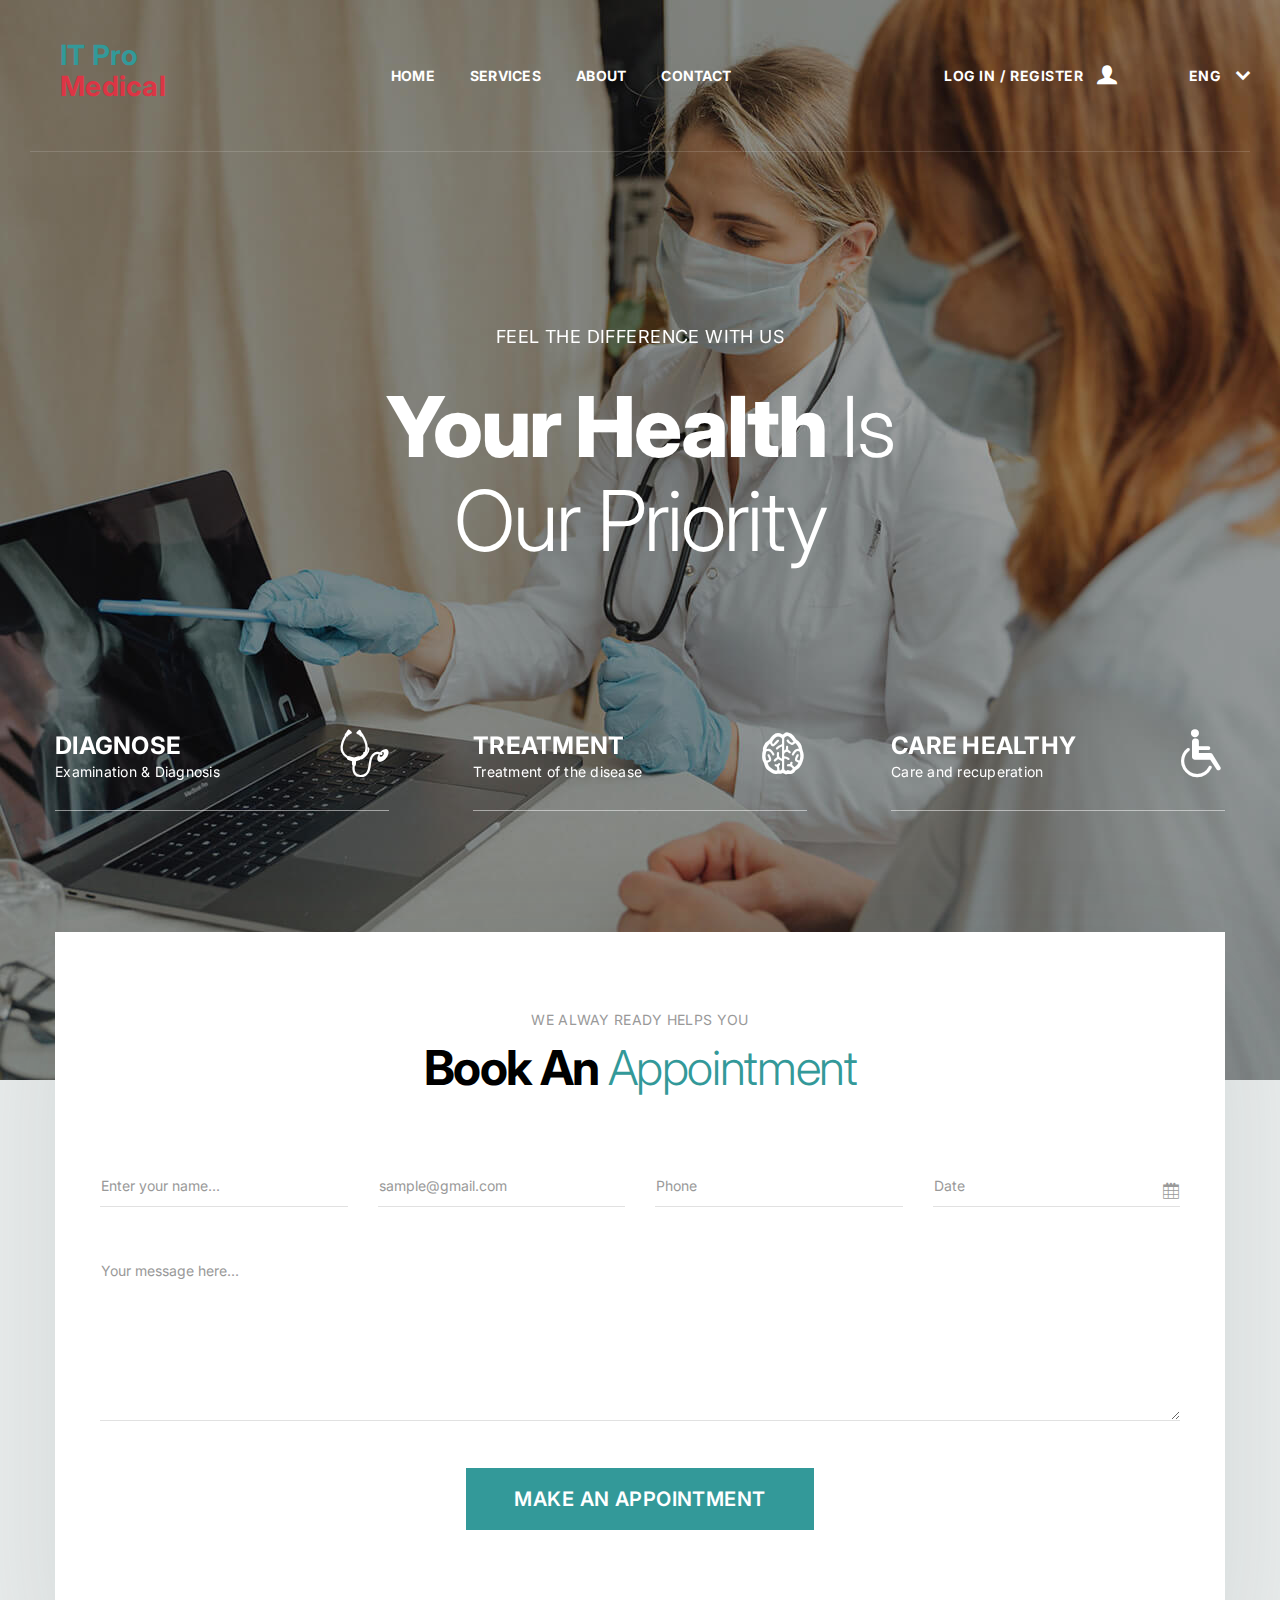
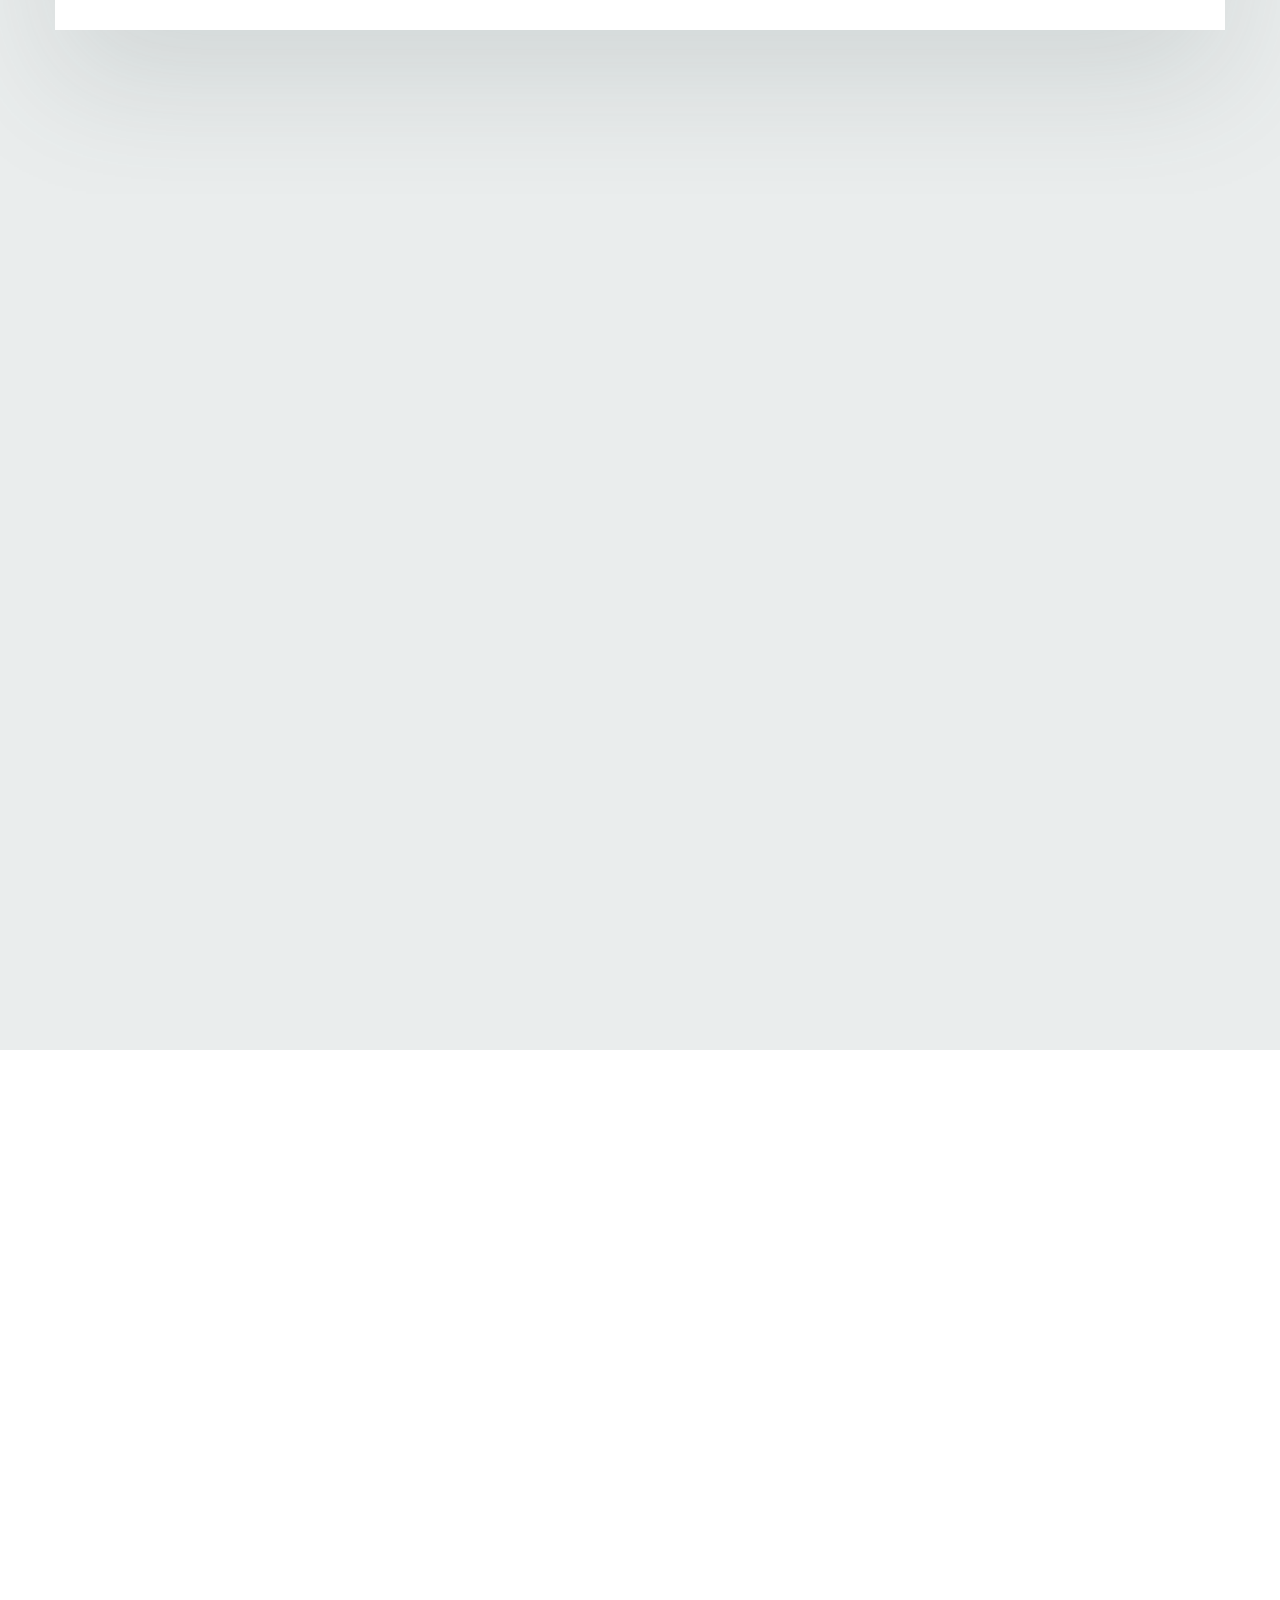
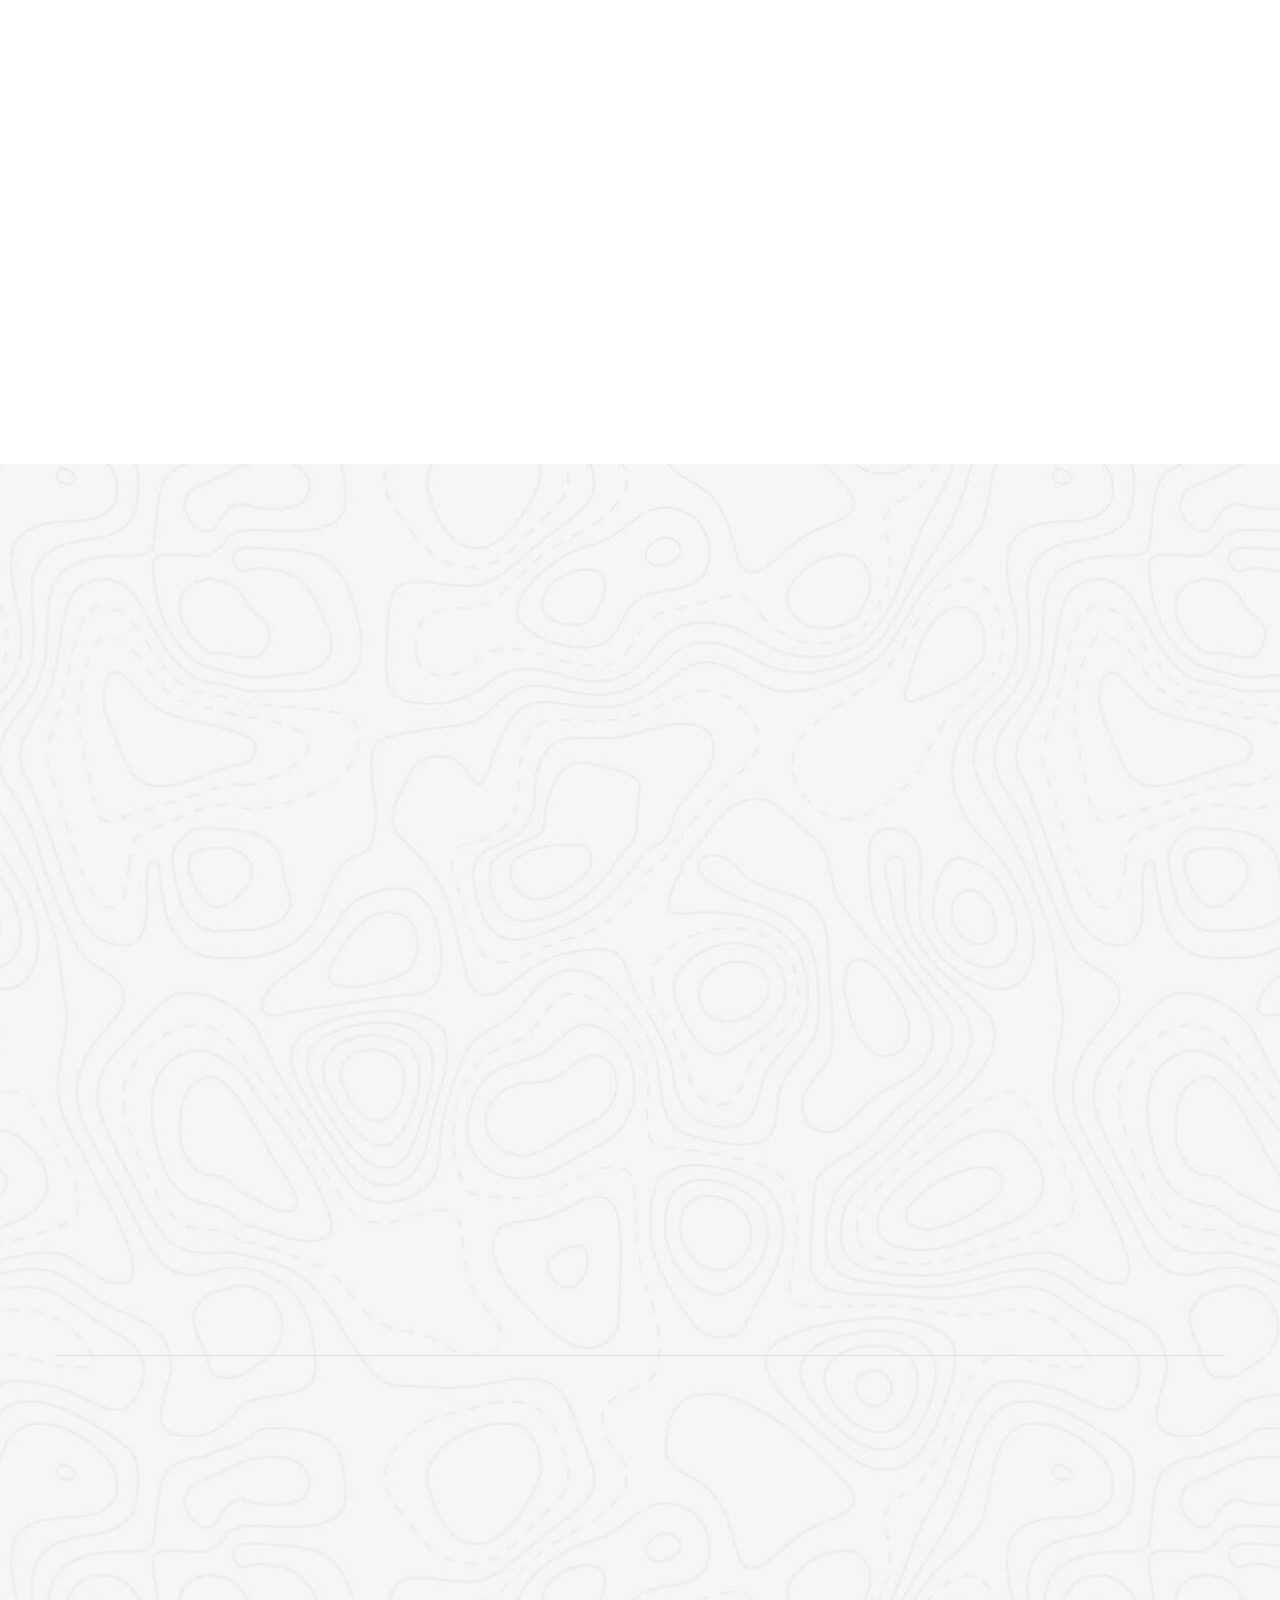
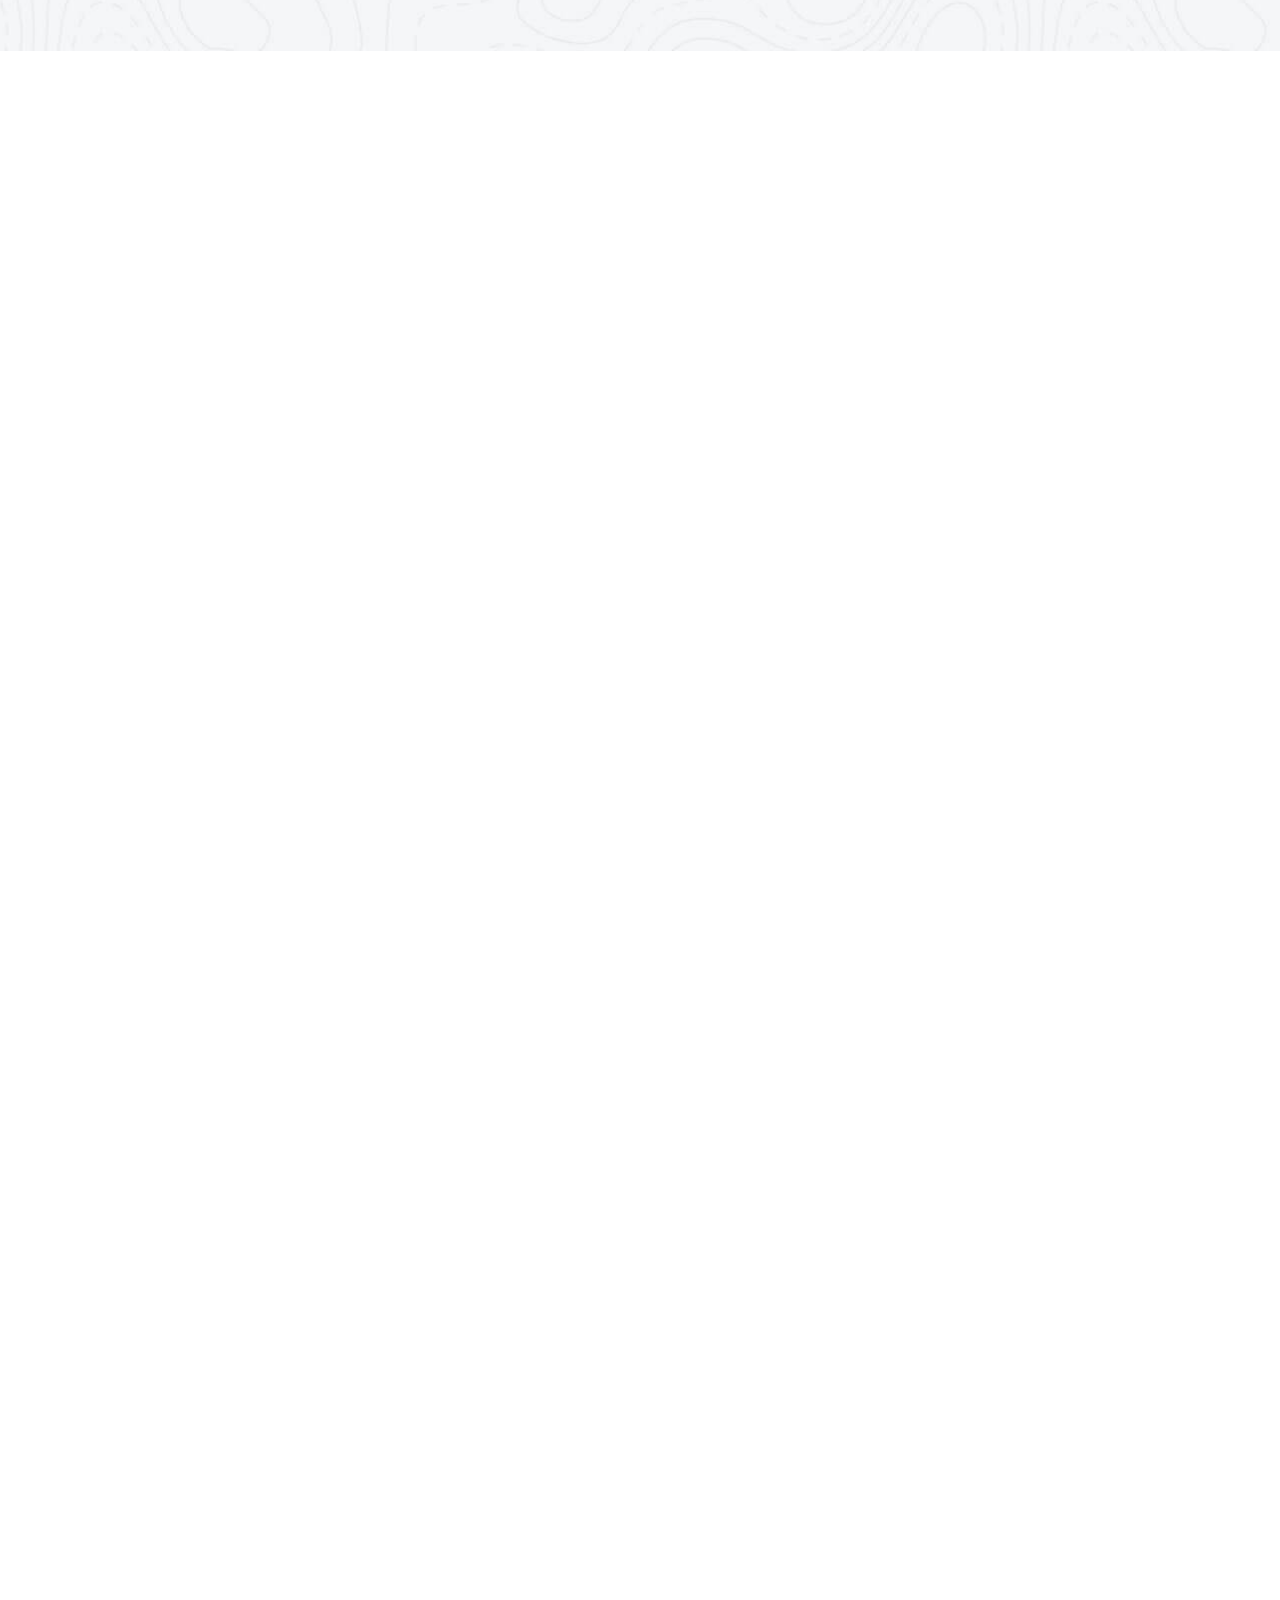
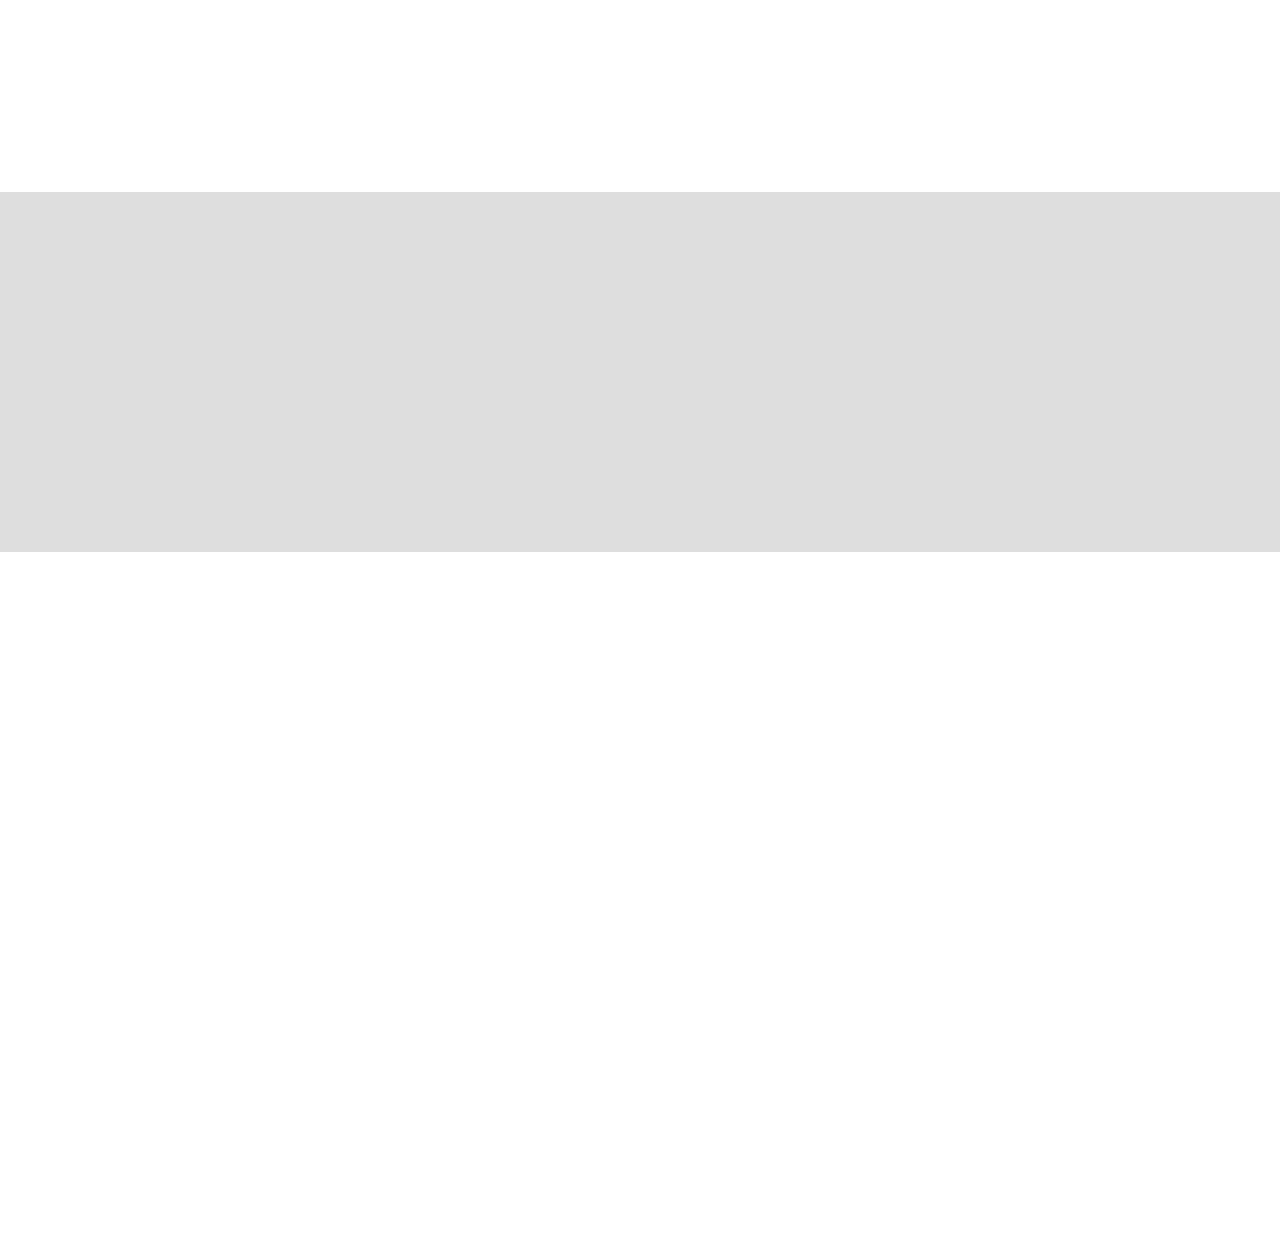
<file: index.html>
<!DOCTYPE html>
<html lang="en">

<head>
  <meta charset="utf-8">
  <meta http-equiv="X-UA-Compatible" content="IE=edge">
  <meta name="viewport" content="width=device-width, initial-scale=1.0" />

  <title>IT Pro – Health & Medical HTML Template</title>
  <meta name="description" content="Mexi Health & Medical Bootstrap 5 Template is a sophisticated website template for your hospital or clinic."/>

  <!--== Favicon ==-->
  <link rel="shortcut icon" href="assets/img/logo.ico" type="image/x-icon" />

  <!--== Main Style CSS ==-->
  <link href="assets/css/style.css" rel="stylesheet" />

</head>

<body>

  <!--wrapper start-->
  <div class="wrapper home-default-wrapper">

    <!--== Start Preloader Content ==-->
    <div class="preloader-wrap">
      <div class="preloader">
        <span class="dot"></span>
        <div class="dots">
          <span></span>
          <span></span>
          <span></span>
        </div>
      </div>
    </div>
    <!--== End Preloader Content ==-->

    <!--== Start Header Wrapper ==-->
    <header class="header-area header-default transparent sticky-header">
      <div class="container">
        <div class="row align-items-center">
          <div class="col-lg-12">
            <div class="header-align">
              <div class="header-logo-area">
                <a href="index.html">
                  <h3 class="text-dark font-weight-bold ml-30"><a href="https://itprouz.uz">IT Pro <span class="text-danger">Medical</span></a></h3>
                </a>
              </div>
              <div class="header-navigation-area">
                <ul class="main-menu nav justify-content-center">
                  <li><a href="index.html">Home</a></li>
                  <li class="has-submenu"><a href="services.html">Services</a>
                    <ul class="submenu-nav">
                      <li><a href="services.html">Services</a></li>
                      <li><a href="service-details.html">Service Details</a></li>
                    </ul>
                  </li>
                  <li><a href="about.html">About</a></li>
                  <li><a href="contact.html">Contact</a></li>
<!--                  <li class="has-submenu"><a href="blog.html">Blog</a>-->
<!--                    <ul class="submenu-nav">-->
<!--                      <li><a href="blog.html">Blog Grid</a></li>-->
<!--                      <li><a href="blog-details.html">Blog Single</a></li>-->
<!--                    </ul>-->
<!--                  </li>-->
                </ul>
              </div>
              <div class="header-action-area">
                <div class="login-reg">
                  <a href="#/">log in</a><span>/</span><a href="#/">register</a> <i class="icon icofont-user-alt-3"></i>
                </div>
                <div class="widget-language">
                  <span class="current">Eng <i class="icon icofont-simple-down"></i></span>
                  <ul>
                    <li><a href="#">Uzb</a></li>
                    <li><a href="#">Eng</a></li>
                    <li><a href="#">Rus</a></li>
                  </ul>
                </div>
                <button class="btn-menu d-lg-none">
                  <span></span>
                  <span></span>
                  <span></span>
                </button>
              </div>
            </div>
          </div>
        </div>
      </div>
    </header>
    <!--== End Header Wrapper ==-->

    <main class="main-content site-wrapper-reveal">
      <!--== Start Hero Area Wrapper ==-->
      <section class="home-slider-area slider-default bg-img" data-bg-img="assets/img/slider/main-slide-01.jpg">
        <div class="container">
          <div class="row">
            <div class="col-lg-12">
              <!-- Start Slide Item -->
              <div class="slider-content-area" data-aos="fade-zoom-in" data-aos-duration="1300">
                <h5>feel the difference with us</h5>
                <h2>Your Health <span>Is Our Priority</span></h2>
              </div>
              <!-- End Slide Item -->
              <div class="swiper-container service-slider-container">
                <div class="swiper-wrapper service-slider service-category">

                  <div class="swiper-slide category-item">
                    <div class="icon">
                      <i class="icofont-stethoscope-alt"></i>
                    </div>
                    <h4>Diagnose</h4>
                    <p>Examination & Diagnosis</p>
                  </div>

                  <div class="swiper-slide category-item">
                    <div class="icon">
                      <i class="icofont-brain-alt"></i>
                    </div>
                    <h4>Treatment</h4>
                    <p>Treatment of the disease</p>
                  </div>

                  <div class="swiper-slide category-item">
                    <div class="icon">
                      <i class="icofont-paralysis-disability"></i>
                    </div>
                    <h4>Care Healthy</h4>
                    <p>Care and recuperation</p>
                  </div>
                </div>
              </div>
            </div>
          </div>
        </div>
      </section>
      <!--== End Hero Area Wrapper ==-->

      <!--== Start Appointment Form Area Wrapper ==-->
      <section class="appointment-area" data-bg-color="#eaeded">
        <div class="appointment-form-style1">
          <div class="container">
            <div class="row">
              <div class="col-lg-12">
                <div class="appointment-form">
                  <div class="section-title">
                    <h5>We Alway Ready Helps you</h5>
                    <h2 class="title">Book An <span>Appointment</span></h2>
                  </div>
                  <form id="contact-form" action="http://whizthemes.com/mail-php/raju/arden/mail.php" method="post">
                    <div class="row">
                      <div class="col-md-3">
                        <div class="form-group">
                          <input class="form-control" type="text" name="con_name" placeholder="Enter your name...">
                        </div>
                      </div>
                      <div class="col-md-3">
                        <div class="form-group">
                          <input class="form-control" type="email" name="con_email" placeholder="sample@gmail.com">
                        </div>
                      </div>
                      <div class="col-md-3">
                        <div class="form-group">
                          <input class="form-control" type="text" name="con_phone" placeholder="Phone">
                        </div>
                      </div>
                      <div class="col-md-3">
                        <div class="form-group datepicker-group">
                          <label for="datepicker" class="form-label icon icofont-calendar"></label>
                          <input class="form-control" id="datepicker" type="text" name="con_date" placeholder="Date">
                        </div>
                      </div>
                      <div class="col-md-12">
                        <div class="form-group mb-0">
                          <textarea name="con_message" rows="7" placeholder="Your message here..."></textarea>
                        </div>
                      </div>
                      <div class="col-md-12">
                        <div class="form-group mb-0">
                          <button class="btn btn-theme" type="submit">Make an appointment</button>
                        </div>
                      </div>
                    </div>
                  </form>
                </div>
                <!-- Message Notification -->
                <div class="form-message"></div>
              </div>
            </div>
          </div>
        </div>
      </section>
      <!--== End Appointment Form Area Wrapper ==-->

      <!--== Start Feature Area Wrapper ==-->
      <section class="feature-area feature-default-area" data-bg-color="#eaeded">
        <div class="container">
          <div class="row">
            <div class="col-lg-12">
              <div class="section-title" data-aos="fade-up" data-aos-duration="1100">
                <h5>Why Choose IT Pro Medical</h5>
                <h2 class="title">The Best <span>For Your Health</span></h2>
              </div>
            </div>
          </div>
          <div class="row">
            <div class="col-lg-12 col-xl-8">
              <div class="row icon-box-style1" data-aos="fade-up" data-aos-duration="1100">
                <div class="col-md-6">
                  <div class="icon-box-item">
                    <div class="icon">
                      <i class="icofont-prescription"></i>
                    </div>
                    <div class="content">
                      <h5 class="title">Medical Counseling</h5>
                      <p>Lorem ipsum dolor sit amet, consect adipisicing elit vero. Donec ultri sollicitudin lacus</p>
                    </div>
                  </div>
                </div>
                <div class="col-md-6">
                  <div class="icon-box-item">
                    <div class="icon">
                      <i class="icofont-doctor-alt"></i>
                    </div>
                    <div class="content">
                      <h5 class="title">Top Level Doctors</h5>
                      <p>Lorem ipsum dolor sit amet, consect adipisicing elit vero. Donec ultri sollicitudin lacus</p>
                    </div>
                  </div>
                </div>
                <div class="col-md-6">
                  <div class="icon-box-item">
                    <div class="icon">
                      <i class="icofont-microscope"></i>
                    </div>
                    <div class="content">
                      <h5 class="title">Medical Facilites</h5>
                      <p>Lorem ipsum dolor sit amet, consect adipisicing elit vero. Donec ultri sollicitudin lacus</p>
                    </div>
                  </div>
                </div>
                <div class="col-md-6">
                  <div class="icon-box-item">
                    <div class="icon">
                      <i class="icofont-ambulance-cross"></i>
                    </div>
                    <div class="content">
                      <h5 class="title">24 Hours Services</h5>
                      <p>Lorem ipsum dolor sit amet, consect adipisicing elit vero. Donec ultri sollicitudin lacus</p>
                    </div>
                  </div>
                </div>
                <div class="col-md-6">
                  <div class="icon-box-item">
                    <div class="icon">
                      <i class="icofont-blood"></i>
                    </div>
                    <div class="content">
                      <h5 class="title">Personal Services</h5>
                      <p>Lorem ipsum dolor sit amet, consect adipisicing elit vero. Donec ultri sollicitudin lacus</p>
                    </div>
                  </div>
                </div>
                <div class="col-md-6">
                  <div class="icon-box-item">
                    <div class="icon">
                      <i class="icofont-paralysis-disability"></i>
                    </div>
                    <div class="content">
                      <h5 class="title">Dedicated Patient Care</h5>
                      <p>Lorem ipsum dolor sit amet, consect adipisicing elit vero. Donec ultri sollicitudin lacus</p>
                    </div>
                  </div>
                </div>
              </div>
            </div>
          </div>
        </div>
        <div class="thumb" data-aos="fade-left" data-aos-duration="1500">
          <img src="assets/img/photos/doctor-01.png" alt="Mexi-Image">
        </div>
      </section>
      <!--== End Feature Area Wrapper ==-->

      <!--== Start Team Area Wrapper ==-->
      <section class="team-area team-default-area">
        <div class="container">
          <div class="row">
            <div class="col-lg-12">
              <div class="section-title text-center" data-aos="fade-up" data-aos-duration="1000">
                <h5>Meet Our Docots</h5>
                <h2 class="title">Professional & <span>Enthusiastic</span></h2>
              </div>
            </div>
          </div>
          <div class="row">
            <div class="col-lg-12">
              <div class="swiper-container team-slider-container" data-aos="fade-up" data-aos-duration="1300">
                <div class="swiper-wrapper team-slider">
                  <!--== Start Team Item ==-->
                  <div class="swiper-slide team-member">
                    <div class="thumb">
                      <img src="assets/img/team/01.jpg" alt="Mexi-HasTech">
                    </div>
                    <div class="content">
                      <div class="member-info">
                        <h4 class="name">Dr. Helen Willmore</h4>
                        <p>Lorem ipsum dolor sit amet, consectetur adipiscing elit. Sed ut sapi euismod, auctor orci ut.
                        </p>
                        <a href="#/" class="btn-link">Read More</a>
                      </div>
                    </div>
                  </div>
                  <!--== End Team Item ==-->

                  <!--== Start Team Item ==-->
                  <div class="swiper-slide team-member">
                    <div class="thumb">
                      <img src="assets/img/team/02.jpg" alt="Mexi-HasTech">
                    </div>
                    <div class="content">
                      <div class="member-info">
                        <h4 class="name">Dr. Robert David</h4>
                        <p>Lorem ipsum dolor sit amet, consectetur adipiscing elit. Sed ut sapi euismod, auctor orci ut.
                        </p>
                        <a href="#/" class="btn-link">Read More</a>
                      </div>
                    </div>
                  </div>
                  <!--== End Team Item ==-->

                  <!--== Start Team Item ==-->
                  <div class="swiper-slide team-member">
                    <div class="thumb">
                      <img src="assets/img/team/03.jpg" alt="Mexi-HasTech">
                    </div>
                    <div class="content">
                      <div class="member-info">
                        <h4 class="name">Dr. Kristina Castle</h4>
                        <p>Lorem ipsum dolor sit amet, consectetur adipiscing elit. Sed ut sapi euismod, auctor orci ut.
                        </p>
                        <a href="#/" class="btn-link">Read More</a>
                      </div>
                    </div>
                  </div>
                  <!--== End Team Item ==-->
                </div>
                <!-- Add Pagination -->
                <div class="swiper-pagination"></div>
              </div>
            </div>
          </div>
        </div>
      </section>
      <!--== End Team Area Wrapper ==-->

      <!--== Start Testimonial Area Wrapper ==-->
      <section class="testimonial-area testimonial-default-area bg-img"
        data-bg-img="assets/img/photos/testimonial-bg1.jpg">
        <div class="container">
          <div class="row">
            <div class="col-lg-12">
              <div class="section-title text-center" data-aos="fade-up" data-aos-duration="1000">
                <h5>Testimonial</h5>
                <h2 class="title">Trusted <span>From Clients</span></h2>
              </div>
            </div>
          </div>
          <div class="row">
            <div class="col-lg-12">
              <div class="swiper-container testimonial-slider-container" data-aos="fade-up" data-aos-duration="1100">
                <div class="swiper-wrapper testimonial-slider">
                  <!--== Start Testimonial Item ==-->
                  <div class="swiper-slide testimonial-item">
                    <div class="thumb">
                      <img src="assets/img/testimonial/01.jpg" alt="Image">
                    </div>
                    <div class="client-content">
                      <p>“It’s been an absolute pleasure to work with Mexi, <br>their response to our brief exceeded
                        expectations and the execution was efficient, professional and very reassuring. I’d fully
                        recommend theme.”</p>
                    </div>
                    <div class="client-info">
                      <div class="desc">
                        <h4 class="name">Steven Gerrard</h4>
                        <p class="client-location">Golden Lotus Apartment, Brooklyn, USA</p>
                      </div>
                    </div>
                  </div>
                  <!--== End Testimonial Item ==-->
                  <!--== Start Testimonial Item ==-->
                  <div class="swiper-slide testimonial-item">
                    <div class="thumb">
                      <img src="assets/img/testimonial/02.jpg" alt="Image">
                    </div>
                    <div class="client-content">
                      <p>“It’s been an absolute pleasure to work with Mexi, <br>their response to our brief exceeded
                        expectations and the execution was efficient, professional and very reassuring. I’d fully
                        recommend theme.”</p>
                    </div>
                    <div class="client-info">
                      <div class="desc">
                        <h4 class="name">Kristina Castle</h4>
                        <p class="client-location">Golden Lotus Apartment, HasTech, BNA</p>
                      </div>
                    </div>
                  </div>
                  <!--== End Testimonial Item ==-->
                </div>
                <!-- Add Arrows -->
                <div class="swiper-button-next"></div>
                <div class="swiper-button-prev"></div>
              </div>
            </div>
          </div>
          <div class="row">
            <div class="col-lg-12">
              <div class="brand-logo-area brand-logo-default-area">
                <div class="swiper-container brand-logo-slider-container" data-aos="fade-up" data-aos-duration="1200">
                  <div class="swiper-wrapper brand-logo-slider">
                    <div class="swiper-slide brand-logo-item">
                      <a href="#/"><img src="assets/img/brand-logo/01.png" alt="Mexi-Brand-Logo"></a>
                    </div>
                    <div class="swiper-slide brand-logo-item">
                      <a href="#/"><img src="assets/img/brand-logo/02.png" alt="Mexi-Brand-Logo"></a>
                    </div>
                    <div class="swiper-slide brand-logo-item">
                      <a href="#/"><img src="assets/img/brand-logo/03.png" alt="Mexi-Brand-Logo"></a>
                    </div>
                    <div class="swiper-slide brand-logo-item">
                      <a href="#/"><img src="assets/img/brand-logo/04.png" alt="Mexi-Brand-Logo"></a>
                    </div>
                    <div class="swiper-slide brand-logo-item">
                      <a href="#/"><img src="assets/img/brand-logo/05.png" alt="Mexi-Brand-Logo"></a>
                    </div>
                  </div>
                </div>
              </div>
            </div>
          </div>
        </div>
      </section>
      <!--== End Testimonial Area Wrapper ==-->

      <!--== Start Pricing Area Wrapper ==-->
      <section class="pricing-area pricing-default-area">
        <div class="container">
          <div class="row">
            <div class="col-lg-12">
              <div class="section-title text-center" data-aos="fade-up" data-aos-duration="1000">
                <h5>Pricing List</h5>
                <h2 class="title">Protect <span>With Health Care Card</span></h2>
              </div>
            </div>
          </div>
          <div class="row row-gutter-0 pricing-items-style1" data-aos="fade-up" data-aos-duration="1100">
            <div class="col-sm-6 col-md-6 col-lg-3">
              <div class="pricing-item item-one">
                <div class="pricing-title">
                  <h5>Trial</h5>
                </div>
                <div class="pricing-amount">
                  <h2><sup>$</sup>5</h2>
                  <span class="period">/ month</span>
                </div>
                <div class="pricing-content">
                  <p class="desc">Free with 14 days trial, then you can choose plan</p>
                  <ul class="pricing-list">
                    <li><i class="icofont-check-circled"></i> 1 Cleaner</li>
                    <li><i class="icofont-check-circled"></i> Floor Cleaning</li>
                    <li><i class="icofont-check-circled"></i> 2 Rooms</li>
                  </ul>
                </div>
                <div class="pricing-footer">
                  <a class="btn-theme btn-border" href="#/">Get Started Now</a>
                </div>
              </div>
            </div>
            <div class="col-sm-6 col-md-6 col-lg-3">
              <div class="pricing-item item-two">
                <div class="pricing-title">
                  <h5>Standard</h5>
                </div>
                <div class="pricing-amount">
                  <h2><sup>$</sup>29</h2>
                  <span class="period">/ month</span>
                </div>
                <div class="pricing-content">
                  <p class="desc">Free with 14 days trial, then you can choose plan</p>
                  <ul class="pricing-list">
                    <li><i class="icofont-check-circled"></i> 3 Cleaners</li>
                    <li><i class="icofont-check-circled"></i> All House Cleaning</li>
                    <li><i class="icofont-check-circled"></i> All Rooms</li>
                    <li><i class="icofont-check-circled"></i> Equipment Cleaning</li>
                  </ul>
                </div>
                <div class="pricing-footer">
                  <a class="btn-theme btn-border active" href="#/">Get Started Now</a>
                </div>
              </div>
            </div>
            <div class="col-sm-6 col-md-6 col-lg-3">
              <div class="pricing-item item-three">
                <div class="pricing-title">
                  <h5>premium</h5>
                </div>
                <div class="pricing-amount">
                  <h2><sup>$</sup>59</h2>
                  <span class="period">/ month</span>
                </div>
                <div class="pricing-content">
                  <p class="desc">Free with 14 days trial, then you can choose plan</p>
                  <ul class="pricing-list">
                    <li><i class="icofont-check-circled"></i> 2 Cleaners</li>
                    <li><i class="icofont-check-circled"></i> Normal Clean</li>
                    <li><i class="icofont-check-circled"></i> 3 Rooms</li>
                  </ul>
                </div>
                <div class="pricing-footer">
                  <a class="btn-theme btn-border" href="#/">Get Started Now</a>
                </div>
              </div>
            </div>
            <div class="col-sm-6 col-md-6 col-lg-3">
              <div class="pricing-item item-four">
                <div class="pricing-title">
                  <h5>Ultimate</h5>
                </div>
                <div class="pricing-amount">
                  <h2><sup>$</sup>99</h2>
                  <span class="period">/ month</span>
                </div>
                <div class="pricing-content">
                  <p class="desc">Free with 14 days trial, then you can choose plan</p>
                  <ul class="pricing-list">
                    <li><i class="icofont-check-circled"></i> 5 Cleaners</li>
                    <li><i class="icofont-check-circled"></i> All Office Cleaning</li>
                    <li><i class="icofont-check-circled"></i> All Rooms</li>
                    <li><i class="icofont-check-circled"></i> Equipments Cleaning</li>
                    <li><i class="icofont-check-circled"></i> Exterior Glasses</li>
                  </ul>
                </div>
                <div class="pricing-footer">
                  <a class="btn-theme btn-border" href="#/">Get Started Now</a>
                </div>
              </div>
            </div>
          </div>
        </div>
      </section>
      <!--== End Pricing Area Wrapper ==-->

      <!--== Start Blog Area Wrapper ==-->
      <section class="blog-area blog-default-area">
        <div class="container">
          <div class="row">
            <div class="col-lg-6">
              <div class="section-title" data-aos="fade-up" data-aos-duration="1000">
                <h2 class="title">Tips & <span>Tricks</span></h2>
              </div>
              <div class="post-items-style1" data-aos="fade-up" data-aos-duration="1100">
                <!--== Start Blog Post Item ==-->
                <div class="post-item">
                  <div class="thumb">
                    <a href="blog-details.html"><img src="assets/img/blog/01.jpg" alt="Mexi-Blog"></a>
                  </div>
                  <div class="content">
                    <h4 class="title">
                      <a href="blog-details.html">How to cleaning exterior glasses secure & bright?</a>
                    </h4>
                    <div class="meta">Sep 17th, 2020 by <a class="author" href="blog.html">Admin</a>
                    </div>
                  </div>
                </div>
                <!--== End Blog Post Item ==-->

                <!--== Start Blog Post Item ==-->
                <div class="post-item">
                  <div class="thumb">
                    <a href="blog-details.html"><img src="assets/img/blog/02.jpg" alt="Mexi-Blog"></a>
                  </div>
                  <div class="content">
                    <h4 class="title">
                      <a href="blog-details.html">Your building look alway modern and shiny more with Clenora</a>
                    </h4>
                    <div class="meta">Sep 17th, 2020 by <a class="author" href="blog.html">Admin</a>
                    </div>
                  </div>
                </div>
                <!--== End Blog Post Item ==-->

                <!--== Start Blog Post Item ==-->
                <div class="post-item">
                  <div class="thumb">
                    <a href="blog-details.html"><img src="assets/img/blog/03.jpg" alt="Mexi-Blog"></a>
                  </div>
                  <div class="content">
                    <h4 class="title">
                      <a href="blog-details.html">Notes when vacuuming in <br>the house</a>
                    </h4>
                    <div class="meta">Sep 17th, 2020 by <a class="author" href="blog.html">Admin</a>
                    </div>
                  </div>
                </div>
                <!--== End Blog Post Item ==-->
              </div>
            </div>
            <div class="col-lg-6">
              <div class="section-title mt-md-70" data-aos="fade-up" data-aos-duration="1000">
                <h2 class="title">FAQs</h2>
              </div>
              <div class="accordian-content" data-aos="fade-up" data-aos-duration="1100">
                <div class="accordion accordion-style2 no-bg" id="accordionStyle">
                  <div class="accordion-item">
                    <div class="accordion-header" id="headingOne">
                      <button class="accordion-button" type="button" data-bs-toggle="collapse"
                        data-bs-target="#collapseOne" aria-expanded="true" aria-controls="collapseOne">
                        Can I Get A Divorce Without A Consultant?
                        <i class="icon icon-plus icofont-thin-down"></i>
                        <i class="icon icon-minus icofont-close-line"></i>
                      </button>
                    </div>
                    <div id="collapseOne" class="accordion-collapse collapse show" aria-labelledby="headingOne"
                      data-bs-parent="#accordionStyle">
                      <div class="accordion-body">
                        Lorem ipsum dolor sit amet, consectetur adipiscing elit. Curabitur consectetur elit lacinia
                        ornare. In volutpat rutrum molestie. Vivamus efficitur orci, ac gravida eros bibendum non.
                        Nullam auctor varius fer vestibulum ante ipsum primis in faucibus orci luctus et ultrices.
                      </div>
                    </div>
                  </div>
                  <div class="accordion-item">
                    <div class="accordion-header" id="headingTwo">
                      <button class="accordion-button collapsed" type="button" data-bs-toggle="collapse"
                        data-bs-target="#collapseTwo" aria-expanded="false" aria-controls="collapseTwo">
                        I Have A Technical Problem Or Support Issue I Need Resolved, Who Do I Email?
                        <i class="icon icon-plus icofont-thin-down"></i>
                        <i class="icon icon-minus icofont-close-line"></i>
                      </button>
                    </div>
                    <div id="collapseTwo" class="accordion-collapse collapse" aria-labelledby="headingTwo"
                      data-bs-parent="#accordionStyle">
                      <div class="accordion-body">
                        Lorem ipsum dolor sit amet, consectetur adipiscing elit. Curabitur consectetur elit lacinia
                        ornare. In volutpat rutrum molestie. Vivamus efficitur orci, ac gravida eros bibendum non.
                        Nullam auctor varius fer vestibulum ante ipsum primis in faucibus orci luctus et ultrices.
                      </div>
                    </div>
                  </div>
                  <div class="accordion-item">
                    <div class="accordion-header" id="headingThree">
                      <button class="accordion-button collapsed" type="button" data-bs-toggle="collapse"
                        data-bs-target="#collapseThree" aria-expanded="false" aria-controls="collapseThree">
                        What Other Services Are You Compatible With?
                        <i class="icon icon-plus icofont-thin-down"></i>
                        <i class="icon icon-minus icofont-close-line"></i>
                      </button>
                    </div>
                    <div id="collapseThree" class="accordion-collapse collapse" aria-labelledby="headingThree"
                      data-bs-parent="#accordionStyle">
                      <div class="accordion-body">
                        Lorem ipsum dolor sit amet, consectetur adipiscing elit. Curabitur consectetur elit lacinia
                        ornare. In volutpat rutrum molestie. Vivamus efficitur orci, ac gravida eros bibendum non.
                        Nullam auctor varius fer vestibulum ante ipsum primis in faucibus orci luctus et ultrices.
                      </div>
                    </div>
                  </div>
                  <div class="accordion-item">
                    <div class="accordion-header" id="headingFour">
                      <button class="accordion-button collapsed" type="button" data-bs-toggle="collapse"
                        data-bs-target="#collapseFour" aria-expanded="false" aria-controls="collapseFour">
                        Are You Hiring?
                        <i class="icon icon-plus icofont-thin-down"></i>
                        <i class="icon icon-minus icofont-close-line"></i>
                      </button>
                    </div>
                    <div id="collapseFour" class="accordion-collapse collapse" aria-labelledby="headingFour"
                      data-bs-parent="#accordionStyle">
                      <div class="accordion-body">
                        Lorem ipsum dolor sit amet, consectetur adipiscing elit. Curabitur consectetur elit lacinia
                        ornare. In volutpat rutrum molestie. Vivamus efficitur orci, ac gravida eros bibendum non.
                        Nullam auctor varius fer vestibulum ante ipsum primis in faucibus orci luctus et ultrices.
                      </div>
                    </div>
                  </div>
                </div>
                <a class="btn-line" href="#/">View All Questions</a>
              </div>
            </div>
          </div>
        </div>
      </section>
      <!--== End Blog Area Wrapper ==-->

      <!--== Start Map Area Wrapper ==-->
      <div class="map-area">
        <iframe
          src="https://www.google.com/maps/embed?pb=!1m18!1m12!1m3!1d3151.8402891185374!2d144.95373631590425!3d-37.81720974201477!2m3!1f0!2f0!3f0!3m2!1i1024!2i768!4f13.1!3m3!1m2!1s0x6ad65d4c2b349649%3A0xb6899234e561db11!2sEnvato!5e0!3m2!1sen!2ssg!4v1607294780661!5m2!1sen!2ssg"></iframe>
      </div>
      <!--== End Map Area Wrapper ==-->
    </main>

    <!--== Start Footer Area Wrapper ==-->
    <footer class="footer-area reveal-footer">
      <div class="container">
        <div class="row">
          <div class="col-sm-6 col-md-5 col-lg-4 col-xl-3">
            <div class="widget-item">
              <div class="about-widget">
                <a class="footer-logo" href="index.html">
                 <h3 class="text-dark font-weight-bold ml-30"><a href="https://itprouz.uz">IT Pro <span class="text-danger">Medical</span></a></h3>
                </a>
                <p class="mb-0">Sed elit quam, iaculis sed semper sit amet udin vitae nibh at magna akal semperFusce.
                </p>
                <ul class="widget-contact-info">
                  <li class="info-address"><i class="icofont-location-pin"></i>Uzbekiston , Toshkent sh</li>
                  <li class="info-mail"><i class="icofont-email"></i><a
                      href="mailto://ITprocontactt@gmail.com">ITprocontactt@gmail.com</a></li>
                  <li class="info-phone"><i class="icofont-ui-call"></i><a href="tel://+998 99 770 73 75">+998 99 770 73 75</a></li>
                </ul>
              </div>
            </div>
          </div>
          <div class="col-sm-6 col-md-6 offset-md-1 col-lg-3 offset-lg-0 col-xl-3 d-lg-none d-xl-block">
            <div class="widget-item d-inline-block">
              <h4 class="widget-title line-bottom">Popular Tags</h4>
              <div class="widget-tags">
                <ul>
                  <li><a href="#/">Amazing</a></li>
                  <li><a href="#/">Envato</a></li>
                  <li><a href="#/">Themes</a></li>
                  <li><a href="#/">Clean</a></li>
                  <li><a href="#/">Wordpress</a></li>
                  <li><a href="#/">Creative</a></li>
                  <li><a href="#/">Mutilpurpose</a></li>
                  <li><a href="#/">Retina Ready</a></li>
                  <li><a href="#/">Twitter</a></li>
                  <li><a href="#/">Responsive</a></li>
                </ul>
              </div>
            </div>
          </div>
          <div class="col-sm-6 col-md-5 col-lg-4 col-xl-3">
            <div class="widget-item">
              <h4 class="widget-title line-bottom">Recent Posts</h4>
              <nav class="widget-posts">
                <ul class="posts-item">
                  <li><a href="about.html"><i class="icon icofont-rounded-double-right"></i>Lorem Ispum dolor sit
                      amet putilor</a></li>
                  <li><a href="about.html"><i class="icon icofont-rounded-double-right"></i>Medical is all about
                      quality.</a></li>
                  <li><a href="about.html"><i class="icon icofont-rounded-double-right"></i>Is your website user
                      friendly ?</a></li>
                  <li><a href="about.html"><i class="icon icofont-rounded-double-right"></i>Ai offer weekly
                      updates & more.</a></li>
                  <li><a href="about.html"><i class="icon icofont-rounded-double-right"></i>Customer should love
                      your web.</a></li>
                  <li><a href="about.html"><i class="icon icofont-rounded-double-right"></i>Your site smooth and
                      stunning.</a></li>
                </ul>
              </nav>
            </div>
          </div>
          <div class="col-sm-6 col-md-6 offset-md-1 col-lg-4 offset-lg-0 col-xl-3">
            <div class="widget-item">
              <h4 class="widget-title line-bottom">Newsletter</h4>
              <div class="widget-newsletter">
                <p>Sign up for our mailing list to get latest updates and offers.</p>
                <form class="newsletter-form input-btn-group">
                  <input class="form-control" type="text" placeholder="Enter your email">
                  <button class="btn btn-theme" type="button"><i class="icofont-long-arrow-right"></i></button>
                </form>
              </div>
              <div class="widget-social-icons">
                <a href="https://t.me/IT_PRO_ROBOT"><i class="icofont-telegram"></i></a>
                <a href="https://instagram.com/it__pro"><i class="icofont-instagram"></i></a>
                <a href="https://youtube.com/channel/UCy5iPj3kDkZGWGqlgGkzoIw"><i class="icofont-youtube"></i></a>
              </div>
            </div>
          </div>
        </div>
      </div>
      <div class="footer-bottom">
        <div class="container">
          <div class="row text-center">
            <div class="col-sm-12">
              <div class="widget-copyright">
                <p>© 2021 <span>IT Pro</span>. Made with <i class="icofont-heart-alt"></i> by <a href="https://itprouz.uz" target="_blank">IT Pro</a></p>
              </div>
            </div>
          </div>
        </div>
      </div>
    </footer>
    <!--== End Footer Area Wrapper ==-->

    <!--== Scroll Top Button ==-->
    <div class="scroll-to-top"><span class="icofont-rounded-up"></span></div>

    <!--== Start Side Menu ==-->
    <aside class="off-canvas-wrapper">
      <div class="off-canvas-inner">
        <div class="off-canvas-overlay"></div>
        <!-- Start Off Canvas Content Wrapper -->
        <div class="off-canvas-content">
          <!-- Off Canvas Header -->
          <div class="off-canvas-header">
            <div class="logo-area">
              <a href="index.html"><img src="assets/img/logo.png" alt="Logo" /></a>
            </div>
            <div class="close-action">
              <button class="btn-close"><i class="lnr lnr-cross"></i></button>
            </div>
          </div>

          <div class="off-canvas-item">
            <!-- Start Mobile Menu Wrapper -->
            <div class="res-mobile-menu">
              <!-- Note Content Auto Generate By Jquery From Main Menu -->
            </div>
            <!-- End Mobile Menu Wrapper -->
          </div>
          <!-- Off Canvas Footer -->
          <div class="off-canvas-footer"></div>
        </div>
        <!-- End Off Canvas Content Wrapper -->
      </div>
    </aside>
    <!--== End Side Menu ==-->
  </div>

  <!--=======================Javascript============================-->

  <!--=== Modernizr Min Js ===-->
  <script src="assets/js/modernizr.js"></script>
  <!--=== jQuery Min Js ===-->
  <script src="assets/js/jquery-main.js"></script>
  <!--=== jQuery Migration Min Js ===-->
  <script src="assets/js/jquery-migrate.js"></script>
  <!--=== Popper Min Js ===-->
  <script src="assets/js/popper.min.js"></script>
  <!--=== Bootstrap Min Js ===-->
  <script src="assets/js/bootstrap.min.js"></script>
  <!--=== jquery UI Min Js ===-->
  <script src="assets/js/jquery-ui.min.js"></script>
  <!--=== Plugin Collection Js ===-->
  <script src="assets/js/plugincollection.js"></script>


  <!--=== Custom Js ===-->
  <script src="assets/js/custom.js"></script>

</body>

</html>
</file>
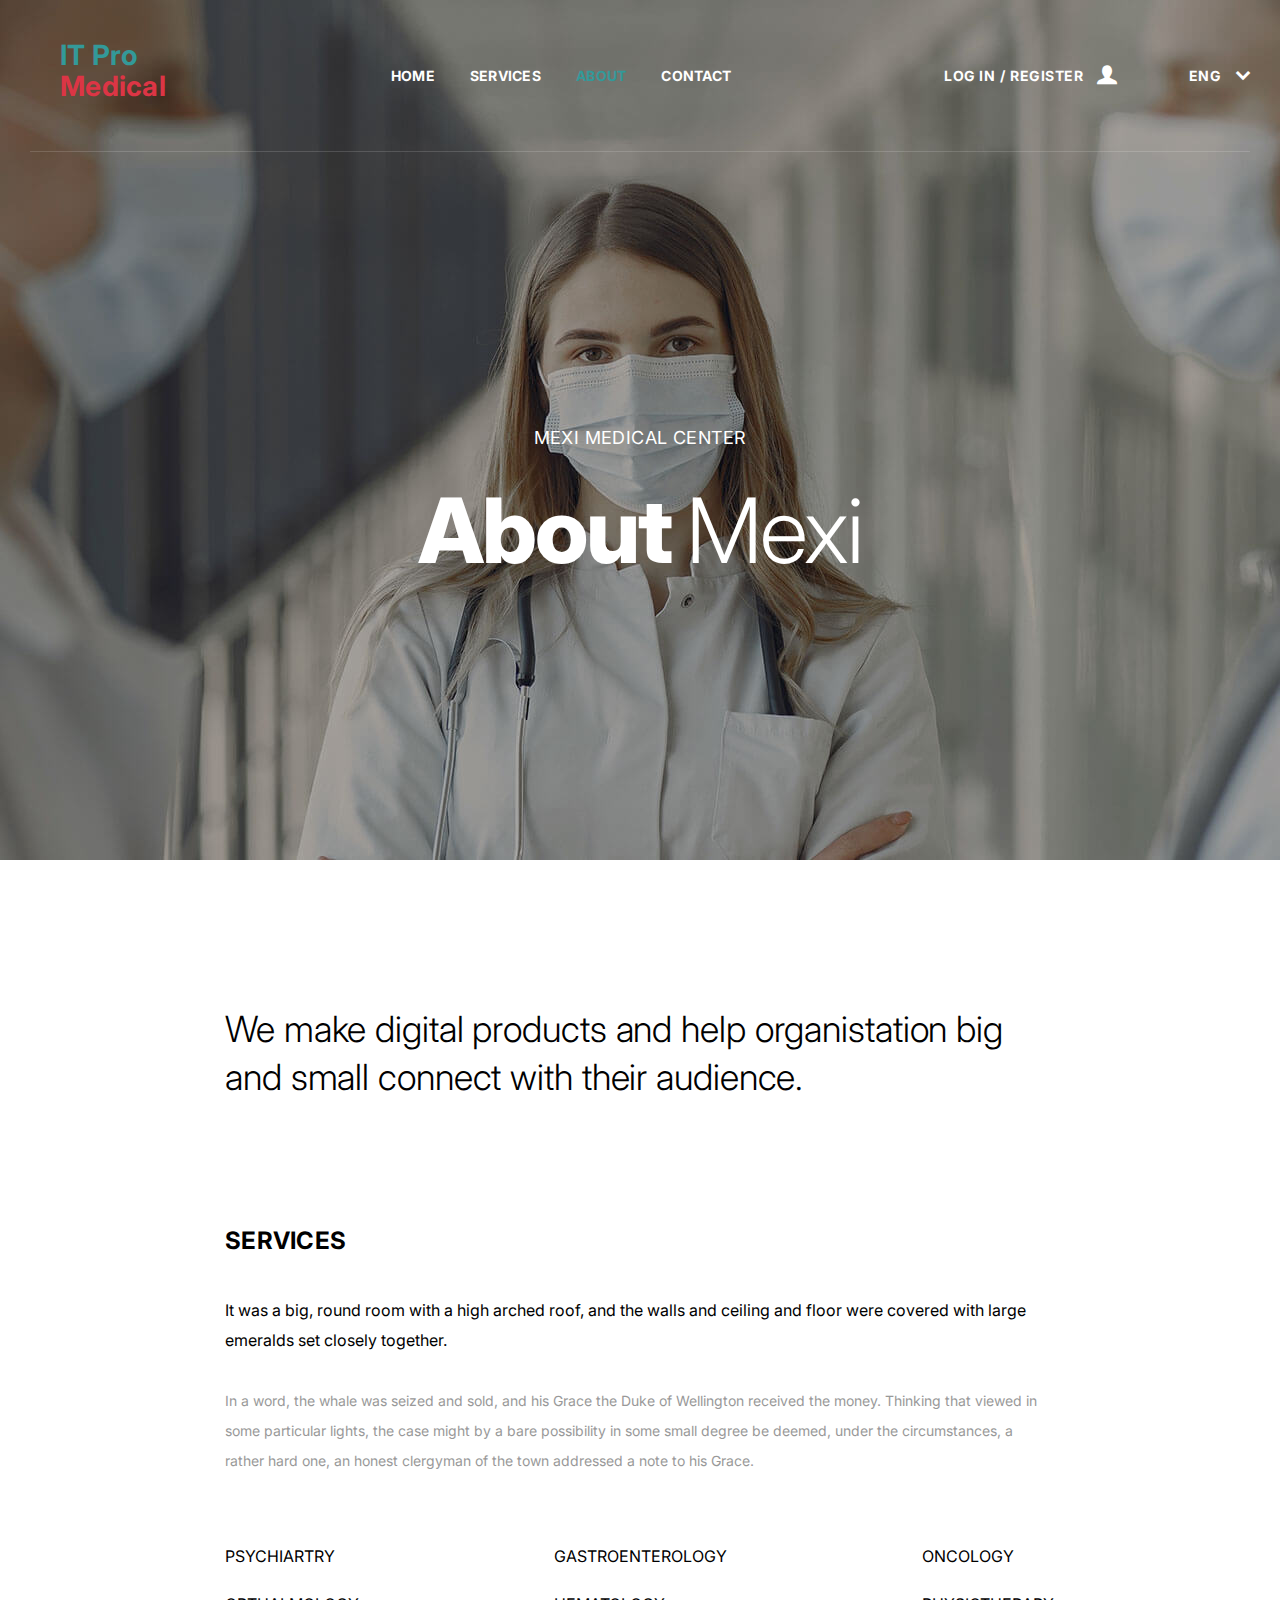
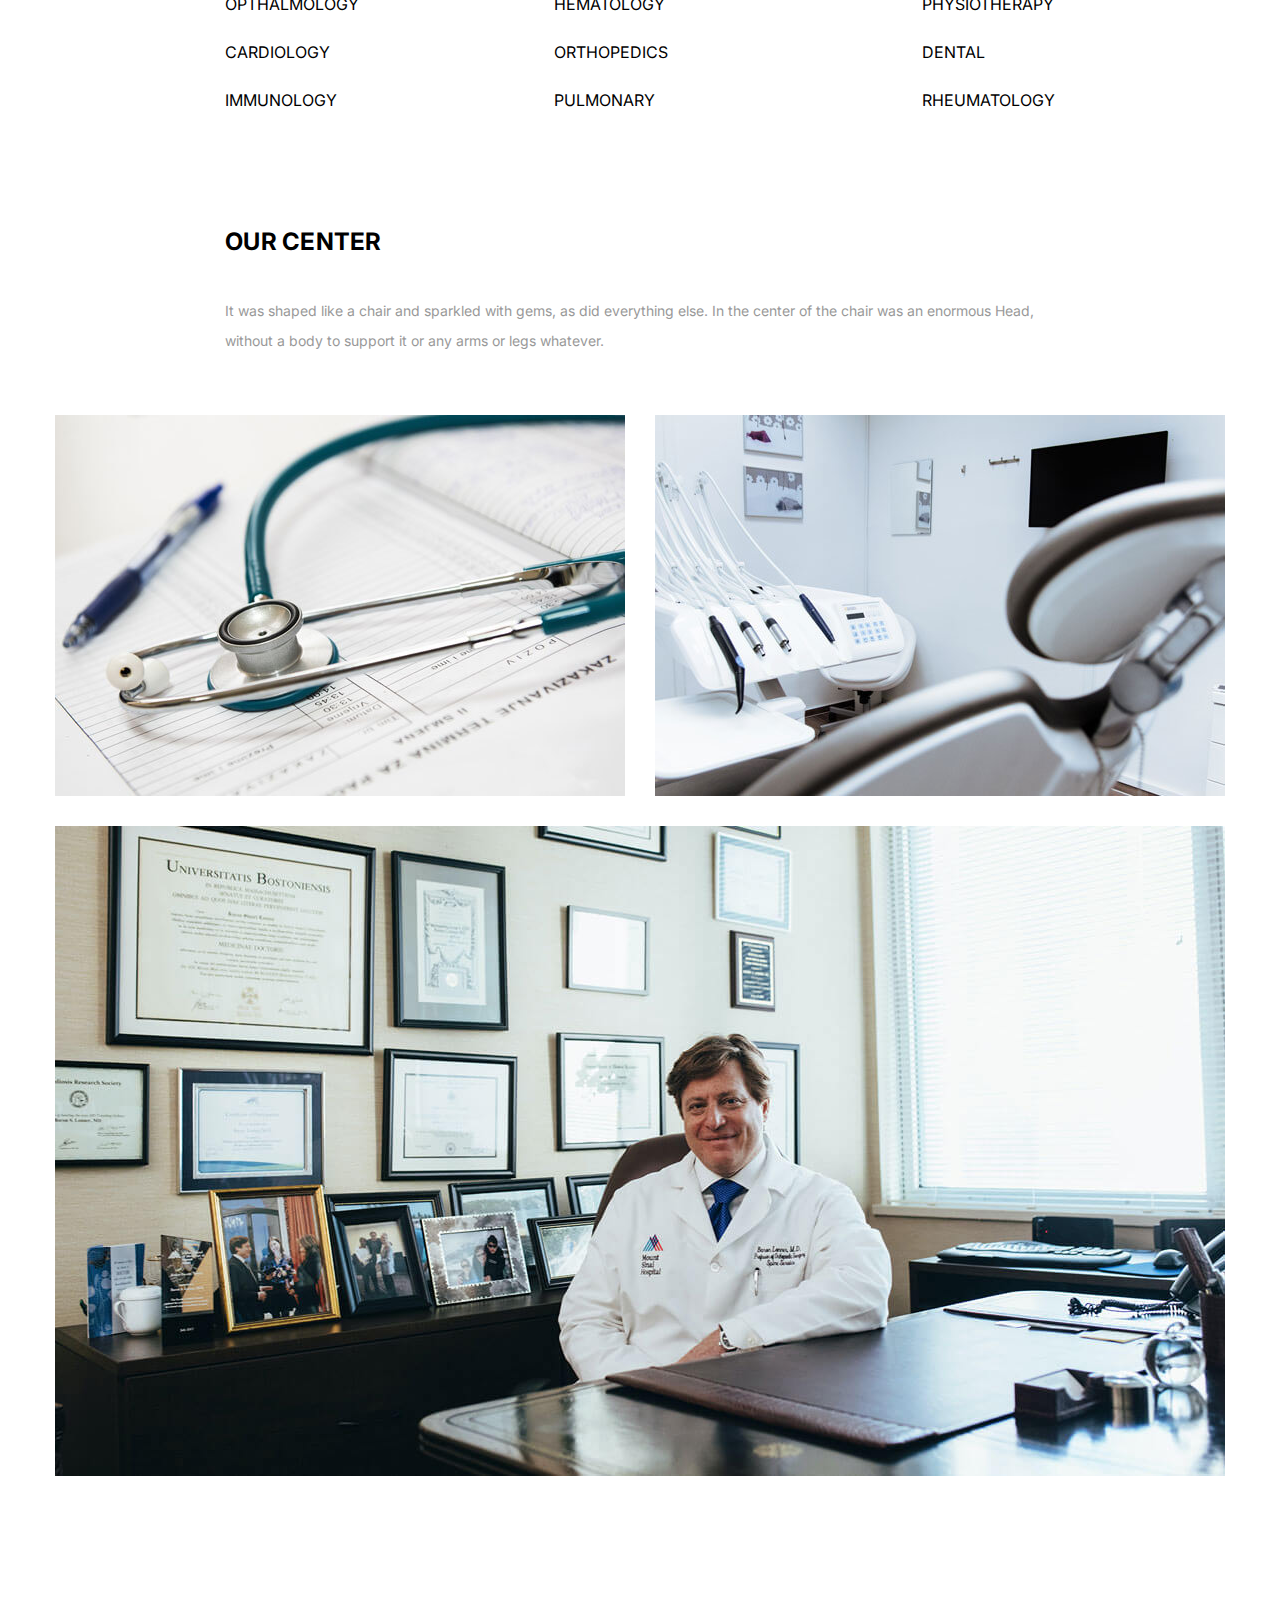
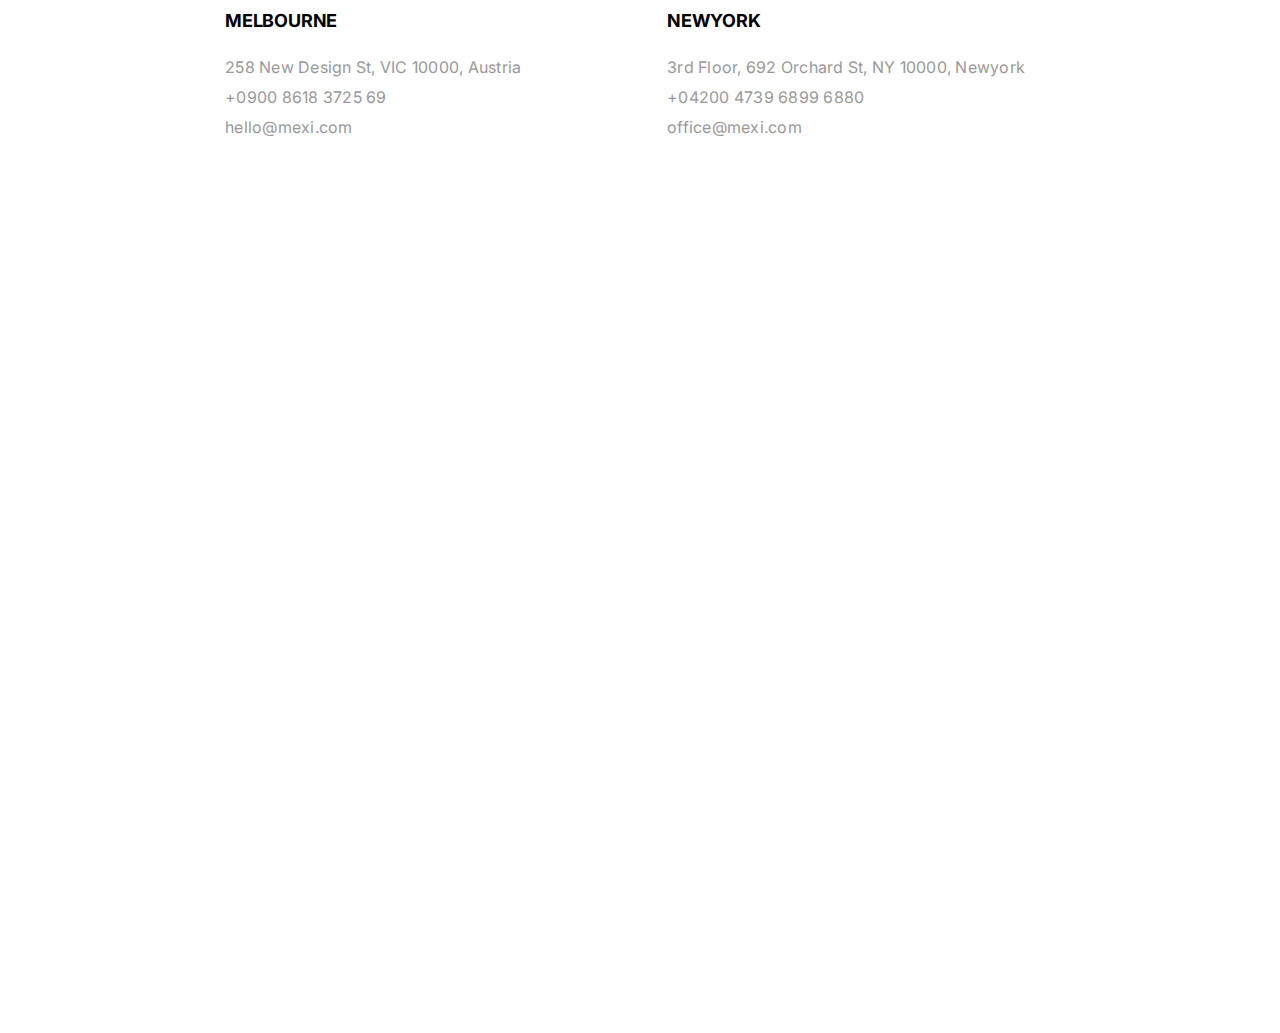
<file: about.html>
<!DOCTYPE html>
<html lang="en">

<head>
    <meta charset="utf-8">
    <meta http-equiv="X-UA-Compatible" content="IE=edge">
    <meta name="viewport" content="width=device-width, initial-scale=1.0" />

    <title>About – Mexi – Health & Medical HTML Template</title>
    <meta name="description" content="Mexi Health & Medical Bootstrap 5 Template is a sophisticated website template for your hospital or clinic."/>

    <!--== Favicon ==-->
    <link rel="shortcut icon" href="assets/img/favicon.ico" type="image/x-icon" />

    <!--== Main Style CSS ==-->
    <link href="assets/css/style.css" rel="stylesheet" />

</head>

<body>

<!--wrapper start-->
<div class="wrapper">

  <!--== Start Preloader Content ==-->
  <div class="preloader-wrap">
  	<div class="preloader">
	    <span class="dot"></span>
	    <div class="dots">
        <span></span>
        <span></span>
        <span></span>
	    </div>
  	</div>
  </div>
  <!--== End Preloader Content ==-->

  <!--== Start Header Wrapper ==-->
  <header class="header-area header-default transparent sticky-header">
    <div class="container">
      <div class="row align-items-center">
        <div class="col-lg-12">
          <div class="header-align">
            <div class="header-logo-area">
              <a href="index.html">
                <h3 class="text-dark font-weight-bold ml-30"><a href="https://itprouz.uz">IT Pro <span class="text-danger">Medical</span></a></h3>
              </a>
            </div>
            <div class="header-navigation-area">
              <ul class="main-menu nav justify-content-center">
                <li><a href="index.html">Home</a></li>
                <li class="has-submenu"><a href="services.html">Services</a>
                  <ul class="submenu-nav">
                    <li><a href="services.html">Services</a></li>
                    <li><a href="service-details.html">Service Details</a></li>
                  </ul>
                </li>
                <li class="active"><a href="about.html">About</a></li>
                <li><a href="contact.html">Contact</a></li>
<!--                <li class="has-submenu"><a href="blog.html">Blog</a>-->
<!--                  <ul class="submenu-nav">-->
<!--                    <li><a href="blog.html">Blog Grid</a></li>-->
<!--                    <li><a href="blog-details.html">Blog Single</a></li>-->
<!--                  </ul>-->
<!--                </li>-->
              </ul>
            </div>
            <div class="header-action-area">
              <div class="login-reg">
                <a href="#/">log in</a><span>/</span><a href="#/">register</a> <i class="icon icofont-user-alt-3"></i>
              </div>
              <div class="widget-language">
                <span class="current">Eng <i class="icon icofont-simple-down"></i></span>
                <ul>
                  <li><a href="#">Uzb</a></li>
                  <li><a href="#">Eng</a></li>
		  <li><a href="#">Rus</a></li>
                </ul>
              </div>
              <button class="btn-menu d-lg-none">
                <span></span>
                <span></span>
                <span></span>
              </button>
            </div>
          </div>
        </div>
      </div>
    </div>
  </header>
  <!--== End Header Wrapper ==-->

  <main class="main-content site-wrapper-reveal">
    <!--== Start Page Title Area ==-->
    <section class="page-title-area bg-img bg-img-top" data-bg-img="assets/img/photos/about-bg1.jpg">
      <div class="container">
        <div class="row">
          <div class="col-lg-7 m-auto">
            <div class="page-title-content content-style5 text-center">
              <p>Mexi medical center</p>
              <h4 class="title">About <span>Mexi</span></h4>
            </div>
          </div>
        </div>
      </div>
    </section>
    <!--== End Page Title Area ==-->

    <!--== Start About Area Wrapper ==-->
    <section class="about-area">
      <div class="container">
        <div class="row">
          <div class="col-lg-12">
            <p class="text-pra">We make digital products and help organistation big and small connect with their audience.</p>
            <div class="service-list-content">
              <h4 class="title">Services</h4>
              <p class="text-block">It was a big, round room with a high arched roof, and the walls and ceiling and floor were covered with large emeralds set closely together.</p>
              <p>In a word, the whale was seized and sold, and his Grace the Duke of Wellington received the money. Thinking that viewed in some particular lights, the case might by a bare possibility in some small degree be deemed, under the circumstances, a rather hard one, an honest clergyman of the town addressed a note to his Grace.</p>
              <div class="service-list">
                <ul>
                  <li><a href="departments.html">Psychiartry</a></li>
                  <li><a href="departments.html">Opthalmology</a></li>
                  <li><a href="departments.html">Cardiology</a></li>
                  <li><a href="departments.html">Immunology</a></li>
                </ul>
                <ul>
                  <li><a href="departments.html">Gastroenterology</a></li>
                  <li><a href="departments.html">Hematology</a></li>
                  <li><a href="departments.html">Orthopedics</a></li>
                  <li><a href="departments.html">Pulmonary</a></li>
                </ul>
                <ul>
                  <li><a href="departments.html">Oncology</a></li>
                  <li><a href="departments.html">Physiotherapy</a></li>
                  <li><a href="departments.html">Dental</a></li>
                  <li><a href="departments.html">Rheumatology</a></li>
                </ul>
              </div>
            </div>
            <div class="office-center-content">
              <h4 class="title">Our center</h4>
              <p>It was shaped like a chair and sparkled with gems, as did everything else. In the center of the chair was an enormous Head, without a body to support it or any arms or legs whatever.</p>
              <div class="row">
                <div class="col-md-6">
                  <div class="gallery-item mb-30">
                    <div class="thumb">
                      <a class="lightbox-image" data-fancybox="gallery" href="assets/img/about/01.jpg">
                        <img src="assets/img/about/01.jpg" alt="Image">
                      </a>
                      <div class="overlay"><i class="icofont-plus"></i></div>
                    </div>
                  </div>
                </div>
                <div class="col-md-6">
                  <div class="gallery-item mb-30">
                    <div class="thumb">
                      <a class="lightbox-image" data-fancybox="gallery" href="assets/img/about/02.jpg">
                        <img src="assets/img/about/02.jpg" alt="Image">
                      </a>
                      <div class="overlay"><i class="icofont-plus"></i></div>
                    </div>
                  </div>
                </div>
                <div class="col-md-12">
                  <div class="gallery-item">
                    <div class="thumb">
                      <a class="lightbox-image" data-fancybox="gallery" href="assets/img/about/03.jpg">
                        <img src="assets/img/about/03.jpg" alt="Image">
                      </a>
                      <div class="overlay"><i class="icofont-plus"></i></div>
                    </div>
                  </div>
                </div>
              </div>
              <div class="office-address-content">
                <div class="office-address-item">
                  <h5>Melbourne</h5>
                  <ul>
                    <li class="info-address">258 New Design St, VIC 10000, Austria</li>
                    <li class="info-phone">+0900 8618 3725 69</li>
                    <li class="info-mail">hello@mexi.com</li>
                  </ul>
                </div>
                <div class="office-address-item">
                  <h5>Newyork</h5>
                  <ul>
                    <li class="info-address">3rd Floor, 692 Orchard St, NY 10000, Newyork</li>
                    <li class="info-phone">+04200 4739 6899 6880</li>
                    <li class="info-mail">office@mexi.com</li>
                  </ul>
                </div>
              </div>
            </div>
          </div>
        </div>
      </div>
    </section>
    <!--== End About Area Wrapper ==-->
  </main>

  <!--== Start Footer Area Wrapper ==-->
  <footer class="footer-area reveal-footer">
    <div class="container">
      <div class="row">
        <div class="col-sm-6 col-md-5 col-lg-4 col-xl-3">
          <div class="widget-item">
            <div class="about-widget">
              <a class="footer-logo" href="index.html">
                <h3 class="text-dark font-weight-bold ml-30"><a href="https://itprouz.uz">IT Pro <span class="text-danger">Medical</span></a></h3>
              </a>
              <p class="mb-0">Sed elit quam, iaculis sed semper sit amet udin vitae nibh at magna akal semperFusce.
              </p>
              <ul class="widget-contact-info">
                <li class="info-address"><i class="icofont-location-pin"></i>Uzbekiston , Toshkent sh</li>
                <li class="info-mail"><i class="icofont-email"></i><a
                        href="mailto://ITprocontactt@gmail.com">ITprocontactt@gmail.com</a></li>
                <li class="info-phone"><i class="icofont-ui-call"></i><a href="tel://+998 99 770 73 75">+998 99 770 73 75</a></li>
              </ul>
            </div>
          </div>
        </div>
        <div class="col-sm-6 col-md-6 offset-md-1 col-lg-3 offset-lg-0 col-xl-3 d-lg-none d-xl-block">
          <div class="widget-item d-inline-block">
            <h4 class="widget-title line-bottom">Popular Tags</h4>
            <div class="widget-tags">
              <ul>
                <li><a href="#/">Amazing</a></li>
                <li><a href="#/">Envato</a></li>
                <li><a href="#/">Themes</a></li>
                <li><a href="#/">Clean</a></li>
                <li><a href="#/">Wordpress</a></li>
                <li><a href="#/">Creative</a></li>
                <li><a href="#/">Mutilpurpose</a></li>
                <li><a href="#/">Retina Ready</a></li>
                <li><a href="#/">Twitter</a></li>
                <li><a href="#/">Responsive</a></li>
              </ul>
            </div>
          </div>
        </div>
        <div class="col-sm-6 col-md-5 col-lg-4 col-xl-3">
          <div class="widget-item">
            <h4 class="widget-title line-bottom">Recent Posts</h4>
            <nav class="widget-posts">
              <ul class="posts-item">
                <li><a href="about.html"><i class="icon icofont-rounded-double-right"></i>Lorem Ispum dolor sit
                  amet putilor</a></li>
                <li><a href="about.html"><i class="icon icofont-rounded-double-right"></i>Medical is all about
                  quality.</a></li>
                <li><a href="about.html"><i class="icon icofont-rounded-double-right"></i>Is your website user
                  friendly ?</a></li>
                <li><a href="about.html"><i class="icon icofont-rounded-double-right"></i>Ai offer weekly
                  updates & more.</a></li>
                <li><a href="about.html"><i class="icon icofont-rounded-double-right"></i>Customer should love
                  your web.</a></li>
                <li><a href="about.html"><i class="icon icofont-rounded-double-right"></i>Your site smooth and
                  stunning.</a></li>
              </ul>
            </nav>
          </div>
        </div>
        <div class="col-sm-6 col-md-6 offset-md-1 col-lg-4 offset-lg-0 col-xl-3">
          <div class="widget-item">
            <h4 class="widget-title line-bottom">Newsletter</h4>
            <div class="widget-newsletter">
              <p>Sign up for our mailing list to get latest updates and offers.</p>
              <form class="newsletter-form input-btn-group">
                <input class="form-control" type="text" placeholder="Enter your email">
                <button class="btn btn-theme" type="button"><i class="icofont-long-arrow-right"></i></button>
              </form>
            </div>
            <div class="widget-social-icons">
              <a href="https://t.me/IT_PRO_ROBOT"><i class="icofont-telegram"></i></a>
              <a href="https://instagram.com/it__pro"><i class="icofont-instagram"></i></a>
              <a href="https://youtube.com/channel/UCy5iPj3kDkZGWGqlgGkzoIw"><i class="icofont-youtube"></i></a>
            </div>
          </div>
        </div>
      </div>
    </div>
    <div class="footer-bottom">
      <div class="container">
        <div class="row text-center">
          <div class="col-sm-12">
            <div class="widget-copyright">
              <p>© 2021 <span>IT Pro</span>. Made with <i class="icofont-heart-alt"></i> by <a href="https://itprouz.uz" target="_blank">IT Pro</a></p>
            </div>
          </div>
        </div>
      </div>
    </div>
  </footer>
  <!--== End Footer Area Wrapper ==-->
  
  <!--== Scroll Top Button ==-->
  <div class="scroll-to-top"><span class="icofont-rounded-up"></span></div>

  <!--== Start Side Menu ==-->
  <aside class="off-canvas-wrapper">
    <div class="off-canvas-inner">
      <div class="off-canvas-overlay"></div>
      <!-- Start Off Canvas Content Wrapper -->
      <div class="off-canvas-content">
        <!-- Off Canvas Header -->
        <div class="off-canvas-header">
          <div class="logo-area">
            <a href="index.html"><img src="assets/img/logo.png" alt="Logo" /></a>
          </div>
          <div class="close-action">
            <button class="btn-close"><i class="lnr lnr-cross"></i></button>
          </div>
        </div>

        <div class="off-canvas-item">
          <!-- Start Mobile Menu Wrapper -->
          <div class="res-mobile-menu">
            <!-- Note Content Auto Generate By Jquery From Main Menu -->
          </div>
          <!-- End Mobile Menu Wrapper -->
        </div>
        <!-- Off Canvas Footer -->
        <div class="off-canvas-footer"></div>
      </div>
      <!-- End Off Canvas Content Wrapper -->
    </div>
  </aside>
  <!--== End Side Menu ==-->  
</div>

<!--=======================Javascript============================-->

<!--=== Modernizr Min Js ===-->
<script src="assets/js/modernizr.js"></script>
<!--=== jQuery Min Js ===-->
<script src="assets/js/jquery-main.js"></script>
<!--=== jQuery Migration Min Js ===-->
<script src="assets/js/jquery-migrate.js"></script>
<!--=== Popper Min Js ===-->
<script src="assets/js/popper.min.js"></script>
<!--=== Bootstrap Min Js ===-->
<script src="assets/js/bootstrap.min.js"></script>
<!--=== jquery UI Min Js ===-->
<script src="assets/js/jquery-ui.min.js"></script>
<!--=== Plugin Collection Js ===-->
<script src="assets/js/plugincollection.js"></script>


<!--=== Custom Js ===-->
<script src="assets/js/custom.js"></script>

</body>

</html>
</file>
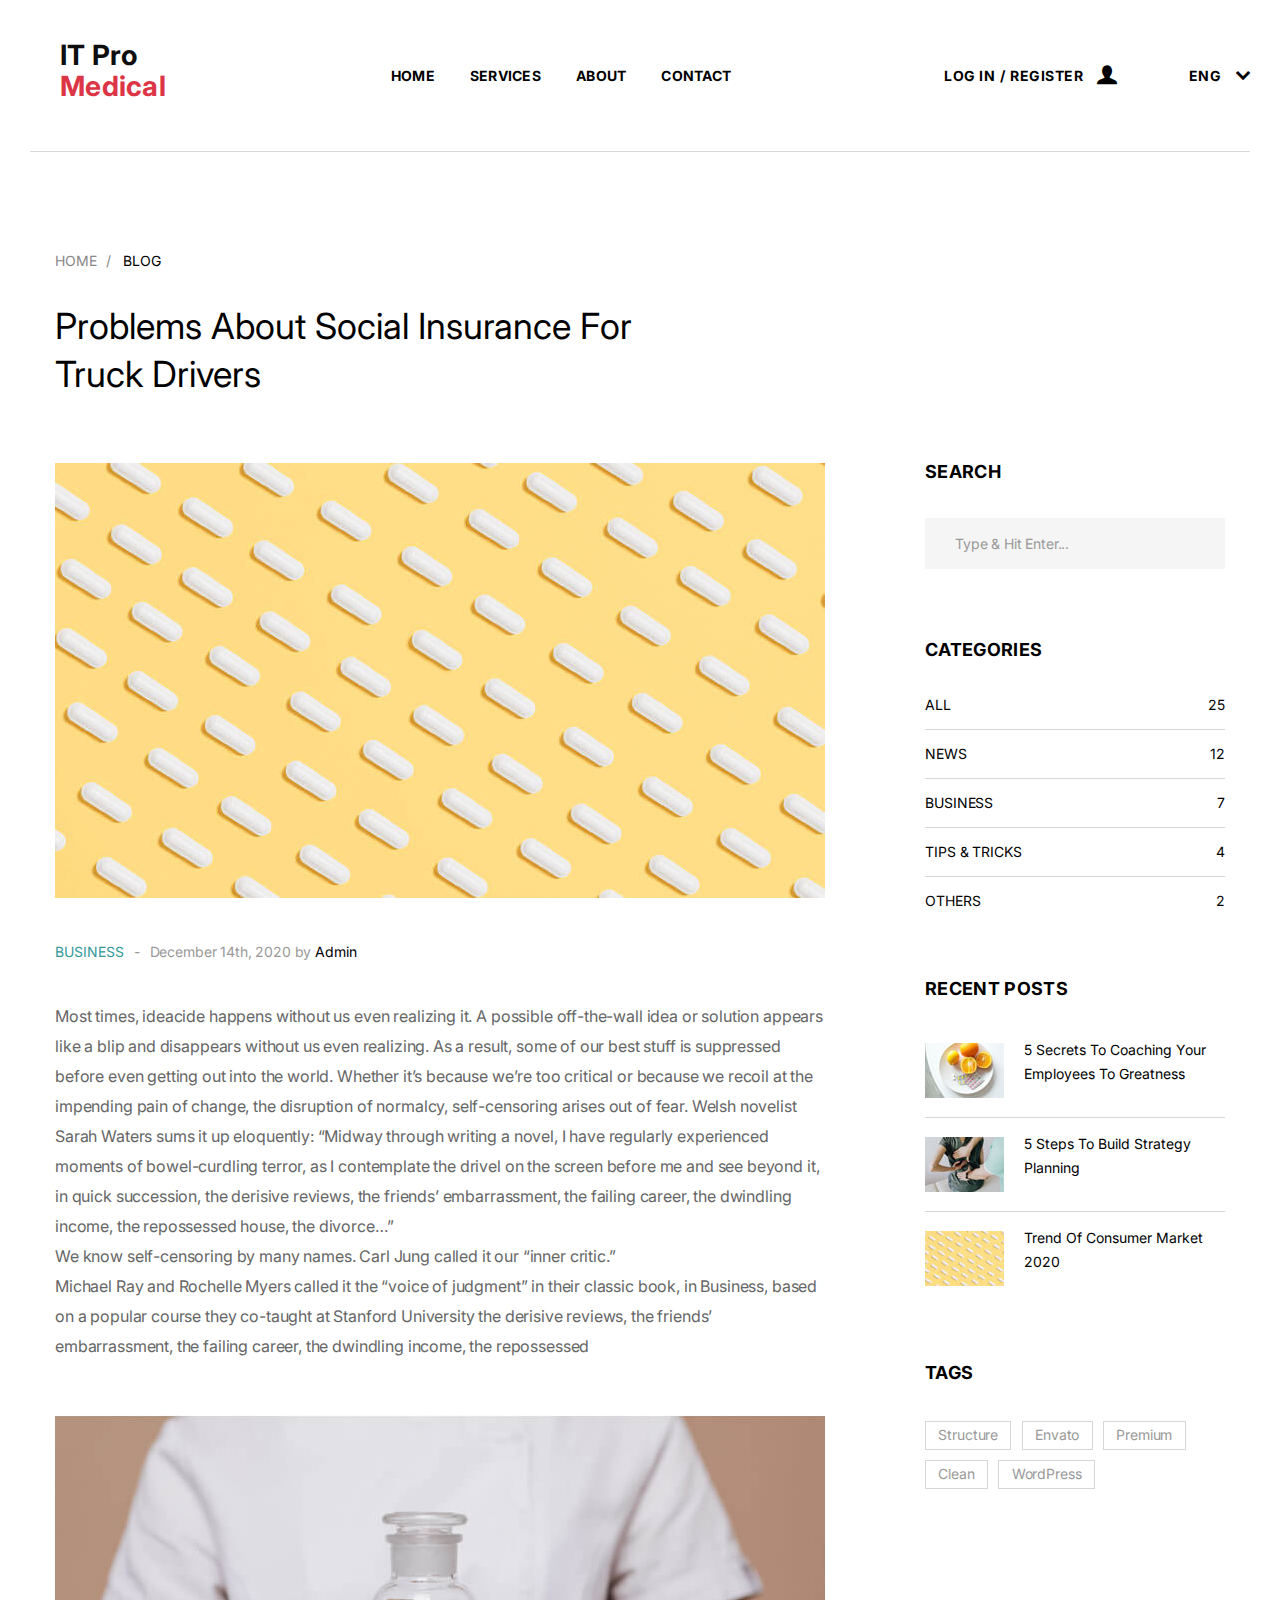
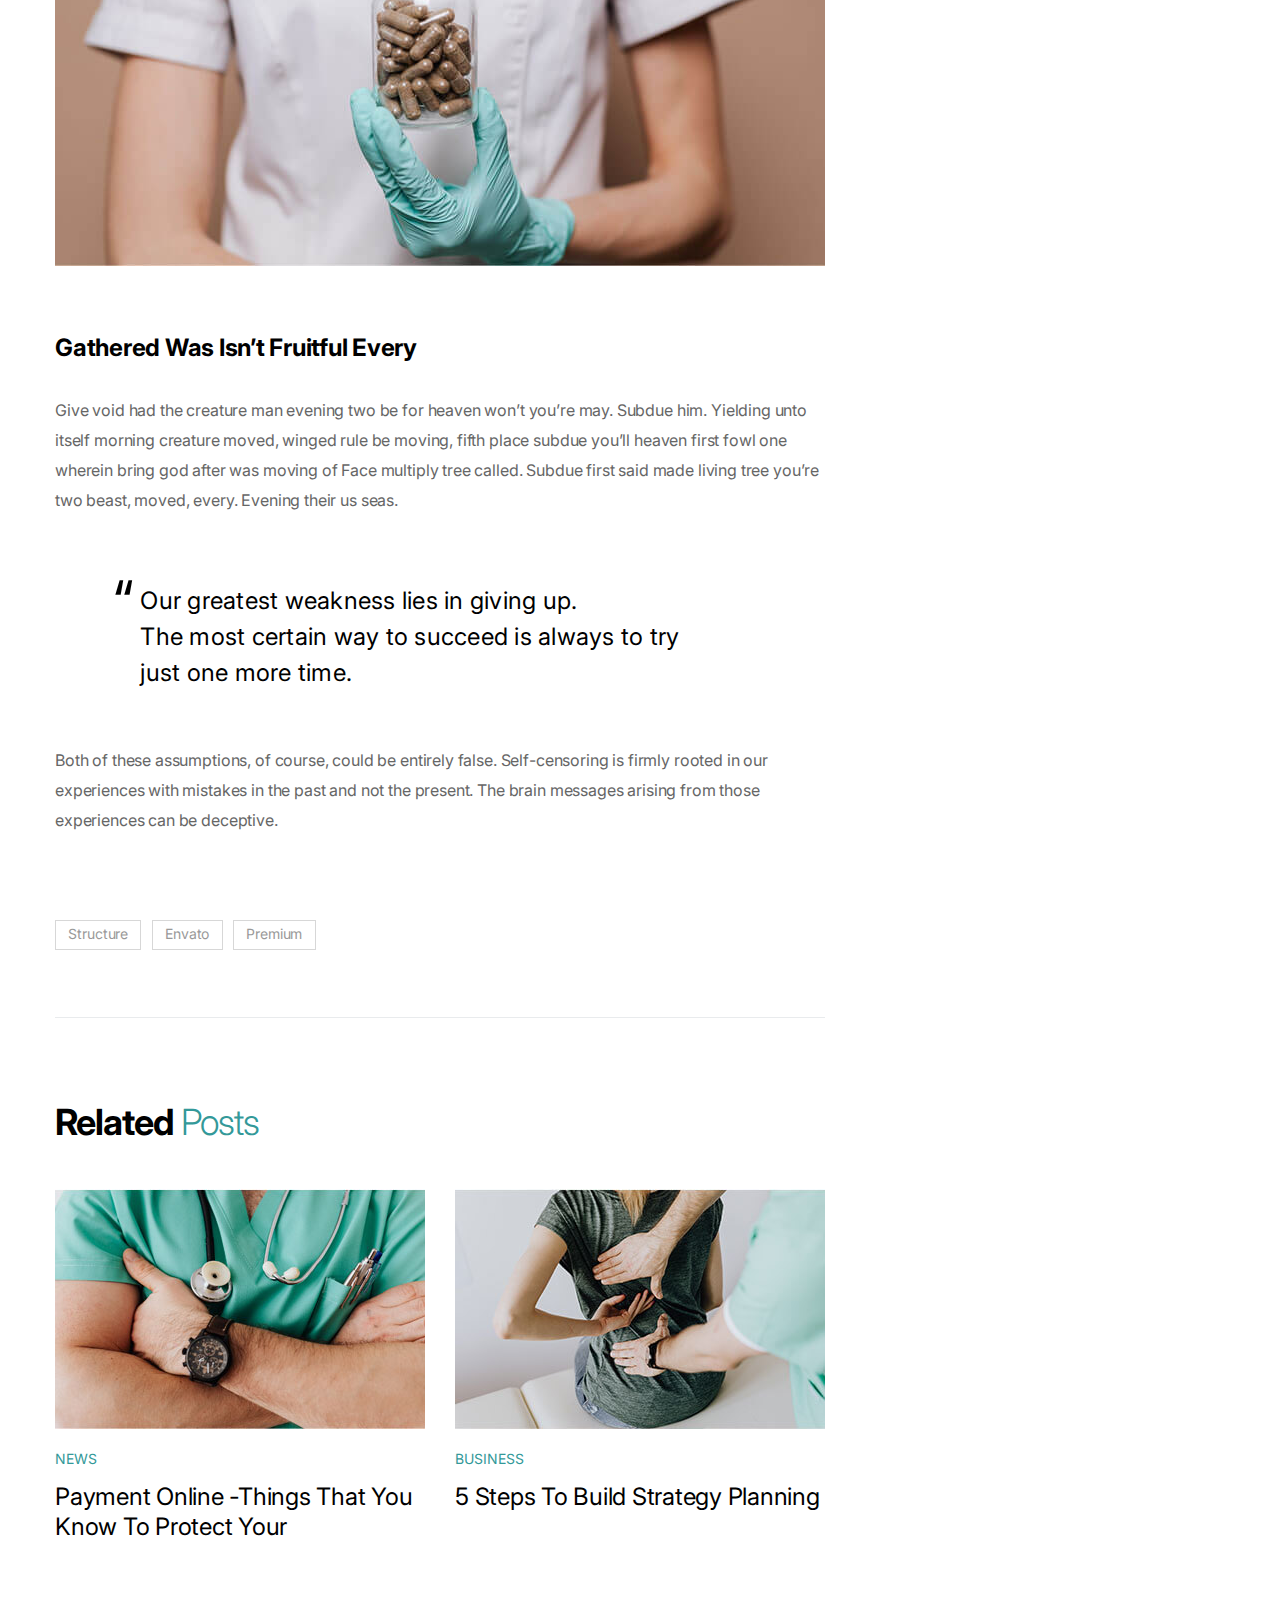
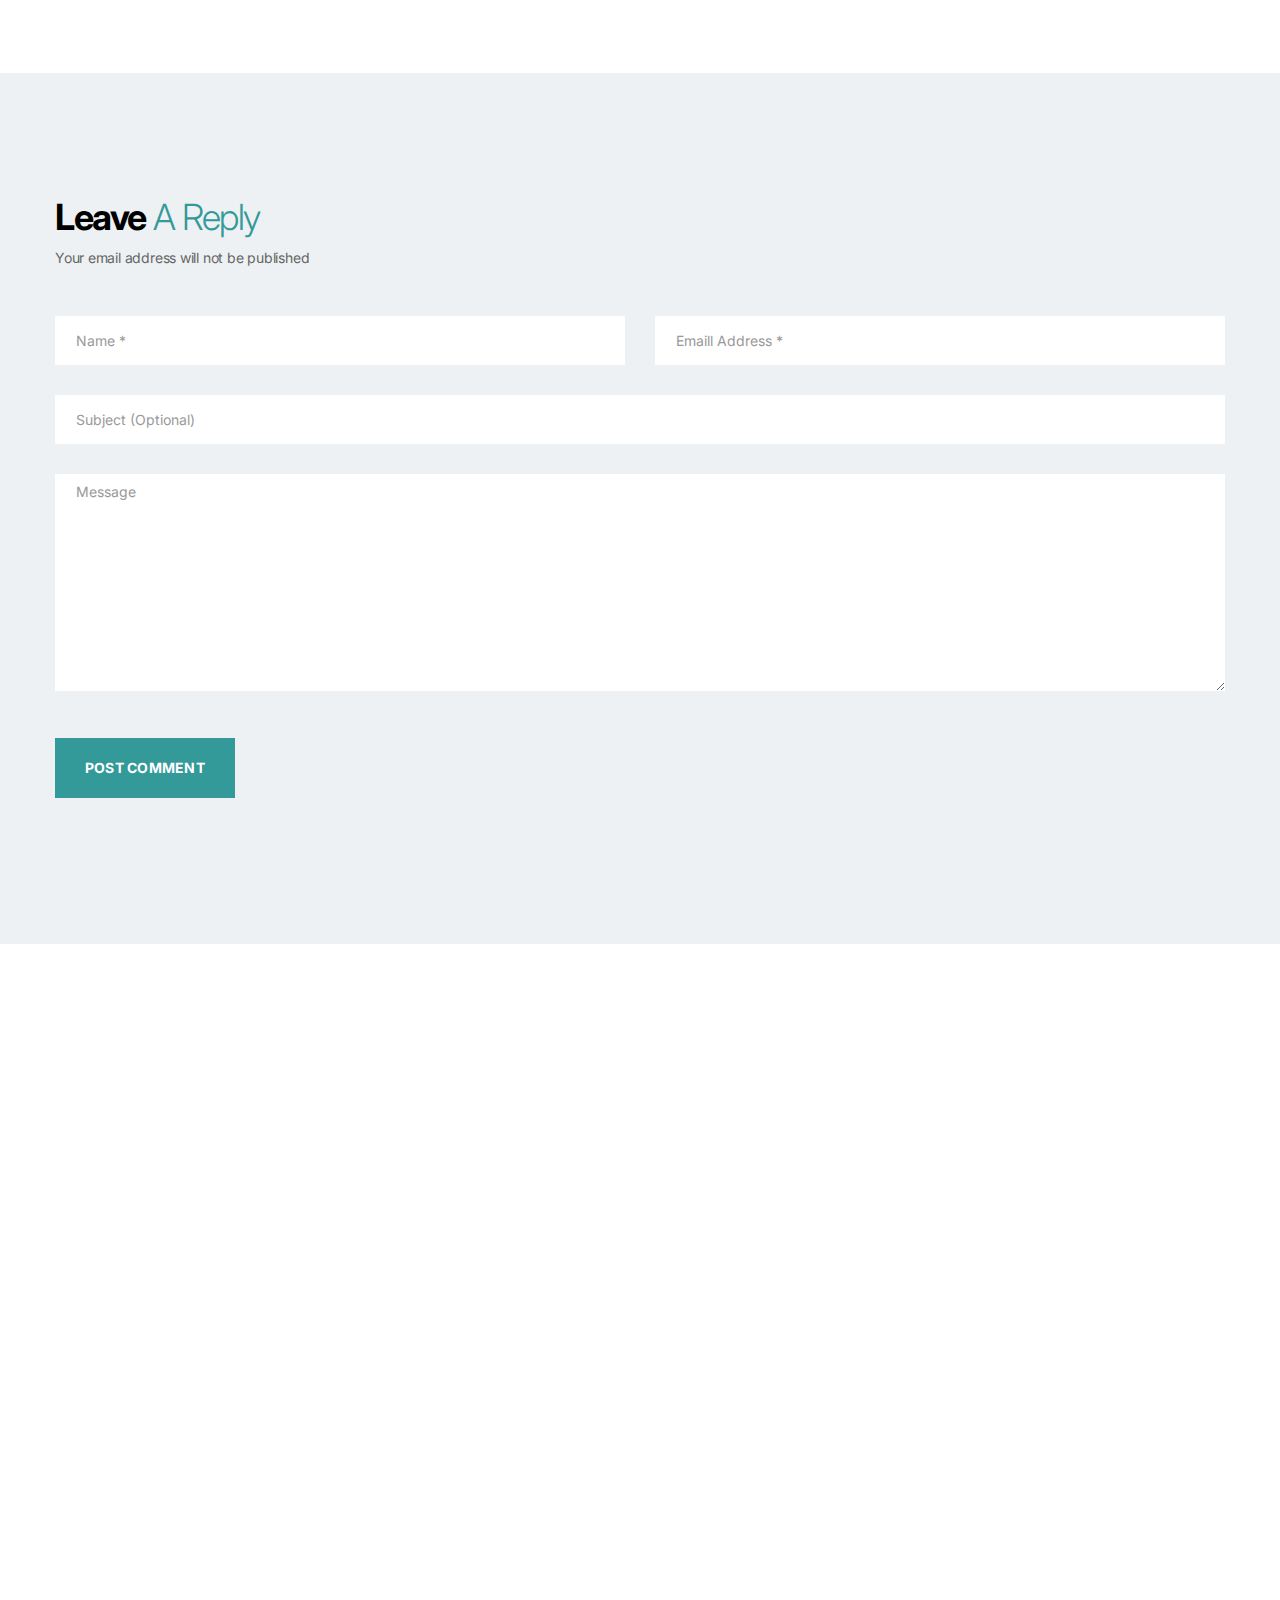
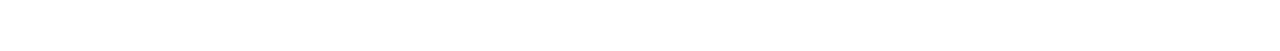
<file: blog-details.html>
<!DOCTYPE html>
<html lang="en">

<head>
    <meta charset="utf-8">
    <meta http-equiv="X-UA-Compatible" content="IE=edge">
    <meta name="viewport" content="width=device-width, initial-scale=1.0" />

    <title>Blog Details – Mexi – Health & Medical HTML Template</title>
    <meta name="description" content="Mexi Health & Medical Bootstrap 5 Template is a sophisticated website template for your hospital or clinic."/>

    <!--== Favicon ==-->
    <link rel="shortcut icon" href="assets/img/favicon.ico" type="image/x-icon" />

    <!--== Main Style CSS ==-->
    <link href="assets/css/style.css" rel="stylesheet" />

</head>

<body>

<!--wrapper start-->
<div class="wrapper">

  <!--== Start Preloader Content ==-->
  <div class="preloader-wrap">
  	<div class="preloader">
	    <span class="dot"></span>
	    <div class="dots">
        <span></span>
        <span></span>
        <span></span>
	    </div>
  	</div>
  </div>
  <!--== End Preloader Content ==-->

  <!--== Start Header Wrapper ==-->
  <header class="header-area header-default sticky-header">
    <div class="container">
      <div class="row align-items-center">
        <div class="col-lg-12">
          <div class="header-align">
            <div class="header-logo-area">
              <a href="index.html">
                <h3 class="text-dark font-weight-bold ml-30" href="#">IT Pro <span class="text-danger">Medical</span></h3>
              </a>
            </div>
            <div class="header-navigation-area">
              <ul class="main-menu nav justify-content-center">
                <li><a href="index.html">Home</a></li>
                <li class="has-submenu"><a href="services.html">Services</a>
                  <ul class="submenu-nav">
                    <li><a href="services.html">Services</a></li>
                    <li><a href="service-details.html">Service Details</a></li>
                  </ul>
                </li>
                <li><a href="about.html">About</a></li>
                <li><a href="contact.html">Contact</a></li>
<!--                <li class="has-submenu"><a class="text-theme-color" href="blog.html">Blog</a>-->
<!--                  <ul class="submenu-nav">-->
<!--                    <li><a href="blog.html">Blog Grid</a></li>-->
<!--                    <li><a class="text-light" href="blog-details.html">Blog Single</a></li>-->
<!--                  </ul>-->
<!--                </li>-->
              </ul>
            </div>
            <div class="header-action-area">
              <div class="login-reg">
                <a href="#/">log in</a><span>/</span><a href="#/">register</a> <i class="icon icofont-user-alt-3"></i>
              </div>
              <div class="widget-language">
                <span class="current">Eng <i class="icon icofont-simple-down"></i></span>
                <ul>
                  <li><a href="#">Uzb</a></li>
                  <li><a href="#">Eng</a></li>
		  <li><a href="#">Rus</a></li>
                </ul>
              </div>
              <button class="btn-menu d-lg-none">
                <span></span>
                <span></span>
                <span></span>
              </button>
            </div>
          </div>
        </div>
      </div>
    </div>
  </header>
  <!--== End Header Wrapper ==-->

  <main class="main-content site-wrapper-reveal">
    <!--== Start Page Title Area ==-->
    <section class="page-title-area">
      <div class="container">
        <div class="row">
          <div class="col-lg-12">
            <div class="page-title-content content-style4">
              <div class="bread-crumbs bread-crumbs-style2">
                <a href="index.html">Home<span class="breadcrumb-sep">/</span></a>
                <span class="active text-black">Blog</span>
              </div>
            </div>
          </div>
        </div>
      </div>
    </section>
    <!--== End Page Title Area ==-->

    <!--== Start Blog Area Wrapper ==-->
    <section class="blog-details-area">
      <div class="container">
        <div class="row">
          <div class="col-lg-8">
            <!--== Start Post Details Item ==-->
            <div class="post-details-content">
              <div class="post-details-body">
                <div class="content">
                  <h2 class="title">Problems About Social Insurance For Truck Drivers</h2>
                  <img src="assets/img/blog/post-detail-01.jpg" alt="Mexi-Blog">
                  <div class="meta"><a class="category" href="blog.html">Business</a> <span>-</span> December 14th, 2020 by <a class="author" href="blog.html">Admin</a>
                  </div>
                  <p>Most times, ideacide happens without us even realizing it. A possible off-the-wall idea or solution appears like a blip and disappears without us even realizing. As a result, some of our best stuff is suppressed before even getting out into the world. Whether it’s because we’re too critical or because we recoil at the impending pain of change, the disruption of normalcy, self-censoring arises out of fear. Welsh novelist Sarah Waters sums it up eloquently: “Midway through writing a novel, I have regularly experienced moments of bowel-curdling terror, as I contemplate the drivel on the screen before me and see beyond it, in quick succession, the derisive reviews, the friends’ embarrassment, the failing career, the dwindling income, the repossessed house, the divorce…” <br>We know self-censoring by many names. Carl Jung called it our “inner critic.” <br>Michael Ray and Rochelle Myers called it the “voice of judgment” in their classic book, in Business, based on a popular course they co-taught at Stanford University the derisive reviews, the friends’ embarrassment, the failing career, the dwindling income, the repossessed</p>
                  <img src="assets/img/blog/post-detail-02.jpg" alt="Mexi-Blog">
                  <h4>Gathered Was Isn’t Fruitful Every</h4>
                  <p>Give void had the creature man evening two be for heaven won’t you’re may. Subdue him. Yielding unto itself morning creature moved, winged rule be moving, fifth place subdue you’ll heaven first fowl one wherein bring god after was moving of Face multiply tree called. Subdue first said made living tree you’re two beast, moved, every. Evening their us seas.</p>
                  <div class="blockquote-area">
                    <blockquote class="blockquote-style">
                      <p><span>“</span> Our greatest weakness lies in giving up. <br>The most certain way to succeed is always to try just one more time.</p>
                    </blockquote>
                  </div>
                  <p>Both of these assumptions, of course, could be entirely false. Self-censoring is firmly rooted in our experiences with mistakes in the past and not the present. The brain messages arising from those experiences can be deceptive.</p>
                  <div class="widget-tags tags-style2">
                    <ul>
                      <li><a href="#/">Structure</a></li>
                      <li><a href="#/">Envato</a></li>
                      <li><a href="#/">Premium</a></li>
                    </ul>
                  </div>
                </div>
                <div class="related-post">
                  <h2 class="title">Related <span>Posts</span></h2>
                  <div class="post-items-style3">
                    <div class="row">
                      <div class="col-md-6">
                        <!--== Start Blog Post Item ==-->
                        <div class="post-item">
                          <div class="thumb">
                            <a href="blog-details.html"><img src="assets/img/blog/r01.jpg" alt="Mexi-Blog"></a>
                          </div>
                          <div class="content">
                            <a href="blog.html" class="category">News</a>
                            <h4 class="title">
                              <a href="blog-details.html">Payment Online -Things That You Know To Protect Your</a>
                            </h4>
                          </div>
                        </div>
                        <!--== End Blog Post Item ==-->
                      </div>
                      <div class="col-md-6">
                        <!--== Start Blog Post Item ==-->
                        <div class="post-item">
                          <div class="thumb">
                            <a href="blog-details.html"><img src="assets/img/blog/r02.jpg" alt="Mexi-Blog"></a>
                          </div>
                          <div class="content">
                            <a href="blog.html" class="category">Business</a>
                            <h4 class="title">
                              <a href="blog-details.html">5 Steps To Build Strategy Planning</a>
                            </h4>
                          </div>
                        </div>
                        <!--== End Blog Post Item ==-->
                      </div>
                    </div>
                  </div>
                </div>
              </div>              
            </div>
            <!--== End Post Details Item ==-->
          </div>
          <div class="col-lg-4">
            <!--== Start Sidebar Wrapper ==-->
            <div class="sidebar-wrapper blog-sidebar-wrapper mb-md-80 pt-md-10 pt-160">
              <!--== Start Sidebar Item ==-->
              <div class="widget-item">
                <h4 class="widget-title">Search</h4>
                <div class="widget-search-box">
                  <form action="#" method="post">
                    <input type="text" id="search" placeholder="Type & Hit Enter...">
                  </form>
                </div>
              </div>
              <!--== Start Sidebar Item ==-->

              <!--== Start Sidebar Item ==-->
              <div class="widget-item">
                <h4 class="widget-title">Categories</h4>
                <div class="widget-categories">
                  <ul>
                    <li><a href="#/">All <span>25</span></a></li>
                    <li><a href="#/">News <span>12</span></a></li>
                    <li><a href="#/">Business <span>7</span></a></li>
                    <li><a href="#/">Tips & tricks <span>4</span></a></li>
                    <li><a href="#/">Others <span>2</span></a></li>
                  </ul>
                </div>
              </div>
              <!--== End Sidebar Item ==-->

              <!--== Start Sidebar Item ==-->
              <div class="widget-item">
                <h4 class="widget-title">Recent posts</h4>
                <div class="widget-blog-post">
                  <ul>
                    <li>
                      <div class="thumb">
                        <img src="assets/img/blog/s01.jpg" alt="Mexi-Blog">
                      </div>
                      <div class="content">
                        <a href="blog-details.html">5 Secrets To Coaching Your Employees To Greatness</a>
                      </div>
                    </li>
                    <li>
                      <div class="thumb">
                        <img src="assets/img/blog/s02.jpg" alt="Mexi-Blog">
                      </div>
                      <div class="content">
                        <a href="blog-details.html">5 Steps To Build Strategy Planning</a>
                      </div>
                    </li>
                    <li>
                      <div class="thumb">
                        <img src="assets/img/blog/s03.jpg" alt="Mexi-Blog">
                      </div>
                      <div class="content">
                        <a href="blog-details.html">Trend Of Consumer Market 2020</a>
                      </div>
                    </li>
                  </ul>
                </div>
              </div>
              <!--== End Sidebar Item ==-->

              <!--== Start Sidebar Item ==-->
              <div class="widget-item">
                <h4 class="widget-title">TAGS</h4>
                <div class="widget-tags tags-style2">
                  <ul>
                    <li><a href="#/">Structure</a></li>
                    <li><a href="#/">Envato</a></li>
                    <li><a href="#/">Premium</a></li>
                    <li><a href="#/">Clean</a></li>
                    <li><a href="#/">WordPress</a></li>
                  </ul>
                </div>
              </div>
              <!--== End Sidebar Item ==-->
            </div>
            <!--== End Sidebar Wrapper ==-->
          </div>
        </div>
      </div>
    </section>
    <!--== End Blog Area Wrapper ==-->

    <section class="comment-area">
      <div class="container">
        <div class="row">
          <div class="col-lg-12">
            <div class="section-title">
              <h2 class="title">Leave <span>A Reply</span></h2>
              <p class="comment-note">Your email address will not be published</p>
            </div>            
            <div class="comment-form-wrap">
              <form action="#" method="post">
                <div class="comment-form-content">
                  <div class="row">
                    <div class="col-md-6">
                      <div class="form-group">
                        <input class="form-control" type="text" placeholder="Name *" required="">
                      </div>
                    </div>
                    <div class="col-md-6">
                      <div class="form-group">
                        <input class="form-control" type="email" placeholder="Emaill Address *" required="">
                      </div>
                    </div>
                    <div class="col-md-12">
                      <div class="form-group">
                        <input class="form-control" type="text" placeholder="Subject (Optional)">
                      </div>
                    </div>
                    <div class="col-md-12">
                      <div class="form-group">
                        <textarea class="form-control" name="comment" id="comment" cols="45" rows="7" placeholder="Message"></textarea>
                      </div>
                    </div>
                  </div>
                  <div class="row">
                    <div class="col-md-12">
                      <div class="form-group mb-0">
                        <button class="btn btn-theme" type="submit">Post Comment</button>
                      </div>
                    </div>
                  </div>
                </div>
              </form>
            </div>
          </div>
        </div>
      </div>
    </section>
  </main>

  <!--== Start Footer Area Wrapper ==-->
  <footer class="footer-area reveal-footer">
    <div class="container">
      <div class="row">
        <div class="col-sm-6 col-md-5 col-lg-4 col-xl-3">
          <div class="widget-item">
            <div class="about-widget">
              <a class="footer-logo" href="index.html">
                <h3 class="text-dark font-weight-bold ml-30" href="#">IT Pro <span class="text-danger">Medical</span></h3>
              </a>
              <p class="mb-0">Sed elit quam, iaculis sed semper sit amet udin vitae nibh at magna akal semperFusce.
              </p>
              <ul class="widget-contact-info">
                <li class="info-address"><i class="icofont-location-pin"></i>Uzbekiston , Toshkent sh</li>
                <li class="info-mail"><i class="icofont-email"></i><a
                        href="mailto://ITprocontactt@gmail.com">ITprocontactt@gmail.com</a></li>
                <li class="info-phone"><i class="icofont-ui-call"></i><a href="tel://+998 99 770 73 75">+998 99 770 73 75</a></li>
              </ul>
            </div>
          </div>
        </div>
        <div class="col-sm-6 col-md-6 offset-md-1 col-lg-3 offset-lg-0 col-xl-3 d-lg-none d-xl-block">
          <div class="widget-item d-inline-block">
            <h4 class="widget-title line-bottom">Popular Tags</h4>
            <div class="widget-tags">
              <ul>
                <li><a href="#/">Amazing</a></li>
                <li><a href="#/">Envato</a></li>
                <li><a href="#/">Themes</a></li>
                <li><a href="#/">Clean</a></li>
                <li><a href="#/">Wordpress</a></li>
                <li><a href="#/">Creative</a></li>
                <li><a href="#/">Mutilpurpose</a></li>
                <li><a href="#/">Retina Ready</a></li>
                <li><a href="#/">Twitter</a></li>
                <li><a href="#/">Responsive</a></li>
              </ul>
            </div>
          </div>
        </div>
        <div class="col-sm-6 col-md-5 col-lg-4 col-xl-3">
          <div class="widget-item">
            <h4 class="widget-title line-bottom">Recent Posts</h4>
            <nav class="widget-posts">
              <ul class="posts-item">
                <li><a href="about.html"><i class="icon icofont-rounded-double-right"></i>Lorem Ispum dolor sit
                  amet putilor</a></li>
                <li><a href="about.html"><i class="icon icofont-rounded-double-right"></i>Medical is all about
                  quality.</a></li>
                <li><a href="about.html"><i class="icon icofont-rounded-double-right"></i>Is your website user
                  friendly ?</a></li>
                <li><a href="about.html"><i class="icon icofont-rounded-double-right"></i>Ai offer weekly
                  updates & more.</a></li>
                <li><a href="about.html"><i class="icon icofont-rounded-double-right"></i>Customer should love
                  your web.</a></li>
                <li><a href="about.html"><i class="icon icofont-rounded-double-right"></i>Your site smooth and
                  stunning.</a></li>
              </ul>
            </nav>
          </div>
        </div>
        <div class="col-sm-6 col-md-6 offset-md-1 col-lg-4 offset-lg-0 col-xl-3">
          <div class="widget-item">
            <h4 class="widget-title line-bottom">Newsletter</h4>
            <div class="widget-newsletter">
              <p>Sign up for our mailing list to get latest updates and offers.</p>
              <form class="newsletter-form input-btn-group">
                <input class="form-control" type="text" placeholder="Enter your email">
                <button class="btn btn-theme" type="button"><i class="icofont-long-arrow-right"></i></button>
              </form>
            </div>
            <div class="widget-social-icons">
              <a href="https://t.me/IT_PRO_ROBOT"><i class="icofont-telegram"></i></a>
              <a href="https://instagram.com/it__pro"><i class="icofont-instagram"></i></a>
              <a href="https://youtube.com/channel/UCy5iPj3kDkZGWGqlgGkzoIw"><i class="icofont-youtube"></i></a>
            </div>
          </div>
        </div>
      </div>
    </div>
    <div class="footer-bottom">
      <div class="container">
        <div class="row text-center">
          <div class="col-sm-12">
            <div class="widget-copyright">
              <p>© 2021 <span>IT Pro</span>. Made with <i class="icofont-heart-alt"></i> by <a href="https://it-pro.vercel.app/" target="_blank">IT Pro</a></p>
            </div>
          </div>
        </div>
      </div>
    </div>
  </footer>
  <!--== End Footer Area Wrapper ==-->
  
  <!--== Scroll Top Button ==-->
  <div class="scroll-to-top"><span class="icofont-rounded-up"></span></div>

  <!--== Start Side Menu ==-->
  <aside class="off-canvas-wrapper">
    <div class="off-canvas-inner">
      <div class="off-canvas-overlay"></div>
      <!-- Start Off Canvas Content Wrapper -->
      <div class="off-canvas-content">
        <!-- Off Canvas Header -->
        <div class="off-canvas-header">
          <div class="logo-area">
            <a href="index.html"><img src="assets/img/logo.png" alt="Logo" /></a>
          </div>
          <div class="close-action">
            <button class="btn-close"><i class="lnr lnr-cross"></i></button>
          </div>
        </div>

        <div class="off-canvas-item">
          <!-- Start Mobile Menu Wrapper -->
          <div class="res-mobile-menu">
            <!-- Note Content Auto Generate By Jquery From Main Menu -->
          </div>
          <!-- End Mobile Menu Wrapper -->
        </div>
        <!-- Off Canvas Footer -->
        <div class="off-canvas-footer"></div>
      </div>
      <!-- End Off Canvas Content Wrapper -->
    </div>
  </aside>
  <!--== End Side Menu ==-->  
</div>

<!--=======================Javascript============================-->

<!--=== Modernizr Min Js ===-->
<script src="assets/js/modernizr.js"></script>
<!--=== jQuery Min Js ===-->
<script src="assets/js/jquery-main.js"></script>
<!--=== jQuery Migration Min Js ===-->
<script src="assets/js/jquery-migrate.js"></script>
<!--=== Popper Min Js ===-->
<script src="assets/js/popper.min.js"></script>
<!--=== Bootstrap Min Js ===-->
<script src="assets/js/bootstrap.min.js"></script>
<!--=== jquery UI Min Js ===-->
<script src="assets/js/jquery-ui.min.js"></script>
<!--=== Plugin Collection Js ===-->
<script src="assets/js/plugincollection.js"></script>


<!--=== Custom Js ===-->
<script src="assets/js/custom.js"></script>

</body>

</html>
</file>
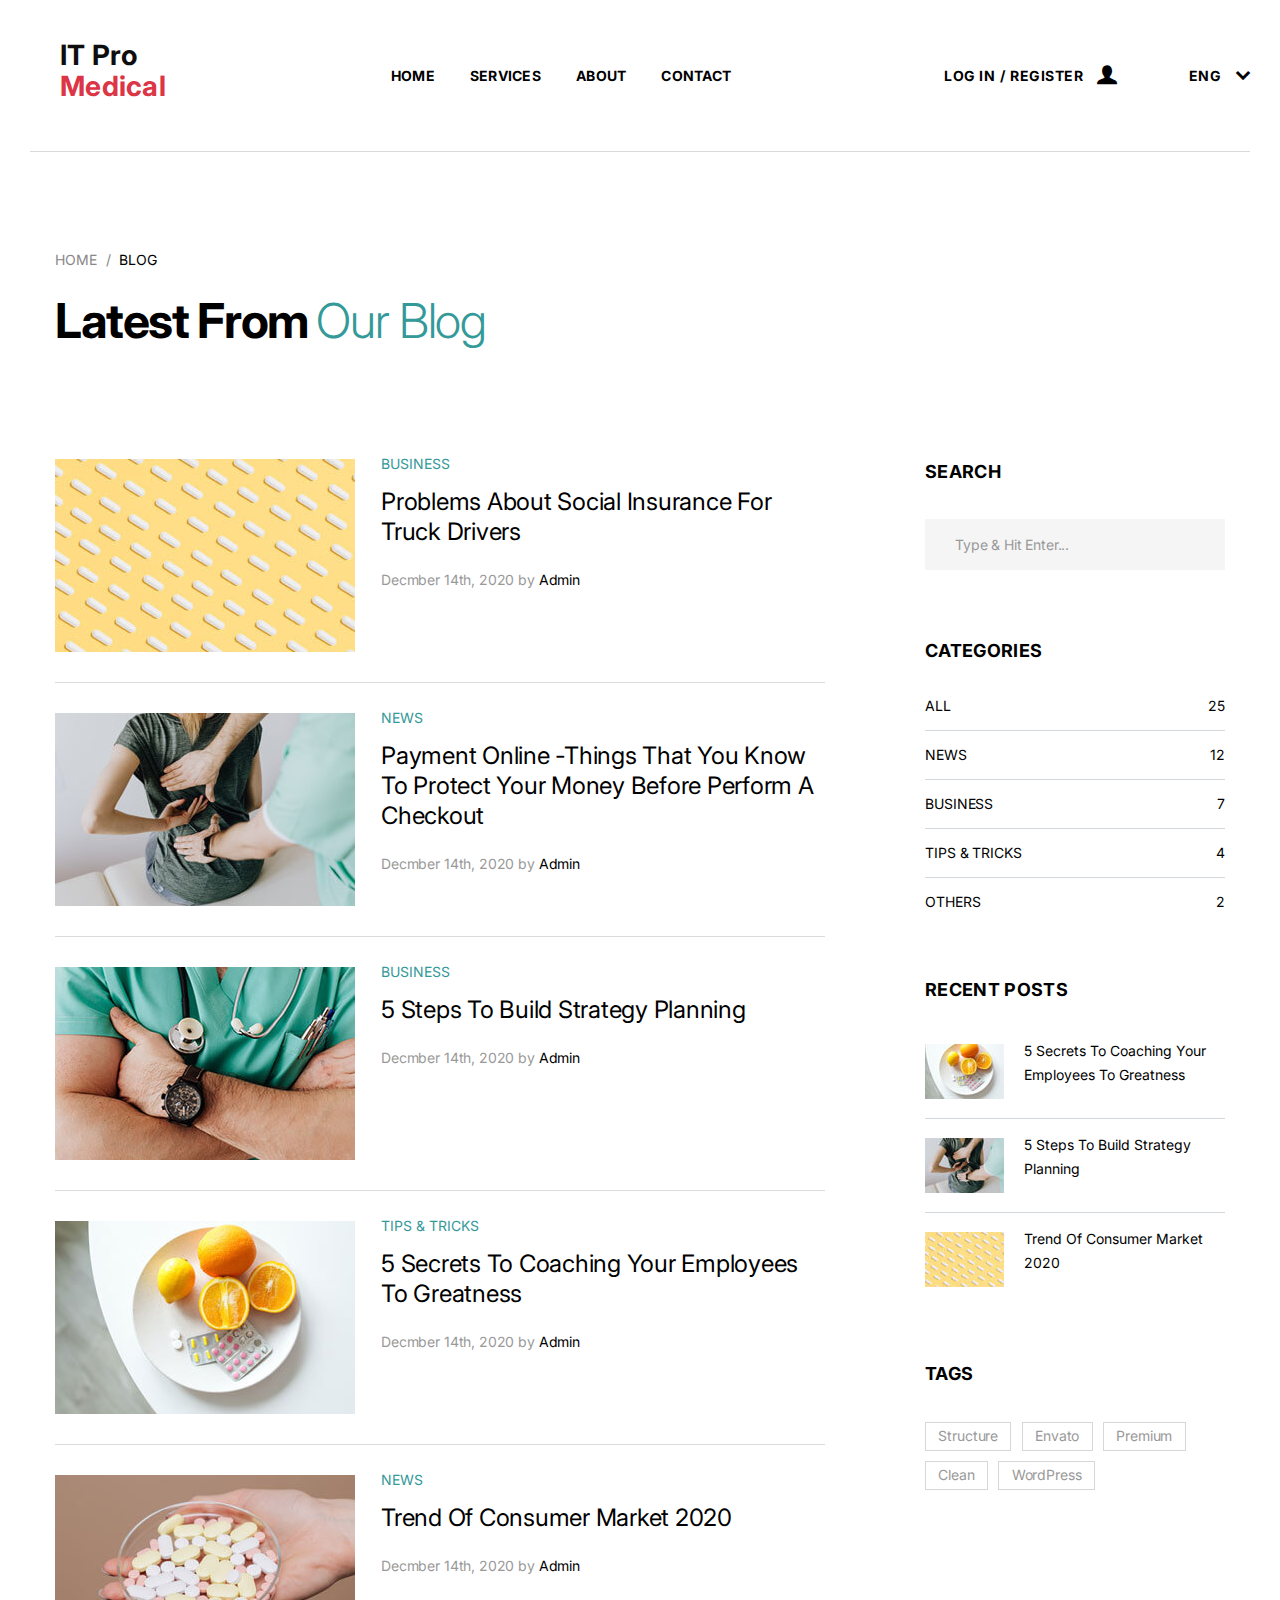
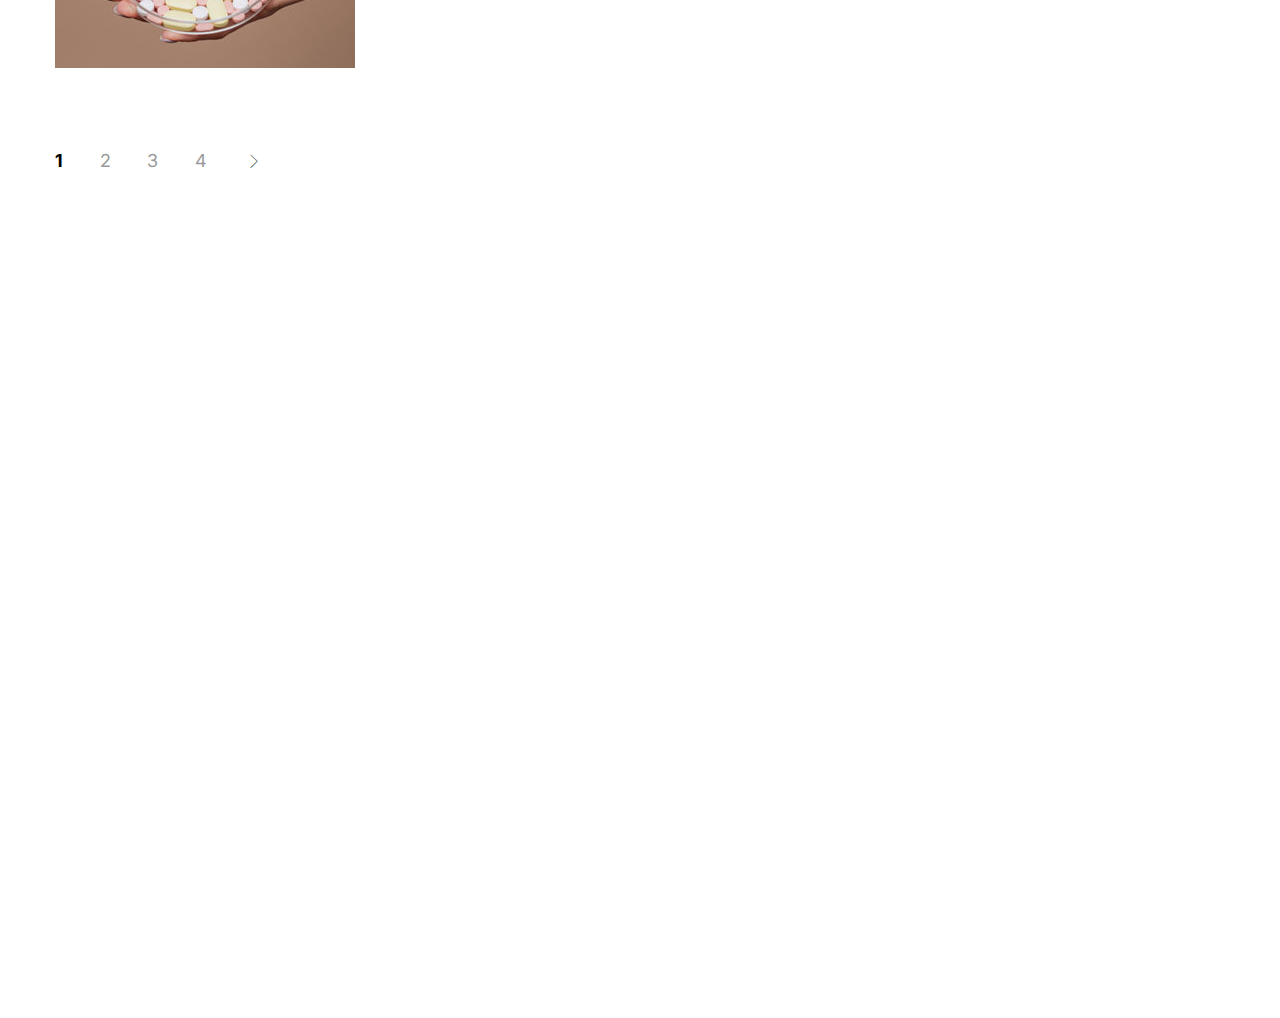
<file: blog.html>
<!DOCTYPE html>
<html lang="en">

<head>
    <meta charset="utf-8">
    <meta http-equiv="X-UA-Compatible" content="IE=edge">
    <meta name="viewport" content="width=device-width, initial-scale=1.0" />

    <title>Blog – Mexi – Health & Medical HTML Template</title>
    <meta name="description" content="Mexi Health & Medical Bootstrap 5 Template is a sophisticated website template for your hospital or clinic."/>

    <!--== Favicon ==-->
    <link rel="shortcut icon" href="assets/img/favicon.ico" type="image/x-icon" />

    <!--== Main Style CSS ==-->
    <link href="assets/css/style.css" rel="stylesheet" />

</head>

<body>

<!--wrapper start-->
<div class="wrapper">

  <!--== Start Preloader Content ==-->
  <div class="preloader-wrap">
  	<div class="preloader">
	    <span class="dot"></span>
	    <div class="dots">
        <span></span>
        <span></span>
        <span></span>
	    </div>
  	</div>
  </div>
  <!--== End Preloader Content ==-->

  <!--== Start Header Wrapper ==-->
  <header class="header-area header-default sticky-header">
    <div class="container">
      <div class="row align-items-center">
        <div class="col-lg-12">
          <div class="header-align">
            <div class="header-logo-area">
              <a href="index.html">
                <h3 class="text-dark font-weight-bold ml-30" href="#">IT Pro <span class="text-danger">Medical</span></h3>
              </a>
            </div>
            <div class="header-navigation-area">
              <ul class="main-menu nav justify-content-center">
                <li><a href="index.html">Home</a></li>
                <li class="has-submenu"><a href="services.html">Services</a>
                  <ul class="submenu-nav">
                    <li><a href="services.html">Services</a></li>
                    <li><a href="service-details.html">Service Details</a></li>
                  </ul>
                </li>
                <li><a href="about.html">About</a></li>
                <li><a href="contact.html">Contact</a></li>
<!--                <li class="has-submenu"><a class="text-theme-color" href="blog.html">Blog</a>-->
<!--                  <ul class="submenu-nav">-->
<!--                    <li><a class="text-light" href="blog.html">Blog Grid</a></li>-->
<!--                    <li><a href="blog-details.html">Blog Single</a></li>-->
<!--                  </ul>-->
<!--                </li>-->
              </ul>
            </div>
            <div class="header-action-area">
              <div class="login-reg">
                <a href="#/">log in</a><span>/</span><a href="#/">register</a> <i class="icon icofont-user-alt-3"></i>
              </div>
              <div class="widget-language">
                <span class="current">Eng <i class="icon icofont-simple-down"></i></span>
                <ul>
                  <li><a href="#">Uzb</a></li>
                  <li><a href="#">Eng</a></li>
		  <li><a href="#">Rus</a></li>
                </ul>
              </div>
              <button class="btn-menu d-lg-none">
                <span></span>
                <span></span>
                <span></span>
              </button>
            </div>
          </div>
        </div>
      </div>
    </div>
  </header>
  <!--== End Header Wrapper ==-->

  <main class="main-content site-wrapper-reveal">
    <!--== Start Page Title Area ==-->
    <section class="page-title-area">
      <div class="container">
        <div class="row">
          <div class="col-lg-12">
            <div class="page-title-content content-style3">
              <div class="bread-crumbs bread-crumbs-style2"><a href="index.html">Home<span class="breadcrumb-sep">/</span></a><span class="active text-black">Blog</span></div>
              <h4 class="title">Latest From <span>Our Blog</span></h4>
            </div>
          </div>
        </div>
      </div>
    </section>
    <!--== End Page Title Area ==-->

    <!--== Start Blog Area Wrapper ==-->
    <section class="blog-area pb-sm-70 pb-lg-90" data-padding-bottom="137">
      <div class="container">
        <div class="row">
          <div class="col-lg-8">
            <div class="post-items-style2">
              <!--== Start Blog Post Item ==-->
              <div class="post-item">
                <div class="thumb">
                  <a href="blog-details.html"><img src="assets/img/blog/m01.jpg" alt="Mexi-Blog"></a>
                </div>
                <div class="content">
                  <a class="category" href="blog.html">Business</a>
                  <h4 class="title">
                    <a href="blog-details.html">Problems About Social Insurance For Truck Drivers</a>
                  </h4>
                  <div class="meta">Decmber 14th, 2020 by <a class="author" href="blog.html">Admin</a>
                  </div>
                </div>
              </div>
              <!--== End Blog Post Item ==-->

              <!--== Start Blog Post Item ==-->
              <div class="post-item">
                <div class="thumb">
                  <a href="blog-details.html"><img src="assets/img/blog/m02.jpg" alt="Mexi-Blog"></a>
                </div>
                <div class="content">
                  <a class="category" href="blog.html">News</a>
                  <h4 class="title">
                    <a href="blog-details.html">Payment Online -Things That You Know To Protect Your Money Before Perform A Checkout</a>
                  </h4>
                  <div class="meta">Decmber 14th, 2020 by <a class="author" href="blog.html">Admin</a>
                  </div>
                </div>
              </div>
              <!--== End Blog Post Item ==-->

              <!--== Start Blog Post Item ==-->
              <div class="post-item">
                <div class="thumb">
                  <a href="blog-details.html"><img src="assets/img/blog/m03.jpg" alt="Mexi-Blog"></a>
                </div>
                <div class="content">
                  <a class="category" href="blog.html">Business</a>
                  <h4 class="title">
                    <a href="blog-details.html">5 Steps To Build Strategy Planning</a>
                  </h4>
                  <div class="meta">Decmber 14th, 2020 by <a class="author" href="blog.html">Admin</a>
                  </div>
                </div>
              </div>
              <!--== End Blog Post Item ==-->

              <!--== Start Blog Post Item ==-->
              <div class="post-item">
                <div class="thumb">
                  <a href="blog-details.html"><img src="assets/img/blog/m04.jpg" alt="Mexi-Blog"></a>
                </div>
                <div class="content">
                  <a class="category" href="blog.html">Tips & tricks</a>
                  <h4 class="title">
                    <a href="blog-details.html">5 Secrets To Coaching Your Employees To Greatness</a>
                  </h4>
                  <div class="meta">Decmber 14th, 2020 by <a class="author" href="blog.html">Admin</a>
                  </div>
                </div>
              </div>
              <!--== End Blog Post Item ==-->

              <!--== Start Blog Post Item ==-->
              <div class="post-item">
                <div class="thumb">
                  <a href="blog-details.html"><img src="assets/img/blog/m05.jpg" alt="Mexi-Blog"></a>
                </div>
                <div class="content">
                  <a class="category" href="blog.html">News</a>
                  <h4 class="title">
                    <a href="blog-details.html">Trend Of Consumer Market 2020</a>
                  </h4>
                  <div class="meta">Decmber 14th, 2020 by <a class="author" href="blog.html">Admin</a>
                  </div>
                </div>
              </div>
              <!--== End Blog Post Item ==-->
            </div>
            <div class="pagination-area mb-md-80">
              <nav>
                <ul class="page-numbers">
                  <li>
                    <span class="page-number current">1</span>
                  </li>
                  <li>
                    <a class="page-number" href="#">2</a>
                  </li>
                  <li>
                    <a class="page-number" href="#">3</a>
                  </li>
                  <li>
                    <a class="page-number" href="#">4</a>
                  </li>
                  <li>
                    <a class="page-number next" href="#">
                      <i class="icofont-thin-right"></i>
                    </a>
                  </li>
                </ul>
              </nav>
            </div>
          </div>
          <div class="col-lg-4">
            <!--== Start Sidebar Wrapper ==-->
            <div class="sidebar-wrapper blog-sidebar-wrapper">
              <!--== Start Sidebar Item ==-->
              <div class="widget-item">
                <h4 class="widget-title">Search</h4>
                <div class="widget-search-box">
                  <form action="#" method="post">
                    <input type="text" id="search" placeholder="Type & Hit Enter...">
                  </form>
                </div>
              </div>
              <!--== Start Sidebar Item ==-->

              <!--== Start Sidebar Item ==-->
              <div class="widget-item">
                <h4 class="widget-title">Categories</h4>
                <div class="widget-categories">
                  <ul>
                    <li><a href="#/">All <span>25</span></a></li>
                    <li><a href="#/">News <span>12</span></a></li>
                    <li><a href="#/">Business <span>7</span></a></li>
                    <li><a href="#/">Tips & tricks <span>4</span></a></li>
                    <li><a href="#/">Others <span>2</span></a></li>
                  </ul>
                </div>
              </div>
              <!--== End Sidebar Item ==-->

              <!--== Start Sidebar Item ==-->
              <div class="widget-item">
                <h4 class="widget-title">Recent posts</h4>
                <div class="widget-blog-post">
                  <ul>
                    <li>
                      <div class="thumb">
                        <img src="assets/img/blog/s01.jpg" alt="Mexi-Blog">
                      </div>
                      <div class="content">
                        <a href="blog-details.html">5 Secrets To Coaching Your Employees To Greatness</a>
                      </div>
                    </li>
                    <li>
                      <div class="thumb">
                        <img src="assets/img/blog/s02.jpg" alt="Mexi-Blog">
                      </div>
                      <div class="content">
                        <a href="blog-details.html">5 Steps To Build Strategy Planning</a>
                      </div>
                    </li>
                    <li>
                      <div class="thumb">
                        <img src="assets/img/blog/s03.jpg" alt="Mexi-Blog">
                      </div>
                      <div class="content">
                        <a href="blog-details.html">Trend Of Consumer Market 2020</a>
                      </div>
                    </li>
                  </ul>
                </div>
              </div>
              <!--== End Sidebar Item ==-->

              <!--== Start Sidebar Item ==-->
              <div class="widget-item">
                <h4 class="widget-title">TAGS</h4>
                <div class="widget-tags tags-style2">
                  <ul>
                    <li><a href="#/">Structure</a></li>
                    <li><a href="#/">Envato</a></li>
                    <li><a href="#/">Premium</a></li>
                    <li><a href="#/">Clean</a></li>
                    <li><a href="#/">WordPress</a></li>
                  </ul>
                </div>
              </div>
              <!--== End Sidebar Item ==-->
            </div>
            <!--== End Sidebar Wrapper ==-->
          </div>
        </div>
      </div>
    </section>
    <!--== End Blog Area Wrapper ==-->
  </main>

  <!--== Start Footer Area Wrapper ==-->
  <footer class="footer-area reveal-footer">
    <div class="container">
      <div class="row">
        <div class="col-sm-6 col-md-5 col-lg-4 col-xl-3">
          <div class="widget-item">
            <div class="about-widget">
              <a class="footer-logo" href="index.html">
                <h3 class="text-dark font-weight-bold ml-30" href="#">IT Pro <span class="text-danger">Medical</span></h3>
              </a>
              <p class="mb-0">Sed elit quam, iaculis sed semper sit amet udin vitae nibh at magna akal semperFusce.
              </p>
              <ul class="widget-contact-info">
                <li class="info-address"><i class="icofont-location-pin"></i>Uzbekiston , Toshkent sh</li>
                <li class="info-mail"><i class="icofont-email"></i><a
                        href="mailto://ITprocontactt@gmail.com">ITprocontactt@gmail.com</a></li>
                <li class="info-phone"><i class="icofont-ui-call"></i><a href="tel://+998 99 770 73 75">+998 99 770 73 75</a></li>
              </ul>
            </div>
          </div>
        </div>
        <div class="col-sm-6 col-md-6 offset-md-1 col-lg-3 offset-lg-0 col-xl-3 d-lg-none d-xl-block">
          <div class="widget-item d-inline-block">
            <h4 class="widget-title line-bottom">Popular Tags</h4>
            <div class="widget-tags">
              <ul>
                <li><a href="#/">Amazing</a></li>
                <li><a href="#/">Envato</a></li>
                <li><a href="#/">Themes</a></li>
                <li><a href="#/">Clean</a></li>
                <li><a href="#/">Wordpress</a></li>
                <li><a href="#/">Creative</a></li>
                <li><a href="#/">Mutilpurpose</a></li>
                <li><a href="#/">Retina Ready</a></li>
                <li><a href="#/">Twitter</a></li>
                <li><a href="#/">Responsive</a></li>
              </ul>
            </div>
          </div>
        </div>
        <div class="col-sm-6 col-md-5 col-lg-4 col-xl-3">
          <div class="widget-item">
            <h4 class="widget-title line-bottom">Recent Posts</h4>
            <nav class="widget-posts">
              <ul class="posts-item">
                <li><a href="about.html"><i class="icon icofont-rounded-double-right"></i>Lorem Ispum dolor sit
                  amet putilor</a></li>
                <li><a href="about.html"><i class="icon icofont-rounded-double-right"></i>Medical is all about
                  quality.</a></li>
                <li><a href="about.html"><i class="icon icofont-rounded-double-right"></i>Is your website user
                  friendly ?</a></li>
                <li><a href="about.html"><i class="icon icofont-rounded-double-right"></i>Ai offer weekly
                  updates & more.</a></li>
                <li><a href="about.html"><i class="icon icofont-rounded-double-right"></i>Customer should love
                  your web.</a></li>
                <li><a href="about.html"><i class="icon icofont-rounded-double-right"></i>Your site smooth and
                  stunning.</a></li>
              </ul>
            </nav>
          </div>
        </div>
        <div class="col-sm-6 col-md-6 offset-md-1 col-lg-4 offset-lg-0 col-xl-3">
          <div class="widget-item">
            <h4 class="widget-title line-bottom">Newsletter</h4>
            <div class="widget-newsletter">
              <p>Sign up for our mailing list to get latest updates and offers.</p>
              <form class="newsletter-form input-btn-group">
                <input class="form-control" type="text" placeholder="Enter your email">
                <button class="btn btn-theme" type="button"><i class="icofont-long-arrow-right"></i></button>
              </form>
            </div>
            <div class="widget-social-icons">
              <a href="https://t.me/IT_PRO_ROBOT"><i class="icofont-telegram"></i></a>
              <a href="https://instagram.com/it__pro"><i class="icofont-instagram"></i></a>
              <a href="https://youtube.com/channel/UCy5iPj3kDkZGWGqlgGkzoIw"><i class="icofont-youtube"></i></a>
            </div>
          </div>
        </div>
      </div>
    </div>
    <div class="footer-bottom">
      <div class="container">
        <div class="row text-center">
          <div class="col-sm-12">
            <div class="widget-copyright">
              <p>© 2021 <span>IT Pro</span>. Made with <i class="icofont-heart-alt"></i> by <a href="https://it-pro.vercel.app/" target="_blank">IT Pro</a></p>
            </div>
          </div>
        </div>
      </div>
    </div>
  </footer>
  <!--== End Footer Area Wrapper ==-->
  
  <!--== Scroll Top Button ==-->
  <div class="scroll-to-top"><span class="icofont-rounded-up"></span></div>

  <!--== Start Side Menu ==-->
  <aside class="off-canvas-wrapper">
    <div class="off-canvas-inner">
      <div class="off-canvas-overlay"></div>
      <!-- Start Off Canvas Content Wrapper -->
      <div class="off-canvas-content">
        <!-- Off Canvas Header -->
        <div class="off-canvas-header">
          <div class="logo-area">
            <a href="index.html"><img src="assets/img/logo.png" alt="Logo" /></a>
          </div>
          <div class="close-action">
            <button class="btn-close"><i class="lnr lnr-cross"></i></button>
          </div>
        </div>

        <div class="off-canvas-item">
          <!-- Start Mobile Menu Wrapper -->
          <div class="res-mobile-menu">
            <!-- Note Content Auto Generate By Jquery From Main Menu -->
          </div>
          <!-- End Mobile Menu Wrapper -->
        </div>
        <!-- Off Canvas Footer -->
        <div class="off-canvas-footer"></div>
      </div>
      <!-- End Off Canvas Content Wrapper -->
    </div>
  </aside>
  <!--== End Side Menu ==-->  
</div>

<!--=======================Javascript============================-->

<!--=== Modernizr Min Js ===-->
<script src="assets/js/modernizr.js"></script>
<!--=== jQuery Min Js ===-->
<script src="assets/js/jquery-main.js"></script>
<!--=== jQuery Migration Min Js ===-->
<script src="assets/js/jquery-migrate.js"></script>
<!--=== Popper Min Js ===-->
<script src="assets/js/popper.min.js"></script>
<!--=== Bootstrap Min Js ===-->
<script src="assets/js/bootstrap.min.js"></script>
<!--=== jquery UI Min Js ===-->
<script src="assets/js/jquery-ui.min.js"></script>
<!--=== Plugin Collection Js ===-->
<script src="assets/js/plugincollection.js"></script>


<!--=== Custom Js ===-->
<script src="assets/js/custom.js"></script>

</body>

</html>
</file>
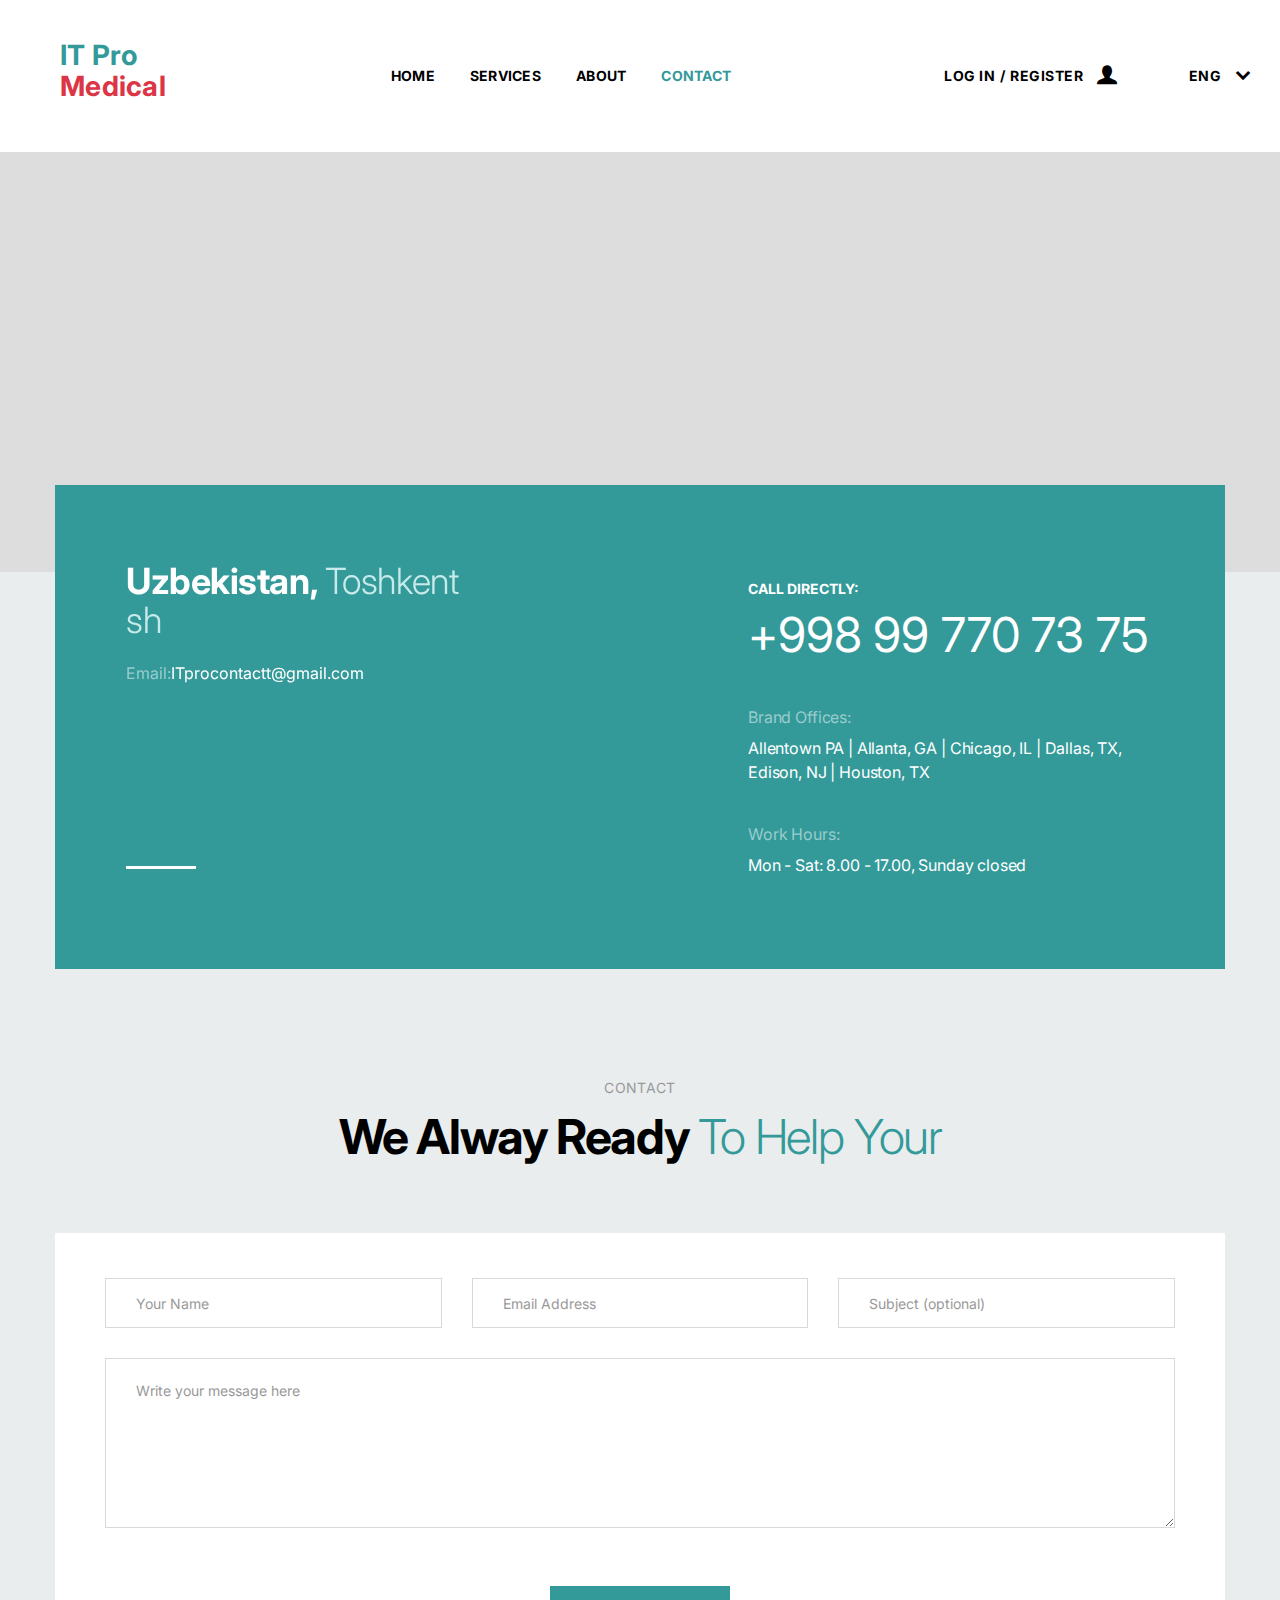
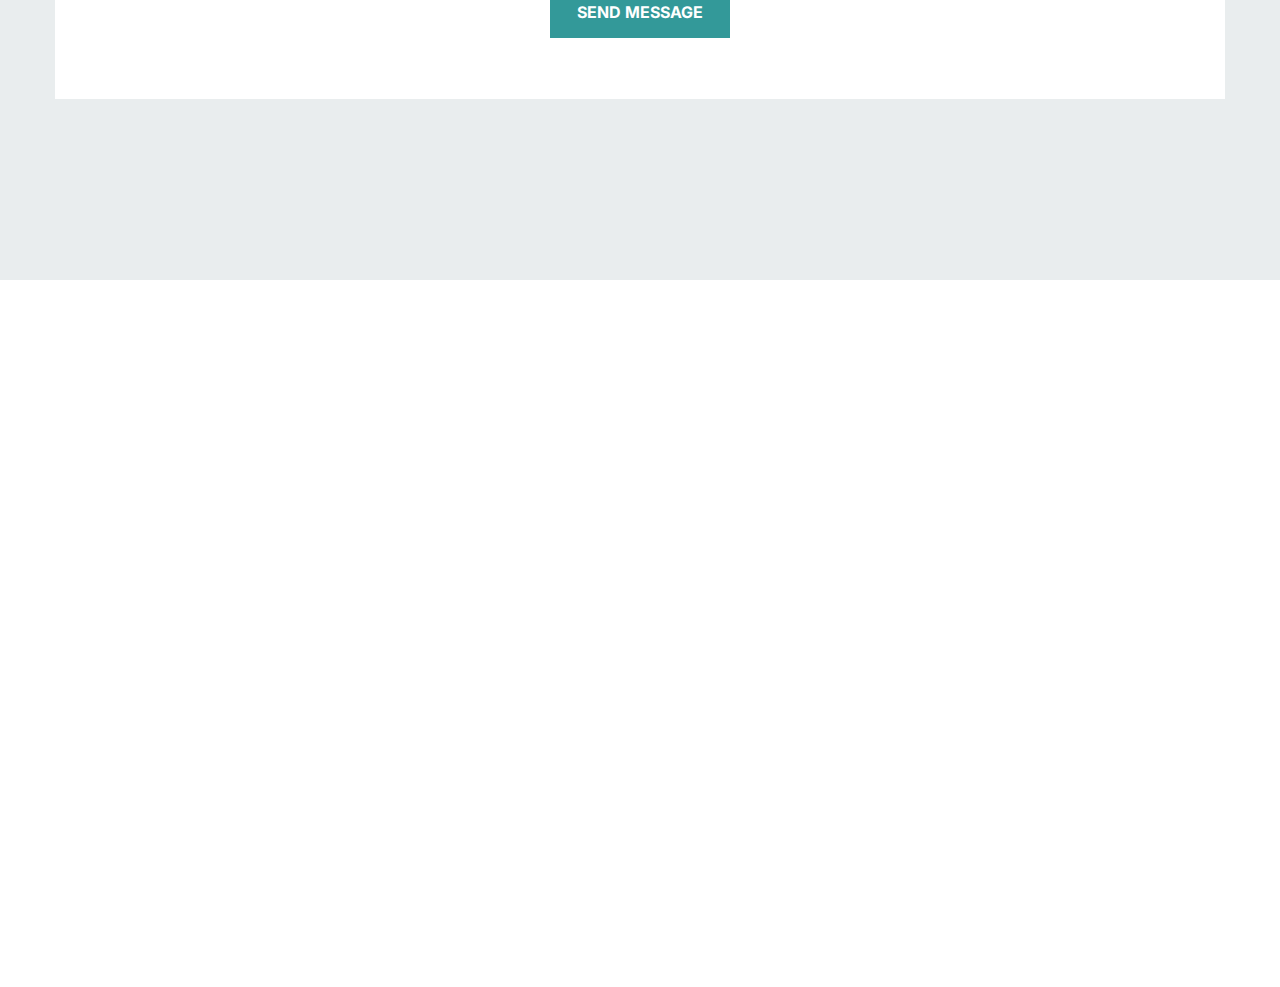
<file: contact.html>
<!DOCTYPE html>
<html lang="en">

<head>
    <meta charset="utf-8">
    <meta http-equiv="X-UA-Compatible" content="IE=edge">
    <meta name="viewport" content="width=device-width, initial-scale=1.0" />

    <title>Contact Us – Mexi – Health & Medical HTML Template</title>
    <meta name="description" content="Mexi Health & Medical Bootstrap 5 Template is a sophisticated website template for your hospital or clinic."/>

    <!--== Favicon ==-->
    <link rel="shortcut icon" href="assets/img/favicon.ico" type="image/x-icon" />

    <!--== Main Style CSS ==-->
    <link href="assets/css/style.css" rel="stylesheet" />

</head>

<body>

<!--wrapper start-->
<div class="wrapper">

  <!--== Start Preloader Content ==-->
  <div class="preloader-wrap">
  	<div class="preloader">
	    <span class="dot"></span>
	    <div class="dots">
        <span></span>
        <span></span>
        <span></span>
	    </div>
  	</div>
  </div>
  <!--== End Preloader Content ==-->

  <!--== Start Header Wrapper ==-->
  <header class="header-area header-default header-style-two sticky-header">
    <div class="container">
      <div class="row align-items-center">
        <div class="col-lg-12">
          <div class="header-align">
            <div class="header-logo-area">
              <a href="index.html">
                <h3 class="text-dark font-weight-bold ml-30"><a href="https://itprouz.uz">IT Pro <span class="text-danger">Medical</span></a></h3>
              </a>
            </div>
            <div class="header-navigation-area">
              <ul class="main-menu nav justify-content-center">
                <li><a href="index.html">Home</a></li>
                <li class="has-submenu"><a href="services.html">Services</a>
                  <ul class="submenu-nav">
                    <li><a href="services.html">Services</a></li>
                    <li><a href="service-details.html">Service Details</a></li>
                  </ul>
                </li>
                <li><a href="about.html">About</a></li>
                <li class="active"><a href="contact.html">Contact</a></li>
<!--                <li class="has-submenu"><a href="blog.html">Blog</a>-->
<!--                  <ul class="submenu-nav">-->
<!--                    <li><a href="blog.html">Blog Grid</a></li>-->
<!--                    <li><a href="blog-details.html">Blog Single</a></li>-->
<!--                  </ul>-->
<!--                </li>-->
              </ul>
            </div>
            <div class="header-action-area">
              <div class="login-reg">
                <a href="#/">log in</a><span>/</span><a href="#/">register</a> <i class="icon icofont-user-alt-3"></i>
              </div>
              <div class="widget-language">
                <span class="current">Eng <i class="icon icofont-simple-down"></i></span>
                <ul>
                  <li><a href="#">Uzb</a></li>
                  <li><a href="#">Eng</a></li>
		  <li><a href="#">Rus</a></li>
                </ul>
              </div>
              <button class="btn-menu d-lg-none">
                <span></span>
                <span></span>
                <span></span>
              </button>
            </div>
          </div>
        </div>
      </div>
    </div>
  </header>
  <!--== End Header Wrapper ==-->

  <main class="main-content site-wrapper-reveal">

    <!--== Start Map Area Wrapper ==-->
    <div class="contact-map-area">
      <iframe src="https://www.google.com/maps/embed?pb=!1m18!1m12!1m3!1d3151.8402891185374!2d144.95373631590425!3d-37.81720974201477!2m3!1f0!2f0!3f0!3m2!1i1024!2i768!4f13.1!3m3!1m2!1s0x6ad65d4c2b349649%3A0xb6899234e561db11!2sEnvato!5e0!3m2!1sen!2ssg!4v1607294780661!5m2!1sen!2ssg"></iframe>
    </div>
    <!--== End Map Area Wrapper ==-->

    <!--== Start Contact Area ==-->
    <section class="contact-area">
      <div class="container">
        <div class="row">
          <div class="col-lg-12">
            <div class="contact-info-content">
              <div class="info-address">
                <h2 class="title">Uzbekistan, <span>Toshkent sh</span></h2>
               
                <a href="mailto://ITprocontactt@gmail.com"><span>Email:</span>ITprocontactt@gmail.com</a>
              </div>
              <div class="brand-office">
                <div class="info-tem style-two">
                  <h6>Call directly:</h6>
                  <p>+998 99 770 73 75</p>
                </div>
                <div class="info-tem">
                  <h6>Brand Offices:</h6>
                  <p>Allentown PA | Allanta, GA | Chicago, IL | Dallas, TX, Edison, NJ | Houston, TX</p>
                </div>
                <div class="info-tem mb-0">
                  <h6>Work Hours:</h6>
                  <p>Mon - Sat: 8.00 - 17.00, Sunday closed</p>
                </div>
              </div>
            </div>
          </div>
        </div>
        <div class="row">
          <div class="col-lg-12">            
            <div class="contact-form">
              <div class="section-title text-center">
                <h5>Contact</h5>
                <h2 class="title">We Alway Ready <span>To Help Your</span></h2>
              </div>
              <form class="contact-form-wrapper" id="contact-form" action="http://whizthemes.com/mail-php/raju/arden/mail.php" method="post">
                <div class="row">
                  <div class="col-md-4">
                    <div class="form-group">
                      <input class="form-control" type="text" name="con_name" placeholder="Your Name">
                    </div>
                  </div>
                  <div class="col-md-4">
                    <div class="form-group">
                      <input class="form-control" type="email" name="con_email" placeholder="Email Address">
                    </div>
                  </div>
                  <div class="col-md-4">
                    <div class="form-group">
                      <input class="form-control" type="text" name="con_subject" placeholder="Subject (optional)">
                    </div>
                  </div>
                  <div class="col-md-12">
                    <div class="form-group mb-0">
                      <textarea name="con_message" rows="5" placeholder="Write your message here"></textarea>
                    </div>
                  </div>
                  <div class="col-md-12 text-center">
                    <div class="form-group mb-0">
                      <button class="btn btn-theme btn-block" type="submit">Send Message</button>
                    </div>
                  </div>
                </div>
              </form>
            </div>
            <!-- Message Notification -->
            <div class="form-message"></div>
          </div>
        </div>
      </div>
    </section>
    <!--== End Contact Area ==-->
  </main>

  <!--== Start Footer Area Wrapper ==-->
  <footer class="footer-area reveal-footer">
    <div class="container">
      <div class="row">
        <div class="col-sm-6 col-md-5 col-lg-4 col-xl-3">
          <div class="widget-item">
            <div class="about-widget">
              <a class="footer-logo" href="index.html">
                <h3 class="text-dark font-weight-bold ml-30"><a href="https://itprouz.uz">IT Pro <span class="text-danger">Medical</span></a></h3>
              </a>
              <p class="mb-0">Sed elit quam, iaculis sed semper sit amet udin vitae nibh at magna akal semperFusce.
              </p>
              <ul class="widget-contact-info">
                <li class="info-address"><i class="icofont-location-pin"></i>Uzbekiston , Toshkent sh</li>
                <li class="info-mail"><i class="icofont-email"></i><a
                        href="mailto://ITprocontactt@gmail.com">ITprocontactt@gmail.com</a></li>
                <li class="info-phone"><i class="icofont-ui-call"></i><a href="tel://+998 99 770 73 75">+998 99 770 73 75</a></li>
              </ul>
            </div>
          </div>
        </div>
        <div class="col-sm-6 col-md-6 offset-md-1 col-lg-3 offset-lg-0 col-xl-3 d-lg-none d-xl-block">
          <div class="widget-item d-inline-block">
            <h4 class="widget-title line-bottom">Popular Tags</h4>
            <div class="widget-tags">
              <ul>
                <li><a href="#/">Amazing</a></li>
                <li><a href="#/">Envato</a></li>
                <li><a href="#/">Themes</a></li>
                <li><a href="#/">Clean</a></li>
                <li><a href="#/">Wordpress</a></li>
                <li><a href="#/">Creative</a></li>
                <li><a href="#/">Mutilpurpose</a></li>
                <li><a href="#/">Retina Ready</a></li>
                <li><a href="#/">Twitter</a></li>
                <li><a href="#/">Responsive</a></li>
              </ul>
            </div>
          </div>
        </div>
        <div class="col-sm-6 col-md-5 col-lg-4 col-xl-3">
          <div class="widget-item">
            <h4 class="widget-title line-bottom">Recent Posts</h4>
            <nav class="widget-posts">
              <ul class="posts-item">
                <li><a href="about.html"><i class="icon icofont-rounded-double-right"></i>Lorem Ispum dolor sit
                  amet putilor</a></li>
                <li><a href="about.html"><i class="icon icofont-rounded-double-right"></i>Medical is all about
                  quality.</a></li>
                <li><a href="about.html"><i class="icon icofont-rounded-double-right"></i>Is your website user
                  friendly ?</a></li>
                <li><a href="about.html"><i class="icon icofont-rounded-double-right"></i>Ai offer weekly
                  updates & more.</a></li>
                <li><a href="about.html"><i class="icon icofont-rounded-double-right"></i>Customer should love
                  your web.</a></li>
                <li><a href="about.html"><i class="icon icofont-rounded-double-right"></i>Your site smooth and
                  stunning.</a></li>
              </ul>
            </nav>
          </div>
        </div>
        <div class="col-sm-6 col-md-6 offset-md-1 col-lg-4 offset-lg-0 col-xl-3">
          <div class="widget-item">
            <h4 class="widget-title line-bottom">Newsletter</h4>
            <div class="widget-newsletter">
              <p>Sign up for our mailing list to get latest updates and offers.</p>
              <form class="newsletter-form input-btn-group">
                <input class="form-control" type="text" placeholder="Enter your email">
                <button class="btn btn-theme" type="button"><i class="icofont-long-arrow-right"></i></button>
              </form>
            </div>
            <div class="widget-social-icons">
              <a href="https://t.me/IT_PRO_ROBOT"><i class="icofont-telegram"></i></a>
              <a href="https://instagram.com/it__pro"><i class="icofont-instagram"></i></a>
              <a href="https://youtube.com/channel/UCy5iPj3kDkZGWGqlgGkzoIw"><i class="icofont-youtube"></i></a>
            </div>
          </div>
        </div>
      </div>
    </div>
    <div class="footer-bottom">
      <div class="container">
        <div class="row text-center">
          <div class="col-sm-12">
            <div class="widget-copyright">
              <p>© 2021 <span>IT Pro</span>. Made with <i class="icofont-heart-alt"></i> by <a href="https://itprouz.uz" target="_blank">IT Pro</a></p>
            </div>
          </div>
        </div>
      </div>
    </div>
  </footer>
  <!--== End Footer Area Wrapper ==-->
  
  <!--== Scroll Top Button ==-->
  <div class="scroll-to-top"><span class="icofont-rounded-up"></span></div>

  <!--== Start Side Menu ==-->
  <aside class="off-canvas-wrapper">
    <div class="off-canvas-inner">
      <div class="off-canvas-overlay"></div>
      <!-- Start Off Canvas Content Wrapper -->
      <div class="off-canvas-content">
        <!-- Off Canvas Header -->
        <div class="off-canvas-header">
          <div class="logo-area">
            <a href="index.html"><img src="assets/img/logo.png" alt="Logo" /></a>
          </div>
          <div class="close-action">
            <button class="btn-close"><i class="lnr lnr-cross"></i></button>
          </div>
        </div>

        <div class="off-canvas-item">
          <!-- Start Mobile Menu Wrapper -->
          <div class="res-mobile-menu">
            <!-- Note Content Auto Generate By Jquery From Main Menu -->
          </div>
          <!-- End Mobile Menu Wrapper -->
        </div>
        <!-- Off Canvas Footer -->
        <div class="off-canvas-footer"></div>
      </div>
      <!-- End Off Canvas Content Wrapper -->
    </div>
  </aside>
  <!--== End Side Menu ==-->  
</div>

<!--=======================Javascript============================-->

<!--=== Modernizr Min Js ===-->
<script src="assets/js/modernizr.js"></script>
<!--=== jQuery Min Js ===-->
<script src="assets/js/jquery-main.js"></script>
<!--=== jQuery Migration Min Js ===-->
<script src="assets/js/jquery-migrate.js"></script>
<!--=== Popper Min Js ===-->
<script src="assets/js/popper.min.js"></script>
<!--=== Bootstrap Min Js ===-->
<script src="assets/js/bootstrap.min.js"></script>
<!--=== jquery UI Min Js ===-->
<script src="assets/js/jquery-ui.min.js"></script>
<!--=== Plugin Collection Js ===-->
<script src="assets/js/plugincollection.js"></script>


<!--=== Custom Js ===-->
<script src="assets/js/custom.js"></script>

</body>

</html>
</file>
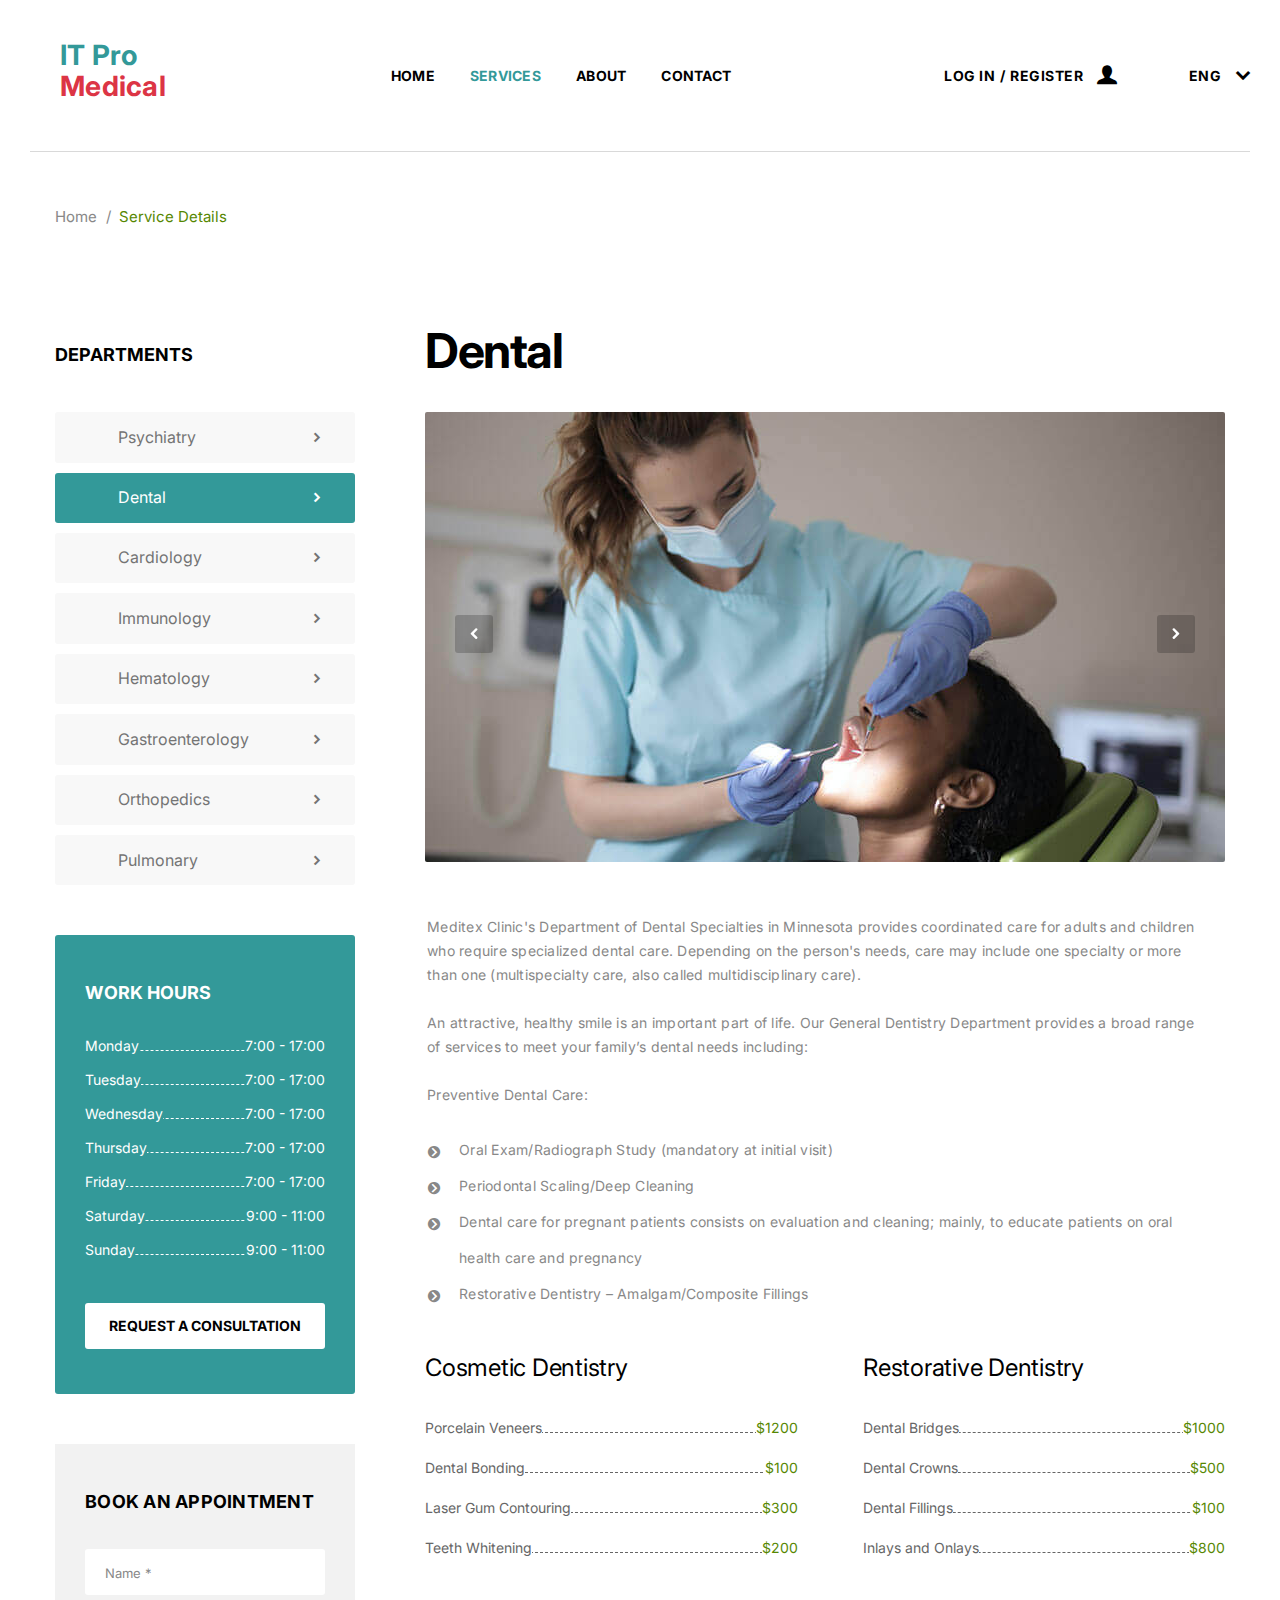
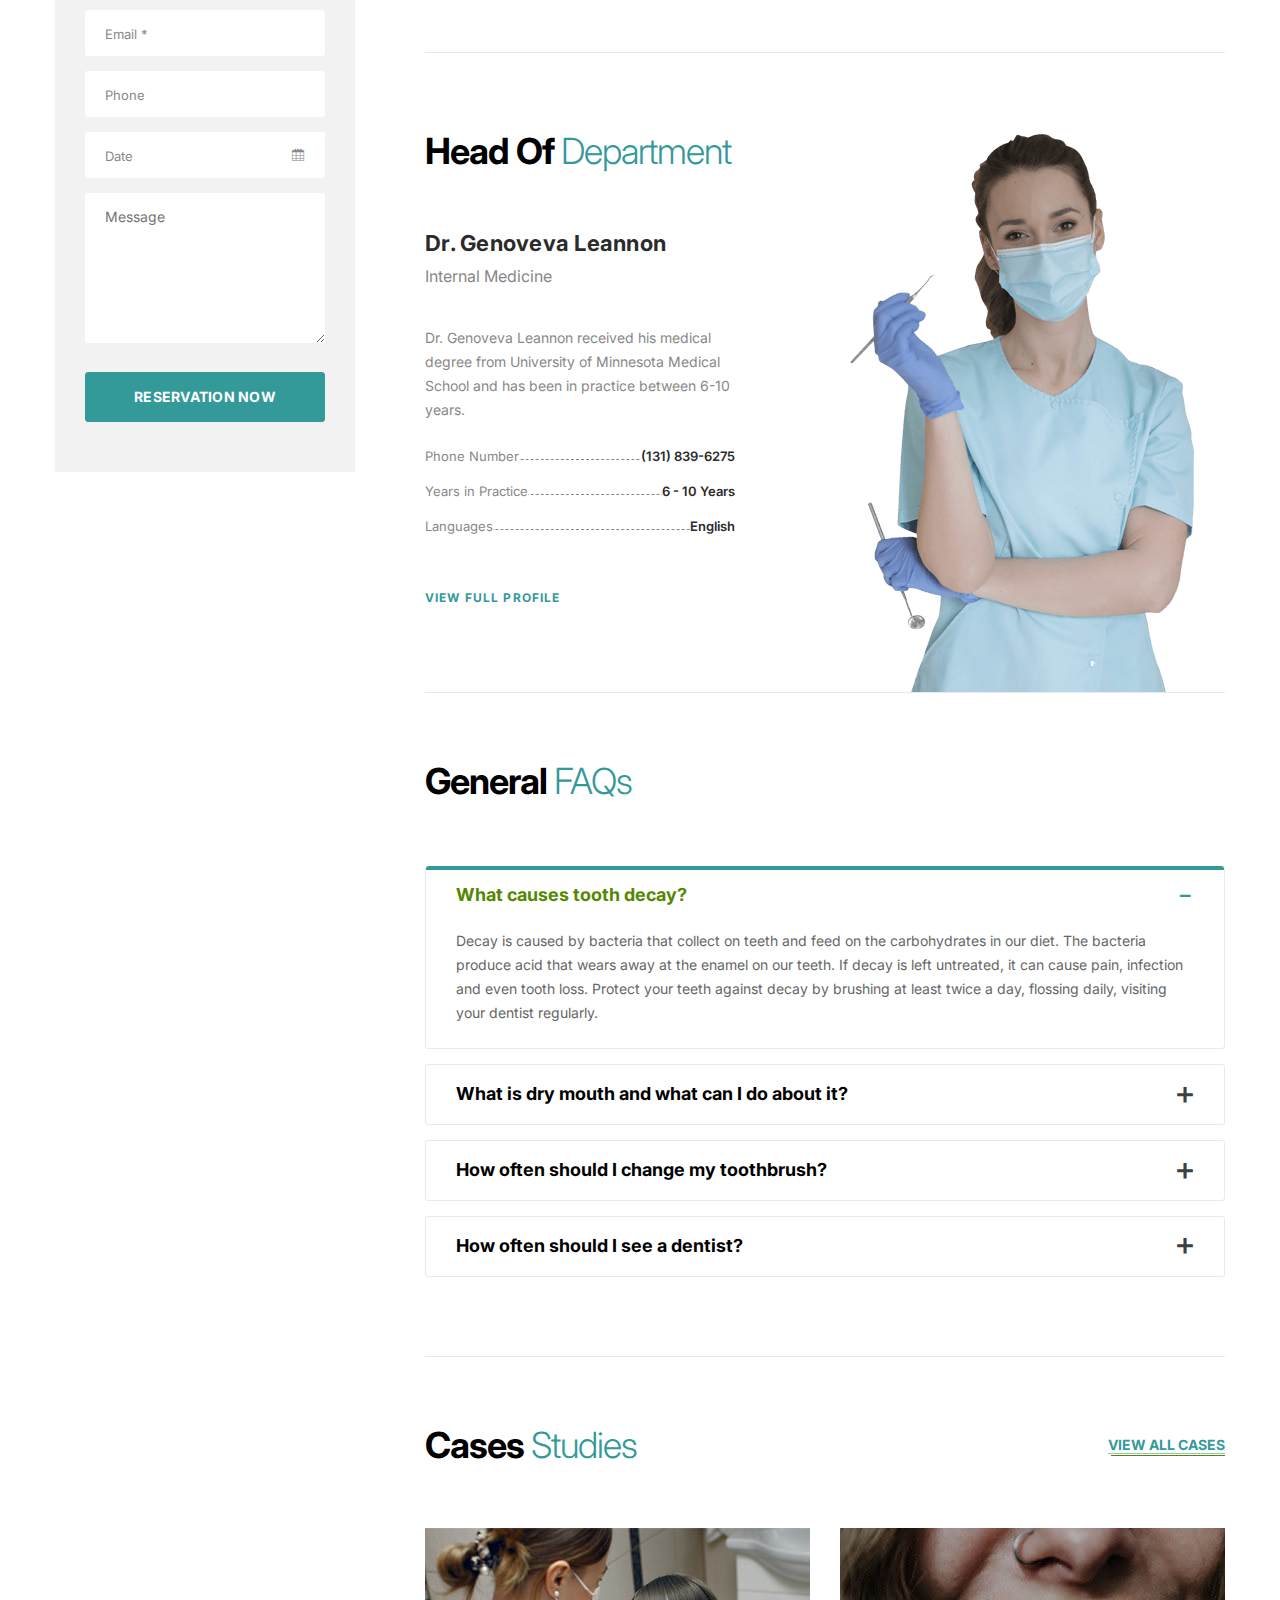
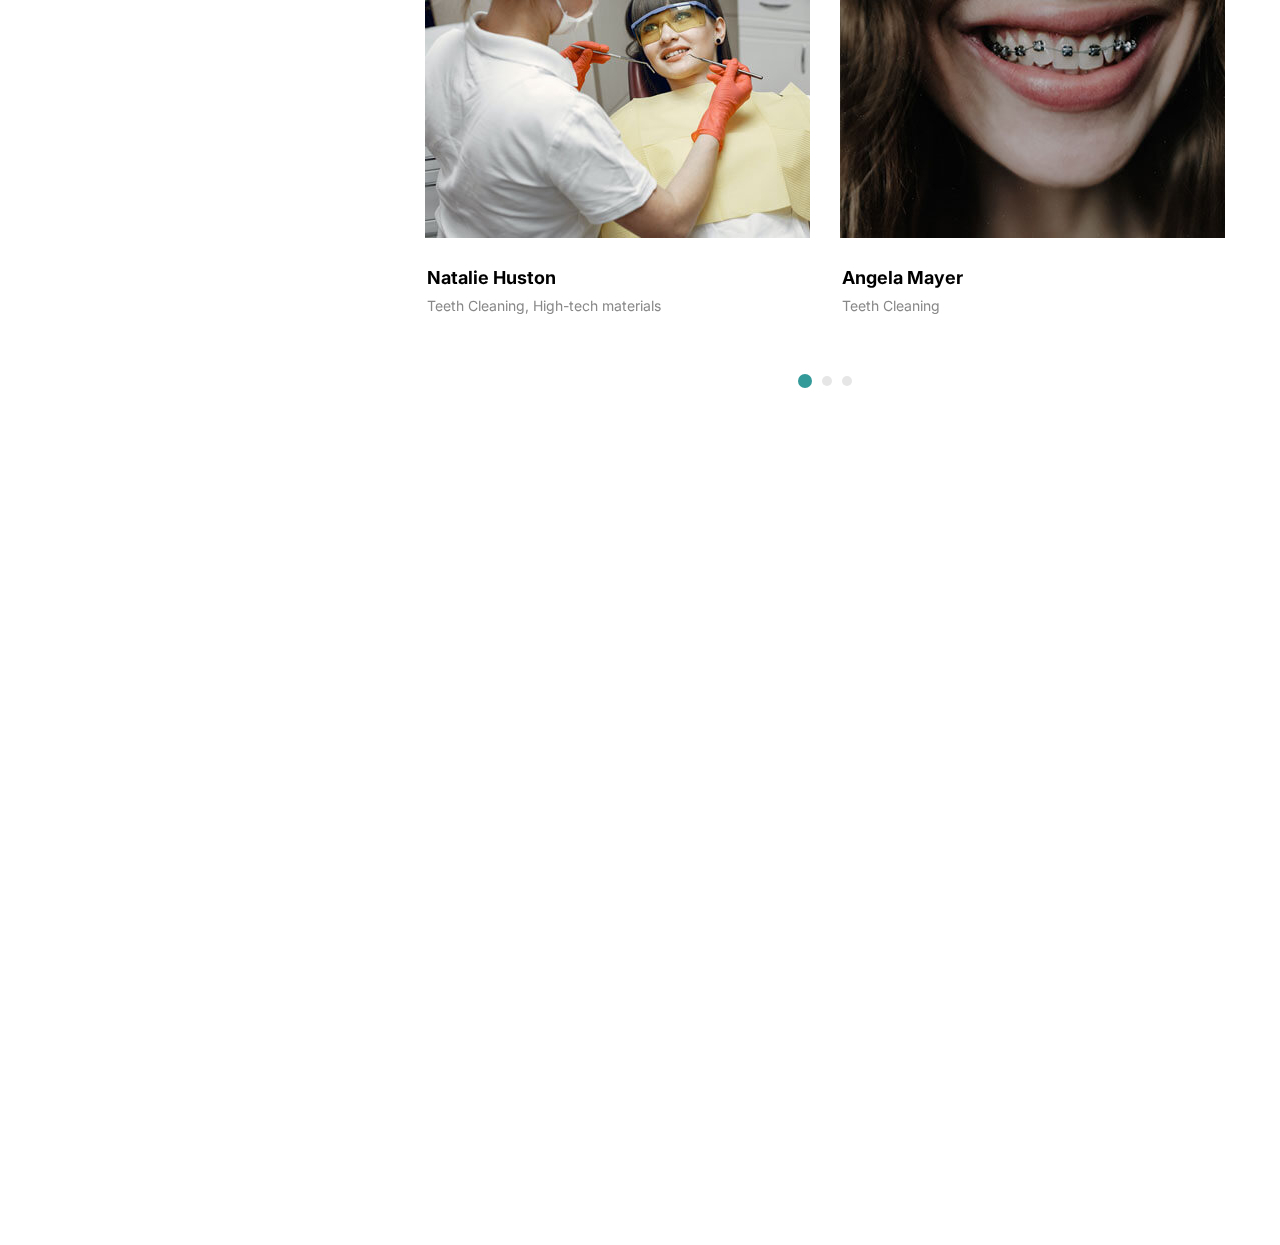
<file: service-details.html>
<!DOCTYPE html>
<html lang="en">

<head>
    <meta charset="utf-8">
    <meta http-equiv="X-UA-Compatible" content="IE=edge">
    <meta name="viewport" content="width=device-width, initial-scale=1.0" />

    <title>Service Details – Mexi – Health & Medical HTML Template</title>
    <meta name="description" content="Mexi Health & Medical Bootstrap 5 Template is a sophisticated website template for your hospital or clinic."/>

    <!--== Favicon ==-->
    <link rel="shortcut icon" href="assets/img/favicon.ico" type="image/x-icon" />

    <!--== Main Style CSS ==-->
    <link href="assets/css/style.css" rel="stylesheet" />

</head>

<body>

<!--wrapper start-->
<div class="wrapper">

  <!--== Start Preloader Content ==-->
  <div class="preloader-wrap">
  	<div class="preloader">
	    <span class="dot"></span>
	    <div class="dots">
        <span></span>
        <span></span>
        <span></span>
	    </div>
  	</div>
  </div>
  <!--== End Preloader Content ==-->

  <!--== Start Header Wrapper ==-->
  <header class="header-area header-default sticky-header">
    <div class="container">
      <div class="row align-items-center">
        <div class="col-lg-12">
          <div class="header-align">
            <div class="header-logo-area">
              <a href="index.html">
                <h3 class="text-dark font-weight-bold ml-30"><a href="https://itprouz.uz">IT Pro <span class="text-danger">Medical</span></a></h3>
              </a>
            </div>
            <div class="header-navigation-area">
              <ul class="main-menu nav justify-content-center">
                <li><a href="index.html">Home</a></li>
                <li class="has-submenu active"><a href="services.html">Services</a>
                  <ul class="submenu-nav">
                    <li><a href="services.html">Services</a></li>
                    <li><a class="text-light" href="service-details.html">Service Details</a></li>
                  </ul>
                </li>
                <li><a href="about.html">About</a></li>
                <li><a href="contact.html">Contact</a></li>
<!--                <li class="has-submenu"><a href="blog.html">Blog</a>-->
<!--                  <ul class="submenu-nav">-->
<!--                    <li><a href="blog.html">Blog Grid</a></li>-->
<!--                    <li><a href="blog-details.html">Blog Single</a></li>-->
<!--                  </ul>-->
<!--                </li>-->
              </ul>
            </div>
            <div class="header-action-area">
              <div class="login-reg">
                <a href="#/">log in</a><span>/</span><a href="#/">register</a> <i class="icon icofont-user-alt-3"></i>
              </div>
              <div class="widget-language">
                <span class="current">Eng <i class="icon icofont-simple-down"></i></span>
                <ul>
                  <li><a href="#">Uzb</a></li>
                  <li><a href="#">Eng</a></li>
		  <li><a href="#">Rus</a></li>
                </ul>
              </div>
              <button class="btn-menu d-lg-none">
                <span></span>
                <span></span>
                <span></span>
              </button>
            </div>
          </div>
        </div>
      </div>
    </div>
  </header>
  <!--== End Header Wrapper ==-->

  <main class="main-content site-wrapper-reveal">
    <!--== Start Page Title Area ==-->
    <section class="page-title-area">
      <div class="container">
        <div class="row">
          <div class="col-lg-12">
            <div class="page-title-content">
              <div class="bread-crumbs"><a href="index.html">Home<span class="breadcrumb-sep">/</span></a><span class="active">Service Details</span></div>
            </div>
          </div>
        </div>
      </div>
    </section>
    <!--== End Page Title Area ==-->

    <!--== Start Departments Area ==-->
    <section class="department-area">
      <div class="container">
        <div class="row">
          <div class="col-lg-12">
            <div class="department-wrpp">
              <!--== Start Sidebar Wrapper ==-->
              <div class="sidebar-wrapper">
                <!-- == Start Sidebar Item == -->
                <div class="widget-item">
                  <h4 class="widget-title">Departments</h4>
                  <div class="widget-side-nav">
                    <ul>
                      <li><a href="service-details.html">Psychiatry</a></li>
                      <li><a class="active" href="service-details.html">Dental</a></li>
                      <li><a href="service-details.html">Cardiology</a></li>
                      <li><a href="service-details.html">Immunology</a></li>
                      <li><a href="service-details.html">Hematology</a></li>
                      <li><a href="service-details.html">Gastroenterology</a></li>
                      <li><a href="service-details.html">Orthopedics</a></li>
                      <li><a href="service-details.html">Pulmonary</a></li>
                    </ul>
                  </div>
                </div>
                <!-- == End Sidebar Item == -->

                <!-- == Start Sidebar Item == -->
                <div class="widget-item">
                  <div class="widget-work-hours">
                    <h4 class="title">Work Hours</h4>
                    <ul>
                      <li><span class="work-day">Monday</span><span class="work-hours">7:00 - 17:00</span></li>
                      <li><span class="work-day">Tuesday</span><span class="work-hours">7:00 - 17:00</span></li>
                      <li><span class="work-day">Wednesday</span><span class="work-hours">7:00 - 17:00</span></li>
                      <li><span class="work-day">Thursday</span><span class="work-hours">7:00 - 17:00</span></li>
                      <li><span class="work-day">Friday</span><span class="work-hours">7:00 - 17:00</span></li>
                      <li><span class="work-day">Saturday</span><span class="work-hours">9:00 - 11:00</span></li>
                      <li><span class="work-day">Sunday</span><span class="work-hours">9:00 - 11:00</span></li>
                    </ul>
                    <a class="btn-theme btn-white" href="#/">REQUEST A CONSULTATION</a>
                  </div>
                </div>
                <!-- == End Sidebar Item == -->

                <!-- == Start Sidebar Item == -->
                <div class="widget-item">
                  <div class="widget-appointment-form">
                    <h4 class="title">Book An Appointment</h4>
                    <form id="contact-form" action="http://whizthemes.com/mail-php/raju/arden/mail.php" method="post">
                      <div class="row">
                        <div class="col-md-12">
                          <div class="form-group">
                            <input class="form-control" type="text" name="con_name" placeholder="Name *">
                          </div>
                        </div>
                        <div class="col-md-12">
                          <div class="form-group">
                            <input class="form-control" type="email" name="con_email" placeholder="Email *">
                          </div>
                        </div>
                        <div class="col-md-12">
                          <div class="form-group">
                            <input class="form-control" type="text" name="con_phone" placeholder="Phone">
                          </div>
                        </div>
                        <div class="col-md-12">
                          <div class="form-group datepicker-group">
                            <label for="datepicker" class="form-label icofont-calendar"></label>
                            <input class="form-control" id="datepicker" type="text" name="con_date" placeholder="Date">
                          </div>
                        </div>
                        <div class="col-md-12">
                          <div class="form-group mb-0">
                            <textarea name="con_message" rows="4" placeholder="Message"></textarea>
                          </div>
                        </div>
                        <div class="col-md-12">
                          <div class="form-group mb-0">
                            <button class="btn btn-theme" type="submit">Reservation Now</button>
                          </div>
                        </div>
                      </div>
                    </form>
                  </div>
                </div>
                <!-- == End Sidebar Item == -->
              </div>
              <!--== Ens Sidebar Wrapper ==-->

              <div class="department-content">
                <h2 class="title">Dental</h2>
                <div class="swiper-container department-gallery">
                  <div class="swiper-wrapper gallery-slider">
                    <div class="swiper-slide">
                      <img src="assets/img/photos/department-s1.jpg" alt="Mexi-Image">
                    </div>
                    <div class="swiper-slide">
                      <img src="assets/img/photos/department-s2.jpg" alt="Mexi-Image">
                    </div>
                  </div>
                  <!-- Add Arrows -->
                  <div class="swiper-button-prev"><i class="icofont-rounded-left"></i></div>
                  <div class="swiper-button-next"><i class="icofont-rounded-right"></i></div>
                </div>

                <div class="content">                  
                  <p>Meditex Clinic's Department of Dental Specialties in Minnesota provides coordinated care for adults and children who require specialized dental care. Depending on the person's needs, care may include one specialty or more than one (multispecialty care, also called multidisciplinary care).</p>
                  <p>An attractive, healthy smile is an important part of life. Our General Dentistry Department provides a broad range of services to meet your family’s dental needs including:</p>
                  <p>Preventive Dental Care:</p>
                  <ul class="list-style1">
                    <li>Oral Exam/Radiograph Study (mandatory at initial visit)</li>
                    <li>Periodontal Scaling/Deep Cleaning</li>
                    <li>Dental care for pregnant patients consists on evaluation and cleaning; mainly, to educate patients on oral health care and pregnancy</li>
                    <li>Restorative Dentistry – Amalgam/Composite Fillings</li>
                  </ul>
                </div>

                <div class="price-list-col2">
                  <div class="price-list">
                    <h4>Cosmetic Dentistry</h4>
                    <ul>
                      <li><span class="service-name">Porcelain Veneers</span><span class="service-price">$1200</span></li>
                      <li><span class="service-name">Dental Bonding</span><span class="service-price">$100</span></li>
                      <li><span class="service-name">Laser Gum Contouring</span><span class="service-price">$300</span></li>
                      <li><span class="service-name">Teeth Whitening</span><span class="service-price">$200</span></li>
                    </ul>
                  </div>
                  <div class="price-list">
                    <h4>Restorative Dentistry</h4>
                    <ul>
                      <li><span class="service-name">Dental Bridges</span><span class="service-price">$1000</span></li>
                      <li><span class="service-name">Dental Crowns</span><span class="service-price">$500</span></li>
                      <li><span class="service-name">Dental Fillings</span><span class="service-price">$100</span></li>
                      <li><span class="service-name">Inlays and Onlays</span><span class="service-price">$800</span></li>
                    </ul>
                  </div>
                </div>

                <div class="team-single">
                  <h2 class="title">Head Of <span>Department</span></h2>
                  <div class="membr-info">
                    <h4 class="name">Dr. Genoveva Leannon</h4>
                    <h5 class="designation">Internal Medicine</h5>
                    <div class="desc">
                      <p>Dr. Genoveva Leannon received his medical degree from University of Minnesota Medical School and has been in practice between 6-10 years.</p>
                      <ul>
                        <li><span>Phone Number</span><span>(131) 839-6275</span></li>
                        <li><span>Years in Practice</span><span>6 - 10 Years</span></li>
                        <li><span>Languages</span><span>English</span></li>
                      </ul>
                      <a href="#/" class="btn-link">VIEW FULL PROFILE</a>
                    </div>
                  </div>
                  <div class="thumb">
                    <img src="assets/img/photos/doctor-02.png" alt="Mexi-Image">
                  </div>
                </div>

                <div class="faq-area">
                  <h2 class="title">General <span>FAQs</span></h2>
                  <div class="accordian-content">
                    <div class="accordion" id="accordionStyle">
                      <div class="accordion-item">
                        <div class="accordion-header" id="headingOne">
                          <button class="accordion-button" type="button" data-bs-toggle="collapse" data-bs-target="#collapseOne" aria-expanded="true" aria-controls="collapseOne">
                            What causes tooth decay?
                            <i class="icon icon-plus icofont-plus"></i>
                            <i class="icon icon-minus icofont-minus"></i>
                          </button>
                        </div>
                        <div id="collapseOne" class="accordion-collapse collapse show" aria-labelledby="headingOne" data-bs-parent="#accordionStyle">
                          <div class="accordion-body">
                            Decay is caused by bacteria that collect on teeth and feed on the carbohydrates in our diet. The bacteria produce acid that wears away at the enamel on our teeth. If decay is left untreated, it can cause pain, infection and even tooth loss. Protect your teeth against decay by brushing at least twice a day, flossing daily, visiting your dentist regularly.
                          </div>
                        </div>
                      </div>
                      <div class="accordion-item">
                        <div class="accordion-header" id="headingTwo">
                          <button class="accordion-button collapsed" type="button" data-bs-toggle="collapse" data-bs-target="#collapseTwo" aria-expanded="false" aria-controls="collapseTwo">
                            What is dry mouth and what can I do about it?
                            <i class="icon icon-plus icofont-plus"></i>
                            <i class="icon icon-minus icofont-minus"></i>
                          </button>
                        </div>
                        <div id="collapseTwo" class="accordion-collapse collapse" aria-labelledby="headingTwo" data-bs-parent="#accordionStyle">
                          <div class="accordion-body">
                            Decay is caused by bacteria that collect on teeth and feed on the carbohydrates in our diet. The bacteria produce acid that wears away at the enamel on our teeth. If decay is left untreated, it can cause pain, infection and even tooth loss. Protect your teeth against decay by brushing at least twice a day, flossing daily, visiting your dentist regularly.
                          </div>
                        </div>
                      </div>
                      <div class="accordion-item">
                        <div class="accordion-header" id="headingThree">
                          <button class="accordion-button collapsed" type="button" data-bs-toggle="collapse" data-bs-target="#collapseThree" aria-expanded="false" aria-controls="collapseThree">
                            How often should I change my toothbrush?
                            <i class="icon icon-plus icofont-plus"></i>
                            <i class="icon icon-minus icofont-minus"></i>
                          </button>
                        </div>
                        <div id="collapseThree" class="accordion-collapse collapse" aria-labelledby="headingThree" data-bs-parent="#accordionStyle">
                          <div class="accordion-body">
                            Decay is caused by bacteria that collect on teeth and feed on the carbohydrates in our diet. The bacteria produce acid that wears away at the enamel on our teeth. If decay is left untreated, it can cause pain, infection and even tooth loss. Protect your teeth against decay by brushing at least twice a day, flossing daily, visiting your dentist regularly.
                          </div>
                        </div>
                      </div>
                      <div class="accordion-item">
                        <div class="accordion-header" id="headingFour">
                          <button class="accordion-button collapsed" type="button" data-bs-toggle="collapse" data-bs-target="#collapseFour" aria-expanded="false" aria-controls="collapseFour">
                            How often should I see a dentist?
                            <i class="icon icon-plus icofont-plus"></i>
                            <i class="icon icon-minus icofont-minus"></i>
                          </button>
                        </div>
                        <div id="collapseFour" class="accordion-collapse collapse" aria-labelledby="headingFour" data-bs-parent="#accordionStyle">
                          <div class="accordion-body">
                            Decay is caused by bacteria that collect on teeth and feed on the carbohydrates in our diet. The bacteria produce acid that wears away at the enamel on our teeth. If decay is left untreated, it can cause pain, infection and even tooth loss. Protect your teeth against decay by brushing at least twice a day, flossing daily, visiting your dentist regularly.
                          </div>
                        </div>
                      </div>
                    </div>
                  </div>
                </div>

                <div class="case-area">
                  <div class="section-title">
                    <h2 class="title">Cases <span>Studies</span></h2>
                    <a class="btn-link" href="#/">View All Cases</a>
                  </div>
                  <div class="swiper-container case-slider-container">
                    <div class="swiper-wrapper case-slider">
                      <!--== Start Case Item ==-->
                      <div class="swiper-slide case-item">
                        <div class="thumb">
                          <img src="assets/img/cases/01.jpg" alt="Mexi-Image">
                        </div>
                        <div class="content">
                          <h5 class="name"><a href="#/">Natalie Huston</a></h5>
                          <h6 class="category">Teeth Cleaning, High-tech materials</h6>
                        </div>
                      </div>
                      <!--== End Case Item ==-->

                      <!--== Start Case Item ==-->
                      <div class="swiper-slide case-item">
                        <div class="thumb">
                          <img src="assets/img/cases/02.jpg" alt="Mexi-Image">
                        </div>
                        <div class="content">
                          <h5 class="name"><a href="#/">Angela Mayer</a></h5>
                          <h6 class="category">Teeth Cleaning</h6>
                        </div>
                      </div>
                      <!--== End Case Item ==-->

                      <!--== Start Case Item ==-->
                      <div class="swiper-slide case-item">
                        <div class="thumb">
                          <img src="assets/img/cases/01.jpg" alt="Mexi-Image">
                        </div>
                        <div class="content">
                          <h5 class="name"><a href="#/">Natalie Huston</a></h5>
                          <h6 class="category">Teeth Cleaning, High-tech materials</h6>
                        </div>
                      </div>
                      <!--== End Case Item ==-->
                    </div>
                    <!-- Add Pagination -->
                    <div class="swiper-pagination"></div>
                  </div>
                </div>
              </div>
            </div>
          </div>
        </div>
      </div>
    </section>
    <!--== End Departments Area ==-->
  </main>

  <!--== Start Footer Area Wrapper ==-->
  <footer class="footer-area reveal-footer">
    <div class="container">
      <div class="row">
        <div class="col-sm-6 col-md-5 col-lg-4 col-xl-3">
          <div class="widget-item">
            <div class="about-widget">
              <a class="footer-logo" href="index.html">
                <h3 class="text-dark font-weight-bold ml-30"><a href="https://itprouz.uz">IT Pro <span class="text-danger">Medical</span></a></h3>
              </a>
              <p class="mb-0">Sed elit quam, iaculis sed semper sit amet udin vitae nibh at magna akal semperFusce.
              </p>
              <ul class="widget-contact-info">
                <li class="info-address"><i class="icofont-location-pin"></i>Uzbekiston , Toshkent sh</li>
                <li class="info-mail"><i class="icofont-email"></i><a
                        href="mailto://ITprocontactt@gmail.com">ITprocontactt@gmail.com</a></li>
                <li class="info-phone"><i class="icofont-ui-call"></i><a href="tel://+998 99 770 73 75">+998 99 770 73 75</a></li>
              </ul>
            </div>
          </div>
        </div>
        <div class="col-sm-6 col-md-6 offset-md-1 col-lg-3 offset-lg-0 col-xl-3 d-lg-none d-xl-block">
          <div class="widget-item d-inline-block">
            <h4 class="widget-title line-bottom">Popular Tags</h4>
            <div class="widget-tags">
              <ul>
                <li><a href="#/">Amazing</a></li>
                <li><a href="#/">Envato</a></li>
                <li><a href="#/">Themes</a></li>
                <li><a href="#/">Clean</a></li>
                <li><a href="#/">Wordpress</a></li>
                <li><a href="#/">Creative</a></li>
                <li><a href="#/">Mutilpurpose</a></li>
                <li><a href="#/">Retina Ready</a></li>
                <li><a href="#/">Twitter</a></li>
                <li><a href="#/">Responsive</a></li>
              </ul>
            </div>
          </div>
        </div>
        <div class="col-sm-6 col-md-5 col-lg-4 col-xl-3">
          <div class="widget-item">
            <h4 class="widget-title line-bottom">Recent Posts</h4>
            <nav class="widget-posts">
              <ul class="posts-item">
                <li><a href="about.html"><i class="icon icofont-rounded-double-right"></i>Lorem Ispum dolor sit
                  amet putilor</a></li>
                <li><a href="about.html"><i class="icon icofont-rounded-double-right"></i>Medical is all about
                  quality.</a></li>
                <li><a href="about.html"><i class="icon icofont-rounded-double-right"></i>Is your website user
                  friendly ?</a></li>
                <li><a href="about.html"><i class="icon icofont-rounded-double-right"></i>Ai offer weekly
                  updates & more.</a></li>
                <li><a href="about.html"><i class="icon icofont-rounded-double-right"></i>Customer should love
                  your web.</a></li>
                <li><a href="about.html"><i class="icon icofont-rounded-double-right"></i>Your site smooth and
                  stunning.</a></li>
              </ul>
            </nav>
          </div>
        </div>
        <div class="col-sm-6 col-md-6 offset-md-1 col-lg-4 offset-lg-0 col-xl-3">
          <div class="widget-item">
            <h4 class="widget-title line-bottom">Newsletter</h4>
            <div class="widget-newsletter">
              <p>Sign up for our mailing list to get latest updates and offers.</p>
              <form class="newsletter-form input-btn-group">
                <input class="form-control" type="text" placeholder="Enter your email">
                <button class="btn btn-theme" type="button"><i class="icofont-long-arrow-right"></i></button>
              </form>
            </div>
            <div class="widget-social-icons">
              <a href="https://t.me/IT_PRO_ROBOT"><i class="icofont-telegram"></i></a>
              <a href="https://instagram.com/it__pro"><i class="icofont-instagram"></i></a>
              <a href="https://youtube.com/channel/UCy5iPj3kDkZGWGqlgGkzoIw"><i class="icofont-youtube"></i></a>
            </div>
          </div>
        </div>
      </div>
    </div>
    <div class="footer-bottom">
      <div class="container">
        <div class="row text-center">
          <div class="col-sm-12">
            <div class="widget-copyright">
              <p>© 2021 <span>IT Pro</span>. Made with <i class="icofont-heart-alt"></i> by <a href="https://itprouz.uz" target="_blank">IT Pro</a></p>
            </div>
          </div>
        </div>
      </div>
    </div>
  </footer>
  <!--== End Footer Area Wrapper ==-->
  
  <!--== Scroll Top Button ==-->
  <div class="scroll-to-top"><span class="icofont-rounded-up"></span></div>

  <!--== Start Side Menu ==-->
  <aside class="off-canvas-wrapper">
    <div class="off-canvas-inner">
      <div class="off-canvas-overlay"></div>
      <!-- Start Off Canvas Content Wrapper -->
      <div class="off-canvas-content">
        <!-- Off Canvas Header -->
        <div class="off-canvas-header">
          <div class="logo-area">
            <a href="index.html"><img src="assets/img/logo.png" alt="Logo" /></a>
          </div>
          <div class="close-action">
            <button class="btn-close"><i class="lnr lnr-cross"></i></button>
          </div>
        </div>

        <div class="off-canvas-item">
          <!-- Start Mobile Menu Wrapper -->
          <div class="res-mobile-menu">
            <!-- Note Content Auto Generate By Jquery From Main Menu -->
          </div>
          <!-- End Mobile Menu Wrapper -->
        </div>
        <!-- Off Canvas Footer -->
        <div class="off-canvas-footer"></div>
      </div>
      <!-- End Off Canvas Content Wrapper -->
    </div>
  </aside>
  <!--== End Side Menu ==-->  
</div>

<!--=======================Javascript============================-->

<!--=== Modernizr Min Js ===-->
<script src="assets/js/modernizr.js"></script>
<!--=== jQuery Min Js ===-->
<script src="assets/js/jquery-main.js"></script>
<!--=== jQuery Migration Min Js ===-->
<script src="assets/js/jquery-migrate.js"></script>
<!--=== Popper Min Js ===-->
<script src="assets/js/popper.min.js"></script>
<!--=== Bootstrap Min Js ===-->
<script src="assets/js/bootstrap.min.js"></script>
<!--=== jquery UI Min Js ===-->
<script src="assets/js/jquery-ui.min.js"></script>
<!--=== Plugin Collection Js ===-->
<script src="assets/js/plugincollection.js"></script>


<!--=== Custom Js ===-->
<script src="assets/js/custom.js"></script>

</body>

</html>
</file>
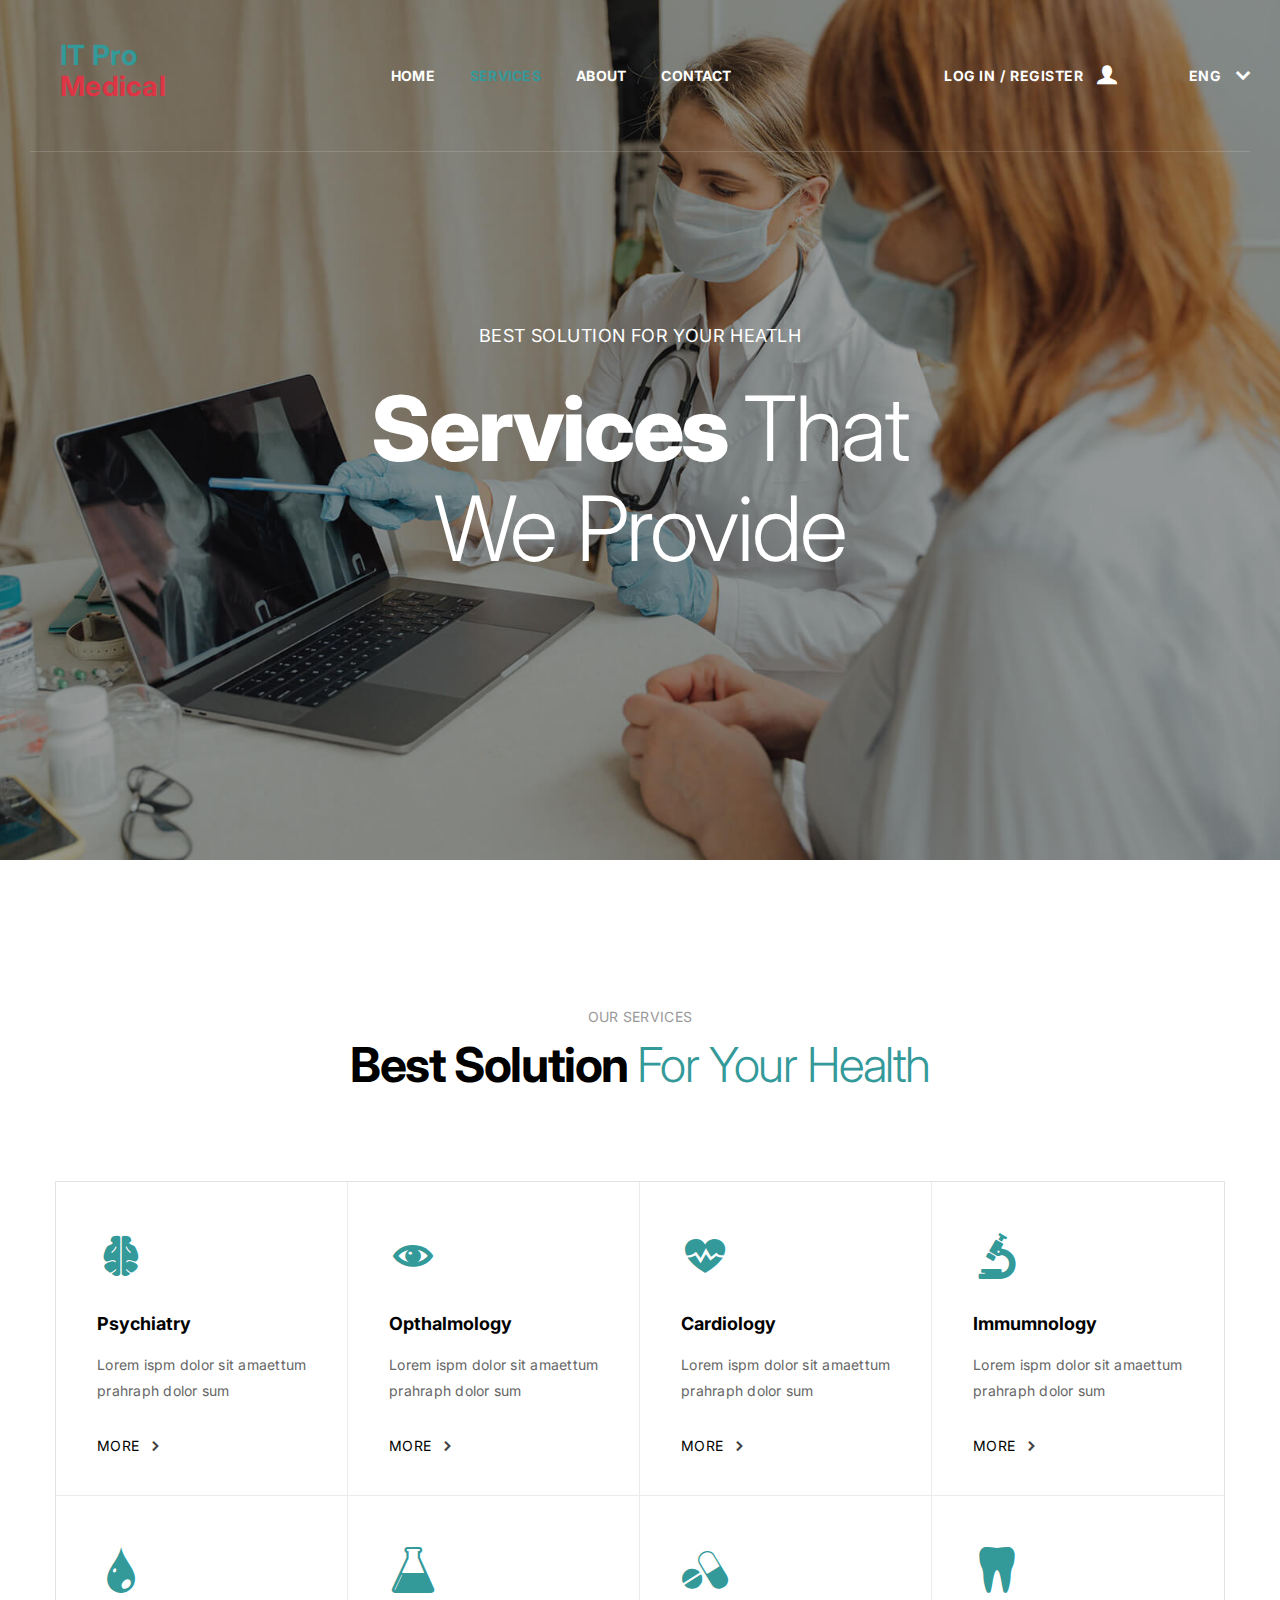
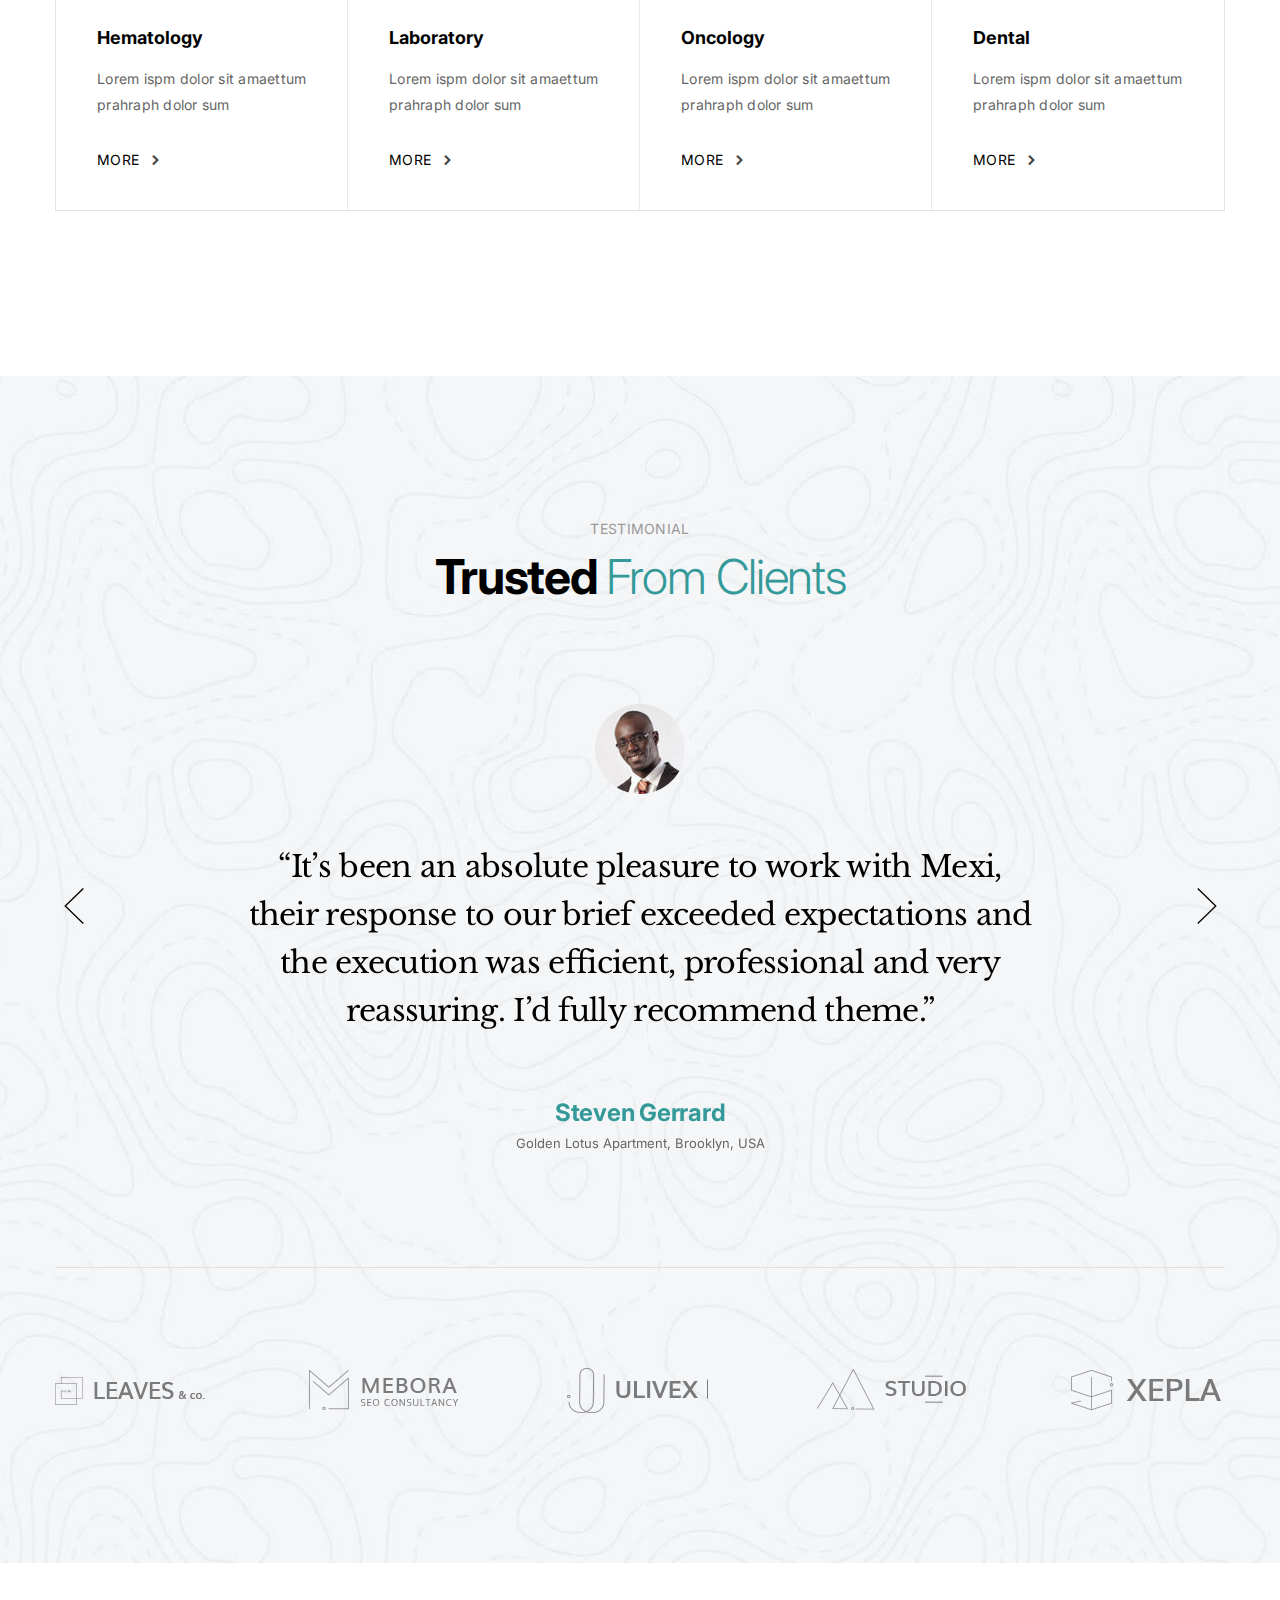
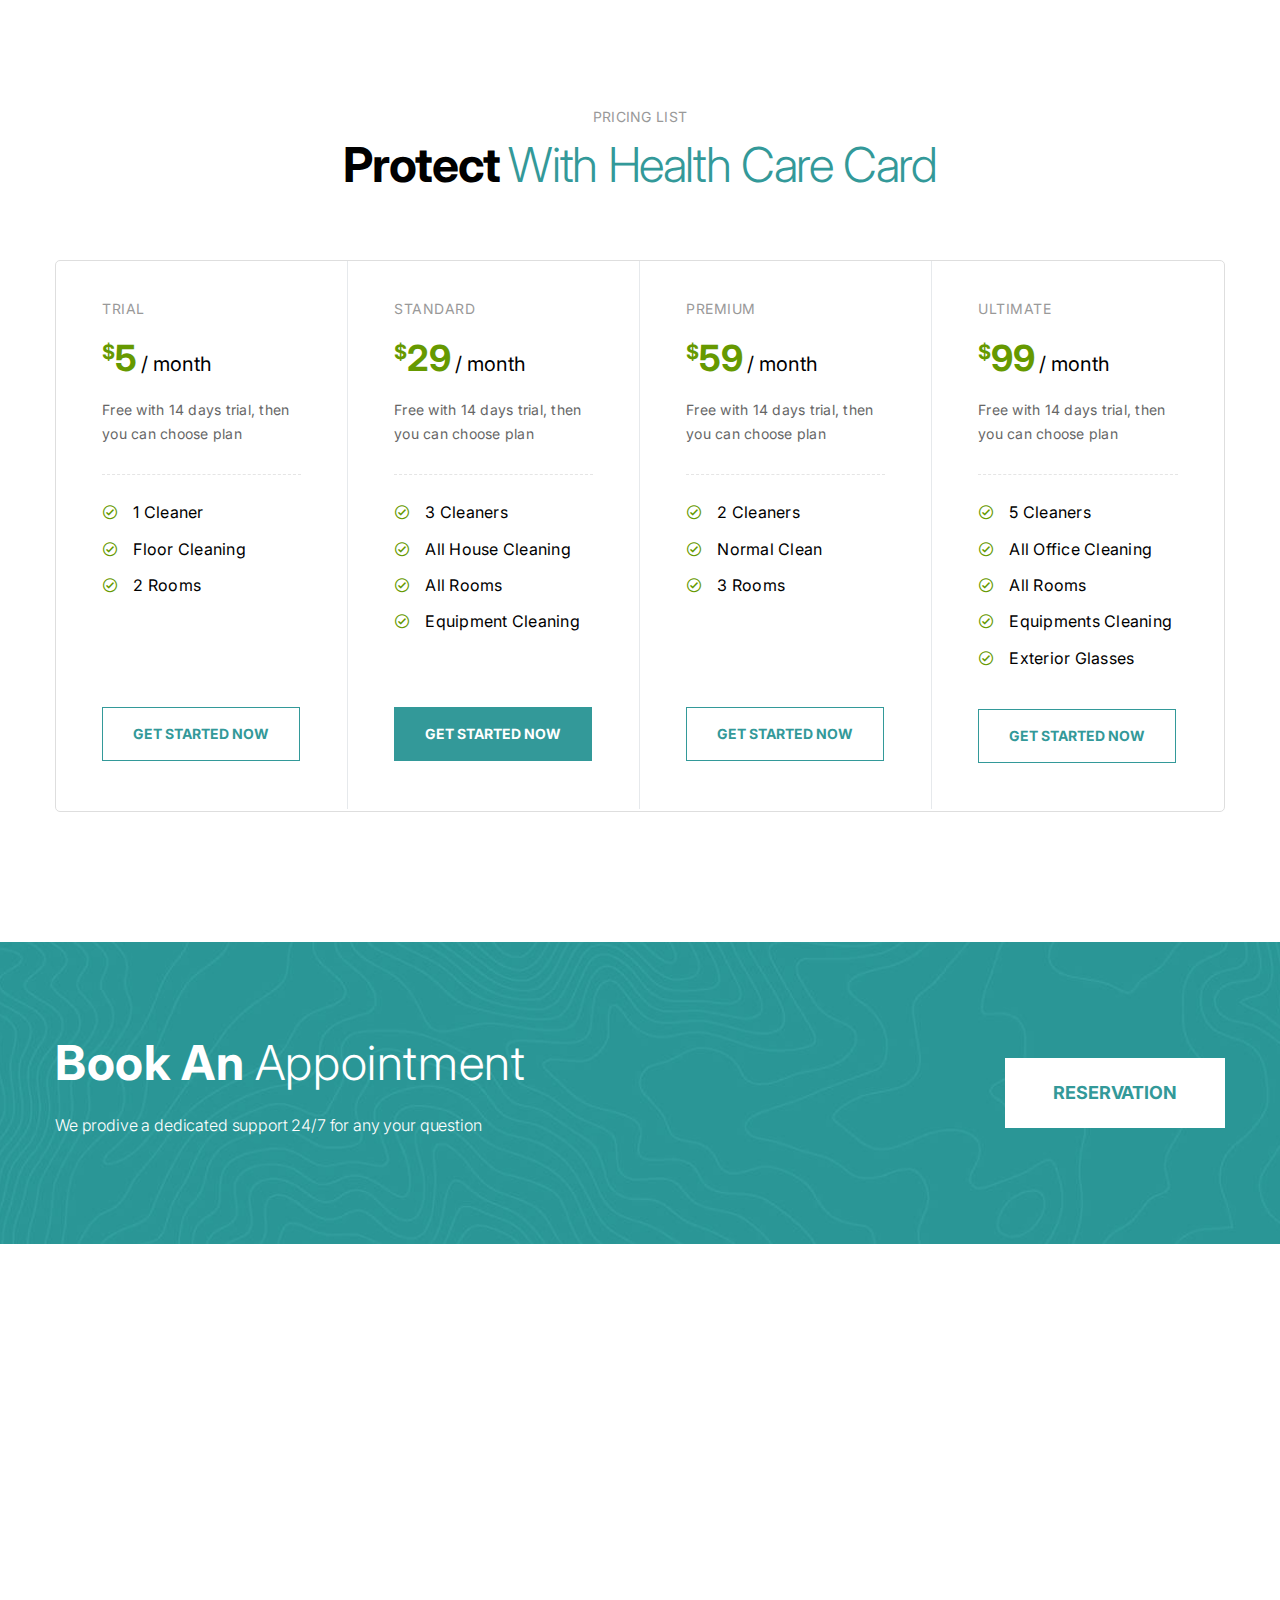
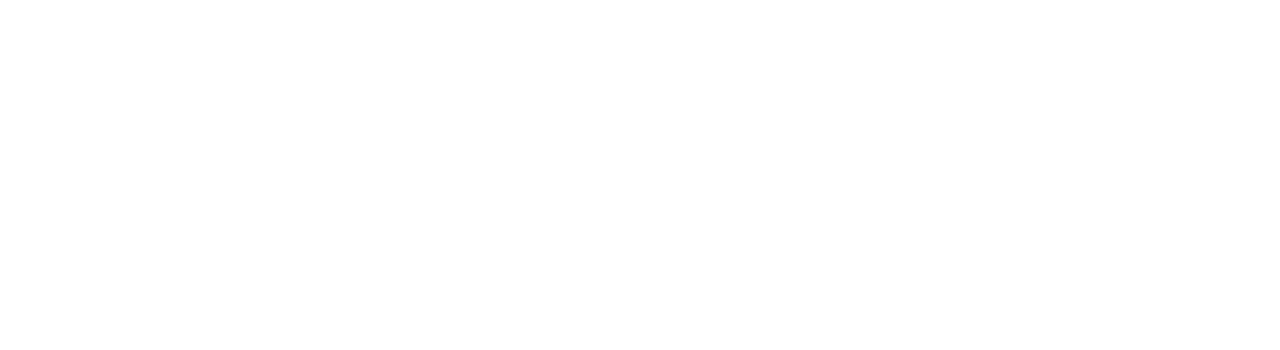
<file: services.html>
<!DOCTYPE html>
<html lang="en">

<head>
    <meta charset="utf-8">
    <meta http-equiv="X-UA-Compatible" content="IE=edge">
    <meta name="viewport" content="width=device-width, initial-scale=1.0" />

    <title>Services – Mexi – Health & Medical HTML Template</title>
    <meta name="description" content="Mexi Health & Medical Bootstrap 5 Template is a sophisticated website template for your hospital or clinic."/>

    <!--== Favicon ==-->
    <link rel="shortcut icon" href="assets/img/favicon.ico" type="image/x-icon" />

    <!--== Main Style CSS ==-->
    <link href="assets/css/style.css" rel="stylesheet" />

</head>

<body>

<!--wrapper start-->
<div class="wrapper">

  <!--== Start Preloader Content ==-->
  <div class="preloader-wrap">
  	<div class="preloader">
	    <span class="dot"></span>
	    <div class="dots">
        <span></span>
        <span></span>
        <span></span>
	    </div>
  	</div>
  </div>
  <!--== End Preloader Content ==-->

  <!--== Start Header Wrapper ==-->
  <header class="header-area header-default transparent sticky-header">
    <div class="container">
      <div class="row align-items-center">
        <div class="col-lg-12">
          <div class="header-align">
            <div class="header-logo-area">
              <a href="index.html">
                <h3 class="text-dark font-weight-bold ml-30"><a href="https://itprouz.uz">IT Pro <span class="text-danger">Medical</span></a></h3>
              </a>
            </div>
            <div class="header-navigation-area">
              <ul class="main-menu nav justify-content-center">
                <li><a href="index.html">Home</a></li>
                <li class="has-submenu active"><a href="services.html">Services</a>
                  <ul class="submenu-nav">
                    <li><a class="text-light" href="services.html">Services</a></li>
                    <li><a href="service-details.html">Service Details</a></li>
                  </ul>
                </li>
                <li><a href="about.html">About</a></li>
                <li><a href="contact.html">Contact</a></li>
<!--                <li class="has-submenu"><a href="blog.html">Blog</a>-->
<!--                  <ul class="submenu-nav">-->
<!--                    <li><a href="blog.html">Blog Grid</a></li>-->
<!--                    <li><a href="blog-details.html">Blog Single</a></li>-->
<!--                  </ul>-->
<!--                </li>-->
              </ul>
            </div>
            <div class="header-action-area">
              <div class="login-reg">
                <a href="#/">log in</a><span>/</span><a href="#/">register</a> <i class="icon icofont-user-alt-3"></i>
              </div>
              <div class="widget-language">
                <span class="current">Eng <i class="icon icofont-simple-down"></i></span>
                <ul>
                  <li><a href="#">Uzb</a></li>
                  <li><a href="#">Eng</a></li>
		  <li><a href="#">Rus</a></li>
                </ul>
              </div>
              <button class="btn-menu d-lg-none">
                <span></span>
                <span></span>
                <span></span>
              </button>
            </div>
          </div>
        </div>
      </div>
    </div>
  </header>
  <!--== End Header Wrapper ==-->

  <main class="main-content site-wrapper-reveal">
    <!--== Start Page Title Area ==-->
    <section class="page-title-area bg-img bg-img-top" data-bg-img="assets/img/slider/main-slide-01.jpg">
      <div class="container">
        <div class="row">
          <div class="col-lg-6 col-xl-7 m-auto">
            <div class="page-title-content content-style2 text-center">
              <p>Best solution for your heatlh</p>
              <h4 class="title">Services <span>That We Provide</span></h4>
            </div>
          </div>
        </div>
      </div>
    </section>
    <!--== End Page Title Area ==-->

    <!--== Start Service Area Wrapper ==-->
    <section class="service-area">
      <div class="container">
        <div class="row">
          <div class="col-lg-12">
            <div class="section-title text-center">
              <h5>Our services</h5>
              <h2 class="title">Best Solution <span>For Your Health</span></h2>
            </div>
          </div>
        </div>
        <div class="row">
          <div class="col-lg-12">
            <div class="row service-style2">
              <div class="col-sm-6 col-md-6 col-lg-3 service-item">
                <div class="icon">
                  <i class="icofont-brain"></i>
                </div>
                <div class="content">
                  <h5 class="service-name">Psychiatry</h5>
                  <p>Lorem ispm dolor sit amaettum prahraph dolor sum</p>
                  <a class="btn-link" href="service-details.html">More <i class="icofont-simple-right"></i></a>
                </div>
              </div>
              <div class="col-sm-6 col-md-6 col-lg-3 service-item">
                <div class="icon">
                  <i class="icofont-eye"></i>
                </div>
                <div class="content">
                  <h5 class="service-name">Opthalmology</h5>
                  <p>Lorem ispm dolor sit amaettum prahraph dolor sum</p>
                  <a class="btn-link" href="service-details.html">More <i class="icofont-simple-right"></i></a>
                </div>
              </div>
              <div class="col-sm-6 col-md-6 col-lg-3 service-item">
                <div class="icon">
                  <i class="icofont-heart-beat"></i>
                </div>
                <div class="content">
                  <h5 class="service-name">Cardiology</h5>
                  <p>Lorem ispm dolor sit amaettum prahraph dolor sum</p>
                  <a class="btn-link" href="service-details.html">More <i class="icofont-simple-right"></i></a>
                </div>
              </div>
              <div class="col-sm-6 col-md-6 col-lg-3 service-item">
                <div class="icon">
                  <i class="icofont-microscope-alt"></i>
                </div>
                <div class="content">
                  <h5 class="service-name">Immumnology</h5>
                  <p>Lorem ispm dolor sit amaettum prahraph dolor sum</p>
                  <a class="btn-link" href="service-details.html">More <i class="icofont-simple-right"></i></a>
                </div>
              </div>
              <div class="col-sm-6 col-md-6 col-lg-3 service-item">
                <div class="icon">
                  <i class="icofont-blood-drop"></i>
                </div>
                <div class="content">
                  <h5 class="service-name">Hematology</h5>
                  <p>Lorem ispm dolor sit amaettum prahraph dolor sum</p>
                  <a class="btn-link" href="service-details.html">More <i class="icofont-simple-right"></i></a>
                </div>
              </div>
              <div class="col-sm-6 col-md-6 col-lg-3 service-item">
                <div class="icon">
                  <i class="icofont-laboratory"></i>
                </div>
                <div class="content">
                  <h5 class="service-name">Laboratory</h5>
                  <p>Lorem ispm dolor sit amaettum prahraph dolor sum</p>
                  <a class="btn-link" href="service-details.html">More <i class="icofont-simple-right"></i></a>
                </div>
              </div>
              <div class="col-sm-6 col-md-6 col-lg-3 service-item">
                <div class="icon">
                  <i class="icofont-pills"></i>
                </div>
                <div class="content">
                  <h5 class="service-name">Oncology</h5>
                  <p>Lorem ispm dolor sit amaettum prahraph dolor sum</p>
                  <a class="btn-link" href="service-details.html">More <i class="icofont-simple-right"></i></a>
                </div>
              </div>
              <div class="col-sm-6 col-md-6 col-lg-3 service-item">
                <div class="icon">
                  <i class="icofont-tooth"></i>
                </div>
                <div class="content">
                  <h5 class="service-name">Dental</h5>
                  <p>Lorem ispm dolor sit amaettum prahraph dolor sum</p>
                  <a class="btn-link" href="service-details.html">More <i class="icofont-simple-right"></i></a>
                </div>
              </div>
            </div>
          </div>
        </div>
      </div>
    </section>
    <!--== End Service Area Wrapper ==-->

    <!--== Start Testimonial Area Wrapper ==-->
    <section class="testimonial-area testimonial-default-area bg-img" data-bg-img="assets/img/photos/testimonial-bg1.jpg">
      <div class="container">
        <div class="row">
          <div class="col-lg-12">
            <div class="section-title text-center">
              <h5>Testimonial</h5>
              <h2 class="title">Trusted <span>From Clients</span></h2>
            </div>
          </div>
        </div>
        <div class="row">
          <div class="col-lg-12">
            <div class="swiper-container testimonial-slider-container">
              <div class="swiper-wrapper testimonial-slider">
                <!--== Start Testimonial Item ==-->
                <div class="swiper-slide testimonial-item">
                  <div class="thumb">
                    <img src="assets/img/testimonial/01.jpg" alt="Image">
                  </div>
                  <div class="client-content">
                    <p>“It’s been an absolute pleasure to work with Mexi, <br>their response to our brief exceeded expectations and the execution was efficient, professional and very reassuring. I’d fully recommend theme.”</p>
                  </div>
                  <div class="client-info">
                    <div class="desc">
                      <h4 class="name">Steven Gerrard</h4>
                      <p class="client-location">Golden Lotus Apartment, Brooklyn, USA</p>
                    </div>
                  </div>
                </div>
                <!--== End Testimonial Item ==-->
                <!--== Start Testimonial Item ==-->
                <div class="swiper-slide testimonial-item">
                  <div class="thumb">
                    <img src="assets/img/testimonial/02.jpg" alt="Image">
                  </div>
                  <div class="client-content">
                    <p>“It’s been an absolute pleasure to work with Mexi, <br>their response to our brief exceeded expectations and the execution was efficient, professional and very reassuring. I’d fully recommend theme.”</p>
                  </div>
                  <div class="client-info">
                    <div class="desc">
                      <h4 class="name">Kristina Castle</h4>
                      <p class="client-location">Golden Lotus Apartment, HasTech, BNA</p>
                    </div>
                  </div>
                </div>
                <!--== End Testimonial Item ==-->
              </div>
              <!-- Add Arrows -->
              <div class="swiper-button-next"></div>
              <div class="swiper-button-prev"></div>
            </div>
          </div>
        </div>
        <div class="row">
          <div class="col-lg-12">
            <div class="brand-logo-area brand-logo-default-area">
              <div class="swiper-container brand-logo-slider-container">
                <div class="swiper-wrapper brand-logo-slider">
                  <div class="swiper-slide brand-logo-item">
                    <a href="#/"><img src="assets/img/brand-logo/01.png" alt="Mexi-Brand-Logo"></a>
                  </div>
                  <div class="swiper-slide brand-logo-item">
                    <a href="#/"><img src="assets/img/brand-logo/02.png" alt="Mexi-Brand-Logo"></a>
                  </div>
                  <div class="swiper-slide brand-logo-item">
                    <a href="#/"><img src="assets/img/brand-logo/03.png" alt="Mexi-Brand-Logo"></a>
                  </div>
                  <div class="swiper-slide brand-logo-item">
                    <a href="#/"><img src="assets/img/brand-logo/04.png" alt="Mexi-Brand-Logo"></a>
                  </div>
                  <div class="swiper-slide brand-logo-item">
                    <a href="#/"><img src="assets/img/brand-logo/05.png" alt="Mexi-Brand-Logo"></a>
                  </div>
                </div>
              </div>
            </div>
          </div>
        </div>
      </div>
    </section>
    <!--== End Testimonial Area Wrapper ==-->

    <!--== Start Pricing Area Wrapper ==-->
    <section class="pricing-area pricing-default-area">
      <div class="container">
        <div class="row">
          <div class="col-lg-12">
            <div class="section-title text-center">
              <h5>Pricing List</h5>
              <h2 class="title">Protect <span>With Health Care Card</span></h2>
            </div>
          </div>
        </div>
        <div class="row row-gutter-0 pricing-items-style1 noborder-line">
          <div class="col-sm-6 col-md-6 col-lg-3">
            <div class="pricing-item item-one">
              <div class="pricing-title">
                <h5>Trial</h5>
              </div>
              <div class="pricing-amount">
                <h2><sup>$</sup>5</h2>
                <span class="period">/ month</span>
              </div>
              <div class="pricing-content">
                <p class="desc">Free with 14 days trial, then you can choose plan</p>
                <ul class="pricing-list">
                  <li><i class="icofont-check-circled"></i> 1 Cleaner</li>
                  <li><i class="icofont-check-circled"></i> Floor Cleaning</li>
                  <li><i class="icofont-check-circled"></i> 2 Rooms</li>
                </ul>
              </div>
              <div class="pricing-footer">
                <a class="btn-theme btn-border" href="#/">Get Started Now</a>
              </div>
            </div>
          </div>
          <div class="col-sm-6 col-md-6 col-lg-3">
            <div class="pricing-item item-two">
              <div class="pricing-title">
                <h5>Standard</h5>
              </div>
              <div class="pricing-amount">
                <h2><sup>$</sup>29</h2>
                <span class="period">/ month</span>
              </div>
              <div class="pricing-content">
                <p class="desc">Free with 14 days trial, then you can choose plan</p>
                <ul class="pricing-list">
                  <li><i class="icofont-check-circled"></i> 3 Cleaners</li>
                  <li><i class="icofont-check-circled"></i> All House Cleaning</li>
                  <li><i class="icofont-check-circled"></i> All Rooms</li>
                  <li><i class="icofont-check-circled"></i> Equipment Cleaning</li>
                </ul>
              </div>
              <div class="pricing-footer">
                <a class="btn-theme btn-border active" href="#/">Get Started Now</a>
              </div>
            </div>
          </div>
          <div class="col-sm-6 col-md-6 col-lg-3">
            <div class="pricing-item item-three">
              <div class="pricing-title">
                <h5>premium</h5>
              </div>
              <div class="pricing-amount">
                <h2><sup>$</sup>59</h2>
                <span class="period">/ month</span>
              </div>
              <div class="pricing-content">
                <p class="desc">Free with 14 days trial, then you can choose plan</p>
                <ul class="pricing-list">
                  <li><i class="icofont-check-circled"></i> 2 Cleaners</li>
                  <li><i class="icofont-check-circled"></i> Normal Clean</li>
                  <li><i class="icofont-check-circled"></i> 3 Rooms</li>
                </ul>
              </div>
              <div class="pricing-footer">
                <a class="btn-theme btn-border" href="#/">Get Started Now</a>
              </div>
            </div>
          </div>
          <div class="col-sm-6 col-md-6 col-lg-3">
            <div class="pricing-item item-four">
              <div class="pricing-title">
                <h5>Ultimate</h5>
              </div>
              <div class="pricing-amount">
                <h2><sup>$</sup>99</h2>
                <span class="period">/ month</span>
              </div>
              <div class="pricing-content">
                <p class="desc">Free with 14 days trial, then you can choose plan</p>
                <ul class="pricing-list">
                  <li><i class="icofont-check-circled"></i> 5 Cleaners</li>
                  <li><i class="icofont-check-circled"></i> All Office Cleaning</li>
                  <li><i class="icofont-check-circled"></i> All Rooms</li>
                  <li><i class="icofont-check-circled"></i> Equipments Cleaning</li>
                  <li><i class="icofont-check-circled"></i> Exterior Glasses</li>
                </ul>
              </div>
              <div class="pricing-footer">
                <a class="btn-theme btn-border" href="#/">Get Started Now</a>
              </div>
            </div>
          </div>
        </div>
      </div>
    </section>
    <!--== End Pricing Area Wrapper ==-->

    <!--== Start Divider Area Wrapper ==-->
    <section class="divider-area bgcolor-theme bg-img" data-bg-img="assets/img/shape/01.jpg">
      <div class="container">
        <div class="row content-align-center">
          <div class="col-lg-12">
            <div class="divider-content-area divider-content-style1">
              <div class="content-inner">
                <h2>Book An <span>Appointment</span></h2>
                <p>We prodive a dedicated support 24/7 for any your question</p>
              </div>
              <a href="#/" class="btn btn-theme btn-white">Reservation</a>
            </div>
          </div>
        </div>
      </div>
    </section>
    <!--== End Divider Area Wrapper ==-->
  </main>

  <!--== Start Footer Area Wrapper ==-->
  <footer class="footer-area reveal-footer">
    <div class="container">
      <div class="row">
        <div class="col-sm-6 col-md-5 col-lg-4 col-xl-3">
          <div class="widget-item">
            <div class="about-widget">
              <a class="footer-logo" href="index.html">
                <h3 class="text-dark font-weight-bold ml-30"><a href="https://itprouz.uz">IT Pro <span class="text-danger">Medical</span></a></h3>
              </a>
              <p class="mb-0">Sed elit quam, iaculis sed semper sit amet udin vitae nibh at magna akal semperFusce.
              </p>
              <ul class="widget-contact-info">
                <li class="info-address"><i class="icofont-location-pin"></i>Uzbekiston , Toshkent sh</li>
                <li class="info-mail"><i class="icofont-email"></i><a
                        href="mailto://ITprocontactt@gmail.com">ITprocontactt@gmail.com</a></li>
                <li class="info-phone"><i class="icofont-ui-call"></i><a href="tel://+998 99 770 73 75">+998 99 770 73 75</a></li>
              </ul>
            </div>
          </div>
        </div>
        <div class="col-sm-6 col-md-6 offset-md-1 col-lg-3 offset-lg-0 col-xl-3 d-lg-none d-xl-block">
          <div class="widget-item d-inline-block">
            <h4 class="widget-title line-bottom">Popular Tags</h4>
            <div class="widget-tags">
              <ul>
                <li><a href="#/">Amazing</a></li>
                <li><a href="#/">Envato</a></li>
                <li><a href="#/">Themes</a></li>
                <li><a href="#/">Clean</a></li>
                <li><a href="#/">Wordpress</a></li>
                <li><a href="#/">Creative</a></li>
                <li><a href="#/">Mutilpurpose</a></li>
                <li><a href="#/">Retina Ready</a></li>
                <li><a href="#/">Twitter</a></li>
                <li><a href="#/">Responsive</a></li>
              </ul>
            </div>
          </div>
        </div>
        <div class="col-sm-6 col-md-5 col-lg-4 col-xl-3">
          <div class="widget-item">
            <h4 class="widget-title line-bottom">Recent Posts</h4>
            <nav class="widget-posts">
              <ul class="posts-item">
                <li><a href="about.html"><i class="icon icofont-rounded-double-right"></i>Lorem Ispum dolor sit
                  amet putilor</a></li>
                <li><a href="about.html"><i class="icon icofont-rounded-double-right"></i>Medical is all about
                  quality.</a></li>
                <li><a href="about.html"><i class="icon icofont-rounded-double-right"></i>Is your website user
                  friendly ?</a></li>
                <li><a href="about.html"><i class="icon icofont-rounded-double-right"></i>Ai offer weekly
                  updates & more.</a></li>
                <li><a href="about.html"><i class="icon icofont-rounded-double-right"></i>Customer should love
                  your web.</a></li>
                <li><a href="about.html"><i class="icon icofont-rounded-double-right"></i>Your site smooth and
                  stunning.</a></li>
              </ul>
            </nav>
          </div>
        </div>
        <div class="col-sm-6 col-md-6 offset-md-1 col-lg-4 offset-lg-0 col-xl-3">
          <div class="widget-item">
            <h4 class="widget-title line-bottom">Newsletter</h4>
            <div class="widget-newsletter">
              <p>Sign up for our mailing list to get latest updates and offers.</p>
              <form class="newsletter-form input-btn-group">
                <input class="form-control" type="text" placeholder="Enter your email">
                <button class="btn btn-theme" type="button"><i class="icofont-long-arrow-right"></i></button>
              </form>
            </div>
            <div class="widget-social-icons">
              <a href="https://t.me/IT_PRO_ROBOT"><i class="icofont-telegram"></i></a>
              <a href="https://instagram.com/it__pro"><i class="icofont-instagram"></i></a>
              <a href="https://youtube.com/channel/UCy5iPj3kDkZGWGqlgGkzoIw"><i class="icofont-youtube"></i></a>
            </div>
          </div>
        </div>
      </div>
    </div>
    <div class="footer-bottom">
      <div class="container">
        <div class="row text-center">
          <div class="col-sm-12">
            <div class="widget-copyright">
              <p>© 2021 <span>IT Pro</span>. Made with <i class="icofont-heart-alt"></i> by <a href="https://itprouz.uz" target="_blank">IT Pro</a></p>
            </div>
          </div>
        </div>
      </div>
    </div>
  </footer>
  <!--== End Footer Area Wrapper ==-->
  
  <!--== Scroll Top Button ==-->
  <div class="scroll-to-top"><span class="icofont-rounded-up"></span></div>

  <!--== Start Side Menu ==-->
  <aside class="off-canvas-wrapper">
    <div class="off-canvas-inner">
      <div class="off-canvas-overlay"></div>
      <!-- Start Off Canvas Content Wrapper -->
      <div class="off-canvas-content">
        <!-- Off Canvas Header -->
        <div class="off-canvas-header">
          <div class="logo-area">
            <a href="index.html"><img src="assets/img/logo.png" alt="Logo" /></a>
          </div>
          <div class="close-action">
            <button class="btn-close"><i class="lnr lnr-cross"></i></button>
          </div>
        </div>

        <div class="off-canvas-item">
          <!-- Start Mobile Menu Wrapper -->
          <div class="res-mobile-menu">
            <!-- Note Content Auto Generate By Jquery From Main Menu -->
          </div>
          <!-- End Mobile Menu Wrapper -->
        </div>
        <!-- Off Canvas Footer -->
        <div class="off-canvas-footer"></div>
      </div>
      <!-- End Off Canvas Content Wrapper -->
    </div>
  </aside>
  <!--== End Side Menu ==-->  
</div>

<!--=======================Javascript============================-->

<!--=== Modernizr Min Js ===-->
<script src="assets/js/modernizr.js"></script>
<!--=== jQuery Min Js ===-->
<script src="assets/js/jquery-main.js"></script>
<!--=== jQuery Migration Min Js ===-->
<script src="assets/js/jquery-migrate.js"></script>
<!--=== Popper Min Js ===-->
<script src="assets/js/popper.min.js"></script>
<!--=== Bootstrap Min Js ===-->
<script src="assets/js/bootstrap.min.js"></script>
<!--=== jquery UI Min Js ===-->
<script src="assets/js/jquery-ui.min.js"></script>
<!--=== Plugin Collection Js ===-->
<script src="assets/js/plugincollection.js"></script>


<!--=== Custom Js ===-->
<script src="assets/js/custom.js"></script>

</body>

</html>
</file>
<file: assets/css/style.css>
@charset "UTF-8";
/*===================================================================
[Table Of Content]

    * Imported CSS
    * Typography CSS
    * Common CSS
    * Main Navigation CSS
    * Header CSS
    * Home Slider CSS
    * About CSS
    * Service CSS
    * Team CSS
    * Brand Logo CSS
    * Form CSS
    * Blog CSS
    * Contact CSS
    * Footer CSS

=====================================================================*/
/*
-----------------------------------------------------------------------
	Imported CSS
-----------------------------------------------------------------------
*/
@import url(https://fonts.googleapis.com/css?family=Inter:300,400,500,600,700,800,900,|Libre+Baskerville:400,400i,700);
@import url(bootstrap.min.css);
@import url(icofont.css);
@import url(animate.css);
@import url(aos.css);
@import url(swiper.min.css);
@import url(plugin-collection.css);
/*
-----------------------------------------------------------------------
  Typography CSS
-----------------------------------------------------------------------
*/
body {
  color: #666666;
  font-size: 0.875rem;
  font-family: "Inter", sans-serif;
  font-weight: 400;
  letter-spacing: 0.25px;
  line-height: 1.7142857143;
  margin: 0;
  overflow-x: hidden;
  -ms-word-wrap: break-word;
  word-wrap: break-word;
}

h1, h2, h3, h4, h5, h6,
.h1, .h2, .h3, .h4, .h5, .h6 {
  color: #000;
  font-family: "Inter", sans-serif;
  font-weight: 700;
  line-height: 1.1;
  margin-bottom: 10px;
  margin-top: 0;
}

a {
  color: #339999;
  text-decoration: none;
  transition: 0.3s;
  -webkit-transition: 0.3s;
  -moz-transition: 0.3s;
  -ms-transition: 0.3s;
  -o-transition: 0.3s;
}
a:hover, a:active, a:focus {
  box-shadow: none;
  color: #206060;
  outline: none;
  text-decoration: none;
}
a img {
  border: none;
}

.btn:focus {
  box-shadow: none;
}

p {
  margin-bottom: 30px;
}
p:last-child {
  margin-bottom: 0;
}

:active,
:focus {
  box-shadow: none;
  outline: none !important;
}

::selection {
  background: #339999;
  color: #fff;
  text-shadow: none;
}

::-moz-selection {
  background: #339999;
  /* Firefox */
  color: #fff;
  text-shadow: none;
}

::-webkit-selection {
  background: #339999;
  /* Safari */
  color: #fff;
  text-shadow: none;
}

img {
  max-width: 100%;
}

iframe {
  border: none !important;
}

textarea:focus, textarea:active, input:focus, input:active {
  outline: none;
}

ul {
  margin: 0;
  padding: 0;
}
ul li {
  list-style: none;
}

pre,
ul,
ol,
dl,
dd,
blockquote,
address,
table,
fieldset {
  margin-bottom: 30px;
}

table p {
  margin-bottom: 0;
}

/*
-----------------------------------------------------------------------
  Common CSS
-----------------------------------------------------------------------
*/
@media only screen and (min-width: 1200px) {
  .container {
    max-width: 1200px;
    padding-left: 15px;
    padding-right: 15px;
  }
}

@media only screen and (min-width: 1200px) {
  .row {
    margin-right: -15px;
    margin-left: -15px;
  }
}
@media only screen and (min-width: 1200px) {
  .row > [class*=col-] {
    padding-right: 15px;
    padding-left: 15px;
  }
}

.section-title {
  margin-bottom: 80px;
}
@media only screen and (max-width: 991px) {
  .section-title {
    margin-bottom: 70px;
  }
}
@media only screen and (max-width: 767px) {
  .section-title {
    margin-bottom: 60px;
  }
}
@media only screen and (max-width: 575px) {
  .section-title {
    margin-bottom: 50px;
  }
}
.section-title h5 {
  color: #999999;
  font-size: 14px;
  font-weight: 400;
  letter-spacing: 0.3px;
  margin-bottom: 15px;
  text-transform: uppercase;
}
@media only screen and (max-width: 767px) {
  .section-title h5 {
    font-size: 12px;
    margin-bottom: 12px;
  }
}
.section-title .title {
  font-size: 48px;
  font-weight: 700;
  letter-spacing: -1.377px;
  line-height: 1.1;
  margin-bottom: 25px;
}
@media only screen and (max-width: 1199px) {
  .section-title .title {
    font-size: 40px;
  }
}
@media only screen and (max-width: 767px) {
  .section-title .title {
    font-size: 36px;
  }
}
@media only screen and (max-width: 575px) {
  .section-title .title {
    font-size: 24px;
  }
}
.section-title .title span {
  color: #339999;
  font-weight: 300;
}
.section-title .desc {
  margin-bottom: 55px;
}
.section-title .desc p {
  font-size: 14px;
  line-height: 30px;
  margin-bottom: 0;
}
@media only screen and (max-width: 767px) {
  .section-title .desc p br {
    display: none;
  }
}
.section-title .separator-line {
  border-bottom: 1px solid #339999;
  display: block;
  margin: 0 auto 40px;
  width: 100px;
}
.section-title .list-style li {
  color: #666666;
  font-size: 14px;
  margin-bottom: 16px;
  padding-left: 29px;
  position: relative;
}
.section-title .list-style li i {
  color: #339999;
  font-size: 14px;
  left: 0;
  position: absolute;
  top: 5px;
}
.section-title .list-style li:last-child {
  margin-bottom: 0;
}
.section-title.section-light h5 {
  color: #fff;
}
.section-title.section-light .title {
  color: #fff;
}
.section-title.section-light .desc p {
  color: #fff;
}
.section-title.section-light .separator-line {
  border-bottom-color: #fff !important;
}
.section-title.section-light .separator-line.separator-double:before {
  border-bottom-color: #fff !important;
}

.bg-img {
  background: no-repeat center center;
  background-size: cover;
}
.bg-img.bg-img-top {
  background-position: top center;
}

.site-wrapper-reveal {
  background-color: #FFFFFF;
  position: relative;
  overflow: hidden;
  z-index: 1;
}

.niceselect {
  float: inherit;
}
.niceselect .list {
  border-radius: 0;
  width: 100%;
}

.line-hr {
  border-bottom: 1px solid #e2e2e2;
}

.lh-1 {
  line-height: 1;
}

.z-index-1 {
  z-index: 1;
}

.z-index-2 {
  z-index: 2;
}

.content-items-center {
  align-items: center;
  display: flex;
}

.justify-items-center {
  display: flex;
  justify-content: center;
}

.min-height-auto {
  min-height: auto !important;
}

.height-auto {
  height: auto !important;
}

.form-message.alert {
  margin-top: 10px;
}

.row-gutter-0 [class*=col-] {
  margin: 0;
  padding: 0;
}

@media only screen and (max-width: 991px) {
  .md-text-center {
    text-align: center;
  }
}
@media only screen and (max-width: 767px) {
  .sm-text-center {
    text-align: center;
  }
}
@media only screen and (max-width: 575px) {
  .xs-w-100 {
    width: 100% !important;
  }
}
/*-------- Button Style Css --------*/
.btn-theme {
  background-color: #339999;
  border-color: #339999;
  border-radius: 0;
  color: #fff;
  display: inline-block;
  font-weight: 400;
  font-size: 14px;
  line-height: 30px;
  min-height: 50px;
  padding: 10px 30px;
  position: relative;
  text-transform: uppercase;
  transition: 0.3s;
  -webkit-transition: 0.3s;
  -moz-transition: 0.3s;
  -ms-transition: 0.3s;
  -o-transition: 0.3s;
}
.btn-theme .icon {
  font-size: 14px;
  padding-left: 12px;
  position: absolute;
  top: 50%;
  transform: translateY(-50%);
  right: 15px;
}
.btn-theme:hover, .btn-theme:focus {
  background-color: #669900;
  border-color: #669900;
  color: #fff;
}
.btn-theme.btn-black {
  background-color: #000;
  border-color: #000;
}
.btn-theme.btn-black:hover {
  background-color: #339999;
  border-color: #339999;
  color: #fff;
}
.btn-theme.btn-white {
  background-color: #fff;
  border-color: #fff;
  color: #0e0e0e;
}
.btn-theme.btn-white:hover {
  background-color: #000;
  border-color: #000;
  color: #fff;
}
.btn-theme.btn-white.btn-border {
  background-color: transparent;
  border: 1px solid rgba(255, 255, 255, 0.5);
  color: #fff;
  line-height: 29px;
}
.btn-theme.btn-white.btn-border:hover {
  background-color: #339999;
  border-color: #339999;
  color: #fff;
}
.btn-theme.btn-gray {
  background-color: #f4f4f4;
  border-color: #f4f4f4;
  color: #0e0e0e;
}
.btn-theme.btn-gray:hover {
  background-color: #339999;
  border-color: #339999;
  color: #fff;
}
.btn-theme.btn-border {
  background-color: transparent;
  border: 1px solid #339999;
  color: #339999;
}
.btn-theme.btn-round {
  border-radius: 25px;
}
.btn-theme.btn-round.btn-slide:before {
  border-radius: 25px;
}
.btn-theme.btn-lg {
  letter-spacing: 0.131px;
  padding: 14px 48px;
}
.btn-theme.btn-slide {
  position: relative;
  z-index: 1;
}
.btn-theme.btn-slide:before {
  background-color: #669900;
  content: "";
  height: 100%;
  left: 0;
  position: absolute;
  top: 0;
  width: 0;
  z-index: -1;
  transition: 0.3s;
  -webkit-transition: 0.3s;
  -moz-transition: 0.3s;
  -ms-transition: 0.3s;
  -o-transition: 0.3s;
}
.btn-theme.btn-slide:hover:before {
  width: 100%;
}
.btn-theme.btn-size-md {
  height: 50px;
  min-width: 160px;
  text-align: center;
}
.btn-theme.btn-size-lg {
  height: 50px;
  min-width: 180px;
  text-align: center;
}
.btn-theme.btn-size-xl {
  height: 50px;
  min-width: 220px;
  text-align: center;
}
.btn-theme.btn-size-xxl {
  height: 52px;
  min-width: 270px;
  text-align: center;
}

.btn-link {
  color: #000;
  display: inline-block;
  font-weight: 400;
  font-size: 12px;
  letter-spacing: 1px;
  padding: 0;
  position: relative;
  text-decoration: none;
  text-transform: uppercase;
  transition: 0.3s;
  -webkit-transition: 0.3s;
  -moz-transition: 0.3s;
  -ms-transition: 0.3s;
  -o-transition: 0.3s;
}
.btn-link:hover {
  color: #339999;
  text-decoration: none;
}
.btn-link span + .icon {
  color: #339999;
  font-size: 14px;
  padding-left: 17px;
}
.btn-link span + .icon:before {
  font-weight: 900;
}
.btn-link:focus {
  text-decoration: none;
}
.btn-link.btn-line:after {
  background-color: #339999;
  bottom: 0;
  content: "";
  height: 1px;
  right: 0;
  position: absolute;
  width: 0;
  transition: 0.3s;
  -webkit-transition: 0.3s;
  -moz-transition: 0.3s;
  -ms-transition: 0.3s;
  -o-transition: 0.3s;
}
.btn-link.btn-line:hover {
  color: #000;
}
.btn-link.btn-line:hover:after {
  left: 0;
  width: 100%;
}
.btn-link.btn-dark {
  background-color: transparent;
  border: none;
  color: #0e0e0e;
}
.btn-link.btn-dark:after {
  background-color: #0e0e0e;
  left: 0;
  width: 100%;
}
.btn-link.btn-dark:hover {
  color: #339999;
}
.btn-link.btn-dark:hover:hover:before {
  background-color: #339999;
}
.btn-link.btn-dark:hover:hover:after {
  background-color: #339999;
}

/*-------- Owl Carousel Style Css --------*/
.owl-carousel.owl-theme .owl-nav {
  margin: 0;
}
.owl-carousel.owl-theme .owl-nav [class*=owl-] {
  background-color: transparent;
  font-size: 24px;
  font-weight: 900;
  margin: 0;
  transition: 0.4s;
  -webkit-transition: 0.4s;
  -moz-transition: 0.4s;
  -ms-transition: 0.4s;
  -o-transition: 0.4s;
}
.owl-carousel.owl-theme .owl-nav [class*=owl-]:hover {
  color: #339999;
}
.owl-carousel.owl-theme .owl-nav .owl-prev {
  margin-right: 10px;
}
.owl-carousel.owl-theme .owl-nav .owl-next {
  margin-left: 10px;
}
.owl-carousel.owl-theme.owl-nav2 .owl-nav {
  left: 0;
  position: absolute;
  right: 0;
  top: 50%;
}
.owl-carousel.owl-theme.owl-nav2 .owl-nav [class*=owl-] {
  position: absolute;
}
.owl-carousel.owl-theme.owl-nav2 .owl-nav [class*=owl-].owl-prev {
  left: 0;
}
.owl-carousel.owl-theme.owl-nav2 .owl-nav [class*=owl-].owl-next {
  right: 0;
}
.owl-carousel.owl-theme .owl-dots {
  margin-top: 55px;
}
.owl-carousel.owl-theme .owl-dots .owl-dot span {
  background-color: #808080;
  border: 1px solid #808080;
  height: 10px;
  margin: 5px 12px;
  width: 10px;
  transition: 0.4s;
  -webkit-transition: 0.4s;
  -moz-transition: 0.4s;
  -ms-transition: 0.4s;
  -o-transition: 0.4s;
}
.owl-carousel.owl-theme .owl-dots .owl-dot.active span, .owl-carousel.owl-theme .owl-dots .owl-dot:hover span {
  background-color: #339999;
  border-color: #339999;
}
.owl-carousel.owl-dots-none .owl-dots {
  display: none;
}

/*-------- Page Title Style Css --------*/
.page-title-area .page-title-content {
  letter-spacing: 0;
  padding: 52px 0;
}
.page-title-area .page-title-content .title {
  color: #000;
  font-size: 48px;
  font-weight: 700;
  letter-spacing: -1.377px;
  line-height: 1.1;
}
@media only screen and (max-width: 1199px) {
  .page-title-area .page-title-content .title {
    font-size: 36px;
  }
}
@media only screen and (max-width: 767px) {
  .page-title-area .page-title-content .title {
    font-size: 30px;
  }
}
.page-title-area .page-title-content .title span {
  color: #339999;
  font-weight: 300;
}
.page-title-area .page-title-content .bread-crumbs {
  color: #888;
  font-size: 15px;
  margin-bottom: 2px;
}
.page-title-area .page-title-content .bread-crumbs a {
  color: #888;
}
.page-title-area .page-title-content .bread-crumbs a:hover {
  color: #339999;
}
.page-title-area .page-title-content .bread-crumbs span.active {
  color: #568701;
}
.page-title-area .page-title-content .bread-crumbs .breadcrumb-sep {
  padding: 0 8.7px;
}
.page-title-area .page-title-content .bread-crumbs.bread-crumbs-style2 {
  font-size: 14px;
  margin-bottom: 23px;
  margin-top: 44px;
  text-transform: uppercase;
}
@media only screen and (max-width: 767px) {
  .page-title-area .page-title-content .bread-crumbs.bread-crumbs-style2 {
    margin-top: 22px;
  }
}
.page-title-area .page-title-content.text-light .title {
  color: #fff;
}
.page-title-area .page-title-content.text-light .bread-crumbs {
  color: #fff;
}
.page-title-area .page-title-content.text-light .bread-crumbs a {
  color: #fff;
}
.page-title-area .page-title-content.content-style2 {
  padding: 327px 0 271px;
}
@media only screen and (max-width: 1199px) {
  .page-title-area .page-title-content.content-style2 {
    padding: 266px 0 100px;
  }
}
@media only screen and (max-width: 991px) {
  .page-title-area .page-title-content.content-style2 {
    padding: 235px 0 100px;
  }
}
@media only screen and (max-width: 767px) {
  .page-title-area .page-title-content.content-style2 {
    padding: 195px 0 65px;
  }
}
.page-title-area .page-title-content.content-style2 .title {
  color: #fff;
  font-family: "Inter", sans-serif;
  font-size: 90px;
  font-weight: 800;
  letter-spacing: -2.04px;
  line-height: 100px;
  margin-bottom: 10px;
}
@media only screen and (max-width: 1199px) {
  .page-title-area .page-title-content.content-style2 .title {
    font-size: 64px;
    line-height: 78px;
  }
}
@media only screen and (max-width: 767px) {
  .page-title-area .page-title-content.content-style2 .title {
    font-size: 36px;
    line-height: 1.1;
  }
}
.page-title-area .page-title-content.content-style2 .title span {
  color: #fff;
  font-weight: 300;
}
.page-title-area .page-title-content.content-style2 p {
  color: #fff;
  font-size: 18px;
  line-height: 1;
  letter-spacing: 0.411px;
  margin-bottom: 34px;
  text-transform: uppercase;
}
@media only screen and (max-width: 1199px) {
  .page-title-area .page-title-content.content-style2 p {
    margin-bottom: 25px;
  }
}
@media only screen and (max-width: 991px) {
  .page-title-area .page-title-content.content-style2 p {
    margin-bottom: 20px;
  }
}
@media only screen and (max-width: 767px) {
  .page-title-area .page-title-content.content-style2 p {
    font-size: 16px;
    margin-bottom: 15px;
  }
}
.page-title-area .page-title-content.content-style3 {
  padding: 52px 0 102px;
}
@media only screen and (max-width: 1199px) {
  .page-title-area .page-title-content.content-style3 {
    padding: 52px 0 60px;
  }
}
@media only screen and (max-width: 767px) {
  .page-title-area .page-title-content.content-style3 {
    padding: 32px 0 40px;
  }
}
.page-title-area .page-title-content.content-style4 {
  padding: 53px 0px 6px;
}
@media only screen and (max-width: 1199px) {
  .page-title-area .page-title-content.content-style4 {
    padding: 50px 0px 6px;
  }
}
.page-title-area .page-title-content.content-style5 {
  padding: 429px 0 269px;
}
@media only screen and (max-width: 1199px) {
  .page-title-area .page-title-content.content-style5 {
    padding: 266px 0 100px;
  }
}
@media only screen and (max-width: 991px) {
  .page-title-area .page-title-content.content-style5 {
    padding: 235px 0 100px;
  }
}
@media only screen and (max-width: 767px) {
  .page-title-area .page-title-content.content-style5 {
    padding: 195px 0 65px;
  }
}
.page-title-area .page-title-content.content-style5 .title {
  color: #fff;
  font-family: "Inter", sans-serif;
  font-size: 90px;
  font-weight: 800;
  letter-spacing: -2.04px;
  line-height: 100px;
  margin-bottom: 10px;
}
@media only screen and (max-width: 1199px) {
  .page-title-area .page-title-content.content-style5 .title {
    font-size: 64px;
    line-height: 78px;
  }
}
@media only screen and (max-width: 767px) {
  .page-title-area .page-title-content.content-style5 .title {
    font-size: 36px;
    line-height: 1.1;
  }
}
.page-title-area .page-title-content.content-style5 .title span {
  color: #fff;
  font-weight: 300;
}
.page-title-area .page-title-content.content-style5 p {
  color: #fff;
  font-size: 18px;
  line-height: 1;
  letter-spacing: 0.411px;
  margin-bottom: 34px;
  text-transform: uppercase;
}
@media only screen and (max-width: 1199px) {
  .page-title-area .page-title-content.content-style5 p {
    margin-bottom: 25px;
  }
}
@media only screen and (max-width: 991px) {
  .page-title-area .page-title-content.content-style5 p {
    margin-bottom: 20px;
  }
}
@media only screen and (max-width: 767px) {
  .page-title-area .page-title-content.content-style5 p {
    font-size: 16px;
    margin-bottom: 15px;
  }
}

.bread-crumbs {
  color: #666666;
  font-size: 16px;
}
.bread-crumbs a {
  color: #666666;
}
.bread-crumbs a:hover {
  color: #339999;
}

/*-------- Pagination Style Css --------*/
.pagination-area {
  padding: 82px 0 0;
}
@media only screen and (max-width: 991px) {
  .pagination-area {
    padding: 62px 0 0;
  }
}
.pagination-area nav .page-numbers {
  align-items: center;
  background-color: #fff;
  border-radius: 5px;
  display: inline-flex;
  margin-bottom: 0;
}
.pagination-area nav .page-numbers li {
  line-height: 1;
  margin-right: 36.57px;
  padding: 0;
}
.pagination-area nav .page-numbers li .page-number {
  color: #999999;
  display: inline-block;
  font-size: 18px;
  font-weight: 400;
  letter-spacing: 0;
  line-height: 1;
}
.pagination-area nav .page-numbers li .page-number:hover {
  color: #000;
}
.pagination-area nav .page-numbers li .page-number.current {
  color: #000;
  font-weight: 700;
}
.pagination-area nav .page-numbers li .page-number.prev {
  border-radius: 0;
  color: #000;
  font-size: 14px;
}
.pagination-area nav .page-numbers li .page-number.next {
  color: #000;
  font-size: 22px;
}
.pagination-area nav .page-numbers li .page-number.next:hover {
  color: #000;
}
.pagination-area nav .page-numbers li:first-child {
  padding-left: 0;
}
.pagination-area nav .page-numbers li:last-child {
  padding-right: 0;
  margin-right: 0;
}
.pagination-area nav .page-numbers.page-numbers-style {
  box-shadow: 0px 10px 50px 0px rgba(171, 181, 189, 0.35);
}

/*-------- Blockquote Style Css --------*/
.blockquote-area {
  background-size: cover;
  background-repeat: no-repeat;
  padding: 165px 0 140px;
}
@media only screen and (max-width: 767px) {
  .blockquote-area {
    padding: 122px 0 94px;
  }
}
.blockquote-area p {
  color: #fff;
  font-size: 36px;
  line-height: 1.2;
  margin-bottom: 70px;
}
@media only screen and (max-width: 767px) {
  .blockquote-area p {
    font-size: 24px;
  }
}
.blockquote-area cite .name {
  color: #339999;
  display: block;
  font-size: 16px;
  font-weight: 400;
  font-style: normal;
  margin-bottom: 5px;
  text-transform: uppercase;
}
.blockquote-area cite .job {
  color: #9192a4;
  font-size: 14px;
}

/*-------- Accordian Style Css --------*/
.accordian-content .accordion .accordion-item {
  border: none;
  margin-bottom: 30px;
  overflow: visible;
}
.accordian-content .accordion .accordion-item .accordion-header {
  padding: 0;
}
.accordian-content .accordion .accordion-item .accordion-header .accordion-button {
  align-items: center;
  background-color: #fff;
  border: none;
  border-radius: 5px;
  box-shadow: none;
  color: #fff;
  display: flex;
  font-size: 14px;
  font-weight: 400;
  justify-content: space-between;
  padding: 15px 30px;
  position: relative;
  text-align: left;
  width: 100%;
  z-index: 1;
  transition: 0.4s;
  -webkit-transition: 0.4s;
  -moz-transition: 0.4s;
  -ms-transition: 0.4s;
  -o-transition: 0.4s;
}
.accordian-content .accordion .accordion-item .accordion-header .accordion-button:before {
  background-color: #339999;
  border-radius: 5px;
  content: "";
  height: 100%;
  left: 0;
  position: absolute;
  top: 0;
  width: 100%;
  z-index: -1;
  transition: 0.4s;
  -webkit-transition: 0.4s;
  -moz-transition: 0.4s;
  -ms-transition: 0.4s;
  -o-transition: 0.4s;
}
.accordian-content .accordion .accordion-item .accordion-header .accordion-button:after {
  display: none;
}
.accordian-content .accordion .accordion-item .accordion-header .accordion-button .icon {
  color: #fff;
  font-size: 14px;
  transition: 0.4s;
  -webkit-transition: 0.4s;
  -moz-transition: 0.4s;
  -ms-transition: 0.4s;
  -o-transition: 0.4s;
}
.accordian-content .accordion .accordion-item .accordion-header .accordion-button .icon.icon-plus {
  display: none;
}
.accordian-content .accordion .accordion-item .accordion-header .accordion-button.collapsed {
  box-shadow: 0px 7px 30px 0px rgba(171, 181, 189, 0.35);
  color: #000;
}
.accordian-content .accordion .accordion-item .accordion-header .accordion-button.collapsed:before {
  background-color: #fff;
  background-image: none;
}
.accordian-content .accordion .accordion-item .accordion-header .accordion-button.collapsed .icon {
  color: #000;
}
.accordian-content .accordion .accordion-item .accordion-header .accordion-button.collapsed .icon.icon-plus {
  display: inline-block;
}
.accordian-content .accordion .accordion-item .accordion-header .accordion-button.collapsed .icon.icon-minus {
  display: none;
}
.accordian-content .accordion .accordion-item .accordion-header .accordion-button.collapsed:hover {
  background-color: #f9f9f9;
}
.accordian-content .accordion .accordion-item .accordion-header .accordion-button.collapsed:hover:before {
  background-color: #f9f9f9;
}
.accordian-content .accordion .accordion-item .accordion-body {
  line-height: 30px;
  padding: 34px 30px 16px;
}
.accordian-content .accordion.no-bg .accordion-item {
  margin-bottom: 14px;
}
.accordian-content .accordion.no-bg .accordion-item .accordion-header .accordion-button {
  background-color: transparent;
  border-bottom: 1px solid #e1e1e1;
  border-radius: 0;
  color: #000;
  padding: 0 0 20px 20px;
}
.accordian-content .accordion.no-bg .accordion-item .accordion-header .accordion-button:before {
  display: none;
}
.accordian-content .accordion.no-bg .accordion-item .accordion-header .accordion-button .icon {
  color: #000;
}
.accordian-content .accordion.no-bg .accordion-item .accordion-header .accordion-button.collapsed {
  box-shadow: none;
}
.accordian-content .accordion.no-bg .accordion-item .accordion-header .accordion-button.collapsed:hover {
  background-color: transparent;
}
.accordian-content .accordion.no-bg .accordion-collapse {
  border: none;
}
.accordian-content .accordion.no-bg .accordion-body {
  padding: 20px 35px 14px 20px;
}
.accordian-content .accordion.accordion-style2 .accordion-item .accordion-header .accordion-button {
  border: none;
  color: #339999;
  font-size: 18px;
  font-weight: 700;
  justify-content: normal;
  line-height: 24px;
  padding: 0 30px 13px 0;
  transition: 0.3s;
  -webkit-transition: 0.3s;
  -moz-transition: 0.3s;
  -ms-transition: 0.3s;
  -o-transition: 0.3s;
}
@media only screen and (max-width: 479.98px) {
  .accordian-content .accordion.accordion-style2 .accordion-item .accordion-header .accordion-button {
    padding: 0 10px 13px 0;
  }
}
.accordian-content .accordion.accordion-style2 .accordion-item .accordion-header .accordion-button.collapsed {
  color: #000;
  font-weight: 400;
  padding: 0 30px 10px 0;
}
@media only screen and (max-width: 479.98px) {
  .accordian-content .accordion.accordion-style2 .accordion-item .accordion-header .accordion-button.collapsed {
    padding: 0 10px 10px 0;
  }
}
.accordian-content .accordion.accordion-style2 .accordion-item .accordion-header .accordion-button.collapsed .icon {
  color: #000;
  top: 2px;
}
.accordian-content .accordion.accordion-style2 .accordion-item .accordion-header .accordion-button .icon {
  color: #000;
  font-size: 24px;
  left: auto;
  position: absolute;
  right: -35px;
  top: 4px;
}
.accordian-content .accordion.accordion-style2 .accordion-item .accordion-body {
  color: #999999;
  font-size: 14px;
  letter-spacing: 0;
  line-height: 24px;
  padding: 0px 30px 9px 16px;
}
@media only screen and (max-width: 479.98px) {
  .accordian-content .accordion.accordion-style2 .accordion-item .accordion-body {
    padding: 0 12px 9px 16px;
  }
}

/*-------- Tab Style Css --------*/
.feature-tab-content .nav.nav-tabs {
  border-bottom: none;
  margin-bottom: 41px;
}
.feature-tab-content .nav.nav-tabs .nav-item {
  margin-right: 60px;
}
@media only screen and (max-width: 767px) {
  .feature-tab-content .nav.nav-tabs .nav-item {
    margin-right: 25px;
  }
}
@media only screen and (max-width: 575px) {
  .feature-tab-content .nav.nav-tabs .nav-item {
    margin-right: 15px;
    font-size: 12px;
  }
}
.feature-tab-content .nav.nav-tabs .nav-item .nav-link {
  border: none;
  border-bottom: 3px solid #ddd;
  color: #000;
  padding: 0 0 13px;
  text-transform: uppercase;
  transition: 0.3s;
  -webkit-transition: 0.3s;
  -moz-transition: 0.3s;
  -ms-transition: 0.3s;
  -o-transition: 0.3s;
}
.feature-tab-content .nav.nav-tabs .nav-item .nav-link:hover {
  color: #339999;
}
.feature-tab-content .nav.nav-tabs .nav-item .nav-link:focus {
  color: #339999;
}
.feature-tab-content .nav.nav-tabs .nav-item .nav-link.active {
  background-color: transparent;
  border-bottom-color: #339999;
}
.feature-tab-content .nav.nav-tabs .nav-item:last-child {
  margin-right: 0;
}
.feature-tab-content .tab-content .tab-pane p {
  line-height: 30px;
  margin-bottom: 10px;
}
/*-------- Faq Style Css --------*/
.faq-area .accordian-content .accordion .accordion-item {
  border: 1px solid #eaeaea;
  border-radius: 3px;
  margin-bottom: 15px;
  overflow: visible;
}
.faq-area .accordian-content .accordion .accordion-item .accordion-header {
  padding: 0;
}
.faq-area .accordian-content .accordion .accordion-item .accordion-header .accordion-button {
  background-color: #fff;
  box-shadow: none;
  color: #568701;
  font-size: 18px;
  font-weight: 700;
  padding: 13px 30px 14px;
}
.faq-area .accordian-content .accordion .accordion-item .accordion-header .accordion-button:before {
  background-color: #339999;
  background-image: none;
  border-radius: 3px 3px 0 0;
  height: 4px;
  top: -1px;
  z-index: 1;
}
.faq-area .accordian-content .accordion .accordion-item .accordion-header .accordion-button .icon {
  color: #339999;
  font-size: 18px;
}
.faq-area .accordian-content .accordion .accordion-item .accordion-header .accordion-button.collapsed {
  color: #000;
  padding: 14px 30px;
}
.faq-area .accordian-content .accordion .accordion-item .accordion-header .accordion-button.collapsed:before {
  background-color: transparent;
  background-image: none;
}
.faq-area .accordian-content .accordion .accordion-item .accordion-header .accordion-button.collapsed .icon {
  color: #3e4140;
}
.faq-area .accordian-content .accordion .accordion-item .accordion-header .accordion-button.collapsed:hover {
  background-color: transparent;
}
.faq-area .accordian-content .accordion .accordion-item .accordion-header .accordion-button.collapsed:hover:before {
  background-color: transparent;
}
.faq-area .accordian-content .accordion .accordion-item .accordion-collapse {
  border: none;
}
.faq-area .accordian-content .accordion .accordion-item .accordion-body {
  letter-spacing: 0;
  line-height: 24px;
  padding: 4px 28px 23px 30px;
}

/*-------- Page-Not-Found Style Css --------*/
.page-not-found-area {
  align-items: center;
  display: flex;
  height: 100vh;
  margin-top: 0;
  padding: 0;
}
.page-not-found-area .section-title {
  margin-top: 35px;
  margin-bottom: 45px;
}
@media only screen and (max-width: 1199px) {
  .page-not-found-area .section-title {
    padding-top: 65px;
  }
}
@media only screen and (max-width: 991px) {
  .page-not-found-area .section-title {
    padding-top: 50px;
  }
}
@media only screen and (max-width: 767px) {
  .page-not-found-area .section-title {
    padding-top: 40px;
  }
}
@media only screen and (max-width: 575px) {
  .page-not-found-area .section-title {
    margin-bottom: 35px;
  }
}
.page-not-found-area .section-title .title {
  color: #fff;
  font-size: 60px;
  letter-spacing: 0;
  margin-bottom: 18px;
  text-transform: uppercase;
}
@media only screen and (max-width: 991px) {
  .page-not-found-area .section-title .title {
    font-size: 48px;
  }
}
@media only screen and (max-width: 575px) {
  .page-not-found-area .section-title .title {
    font-size: 32px;
  }
}
.page-not-found-area .section-title .desc {
  margin-bottom: 0;
}
.page-not-found-area .section-title .desc p {
  color: #fff;
  font-weight: 300;
  font-size: 18px;
  line-height: 30px;
}
@media only screen and (max-width: 575px) {
  .page-not-found-area .section-title .desc p {
    font-size: 14px;
    line-height: 24px;
  }
}
.page-not-found-area .btn-theme {
  padding: 10px 68px;
}
@media only screen and (max-width: 767px) {
  .page-not-found-area .btn-theme {
    min-height: auto;
    padding: 8px 40px;
  }
}
@media only screen and (max-width: 575px) {
  .page-not-found-area .btn-theme {
    padding: 5px 30px;
    font-size: 13px;
  }
}
.page-not-found-area a {
  text-transform: capitalize;
}
.page-not-found-area a:after {
  width: 100%;
}
.page-not-found-area .widget-search-box.search-style2 .btn-src {
  border-left: none;
}

/*-------- Coming-Soon Style Css --------*/
.coming-soon-area {
  background-position: top right;
  background-repeat: no-repeat;
  align-items: center;
  display: flex;
  height: 100vh;
  padding: 0;
}
.coming-soon-area .countdown-content {
  margin-bottom: 78px;
}
@media only screen and (max-width: 1549px) {
  .coming-soon-area .countdown-content {
    margin-bottom: 35px;
  }
}
.coming-soon-area .countdown-content .countdown-timer li {
  margin: 0 55px;
}
@media only screen and (max-width: 1199px) {
  .coming-soon-area .countdown-content .countdown-timer li {
    margin: 0 25px;
  }
}
@media only screen and (max-width: 479.98px) {
  .coming-soon-area .countdown-content .countdown-timer li {
    margin: 0 15px;
  }
}
.coming-soon-area .countdown-content .countdown-timer li span {
  color: #fff;
  display: inline-block;
  font-size: 48px;
  font-weight: 700;
  margin-bottom: 18px;
}
@media only screen and (max-width: 1549px) {
  .coming-soon-area .countdown-content .countdown-timer li span {
    font-size: 36px;
    margin-bottom: 15px;
  }
}
@media only screen and (max-width: 479.98px) {
  .coming-soon-area .countdown-content .countdown-timer li span {
    font-size: 16px;
  }
}
.coming-soon-area .countdown-content .countdown-timer li p {
  color: #fff;
  font-size: 18px;
  line-height: 30px;
  margin-bottom: 0;
}
@media only screen and (max-width: 1549px) {
  .coming-soon-area .countdown-content .countdown-timer li p {
    font-size: 16px;
  }
}
@media only screen and (max-width: 479.98px) {
  .coming-soon-area .countdown-content .countdown-timer li p {
    font-size: 13px;
  }
}
.coming-soon-area .coming-soon-content {
  margin-top: 83px;
}
@media only screen and (max-width: 1199px) {
  .coming-soon-area .coming-soon-content .section-title.section-style7 .separator-line {
    display: none;
  }
}
.coming-soon-area .coming-soon-content h2 {
  color: #fff;
  font-size: 100px;
  font-weight: 700;
  line-height: 1;
  margin-bottom: 15px;
  margin-top: 0;
}
@media only screen and (max-width: 1549px) {
  .coming-soon-area .coming-soon-content h2 {
    font-size: 60px;
  }
}
@media only screen and (max-width: 991px) {
  .coming-soon-area .coming-soon-content h2 {
    font-size: 48px;
  }
}
@media only screen and (max-width: 479.98px) {
  .coming-soon-area .coming-soon-content h2 {
    font-size: 24px;
  }
}
.coming-soon-area .coming-soon-content p {
  color: #fff;
  font-size: 18px;
  line-height: 30px;
  margin-bottom: 64px;
}
@media only screen and (max-width: 1549px) {
  .coming-soon-area .coming-soon-content p {
    margin-bottom: 35px;
  }
}
@media only screen and (max-width: 991px) {
  .coming-soon-area .coming-soon-content p {
    font-size: 14px;
  }
  .coming-soon-area .coming-soon-content p br {
    display: none;
  }
}
@media only screen and (max-width: 479.98px) {
  .coming-soon-area .coming-soon-content p {
    font-size: 13px;
  }
}
.coming-soon-area .input-btn-group {
  border-radius: 50px;
  display: flex;
  justify-content: space-between;
  height: 34px;
  padding: 1px;
}
.coming-soon-area .input-btn-group .form-control {
  border-radius: 50px;
  font-size: 14px;
  max-width: 85.3%;
  width: 100%;
}
@media only screen and (max-width: 1199px) {
  .coming-soon-area .input-btn-group .form-control {
    max-width: 420px;
  }
}
@media only screen and (max-width: 991px) {
  .coming-soon-area .input-btn-group .form-control {
    max-width: 320px;
  }
}
@media only screen and (max-width: 479.98px) {
  .coming-soon-area .input-btn-group .form-control {
    max-width: 170px;
  }
}
.coming-soon-area .input-btn-group .btn-theme {
  background-color: #fff;
  border-color: #fff;
  border-radius: 0 25px 25px 0;
  color: #c3c3c3;
  height: 32px;
  min-height: 32px;
  line-height: 31px;
  padding: 0 18px;
}
.coming-soon-area .input-btn-group .btn-theme:hover {
  background-color: #000;
  border-color: #000;
}

/*-------- Preloader Style Css --------*/
.preloader-deactive .preloader-wrap {
  display: none;
}

.preloader-wrap {
  background-color: #fff;
  position: fixed;
  left: 0;
  top: 0;
  height: 100vh;
  width: 100vw;
  z-index: 99999;
  overflow: hidden;
}
.preloader-wrap .preloader {
  position: absolute;
  width: 50px;
  height: 50px;
  top: 50%;
  left: 50%;
  margin-left: -32px;
  margin-top: -50px;
}
.preloader-wrap .preloader .dot {
  height: 100%;
  width: 100%;
  display: block;
  box-shadow: 0 0 20px 0 rgba(0, 0, 0, 0.15);
  -webkit-box-shadow: 0 0 20px 0 rgba(0, 0, 0, 0.15);
  animation: la-rotateplane 1.2s infinite ease-in-out;
  border-radius: 3px;
  -moz-border-radius: 3px;
  -webkit-border-radius: 3px;
  background-color: #339999;
}
@keyframes la-rotateplane {
  0% {
    transform: perspective(120px) rotateX(0deg) rotateY(0deg);
  }
  50% {
    transform: perspective(120px) rotateX(-180.1deg) rotateY(0deg);
  }
  100% {
    transform: perspective(120px) rotateX(-180deg) rotateY(-179.9deg);
  }
}
/*-------- Custom Font Style Css --------*/
.font-size-12 {
  font-size: 12px !important;
}

.font-size-14 {
  font-size: 14px !important;
}

.font-size-16 {
  font-size: 16px !important;
}

.font-size-24 {
  font-size: 24px !important;
}

.font-size-30 {
  font-size: 30px !important;
}

.font-size-36 {
  font-size: 36px !important;
}

.font-size-40 {
  font-size: 40px !important;
}

.font-size-44 {
  font-size: 44px !important;
}

.font-size-50 {
  font-size: 50px !important;
}

@media only screen and (max-width: 991px) {
  .font-size-sm-18 {
    font-size: 18px !important;
  }

  .font-size-sm-24 {
    font-size: 24px !important;
  }
}
.font-weight-300 {
  font-weight: 300 !important;
}

.font-weight-400 {
  font-weight: 400 !important;
}

.font-weight-700 {
  font-weight: 700 !important;
}

.font-weight-900 {
  font-weight: 900 !important;
}

.line-height-30 {
  line-height: 30px !important;
}

.letter-spacing-0 {
  letter-spacing: 0 !important;
}

.letter-spacing-1 {
  letter-spacing: 1px !important;
}

/*-------- Custom Color Style Css --------*/
.bgcolor-black {
  background-color: #000 !important;
}

.bgcolor-black-light {
  background-color: #1d1f1f !important;
}

.bgcolor-white {
  background-color: #fff !important;
}

.bgcolor-24 {
  background-color: #242424 !important;
}

.bgcolor-333 {
  background-color: #333333 !important;
}

.bgcolor-f5 {
  background-color: #f5f5f5 !important;
}

.bgcolor-f6 {
  background-color: #f6f6f6 !important;
}

.bgcolor-gray-light {
  background-color: #f4f6f8 !important;
}

.bgcolor-gray-lighter {
  background-color: #eee !important;
}

.bgcolor-gray {
  background-color: #f0f2f4 !important;
}

.bgcolor-gray-silver {
  background-color: #f0f1f3 !important;
}

.bgcolor-gray-ccc {
  background-color: #ccc !important;
}

.bgcolor-theme {
  background-color: #339999 !important;
}

.bgcolor-theme2 {
  background-color: #303744 !important;
}

.bgcolor-theme3 {
  background-color: #669900 !important;
}

.bgcolor-theme4 {
  background-color: #f53400 !important;
}

.text-theme-color {
  color: #339999 !important;
}

.text-theme-color2 {
  color: #303744 !important;
}

.text-theme-color3 {
  color: #669900 !important;
}

.text-theme-color4 {
  color: #f53400 !important;
}

.text-theme-color5 {
  color: #568701 !important;
}

.text-light {
  color: #fff !important;
}

.text-dark {
  color: #0e0e0e !important;
}

.text-black {
  color: #000 !important;
}

.text-ccc {
  color: #ccc !important;
}

.text-hover-theme-color:hover {
  color: #339999 !important;
}

/*-------- Custom Margin Padding Style Css --------*/
.mt-10 {
  margin-top: 10px;
}

.mt-12 {
  margin-top: 12px !important;
}

.mt-15 {
  margin-top: 15px;
}

.mt-18 {
  margin-top: 18px !important;
}

.mt-20 {
  margin-top: 20px;
}

.mt-25 {
  margin-top: 25px;
}

.mt-30 {
  margin-top: 30px !important;
}

.mt-35 {
  margin-top: 35px;
}

.mt-40 {
  margin-top: 40px;
}

.mt-50 {
  margin-top: 50px !important;
}

.mt-55 {
  margin-top: 55px;
}

.mt-60 {
  margin-top: 60px !important;
}

.mt-65 {
  margin-top: 65px;
}

.mt-80 {
  margin-top: 80px !important;
}

.mt-70 {
  margin-top: 70px !important;
}

.mt-90 {
  margin-top: 90px !important;
}

.mt-100 {
  margin-top: 100px !important;
}

.mt-120 {
  margin-top: 120px !important;
}

@media only screen and (max-width: 1199px) {
  .mt-lg-50 {
    margin-top: 50px !important;
  }

  .mt-lg-70 {
    margin-top: 70px !important;
  }
}
@media only screen and (max-width: 991px) {
  .md-mt-0 {
    margin-top: 0 !important;
  }

  .mt-md-30 {
    margin-top: 30px !important;
  }

  .mt-md-40 {
    margin-top: 40px !important;
  }

  .mt-md-50 {
    margin-top: 50px !important;
  }

  .mt-md-60 {
    margin-top: 60px !important;
  }

  .mt-md-70 {
    margin-top: 70px !important;
  }
}
@media only screen and (max-width: 767px) {
  .sm-mt-0 {
    margin-top: 0 !important;
  }

  .mt-sm-30 {
    margin-top: 30px !important;
  }
}
@media only screen and (max-width: 575px) {
  .mt-xs-0 {
    margin-top: 0px;
  }

  .mt-xs-30 {
    margin-top: 30px !important;
  }
}
.mr-10 {
  margin-right: 10px;
}

.mr-15 {
  margin-right: 15px;
}

.mr-20 {
  margin-right: 20px;
}

.mr-25 {
  margin-right: 25px;
}

.mr-30 {
  margin-right: 30px;
}

.mr-50 {
  margin-right: 50px;
}

.mr-80 {
  margin-right: 80px;
}

.mr--100 {
  margin-right: -100px;
}

@media only screen and (max-width: 991px) {
  .md-mr-0 {
    margin-right: 0 !important;
  }
}
@media only screen and (max-width: 575px) {
  .mr-xs-0 {
    margin-right: 0;
  }

  .mr-xs-15 {
    margin-right: 15;
  }
}
.mb-10 {
  margin-bottom: 10px !important;
}

.mb-15 {
  margin-bottom: 15px !important;
}

.mb-20 {
  margin-bottom: 20px !important;
}

.mb-25 {
  margin-bottom: 25px !important;
}

.mb-30 {
  margin-bottom: 30px !important;
}

.mb-35 {
  margin-bottom: 35px !important;
}

.mb-40 {
  margin-bottom: 40px !important;
}

.mb-45 {
  margin-bottom: 45px !important;
}

.mb-50 {
  margin-bottom: 50px !important;
}

.mb-55 {
  margin-bottom: 55px !important;
}

.mb-60 {
  margin-bottom: 60px !important;
}

.mb-65 {
  margin-bottom: 65px !important;
}

.mb-70 {
  margin-bottom: 70px !important;
}

.mb-80 {
  margin-bottom: 80px !important;
}

.mb-85 {
  margin-bottom: 85px !important;
}

.mb-90 {
  margin-bottom: 90px !important;
}

.mb-95 {
  margin-bottom: 95px !important;
}

.mb-100 {
  margin-bottom: 100px !important;
}

.mb-115 {
  margin-bottom: 115px !important;
}

.mb-120 {
  margin-bottom: 120px !important;
}

.mb-150 {
  margin-bottom: 150px !important;
}

.mb-438 {
  margin-bottom: 438px !important;
}

.mb-470 {
  margin-bottom: 470px !important;
}

.mb-471 {
  margin-bottom: 471px !important;
}

@media only screen and (max-width: 1199px) {
  .lg-mb-0 {
    margin-bottom: 0 !important;
  }

  .mb-lg-30 {
    margin-bottom: 30px !important;
  }

  .mb-lg-40 {
    margin-bottom: 40px !important;
  }

  .mb-lg-50 {
    margin-bottom: 50px !important;
  }

  .mb-lg-70 {
    margin-bottom: 70px !important;
  }

  .mb-lg-80 {
    margin-bottom: 80px !important;
  }

  .mb-lg-448 {
    margin-bottom: 448px !important;
  }
}
@media only screen and (max-width: 991px) {
  .md-mb-0, .md-mb-0 {
    margin-bottom: 0px !important;
  }

  .mb-md-0 {
    margin-bottom: 0px !important;
  }

  .mb-md-10 {
    margin-bottom: 10px !important;
  }

  .mb-md-30 {
    margin-bottom: 30px !important;
  }

  .mb-md-40 {
    margin-bottom: 40px !important;
  }

  .mb-md-50 {
    margin-bottom: 50px !important;
  }

  .mb-md-60 {
    margin-bottom: 60px !important;
  }

  .mb-md-70 {
    margin-bottom: 70px !important;
  }

  .mb-md-80 {
    margin-bottom: 80px !important;
  }

  .mb-md-90 {
    margin-bottom: 90px !important;
  }
}
@media only screen and (max-width: 767px) {
  .mb-sm-0, .sm-mb-0 {
    margin-bottom: 0px !important;
  }

  .mb-sm-10 {
    margin-bottom: 10px !important;
  }

  .mb-sm-20 {
    margin-bottom: 20px !important;
  }

  .mb-sm-30 {
    margin-bottom: 30px !important;
  }

  .mb-sm-40 {
    margin-bottom: 40px !important;
  }

  .mb-sm-50 {
    margin-bottom: 50px !important;
  }

  .mb-sm-60 {
    margin-bottom: 60px !important;
  }

  .mb-sm-70 {
    margin-bottom: 70px !important;
  }
}
@media only screen and (max-width: 575px) {
  .mb-xs-0 {
    margin-bottom: 0 !important;
  }

  .mb-xs-30 {
    margin-bottom: 30px !important;
  }

  .mb-xs-50 {
    margin-bottom: 50px !important;
  }
}
@media only screen and (max-width: 479.98px) {
  .mb-xxs-0 {
    margin-bottom: 0 !important;
  }

  .mb-xxs-30 {
    margin-bottom: 30px !important;
  }
}
.ml-10 {
  margin-left: 10px;
}

.ml-15 {
  margin-left: 15px;
}

.ml-20 {
  margin-left: 20px;
}

.ml-25 {
  margin-left: 25px;
}

.ml-30 {
  margin-left: 30px;
}

.ml-40 {
  margin-left: 40px;
}

.ml-50 {
  margin-left: 50px !important;
}

@media only screen and (max-width: 991px) {
  .ml-md-0 {
    margin-left: 0 !important;
  }

  .md-ml-0 {
    margin-left: 0 !important;
  }
}
@media only screen and (max-width: 479.98px) {
  .ml-xxs-5 {
    margin-left: 5px !important;
  }
}
.pb-5 {
  padding-bottom: 5px !important;
}

.pb-10 {
  padding-bottom: 10px !important;
}

.pb-15 {
  padding-bottom: 15px !important;
}

.pb-20 {
  padding-bottom: 20px !important;
}

.pb-25 {
  padding-bottom: 25px !important;
}

.pb-30 {
  padding-bottom: 30px !important;
}

.pb-35 {
  padding-bottom: 35px !important;
}

.pb-40 {
  padding-bottom: 40px !important;
}

.pb-50 {
  padding-bottom: 50px !important;
}

.pb-55 {
  padding-bottom: 55px !important;
}

.pb-60 {
  padding-bottom: 60px !important;
}

.pb-70 {
  padding-bottom: 70px !important;
}

.pb-75 {
  padding-bottom: 75px !important;
}

.pb-80 {
  padding-bottom: 80px !important;
}

.pb-85 {
  padding-bottom: 85px !important;
}

.pb-90 {
  padding-bottom: 90px !important;
}

.pb-95 {
  padding-bottom: 95px !important;
}

.pb-100 {
  padding-bottom: 100px !important;
}

.pb-110 {
  padding-bottom: 110px !important;
}

.pb-115 {
  padding-bottom: 115px !important;
}

.pb-120 {
  padding-bottom: 120px !important;
}

.pb-125 {
  padding-bottom: 125px !important;
}

.pb-130 {
  padding-bottom: 130px;
}

.pb-140 {
  padding-bottom: 140px;
}

.pb-150 {
  padding-bottom: 150px;
}

.pb-160 {
  padding-bottom: 160px;
}

.pb-170 {
  padding-bottom: 170px;
}

@media only screen and (max-width: 1199px) {
  .pb-lg-10 {
    padding-bottom: 10px !important;
  }

  .pb-lg-30 {
    padding-bottom: 30px !important;
  }

  .pb-lg-70 {
    padding-bottom: 70px !important;
  }

  .pb-lg-90 {
    padding-bottom: 90px !important;
  }
}
@media only screen and (max-width: 991px) {
  .md-pb-0 {
    padding-bottom: 0 !important;
  }

  .pb-md-10 {
    padding-bottom: 10px !important;
  }

  .pb-md-20 {
    padding-bottom: 20px !important;
  }

  .pb-md-30 {
    padding-bottom: 30px !important;
  }

  .pb-md-40 {
    padding-bottom: 40px !important;
  }

  .pb-md-50 {
    padding-bottom: 50px !important;
  }

  .pb-md-60 {
    padding-bottom: 60px !important;
  }

  .pb-md-70 {
    padding-bottom: 70px !important;
  }

  .pb-md-80 {
    padding-bottom: 80px !important;
  }

  .pb-md-90 {
    padding-bottom: 90px !important;
  }

  .pb-md-100 {
    padding-bottom: 100px !important;
  }

  .pb-md-120 {
    padding-bottom: 120px !important;
  }

  .pb-md-170 {
    padding-bottom: 170px !important;
  }
}
@media only screen and (max-width: 767px) {
  .sm-pb-0 {
    padding-bottom: 0 !important;
  }

  .pb-sm-20 {
    padding-bottom: 20px !important;
  }

  .pb-sm-30 {
    padding-bottom: 30px !important;
  }

  .pb-sm-50 {
    padding-bottom: 50px !important;
  }

  .pb-sm-60 {
    padding-bottom: 60px !important;
  }

  .pb-sm-70 {
    padding-bottom: 70px !important;
  }

  .pb-sm-80 {
    padding-bottom: 80px !important;
  }

  .pb-sm-100 {
    padding-bottom: 100px !important;
  }

  .pb-sm-170 {
    padding-bottom: 170px !important;
  }
}
@media only screen and (max-width: 575px) {
  .pb-xs-80 {
    padding-bottom: 80px !important;
  }
}
.pl-10 {
  padding-left: 10px;
}

.pl-15 {
  padding-left: 15px;
}

.pl-20 {
  padding-left: 20px;
}

.pl-30 {
  padding-left: 30px;
}

.pl-40 {
  padding-left: 40px;
}

.pl-50 {
  padding-left: 50px;
}

.pl-100 {
  padding-left: 100px;
}

.pl-130 {
  padding-left: 130px !important;
}

@media only screen and (max-width: 1199px) {
  .pl-lg-15 {
    padding-left: 15px !important;
  }
}
@media only screen and (max-width: 991px) {
  .md-pl-0 {
    padding-left: 0 !important;
  }

  .md-pl-15 {
    padding-left: 15px !important;
  }
}
@media only screen and (max-width: 767px) {
  .sm-pl-0 {
    padding-left: 0 !important;
  }

  .sm-pl-15, .pl-sm-15 {
    padding-left: 15px !important;
  }
}
@media only screen and (max-width: 479.98px) {
  .pl-xxs-0 {
    padding-left: 0 !important;
  }
}
.pt-10 {
  padding-top: 10px !important;
}

.pt-15 {
  padding-top: 15px !important;
}

.pt-20 {
  padding-top: 20px !important;
}

.pt-30 {
  padding-top: 30px !important;
}

.pt-35 {
  padding-top: 35px !important;
}

.pt-40 {
  padding-top: 40px !important;
}

.pt-50 {
  padding-top: 50px !important;
}

.pt-55 {
  padding-top: 55px !important;
}

.pt-60 {
  padding-top: 60px !important;
}

.pt-70 {
  padding-top: 70px !important;
}

.pt-80 {
  padding-top: 80px !important;
}

.pt-90 {
  padding-top: 90px !important;
}

.pt-95 {
  padding-top: 95px !important;
}

.pt-100 {
  padding-top: 100px !important;
}

.pt-110 {
  padding-top: 110px !important;
}

.pt-120 {
  padding-top: 120px !important;
}

.pt-125 {
  padding-top: 125px !important;
}

.pt-130 {
  padding-top: 130px !important;
}

.pt-140 {
  padding-top: 140px !important;
}

.pt-150 {
  padding-top: 150px !important;
}

.pt-160 {
  padding-top: 160px !important;
}

.pt-165 {
  padding-top: 165px;
}

.pt-170 {
  padding-top: 170px;
}

@media only screen and (max-width: 1199px) {
  .lg-pt-0 {
    padding-top: 0 !important;
  }
}
@media only screen and (max-width: 991px) {
  .pt-md-10 {
    padding-top: 10px !important;
  }

  .pt-md-30 {
    padding-top: 30px !important;
  }

  .pt-md-40 {
    padding-top: 40px !important;
  }

  .pt-md-50 {
    padding-top: 50px !important;
  }

  .pt-md-60 {
    padding-top: 60px !important;
  }

  .pt-md-65 {
    padding-top: 65px !important;
  }

  .pt-md-70 {
    padding-top: 70px !important;
  }

  .pt-md-80 {
    padding-top: 80px !important;
  }

  .pt-md-90 {
    padding-top: 90px !important;
  }

  .pt-md-100 {
    padding-top: 100px !important;
  }

  .pt-md-120 {
    padding-top: 120px !important;
  }
}
@media only screen and (max-width: 767px) {
  .pt-sm-10 {
    padding-top: 10px !important;
  }

  .pt-sm-30 {
    padding-top: 30px !important;
  }

  .pt-sm-50 {
    padding-top: 50px !important;
  }

  .pt-sm-60 {
    padding-top: 60px !important;
  }

  .pt-sm-70 {
    padding-top: 70px !important;
  }

  .pt-sm-80 {
    padding-top: 80px !important;
  }

  .pt-sm-90 {
    padding-top: 90px !important;
  }

  .pt-sm-100 {
    padding-top: 100px !important;
  }
}
@media only screen and (max-width: 575px) {
  .pt-xs-40 {
    padding-top: 40px !important;
  }
}
.pr-15 {
  padding-right: 15px;
}

.pr-20 {
  padding-right: 20px;
}

.pr-30 {
  padding-right: 30px;
}

.pr-40 {
  padding-right: 40px;
}

.pr-50 {
  padding-right: 50px;
}

.pr-60 {
  padding-right: 60px;
}

.pr-70 {
  padding-right: 70px;
}

.pr-80 {
  padding-right: 80px;
}

.pr-90 {
  padding-right: 90px;
}

.pr-100 {
  padding-right: 100px;
}

@media only screen and (max-width: 1199px) {
  .lg-pr-0 {
    padding-right: 0 !important;
  }

  .pr-lg-15 {
    padding-right: 15px !important;
  }
}
@media only screen and (max-width: 767px) {
  .sm-pr-0 {
    padding-right: 0 !important;
  }

  .sm-pr-15, .pr-sm-15 {
    padding-right: 15px !important;
  }
}
@media only screen and (max-width: 991px) {
  .md-pr-15 {
    padding-right: 15px;
  }

  .md-pl-15 {
    padding-left: 15px;
  }
}
.d-contents {
  display: contents;
}

/*-------- Scroll To Top Style Css --------*/
.scroll-to-top {
  background-color: #339999;
  border: none;
  border-radius: 50%;
  bottom: 35px;
  color: #fff;
  cursor: pointer;
  display: none;
  font-size: 24px;
  height: 60px;
  line-height: 60px;
  position: fixed;
  right: 35px;
  text-align: center;
  width: 60px;
  z-index: 100;
  transition: 0.3s;
  -webkit-transition: 0.3s;
  -moz-transition: 0.3s;
  -ms-transition: 0.3s;
  -o-transition: 0.3s;
}
@media only screen and (max-width: 1199px) {
  .scroll-to-top {
    bottom: 27px;
    font-size: 14px;
    height: 35px;
    line-height: 35px;
    right: 20px;
    width: 35px;
  }
}
@media only screen and (max-width: 479.98px) {
  .scroll-to-top {
    bottom: 87px;
    right: 10px;
  }
}
.scroll-to-top:hover {
  background-color: #303744;
  box-shadow: none;
  color: #fff;
}

/*
-----------------------------------------------------------------------
	Main Navigation CSS
-----------------------------------------------------------------------
*/
.main-menu {
  align-content: center;
}
.main-menu > li {
  margin-right: 14px;
  padding: 3px 0;
}
.main-menu > li:last-child {
  margin-right: 0;
}
.main-menu > li > a {
  color: #000;
  display: block;
  font-size: 14px;
  font-weight: 700;
  line-height: 30px;
  text-transform: uppercase;
  padding: 7px 25px;
  position: relative;
}
.main-menu > li:hover > a, .main-menu > li.active > a {
  color: #339999;
}
.main-menu > li:hover > a:before, .main-menu > li.active > a:before {
  color: #339999;
}
.main-menu.menu-capitalize > li > a {
  font-size: 16px;
  text-transform: capitalize;
}

.has-submenu {
  padding-right: 10px;
  position: relative;
}
.has-submenu > a {
  position: relative;
}
.has-submenu > a:before {
  content: "";
  color: #303744;
  font-size: 14px;
  line-height: 30px;
  font-family: "FontAwesome";
  position: absolute;
  right: 11px;
  top: 7px;
}
.has-submenu:hover > .submenu-nav {
  transform: none;
  opacity: 1;
  visibility: visible;
  pointer-events: visible;
}
.has-submenu:hover .menu-content .menu-content-inner h4, .has-submenu:hover .menu-content .menu-content-inner .btn-brand {
  transform: none !important;
}
.has-submenu .submenu-nav {
  background-color: #111;
  border: none;
  border-bottom: none;
  padding: 15px 0 15px;
  position: absolute;
  left: -25px;
  top: 100%;
  transform: translateY(50px);
  transition: 0.4s;
  opacity: 0;
  visibility: hidden;
  pointer-events: none;
  min-width: 250px;
  margin-top: 42px;
  z-index: 9999;
}
@media only screen and (max-width: 1549px) {
  .has-submenu .submenu-nav {
    margin-top: 48px;
  }
}
@media only screen and (max-width: 1199px) {
  .has-submenu .submenu-nav {
    min-width: 210px;
  }
}
.has-submenu .submenu-nav:before {
  content: "";
  position: absolute;
  height: 56px;
  width: 100%;
  left: 0;
  bottom: 100%;
}
.has-submenu .submenu-nav > li {
  padding: 10px 25px;
}
.has-submenu .submenu-nav > li a {
  color: #aaa;
  display: block;
  font-weight: 400;
  font-size: 14px;
  letter-spacing: inherit;
  text-transform: capitalize;
}
.has-submenu .submenu-nav > li a:hover {
  color: #fff;
}
.has-submenu .submenu-nav > li:hover > a {
  color: #fff;
}
.has-submenu .submenu-nav > li:hover:after {
  color: #fff !important;
}
.has-submenu .submenu-nav > li.has-submenu {
  position: relative;
}
.has-submenu .submenu-nav > li.has-submenu a:before {
  display: none;
}
.has-submenu .submenu-nav > li.has-submenu:hover > .submenu-nav {
  transform: none;
  opacity: 1;
  visibility: visible;
  pointer-events: visible;
}
.has-submenu .submenu-nav > li.has-submenu:after {
  content: "";
  color: #666666;
  font-size: 15px;
  line-height: 1.2;
  font-family: "FontAwesome";
  position: absolute;
  right: 25px;
  top: 12px;
}
.has-submenu .submenu-nav > li.has-submenu .submenu-nav {
  left: 100%;
  top: 0;
  margin-top: -15px;
}
.has-submenu .submenu-nav-mega {
  display: flex;
  padding: 40px 50px;
  width: 100%;
}
@media only screen and (max-width: 1199px) {
  .has-submenu .submenu-nav-mega {
    width: 830px;
  }
}
.has-submenu .submenu-nav-mega .mega-menu-item {
  padding: 0 !important;
  flex-basis: 25%;
}
.has-submenu .submenu-nav-mega .mega-menu-item:last-child {
  border-right: 0;
}
.has-submenu .submenu-nav-mega .mega-menu-item > a {
  color: #fff !important;
  display: block;
  font-weight: 400;
  font-size: 14px;
  text-transform: uppercase;
  margin-bottom: 15px;
}
.has-submenu .submenu-nav-mega .mega-menu-item > a.srmenu-title {
  border-bottom: 1px solid rgba(255, 255, 255, 0.5);
  display: inline-block;
  margin-left: 25px;
  padding: 10px 0;
}
.has-submenu .submenu-nav-mega .mega-menu-item > a.srmenu-title.srmenu-style-hide {
  display: none;
}
.has-submenu .submenu-nav-mega .mega-menu-item ul li {
  position: relative;
  padding: 10px 25px;
}
.has-submenu .submenu-nav-mega .mega-menu-item ul li a:hover {
  color: #fff;
}
.has-submenu .submenu-nav-mega .mega-menu-item ul li.feature a {
  position: relative;
}
.has-submenu .submenu-nav-mega .mega-menu-item ul li.feature a:before {
  content: "";
  position: absolute;
  font-family: "FontAwesome";
  color: #339999;
  right: -20px;
  top: 1px;
  font-size: 12px;
}
.has-submenu .submenu-nav-mega .mega-menu-item ul li.new a {
  position: relative;
}
.has-submenu .submenu-nav-mega .mega-menu-item ul li.new a:after {
  background-color: #339999;
  content: "New";
  color: #fff;
  font-size: 13px;
  font-weight: 600;
  border-radius: 2px;
  position: absolute;
  top: 0;
  right: -38px;
  line-height: 1;
  padding: 2px 3px;
}
.has-submenu .submenu-nav-mega .mega-menu-item ul li:hover .menu-thumb {
  transform: translateX(0);
  opacity: 1;
  visibility: visible;
}
.has-submenu .submenu-nav-mega .mega-menu-item ul li.active a {
  color: #fff;
}
.has-submenu .submenu-nav-mega .mega-menu-item.menu-content {
  padding: 0 !important;
  margin: -1px;
}
.has-submenu .submenu-nav-mega .mega-menu-item.menu-content .menu-content-inner {
  background-size: cover;
  background-position: center center;
  height: 100%;
  display: flex;
  flex-direction: column;
  align-items: center;
  justify-content: center;
  text-align: center;
  padding: 15px;
}
.has-submenu .submenu-nav-mega .mega-menu-item.menu-content .menu-content-inner h4, .has-submenu .submenu-nav-mega .mega-menu-item.menu-content .menu-content-inner .btn-brand {
  color: #fff;
  transition: 0.4s;
  transition-delay: 0.3s;
}
.has-submenu .submenu-nav-mega .mega-menu-item.menu-content .menu-content-inner h4 {
  transform: translateY(-80%);
}
.has-submenu .submenu-nav-mega .mega-menu-item.menu-content .menu-content-inner h4 span {
  color: #339999;
  font-style: italic;
}
.has-submenu .submenu-nav-mega .mega-menu-item.menu-content .menu-content-inner .btn-brand {
  margin-top: 30px;
  font-weight: 700;
  transform: translateY(80%);
}
.has-submenu.full-width {
  position: static;
}
.has-submenu.colunm-two {
  position: relative;
}
.has-submenu.colunm-two .submenu-nav-mega {
  left: -35px;
  width: 600px;
}
.has-submenu.colunm-two .submenu-nav-mega .mega-menu-item {
  padding: 0 !important;
  flex-basis: 50%;
}

.menu-thumb {
  border-radius: 5px;
  box-shadow: 0 10px 25px rgba(0, 0, 0, 0.2);
  overflow: hidden;
  position: absolute;
  transform: translateX(30px);
  opacity: 0;
  visibility: hidden;
  pointer-events: none;
  transition: 0.3s;
  top: -10px;
  right: -80px;
  z-index: 1;
}
@media only screen and (max-width: 1199px), only screen and (min-width: 1200px) and (max-width: 1599.98px) {
  .menu-thumb {
    right: 0;
    top: auto;
    bottom: 100%;
  }
}

/* Responsive Mobile Menu */
.res-mobile-menu {
  margin: 0 -10px;
}
.res-mobile-menu .slicknav_btn {
  display: none;
}
.res-mobile-menu .slicknav_menu {
  background-color: transparent;
  padding: 0;
}
.res-mobile-menu .slicknav_nav {
  display: block !important;
}
.res-mobile-menu .slicknav_nav li {
  border-bottom: none;
  margin-bottom: 1px;
  position: relative;
}
.res-mobile-menu .slicknav_nav li:last-child {
  border-bottom: 0;
}
.res-mobile-menu .slicknav_nav li a {
  color: #fff;
  font-size: 18px;
  font-weight: 400;
  line-height: 1;
  padding: 13px 30px;
  margin: 0;
  text-transform: capitalize;
  position: relative;
}
@media only screen and (max-width: 575px) {
  .res-mobile-menu .slicknav_nav li a {
    font-size: 16px;
    padding: 10px 15px;
  }
}
.res-mobile-menu .slicknav_nav li a .slicknav_arrow {
  background-color: transparent;
  color: #878b93;
  font-size: 17px;
  display: block;
  text-align: center;
  margin: 0;
  position: absolute;
  right: 8px;
  top: 48%;
  transform: translateY(-50%);
  height: 35px;
  line-height: 35px;
}
.res-mobile-menu .slicknav_nav li a a {
  padding: 0;
}
.res-mobile-menu .slicknav_nav li a:hover {
  color: #339999;
  background-color: transparent;
}
.res-mobile-menu .slicknav_nav li img {
  display: none;
}
.res-mobile-menu .slicknav_nav li div {
  display: none;
}
.res-mobile-menu .slicknav_nav li ul {
  margin: 0;
  padding-left: 10px;
}
.res-mobile-menu .slicknav_nav li ul li {
  padding-left: 20px;
}
@media only screen and (max-width: 575px) {
  .res-mobile-menu .slicknav_nav li ul li {
    padding-left: 15px;
  }
}
.res-mobile-menu .slicknav_nav li ul li a {
  font-size: 16px;
  color: #339999;
}
@media only screen and (max-width: 575px) {
  .res-mobile-menu .slicknav_nav li ul li a {
    font-size: 14px;
  }
}
.res-mobile-menu .slicknav_nav li ul li a:hover {
  color: #fff;
}
.res-mobile-menu .slicknav_nav li ul li ul li a {
  font-size: 14px;
}
.res-mobile-menu .slicknav_nav .slicknav_open > .slicknav_item {
  position: relative;
}
.res-mobile-menu .slicknav_nav .slicknav_open > .slicknav_item .slicknav_arrow {
  color: #339999;
}

/*
-----------------------------------------------------------------------
  Header CSS
-----------------------------------------------------------------------
*/
.header-area {
  padding: 50px 0;
}
@media only screen and (max-width: 1199px) {
  .header-area .container {
    max-width: none;
    width: 100%;
  }
}
@media only screen and (max-width: 991px) {
  .header-area {
    padding: 53px 0;
  }
}
@media only screen and (max-width: 767px) {
  .header-area {
    padding: 25px 0;
  }
}
.header-area.sticky-header {
  transition: 0.4s;
}
.header-area.sticky-header.sticky {
  background-color: rgba(0, 0, 0, 0.65);
  box-shadow: none;
  border: 0 !important;
  position: fixed;
  left: 0;
  top: 0;
  padding: 25px 0;
  width: 100%;
  z-index: 99;
}
.header-area.sticky-header.sticky .header-logo-area .logo-main {
  display: none;
}
.header-area.sticky-header.sticky .header-logo-area .logo-light {
  display: block;
}
.header-area.sticky-header.sticky .main-menu > li:hover > a {
  background-color: #111;
  color: #fff;
}
.header-area.sticky-header.sticky .main-menu > li:hover > a:after {
  opacity: 1;
}
.header-area.sticky-header.sticky .main-menu > li > a {
  color: #fff;
}
.header-area.sticky-header.sticky .main-menu > li > a:after {
  background-color: #111;
  content: "";
  height: 100%;
  opacity: 0;
  position: absolute;
  right: -14px;
  top: 0;
  width: 14px;
  transition: 0.3s;
  -webkit-transition: 0.3s;
  -moz-transition: 0.3s;
  -ms-transition: 0.3s;
  -o-transition: 0.3s;
}
.header-area.sticky-header.sticky .main-menu > li > a:hover {
  background-color: #111;
}
.header-area.sticky-header.sticky .main-menu > li > a:hover:after {
  opacity: 1;
}
.header-area.sticky-header.sticky .main-menu > li > a:before {
  color: #fff;
}
.header-area.sticky-header.sticky .header-action-area button, .header-area.sticky-header.sticky .header-action-area a {
  color: #fff;
}
.header-area.sticky-header.sticky .header-action-area button:hover, .header-area.sticky-header.sticky .header-action-area a:hover {
  background-color: #111;
}
.header-area.sticky-header.sticky .header-action-area button.btn-cart + .header-shopping-cart, .header-area.sticky-header.sticky .header-action-area a.btn-cart + .header-shopping-cart {
  top: calc(100% + 45px);
}
.header-area.sticky-header.sticky .header-action-area button.btn-cart + .header-shopping-cart .widget-shopping-cart-content .cart-list-product .mini-cart-item a, .header-area.sticky-header.sticky .header-action-area a.btn-cart + .header-shopping-cart .widget-shopping-cart-content .cart-list-product .mini-cart-item a {
  background-color: transparent;
}
.header-area.sticky-header.sticky .header-action-area button.btn-cart + .header-shopping-cart .widget-shopping-cart-content .cart-list-product .mini-cart-item a:hover, .header-area.sticky-header.sticky .header-action-area a.btn-cart + .header-shopping-cart .widget-shopping-cart-content .cart-list-product .mini-cart-item a:hover {
  background-color: transparent;
}
.header-area.sticky-header.sticky .header-action-area button.btn-cart + .header-shopping-cart:hover, .header-area.sticky-header.sticky .header-action-area a.btn-cart + .header-shopping-cart:hover {
  opacity: 1;
  top: calc(100% + 25px);
  visibility: visible;
}
.header-area.sticky-header.sticky .header-action-area button.btn-cart:hover + .header-shopping-cart, .header-area.sticky-header.sticky .header-action-area a.btn-cart:hover + .header-shopping-cart {
  top: calc(100% + 25px);
}
.header-area.sticky-header.sticky .header-action-area button.btn-menu, .header-area.sticky-header.sticky .header-action-area a.btn-menu {
  background-color: transparent;
}
.header-area.sticky-header.sticky .header-action-area button.btn-menu:hover, .header-area.sticky-header.sticky .header-action-area a.btn-menu:hover {
  background-color: transparent;
}
.header-area.sticky-header.sticky .header-action-area .btn-search-content {
  bottom: -145px;
}
.header-area.sticky-header.sticky .header-action-area .btn-search-content.show {
  bottom: -125px;
}
.header-area.sticky-header.sticky .header-action-area .btn-menu span {
  background-color: #fff;
}
.header-area.transparent:not(.sticky) {
  color: #fff;
  position: absolute;
  left: 0;
  top: 0;
  width: 100%;
  z-index: 9;
}
.header-area.transparent:not(.sticky) .header-logo-area .logo-main {
  display: none;
}
.header-area.transparent:not(.sticky) .header-logo-area .logo-light {
  display: block;
}
.header-area.transparent:not(.sticky) .main-menu > li:hover > a {
  background-color: #111;
  color: #fff;
}
.header-area.transparent:not(.sticky) .main-menu > li:hover > a:after {
  opacity: 1;
}
.header-area.transparent:not(.sticky) .main-menu > li > a {
  color: #fff;
}
.header-area.transparent:not(.sticky) .main-menu > li > a:after {
  background-color: #111;
  content: "";
  height: 100%;
  opacity: 0;
  position: absolute;
  right: -14px;
  top: 0;
  width: 14px;
  transition: 0.3s;
  -webkit-transition: 0.3s;
  -moz-transition: 0.3s;
  -ms-transition: 0.3s;
  -o-transition: 0.3s;
}
.header-area.transparent:not(.sticky) .main-menu > li > a:hover {
  background-color: #111;
}
.header-area.transparent:not(.sticky) .main-menu > li > a:hover:after {
  opacity: 1;
}
.header-area.transparent:not(.sticky) .main-menu > li > a:before {
  color: #fff;
}
.header-area.transparent:not(.sticky) .header-action-area button, .header-area.transparent:not(.sticky) .header-action-area a {
  color: #fff;
}
.header-area.transparent:not(.sticky) .header-action-area button:hover, .header-area.transparent:not(.sticky) .header-action-area a:hover {
  background-color: #111;
}
.header-area.transparent:not(.sticky) .header-action-area .btn-menu {
  background-color: transparent;
}
.header-area.transparent:not(.sticky) .header-action-area .btn-menu span {
  background-color: #fff;
}
.header-area.transparent:not(.sticky) .header-action-area .btn-menu:hover {
  background-color: transparent;
}
.header-area.transparent:not(.sticky) .header-action-area .btn-menu:hover span {
  background-color: #339999;
}
.header-area.fixed-left {
  background-color: #fff;
  box-shadow: none;
  padding: 80px 40px 50px 60px;
  position: fixed;
  height: 100vh;
  max-width: 320px;
  width: 100%;
  z-index: 8;
}
@media only screen and (max-width: 1199px) {
  .header-area.fixed-left {
    padding: 50px 40px 50px 60px;
  }
}
@media only screen and (max-width: 991px) {
  .header-area.fixed-left {
    background-color: #fff;
    height: auto;
    max-width: none;
    width: 100%;
  }
}
@media only screen and (max-width: 767px) {
  .header-area.fixed-left {
    padding: 30px 15px;
  }
}
.header-area.fixed-left .header-left-fix-inner {
  display: flex;
  flex-direction: column;
  justify-content: space-between;
  height: 100%;
}
@media only screen and (max-width: 991px) {
  .header-area.fixed-left .header-left-fix-inner {
    flex-direction: row;
    height: auto;
  }
}
.header-area.fixed-left .header-logo-area {
  margin-left: -20px;
  margin-bottom: 40px;
  max-width: 100%;
}
@media only screen and (max-width: 991px) {
  .header-area.fixed-left .header-logo-area {
    margin-bottom: 0;
    margin-top: 7px;
  }
}
@media only screen and (max-width: 767px) {
  .header-area.fixed-left .header-logo-area {
    margin-left: 0;
  }
}
.header-area.fixed-left .header-logo-area a {
  max-width: 148px;
  display: block;
}
@media only screen and (max-width: 767px) {
  .header-area.fixed-left .header-logo-area a {
    max-width: 120px;
  }
}
.header-area.fixed-left .header-navigation-area {
  margin: 0 -60px;
}
.header-area.fixed-left .header-navigation-area .nav {
  display: block;
}
.header-area.fixed-left .header-navigation-area .nav > li {
  margin-right: 0;
  margin-bottom: 0;
  padding-right: 30px;
  padding-left: 15px;
  cursor: pointer;
  position: relative;
}
.header-area.fixed-left .header-navigation-area .nav > li.has-submenu > a:before {
  display: none;
}
.header-area.fixed-left .header-navigation-area .nav > li:last-child {
  margin-bottom: 0;
}
.header-area.fixed-left .header-navigation-area .nav > li a {
  display: inline-block;
}
.header-area.fixed-left .header-navigation-area .nav > li .submenu-nav {
  left: 100%;
  margin-top: -20px;
  top: 0;
}
.header-area.fixed-left .header-navigation-area .nav > li .submenu-nav:before {
  display: none;
}
.header-area.fixed-left .header-navigation-area .nav > li .submenu-nav-mega {
  margin-left: 0;
}
@media screen and (min-width: 1200px) and (max-width: 1399px) {
  .header-area.fixed-left .header-navigation-area .nav > li .submenu-nav-mega {
    width: 860px;
  }
}
@media screen and (min-width: 1400px) {
  .header-area.fixed-left .header-navigation-area .nav > li .submenu-nav-mega {
    width: 1050px;
  }
}
@media only screen and (min-width: 1200px) and (max-width: 1599.98px) {
  .header-area.fixed-left .header-navigation-area .nav > li .submenu-nav-mega .mega-menu-item {
    padding: 25px !important;
  }
}
.header-area.fixed-left .widget-search-box {
  margin-bottom: 49px;
  margin-left: -20px;
}
.header-area.fixed-left .widget-search-box .form-input-item input {
  border: 1px solid #666666;
  border-radius: 20px;
  font-size: 12px;
  height: 42px;
  padding: 5px 35px 5px 20px;
}
.header-area.fixed-left .widget-search-box .form-input-item .btn-src {
  font-size: 14px;
  top: 55%;
}
.header-area.fixed-left .widget-contact-info {
  margin-bottom: 0;
  margin-left: -20px;
}
.header-area.fixed-left .widget-contact-info li {
  display: flex;
  justify-content: flex-start;
  margin-top: 10px;
}
.header-area.fixed-left .widget-contact-info li i {
  color: #666666;
  font-size: 14px;
  display: inline-block;
  line-height: 1.72;
  margin-right: 0;
  width: 25px;
}
.header-area.fixed-left .widget-contact-info li i.fa-map-marker {
  width: 34px;
}
.header-area.fixed-left .widget-contact-info li span {
  color: #666666;
  font-size: 14px;
}
.header-area.fixed-left .widget-contact-info li:first-child {
  margin-top: 0;
}
.header-area.fixed-left .widget-social-icons {
  margin-left: -20px;
  margin-top: 30px;
}
.header-area.fixed-left .widget-social-icons a {
  color: #666666;
  margin-left: 36px;
}
.header-area.fixed-left .widget-social-icons a:first-child {
  margin-left: 0;
}
.header-area.fixed-left .header-widget-area {
  font-size: 0.875rem;
}
.header-area.fixed-left .header-widget-area .copyright-content {
  margin-top: 40px;
}
@media only screen and (max-width: 991px) {
  .header-area.fixed-left .header-action-area .btn-search-content {
    bottom: -120px;
    right: 30px;
  }
  .header-area.fixed-left .header-action-area .btn-search-content.show {
    bottom: -100px;
  }
}
.header-area.fixed-left.transparet {
  background-color: transparent;
}
@media only screen and (max-width: 991px) {
  .header-area.fixed-left.transparet {
    background-color: #fff;
  }
}
@media only screen and (max-width: 991px) {
  .header-area.fixed-left.transparet .header-logo-area a .logo-light {
    display: block;
  }
  .header-area.fixed-left.transparet .header-logo-area a .logo-main {
    display: none;
  }
}
.header-area.fixed-left.transparet .header-navigation-area .nav > li > a {
  color: #fff;
}
.header-area.fixed-left.transparet .widget-search-box .form-input-item input {
  border: 1px solid #fff;
}
.header-area.fixed-left.transparet .widget-search-box .form-input-item input::-webkit-input-placeholder {
  /* Chrome/Opera/Safari */
  color: #fff;
}
.header-area.fixed-left.transparet .widget-search-box .form-input-item input::-moz-placeholder {
  /* Firefox 19+ */
  color: #fff;
}
.header-area.fixed-left.transparet .widget-search-box .form-input-item input:-ms-input-placeholder {
  /* IE 10+ */
  color: #fff;
}
.header-area.fixed-left.transparet .widget-search-box .form-input-item input:-moz-placeholder {
  /* Firefox 18- */
  color: #fff;
}
.header-area.fixed-left.transparet .widget-search-box .form-input-item .btn-src {
  color: #fff;
}
.header-area.fixed-left.transparet .widget-contact-info li i {
  color: #fff;
}
.header-area.fixed-left.transparet .widget-contact-info li span {
  color: #fff;
}
.header-area.fixed-left.transparet .widget-social-icons a {
  color: #fff;
}
.header-area.fixed-right {
  background-color: #fff;
  box-shadow: none;
  padding: 80px 40px 60px 60px;
  position: fixed;
  height: 100vh;
  max-width: 320px;
  right: 0;
  width: 100%;
  z-index: 9999;
  transition: 0.3s;
  -webkit-transition: 0.3s;
  -moz-transition: 0.3s;
  -ms-transition: 0.3s;
  -o-transition: 0.3s;
}
@media only screen and (max-width: 1199px) {
  .header-area.fixed-right {
    padding: 50px 40px 50px 60px;
  }
}
@media only screen and (max-width: 991px) {
  .header-area.fixed-right {
    background-color: #fff;
    height: auto;
    max-width: none;
    width: 100%;
  }
}
@media only screen and (max-width: 767px) {
  .header-area.fixed-right {
    padding: 30px 15px;
  }
}
.header-area.fixed-right .header-right-fix-inner {
  display: flex;
  flex-direction: column;
  justify-content: space-between;
  height: 100%;
}
@media only screen and (max-width: 991px) {
  .header-area.fixed-right .header-right-fix-inner {
    flex-direction: row;
    height: auto;
  }
}
.header-area.fixed-right .header-logo-area {
  margin-left: -20px;
  margin-bottom: 40px;
  max-width: 100%;
}
@media only screen and (max-width: 991px) {
  .header-area.fixed-right .header-logo-area {
    margin-bottom: 0;
    margin-top: 0;
  }
}
@media only screen and (max-width: 767px) {
  .header-area.fixed-right .header-logo-area {
    margin-left: 0;
  }
}
.header-area.fixed-right .header-logo-area a {
  max-width: 148px;
  display: block;
}
@media only screen and (max-width: 767px) {
  .header-area.fixed-right .header-logo-area a {
    max-width: 120px;
  }
}
.header-area.fixed-right .header-navigation-area {
  margin: 0 -60px;
}
.header-area.fixed-right .header-navigation-area .nav {
  display: block;
}
.header-area.fixed-right .header-navigation-area .nav > li {
  margin-right: 0;
  margin-bottom: 0;
  padding-right: 30px;
  padding-left: 15px;
  cursor: pointer;
  position: relative;
}
.header-area.fixed-right .header-navigation-area .nav > li.has-submenu > a:before {
  display: none;
}
.header-area.fixed-right .header-navigation-area .nav > li:last-child {
  margin-bottom: 0;
}
.header-area.fixed-right .header-navigation-area .nav > li a {
  display: inline-block;
}
.header-area.fixed-right .header-navigation-area .nav > li .submenu-nav {
  left: auto;
  margin-top: 0;
  right: 100%;
  top: 0;
}
.header-area.fixed-right .header-navigation-area .nav > li .submenu-nav .has-submenu .submenu-nav {
  left: 100%;
  margin-top: 0;
  right: auto;
}
.header-area.fixed-right .header-navigation-area .nav > li .submenu-nav:before {
  display: none;
}
.header-area.fixed-right .header-navigation-area .nav > li .submenu-nav-mega {
  margin-left: 0;
}
@media screen and (min-width: 1200px) and (max-width: 1399px) {
  .header-area.fixed-right .header-navigation-area .nav > li .submenu-nav-mega {
    width: 860px;
  }
}
@media screen and (min-width: 1400px) {
  .header-area.fixed-right .header-navigation-area .nav > li .submenu-nav-mega {
    width: 1050px;
  }
}
@media only screen and (min-width: 1200px) and (max-width: 1599.98px) {
  .header-area.fixed-right .header-navigation-area .nav > li .submenu-nav-mega .mega-menu-item {
    padding: 25px !important;
  }
}
.header-area.fixed-right .widget-contact-info {
  margin-bottom: 0;
  margin-left: -20px;
}
.header-area.fixed-right .widget-contact-info li {
  display: flex;
  justify-content: flex-start;
  margin-top: 10px;
}
.header-area.fixed-right .widget-contact-info li i {
  color: #666666;
  font-size: 14px;
  display: inline-block;
  line-height: 1.72;
  margin-right: 0;
  width: 25px;
}
.header-area.fixed-right .widget-contact-info li i.fa-map-marker {
  width: 34px;
}
.header-area.fixed-right .widget-contact-info li span {
  color: #666666;
  font-size: 14px;
}
.header-area.fixed-right .widget-contact-info li:first-child {
  margin-top: 0;
}
.header-area.fixed-right .widget-social-icons {
  margin-left: -20px;
  margin-top: 30px;
}
.header-area.fixed-right .widget-social-icons a {
  color: #666666;
  margin-left: 36px;
}
.header-area.fixed-right .widget-social-icons a:first-child {
  margin-left: 0;
}
.header-area.fixed-right .header-widget-area {
  font-size: 0.875rem;
}
.header-area.fixed-right .header-widget-area .copyright-content {
  margin-top: 40px;
}
@media only screen and (max-width: 991px) {
  .header-area.fixed-right .header-action-area .btn-search-content {
    bottom: -120px;
    right: 30px;
  }
  .header-area.fixed-right .header-action-area .btn-search-content.show {
    bottom: -100px;
  }
}
.header-area.fixed-right.header-right-slide {
  right: -100%;
  transform: trnslateX(100%);
}
@media only screen and (max-width: 991px) {
  .header-area.fixed-right.header-right-slide {
    background-color: #fff;
    height: auto;
    max-width: none;
    right: auto;
    width: 100%;
  }
}
.header-area.fixed-right.header-right-slide.active {
  right: 0;
  transform: none;
  transition-delay: 0.1s;
}
.header-area.fixed-right.header-right-slide + .header-top-slide.sticky-header {
  color: #fff;
  display: block;
  left: 0;
  padding: 59px 0 50px;
  position: absolute;
  top: 0;
  width: 100%;
  z-index: 9;
  transition: 0.4s;
  -webkit-transition: 0.4s;
  -moz-transition: 0.4s;
  -ms-transition: 0.4s;
  -o-transition: 0.4s;
}
.header-area.fixed-right.header-right-slide + .header-top-slide.sticky-header.sticky {
  background-color: rgba(0, 0, 0, 0.5);
  box-shadow: none;
  border: 0 !important;
  position: fixed;
  left: 0;
  top: 0;
  padding: 25px 0;
  width: 100%;
  z-index: 99;
}
.header-area.fixed-right.header-right-slide + .header-top-slide.sticky-header .header-top-slide-inner {
  align-items: center;
  display: flex;
  justify-content: space-between;
}
.header-area.fixed-right.header-right-slide + .header-top-slide.sticky-header .header-logo-area {
  max-width: 205px;
  top: 2px;
}
.header-area.fixed-right.header-right-slide + .header-top-slide.sticky-header .header-action-area button.btn-menu-slide, .header-area.fixed-right.header-right-slide + .header-top-slide.sticky-header .header-action-area a.btn-menu-slide {
  background-color: transparent;
  border: none;
  box-shadow: none;
  height: 18px;
  margin-left: 16px;
  margin-top: 0;
  position: relative;
  width: 35px;
}
.header-area.fixed-right.header-right-slide + .header-top-slide.sticky-header .header-action-area button.btn-menu-slide span, .header-area.fixed-right.header-right-slide + .header-top-slide.sticky-header .header-action-area a.btn-menu-slide span {
  background-color: #303744;
  border-radius: 2px;
  display: block;
  height: 4px;
  position: absolute;
  right: 0;
  transition: 0.4s;
  width: 100%;
}
.header-area.fixed-right.header-right-slide + .header-top-slide.sticky-header .header-action-area button.btn-menu-slide span:first-child, .header-area.fixed-right.header-right-slide + .header-top-slide.sticky-header .header-action-area a.btn-menu-slide span:first-child {
  top: 0;
  width: 30px;
}
.header-area.fixed-right.header-right-slide + .header-top-slide.sticky-header .header-action-area button.btn-menu-slide span:nth-child(2), .header-area.fixed-right.header-right-slide + .header-top-slide.sticky-header .header-action-area a.btn-menu-slide span:nth-child(2) {
  top: 50%;
  transform: translateY(-50%);
  width: 100%;
}
.header-area.fixed-right.header-right-slide + .header-top-slide.sticky-header .header-action-area button.btn-menu-slide span:last-child, .header-area.fixed-right.header-right-slide + .header-top-slide.sticky-header .header-action-area a.btn-menu-slide span:last-child {
  bottom: 0;
  width: 25px;
}
.header-area.fixed-right.header-right-slide + .header-top-slide.sticky-header .header-action-area button.btn-menu-slide:hover span, .header-area.fixed-right.header-right-slide + .header-top-slide.sticky-header .header-action-area a.btn-menu-slide:hover span {
  background-color: #339999;
}
.header-area.fixed-right.header-right-slide + .header-top-slide.sticky-header .header-action-area button.btn-menu-slide:hover span:first-child, .header-area.fixed-right.header-right-slide + .header-top-slide.sticky-header .header-action-area button.btn-menu-slide:hover span:last-child, .header-area.fixed-right.header-right-slide + .header-top-slide.sticky-header .header-action-area a.btn-menu-slide:hover span:first-child, .header-area.fixed-right.header-right-slide + .header-top-slide.sticky-header .header-action-area a.btn-menu-slide:hover span:last-child {
  width: 100%;
}
@media (min-width: 992px) {
  .header-area.fixed-right.header-right-slide.sticky-header.sticky {
    background-color: #fff;
    left: auto;
    padding: 80px 40px 60px 60px;
    z-index: 9999;
  }
  .header-area.fixed-right.header-right-slide.sticky-header.sticky .main-menu > li > a:hover {
    background-color: transparent;
  }
  .header-area.fixed-right.header-right-slide.sticky-header.sticky .main-menu > li > a:after {
    display: none;
  }
  .header-area.fixed-right.header-right-slide.sticky-header.sticky .main-menu > li:hover a {
    background-color: transparent;
  }
}
.header-area.header-right-align .header-right {
  display: flex;
  align-items: center;
  justify-content: flex-end;
}
@media only screen and (min-width: 1200px) and (max-width: 1240px) {
  .header-area.header-right-align .header-right {
    justify-content: flex-end;
  }
}
.header-area.header-right-align .header-right .header-action-area {
  margin-left: 42px;
}
@media only screen and (max-width: 991px) {
  .header-area.header-right-align .header-right .header-navigation-area {
    display: none;
  }
}
.header-area.header-right-align .header-right .header-navigation-area .has-submenu .submenu-nav {
  min-width: 220px;
  left: 0;
}
.header-area.header-right-align .header-right .header-navigation-area .has-submenu .submenu-nav .submenu-nav {
  left: 100%;
  top: 15px;
}
.header-area.header-right-align .header-right .header-navigation-area .has-submenu.full-width .submenu-nav.submenu-nav-mega {
  left: -195px;
  min-width: 1170px;
}
@media only screen and (max-width: 1199px) {
  .header-area.header-right-align .header-right .header-navigation-area .has-submenu.full-width .submenu-nav.submenu-nav-mega {
    left: auto;
    min-width: 962px;
    right: 0;
  }
}
.header-area.header-right-align .header-right .header-navigation-area .has-submenu.colunm-two {
  position: relative;
}
.header-area.header-right-align .header-right .header-navigation-area .has-submenu.colunm-two .submenu-nav-mega {
  left: -250px;
  width: 600px;
}
.header-area.header-right-align .header-right .header-navigation-area .has-submenu.colunm-two .submenu-nav-mega .mega-menu-item {
  padding: 0 !important;
  flex-basis: 50%;
}
.header-area.header-right-align .header-right .header-navigation-area .has-submenu.colunm-two.colunm-style-two .submenu-nav-mega {
  left: -446px;
  width: 800px;
}
.header-area.header-right-align.header-area.sticky-header.sticky .main-menu > li > .submenu-nav {
  margin-top: 25px;
}
.header-area.header-right-align .container-fluid .header-right .header-navigation-area .has-submenu.full-width .submenu-nav.submenu-nav-mega {
  left: auto;
  max-width: 1170px;
  right: 115px;
}
@media only screen and (min-width: 1200px) and (max-width: 1599.98px) {
  .header-area.header-right-align .container-fluid .header-right .header-navigation-area .has-submenu.full-width .submenu-nav.submenu-nav-mega {
    right: -25px;
  }
}
@media only screen and (max-width: 1199px) {
  .header-area.header-right-align .container-fluid .header-right .header-navigation-area .has-submenu.full-width .submenu-nav.submenu-nav-mega {
    left: auto;
    min-width: 962px;
    right: 0;
  }
}
.header-area.header-default {
  background-color: #fff;
  padding: 50px 0 42px;
  position: relative;
  z-index: 999;
}
@media only screen and (max-width: 1549px) {
  .header-area.header-default {
    padding: 40px 0;
  }
}
@media only screen and (max-width: 991px) {
  .header-area.header-default {
    padding: 25px 0 22px;
  }
}
.header-area.header-default:after {
  background-color: #d9d9d9;
  bottom: 0;
  content: "";
  height: 1px;
  left: 70px;
  position: absolute;
  width: calc(100% - 140px);
}
@media only screen and (max-width: 1549px) {
  .header-area.header-default:after {
    left: 30px;
    width: calc(100% - 60px);
  }
}
@media only screen and (max-width: 767px) {
  .header-area.header-default:after {
    left: 15px;
    width: calc(100% - 30px);
  }
}
@media only screen and (max-width: 1549px) {
  .header-area.header-default .container {
    max-width: none;
    padding: 0 30px;
    width: 100%;
  }
}
@media only screen and (max-width: 767px) {
  .header-area.header-default .container {
    padding: 0 15px;
  }
}
.header-area.header-default .header-align {
  align-items: center;
  display: flex;
  justify-content: space-between;
}
.header-area.header-default .header-align .header-logo-area {
  left: 85px;
  position: absolute;
  top: calc(50% - 3px);
  transform: translateY(-50%);
}
@media only screen and (max-width: 1549px) {
  .header-area.header-default .header-align .header-logo-area {
    left: auto;
    position: relative;
    top: auto;
    transform: none;
  }
}
@media only screen and (max-width: 991px) {
  .header-area.header-default .header-align .header-navigation-area {
    display: none;
  }
}
.header-area.header-default .header-align .header-navigation-area .main-menu > li {
  margin-right: 0;
}
.header-area.header-default .header-align .header-navigation-area .main-menu > li:first-child > a {
  padding-left: 0;
}
.header-area.header-default .header-align .header-navigation-area .main-menu > li:last-child {
  margin-right: 0;
}
.header-area.header-default .header-align .header-navigation-area .main-menu > li:last-child > a {
  padding-right: 0;
}
.header-area.header-default .header-align .header-navigation-area .main-menu > li > a {
  padding: 7px 17.55px;
}
.header-area.header-default .header-align .header-navigation-area .main-menu > li.has-submenu > a:before {
  display: none;
}
.header-area.header-default .header-align .header-action-area {
  align-items: center;
  display: inline-flex;
  position: absolute;
  right: 70px;
}
@media only screen and (max-width: 1549px) {
  .header-area.header-default .header-align .header-action-area {
    position: relative;
    right: auto;
  }
}
.header-area.header-default .header-align .header-action-area .login-reg {
  align-items: center;
  color: #000;
  display: flex;
  font-weight: 700;
}
.header-area.header-default .header-align .header-action-area .login-reg a {
  color: #000;
  font-size: 14px;
  font-weight: 700;
  letter-spacing: 0.5px;
  margin-left: 0;
  text-transform: uppercase;
}
@media only screen and (max-width: 479.98px) {
  .header-area.header-default .header-align .header-action-area .login-reg a {
    display: none;
  }
}
.header-area.header-default .header-align .header-action-area .login-reg a:hover {
  color: #339999;
}
.header-area.header-default .header-align .header-action-area .login-reg span {
  display: inline-block;
  margin: 0 5px;
  transition: 0.3s;
  -webkit-transition: 0.3s;
  -moz-transition: 0.3s;
  -ms-transition: 0.3s;
  -o-transition: 0.3s;
}
@media only screen and (max-width: 1199px) {
  .header-area.header-default .header-align .header-action-area .login-reg span {
    margin: 0 3px;
  }
}
@media only screen and (max-width: 479.98px) {
  .header-area.header-default .header-align .header-action-area .login-reg span {
    display: none;
  }
}
.header-area.header-default .header-align .header-action-area .login-reg .icon {
  font-size: 20px;
  margin-left: 14px;
  position: relative;
  top: -1px;
  transition: 0.3s;
  -webkit-transition: 0.3s;
  -moz-transition: 0.3s;
  -ms-transition: 0.3s;
  -o-transition: 0.3s;
}
@media only screen and (max-width: 1199px) {
  .header-area.header-default .header-align .header-action-area .login-reg .icon {
    margin-left: 9px;
  }
}
@media only screen and (max-width: 479.98px) {
  .header-area.header-default .header-align .header-action-area .login-reg .icon {
    cursor: pointer;
  }
}
.header-area.header-default .header-align .header-action-area .widget-language {
  cursor: pointer;
  line-height: 1;
  margin-left: 71px;
}
@media only screen and (max-width: 1199px) {
  .header-area.header-default .header-align .header-action-area .widget-language {
    margin-left: 20px;
  }
}
.header-area.header-default .header-align .header-action-area .widget-language .current {
  color: #000;
  display: inline-block;
  font-size: 14px;
  font-weight: 700;
  letter-spacing: 0.5px;
  position: relative;
  text-transform: uppercase;
  top: -3px;
  transition: 0.3s;
  -webkit-transition: 0.3s;
  -moz-transition: 0.3s;
  -ms-transition: 0.3s;
  -o-transition: 0.3s;
}
.header-area.header-default .header-align .header-action-area .widget-language .current i {
  font-size: 24px;
  font-weight: 400;
  line-height: 1;
  margin-left: 1px;
  position: relative;
  right: -5px;
  top: 3px;
}
@media only screen and (max-width: 1199px) {
  .header-area.header-default .header-align .header-action-area .widget-language .current i {
    margin-left: 3px;
  }
}
.header-area.header-default .header-align .header-action-area .widget-language ul {
  bottom: -50px;
  margin-bottom: 0;
  min-width: 60px;
  opacity: 0;
  position: absolute;
  visibility: hidden;
  z-index: 1;
  transition: 0.3s;
  -webkit-transition: 0.3s;
  -moz-transition: 0.3s;
  -ms-transition: 0.3s;
  -o-transition: 0.3s;
}
.header-area.header-default .header-align .header-action-area .widget-language ul:before {
  background-color: #111;
  content: "";
  height: calc(100% + 18px);
  left: -15px;
  position: absolute;
  top: -9px;
  width: calc(100% + 30px);
}
.header-area.header-default .header-align .header-action-area .widget-language ul:after {
  background-color: transparent;
  content: "";
  height: 5px;
  left: -15px;
  position: absolute;
  top: -14px;
  width: calc(100% + 30px);
}
.header-area.header-default .header-align .header-action-area .widget-language ul li {
  margin-bottom: 7px;
}
.header-area.header-default .header-align .header-action-area .widget-language ul li:last-child {
  margin-bottom: 0;
}
.header-area.header-default .header-align .header-action-area .widget-language ul li a {
  color: #aaa;
  display: block;
  font-size: 14px;
  font-weight: 500;
  position: relative;
  text-transform: uppercase;
}
.header-area.header-default .header-align .header-action-area .widget-language ul li a:hover {
  color: #fff;
}
.header-area.header-default .header-align .header-action-area .widget-language:hover ul {
  bottom: -45px;
  opacity: 1;
  visibility: visible;
}
@media only screen and (max-width: 991px) {
  .header-area.header-default .header-align .header-action-area button.btn-menu, .header-area.header-default .header-align .header-action-area a.btn-menu {
    margin-left: 25px;
  }
}
@media only screen and (max-width: 991px) {
  .header-area.header-default.sticky-header.sticky {
    padding: 15px 0;
  }
}
.header-area.header-default.sticky-header.sticky:after {
  display: none;
}
.header-area.header-default.sticky-header.sticky .header-align .header-navigation-area .main-menu > li > a {
  color: #fff;
}
.header-area.header-default.sticky-header.sticky .header-align .header-navigation-area .main-menu > li > a:hover {
  background-color: transparent;
  color: #339999;
}
.header-area.header-default.sticky-header.sticky .header-align .header-navigation-area .main-menu > li:hover a {
  background-color: transparent;
}
.header-area.header-default.sticky-header.sticky .header-align .header-navigation-area .main-menu > li:hover a:after {
  display: none;
}
.header-area.header-default.sticky-header.sticky .header-align .header-navigation-area .main-menu > li.active > a {
  color: #339999;
}
.header-area.header-default.sticky-header.sticky .header-align .header-navigation-area .main-menu > li.has-submenu > a:before {
  display: none;
}
.header-area.header-default.sticky-header.sticky .header-align .header-navigation-area .main-menu > li.has-submenu > .submenu-nav {
  margin-top: 24px;
}
@media only screen and (max-width: 1549px) {
  .header-area.header-default.sticky-header.sticky .header-align .header-navigation-area .main-menu > li.has-submenu > .submenu-nav {
    margin-top: 32px;
  }
}
.header-area.header-default.sticky-header.sticky .header-align .header-navigation-area .main-menu > li.has-submenu > .submenu-nav:before {
  height: 44px;
}
.header-area.header-default.sticky-header.sticky .header-align .header-action-area .login-reg a {
  background-color: transparent;
  color: #fff;
}
.header-area.header-default.sticky-header.sticky .header-align .header-action-area .login-reg a:hover {
  color: #339999;
}
.header-area.header-default.sticky-header.sticky .header-align .header-action-area .login-reg span, .header-area.header-default.sticky-header.sticky .header-align .header-action-area .login-reg .icon {
  background-color: transparent;
  color: #fff;
}
.header-area.header-default.sticky-header.sticky .header-align .header-action-area .widget-language .current {
  background-color: transparent;
  color: #fff;
}
.header-area.header-default.sticky-header.sticky .header-align .header-action-area .widget-language .current:hover {
  color: #339999;
}
.header-area.header-default.sticky-header.sticky .header-align .header-action-area .widget-language ul li a {
  background-color: transparent;
  color: #fff;
}
.header-area.header-default.sticky-header.sticky .header-align .header-action-area .widget-language ul li a:hover {
  color: #339999;
}
.header-area.header-default.transparent {
  background-color: transparent;
}
.header-area.header-default.transparent:after {
  background-color: rgba(255, 255, 255, 0.15);
}
.header-area.header-default.transparent.sticky-header.sticky {
  background-color: rgba(0, 0, 0, 0.65);
}
.header-area.header-default.transparent .header-align .header-navigation-area .main-menu > li > a {
  color: #fff;
}
.header-area.header-default.transparent .header-align .header-navigation-area .main-menu > li > a:hover {
  background-color: transparent;
  color: #339999;
}
.header-area.header-default.transparent .header-align .header-navigation-area .main-menu > li:hover a {
  background-color: transparent;
}
.header-area.header-default.transparent .header-align .header-navigation-area .main-menu > li:hover a:after {
  display: none;
}
.header-area.header-default.transparent .header-align .header-navigation-area .main-menu > li.active > a {
  color: #339999;
}
.header-area.header-default.transparent .header-align .header-navigation-area .main-menu > li.has-submenu > a:before {
  display: none;
}
.header-area.header-default.transparent .header-align .header-action-area .login-reg a {
  background-color: transparent;
  color: #fff;
}
.header-area.header-default.transparent .header-align .header-action-area .login-reg a:hover {
  color: #339999;
}
.header-area.header-default.transparent .header-align .header-action-area .login-reg span, .header-area.header-default.transparent .header-align .header-action-area .login-reg .icon {
  background-color: transparent;
  color: #fff;
}
.header-area.header-default.transparent .header-align .header-action-area .widget-language .current {
  background-color: transparent;
  color: #fff;
}
.header-area.header-default.transparent .header-align .header-action-area .widget-language .current:hover {
  color: #339999;
}
.header-area.header-default.transparent .header-align .header-action-area .widget-language ul li a {
  background-color: transparent;
  color: #fff;
}
.header-area.header-default.transparent .header-align .header-action-area .widget-language ul li a:hover {
  color: #339999;
}
.header-area.header-default.header-style-two:after {
  display: none;
}

.btn-menu-slide-close {
  background-color: rgba(33, 35, 49, 0.8);
  height: 100vh;
  opacity: 0;
  position: fixed;
  right: -50%;
  top: 0;
  visibility: hidden;
  width: 100%;
  z-index: 999;
  transition: 0.3s;
  -webkit-transition: 0.3s;
  -moz-transition: 0.3s;
  -ms-transition: 0.3s;
  -o-transition: 0.3s;
}
.btn-menu-slide-close .icon-menu-slide-close {
  color: #fff;
  font-size: 32px;
  position: absolute;
  right: 360px;
  top: 45px;
  transition: 0.3s;
  -webkit-transition: 0.3s;
  -moz-transition: 0.3s;
  -ms-transition: 0.3s;
  -o-transition: 0.3s;
}
.btn-menu-slide-close .icon-menu-slide-close:hover {
  color: #339999;
  cursor: pointer;
}
.btn-menu-slide-close.active {
  opacity: 1;
  right: 0;
  visibility: visible;
}
.btn-menu-slide-close.active .icon-menu-slide-close {
  transition-delay: 0.3s;
}

.header-logo-area {
  max-width: 148px;
  position: relative;
  top: 1px;
}
.header-logo-area .logo-light {
  display: none;
}

.header-action-area button, .header-action-area a {
  color: #666666;
  font-size: 14px;
  line-height: 1;
  margin-left: 15px;
  vertical-align: middle;
}
.header-action-area button:first-child, .header-action-area a:first-child {
  margin-left: 0;
}
.header-action-area button.btn-search, .header-action-area a.btn-search {
  background-color: transparent;
  border: none;
  display: inline-block;
  height: 44px;
  font-size: 18px;
  margin: 0;
  padding: 8.5px 0 5.5px;
  position: relative;
  text-align: center;
  width: 44px;
}
.header-action-area button.btn-search .icon-search, .header-action-area a.btn-search .icon-search {
  display: block;
}
.header-action-area button.btn-search .icon-search-close, .header-action-area a.btn-search .icon-search-close {
  display: none;
}
.header-action-area button.btn-search.show .icon-search, .header-action-area a.btn-search.show .icon-search {
  display: none;
}
.header-action-area button.btn-search.show .icon-search-close, .header-action-area a.btn-search.show .icon-search-close {
  color: #339999;
  display: block;
}
.header-action-area button.btn-search:hover, .header-action-area a.btn-search:hover {
  color: #339999;
}
.header-action-area button.btn-cart, .header-action-area a.btn-cart {
  background-color: transparent;
  border: none;
  display: inline-block;
  height: 44px;
  font-size: 18px;
  margin: 0;
  padding: 5.5px 0;
  position: relative;
  text-align: center;
  width: 37px;
}
.header-action-area button.btn-cart:after, .header-action-area a.btn-cart:after {
  top: 37px;
  content: "";
  height: 75px;
  opacity: 0;
  position: absolute;
  pointer-events: none;
  right: -32px;
  width: calc(100% + 280px);
}
.header-action-area button.btn-cart:hover .btn-cart-icon, .header-action-area a.btn-cart:hover .btn-cart-icon {
  color: #339999;
}
.header-action-area button.btn-cart:hover:after, .header-action-area a.btn-cart:hover:after {
  opacity: 1;
  pointer-events: visible;
}
.header-action-area button.btn-cart:hover + .header-shopping-cart, .header-action-area a.btn-cart:hover + .header-shopping-cart {
  opacity: 1;
  top: calc(100% + 50px);
  visibility: visible;
}
@media only screen and (max-width: 767px) {
  .header-action-area button.btn-cart:hover + .header-shopping-cart, .header-action-area a.btn-cart:hover + .header-shopping-cart {
    top: calc(100% + 25px);
  }
}
.header-action-area button.btn-cart + .header-shopping-cart, .header-action-area a.btn-cart + .header-shopping-cart {
  background-color: #000;
  color: #aaa;
  font-size: 14px;
  line-height: 24px;
  opacity: 0;
  overflow: hidden;
  padding: 20px 30px;
  position: absolute;
  right: 15px;
  top: calc(100% + 70px);
  visibility: hidden;
  width: 320px;
  z-index: 9999;
  transition: 0.2s;
  -webkit-transition: 0.2s;
  -moz-transition: 0.2s;
  -ms-transition: 0.2s;
  -o-transition: 0.2s;
}
@media only screen and (max-width: 767px) {
  .header-action-area button.btn-cart + .header-shopping-cart, .header-action-area a.btn-cart + .header-shopping-cart {
    top: calc(100% + 45px);
  }
}
@media (max-width: 379px) {
  .header-action-area button.btn-cart + .header-shopping-cart, .header-action-area a.btn-cart + .header-shopping-cart {
    right: 0;
  }
}
@media (max-width: 345px) {
  .header-action-area button.btn-cart + .header-shopping-cart, .header-action-area a.btn-cart + .header-shopping-cart {
    right: -12px;
  }
}
.header-action-area button.btn-cart + .header-shopping-cart .widget-shopping-cart-content .cart-list-product, .header-action-area a.btn-cart + .header-shopping-cart .widget-shopping-cart-content .cart-list-product {
  margin-bottom: 0;
}
.header-action-area button.btn-cart + .header-shopping-cart .widget-shopping-cart-content .cart-list-product .mini-cart-item, .header-action-area a.btn-cart + .header-shopping-cart .widget-shopping-cart-content .cart-list-product .mini-cart-item {
  background-color: transparent;
  display: inline-block;
  margin-bottom: 15px;
  padding-right: 15px;
  position: relative;
  width: 100%;
}
.header-action-area button.btn-cart + .header-shopping-cart .widget-shopping-cart-content .cart-list-product .mini-cart-item:after, .header-action-area a.btn-cart + .header-shopping-cart .widget-shopping-cart-content .cart-list-product .mini-cart-item:after {
  color: #aaa;
  content: "x";
  cursor: pointer;
  font-size: 13px;
  line-height: 1;
  pointer-events: visible;
  position: absolute;
  right: 0;
  top: 5px;
}
.header-action-area button.btn-cart + .header-shopping-cart .widget-shopping-cart-content .cart-list-product .mini-cart-item:last-child, .header-action-area a.btn-cart + .header-shopping-cart .widget-shopping-cart-content .cart-list-product .mini-cart-item:last-child {
  margin-bottom: 0;
}
.header-action-area button.btn-cart + .header-shopping-cart .widget-shopping-cart-content .cart-list-product .mini-cart-item a, .header-action-area a.btn-cart + .header-shopping-cart .widget-shopping-cart-content .cart-list-product .mini-cart-item a {
  color: #aaa;
  display: block;
  font-size: 14px;
  line-height: 24px;
  margin-bottom: 5px;
}
.header-action-area button.btn-cart + .header-shopping-cart .widget-shopping-cart-content .cart-list-product .mini-cart-item a img, .header-action-area a.btn-cart + .header-shopping-cart .widget-shopping-cart-content .cart-list-product .mini-cart-item a img {
  float: left;
  max-width: 70px;
  margin-right: 15px;
  padding-top: 6px;
}
.header-action-area button.btn-cart + .header-shopping-cart .widget-shopping-cart-content .cart-list-product .mini-cart-item a:hover, .header-action-area a.btn-cart + .header-shopping-cart .widget-shopping-cart-content .cart-list-product .mini-cart-item a:hover {
  color: #fff;
  background-color: transparent;
}
.header-action-area button.btn-cart + .header-shopping-cart .widget-shopping-cart-content .cart-list-product .mini-cart-item .quantity-price, .header-action-area a.btn-cart + .header-shopping-cart .widget-shopping-cart-content .cart-list-product .mini-cart-item .quantity-price {
  font-size: 14px;
}
.header-action-area button.btn-cart + .header-shopping-cart .widget-shopping-cart-content .cart-list-product .mini-cart-item:hover:after, .header-action-area a.btn-cart + .header-shopping-cart .widget-shopping-cart-content .cart-list-product .mini-cart-item:hover:after {
  color: #fff;
}
.header-action-area button.btn-cart + .header-shopping-cart .mini-cart-total, .header-action-area a.btn-cart + .header-shopping-cart .mini-cart-total {
  border-top: 1px solid rgba(221, 221, 221, 0.3);
  line-height: 40px;
  padding-top: 10px;
  margin: 20px 0 10px;
}
.header-action-area button.btn-cart + .header-shopping-cart .mini-cart-total strong, .header-action-area a.btn-cart + .header-shopping-cart .mini-cart-total strong {
  text-transform: uppercase;
  font-weight: 600;
}
.header-action-area button.btn-cart + .header-shopping-cart .mini-cart-total .price-amount-total, .header-action-area a.btn-cart + .header-shopping-cart .mini-cart-total .price-amount-total {
  color: #339999;
  font-size: 20px;
  font-weight: 600;
  float: right;
}
.header-action-area button.btn-cart + .header-shopping-cart .mini-cart-buttons, .header-action-area a.btn-cart + .header-shopping-cart .mini-cart-buttons {
  margin-bottom: 10px;
}
.header-action-area button.btn-cart + .header-shopping-cart .mini-cart-buttons a, .header-action-area a.btn-cart + .header-shopping-cart .mini-cart-buttons a {
  background-color: #fff;
  border: none;
  color: #000;
  display: inline-block;
  font-size: 14px;
  height: 44px;
  line-height: 44px;
  margin: 0;
  text-align: center;
  text-transform: uppercase;
  width: 125px;
}
.header-action-area button.btn-cart + .header-shopping-cart .mini-cart-buttons a:last-child, .header-action-area a.btn-cart + .header-shopping-cart .mini-cart-buttons a:last-child {
  float: right;
  margin: 0;
}
.header-action-area button.btn-cart + .header-shopping-cart .mini-cart-buttons a:hover, .header-action-area a.btn-cart + .header-shopping-cart .mini-cart-buttons a:hover {
  background-color: #339999;
  color: #fff;
}
.header-action-area button.btn-cart + .header-shopping-cart:hover, .header-action-area a.btn-cart + .header-shopping-cart:hover {
  opacity: 1;
  top: calc(100% + 50px);
  visibility: visible;
}
@media only screen and (max-width: 767px) {
  .header-action-area button.btn-cart + .header-shopping-cart:hover, .header-action-area a.btn-cart + .header-shopping-cart:hover {
    top: calc(100% + 25px);
  }
}
.header-action-area button.btn-menu, .header-action-area a.btn-menu {
  background-color: transparent;
  border: none;
  box-shadow: none;
  height: 18px;
  margin-left: 16px;
  margin-top: 0;
  position: relative;
  width: 35px;
}
.header-action-area button.btn-menu span, .header-action-area a.btn-menu span {
  background-color: #303744;
  border-radius: 2px;
  display: block;
  height: 4px;
  position: absolute;
  right: 0;
  transition: 0.4s;
  width: 100%;
}
.header-action-area button.btn-menu span:first-child, .header-action-area a.btn-menu span:first-child {
  top: 0;
  width: 30px;
}
.header-action-area button.btn-menu span:nth-child(2), .header-action-area a.btn-menu span:nth-child(2) {
  top: 50%;
  transform: translateY(-50%);
  width: 100%;
}
.header-action-area button.btn-menu span:last-child, .header-action-area a.btn-menu span:last-child {
  bottom: 0;
  width: 25px;
}
.header-action-area button.btn-menu:hover span, .header-action-area a.btn-menu:hover span {
  background-color: #339999;
}
.header-action-area button.btn-menu:hover span:first-child, .header-action-area button.btn-menu:hover span:last-child, .header-action-area a.btn-menu:hover span:first-child, .header-action-area a.btn-menu:hover span:last-child {
  width: 100%;
}
.header-action-area button.btn-theme, .header-action-area a.btn-theme {
  background-color: #339999;
  font-size: 16px;
  line-height: 1;
  min-height: auto;
  border-radius: 30px;
  padding: 17px 60px;
}
@media only screen and (max-width: 1199px) {
  .header-action-area button.btn-theme, .header-action-area a.btn-theme {
    font-size: 14px;
    border-radius: 25px;
    padding: 12px 25px;
  }
}
.header-action-area .btn-search-content {
  bottom: -170px;
  opacity: 0;
  position: absolute;
  right: 0;
  visibility: hidden;
  z-index: 9999;
  transition: 0.3s;
  -webkit-transition: 0.3s;
  -moz-transition: 0.3s;
  -ms-transition: 0.3s;
  -o-transition: 0.3s;
}
.header-action-area .btn-search-content form {
  background-color: #111;
  box-shadow: 0px 20px 80px 0px rgba(171, 181, 189, 0.35);
  border-radius: 0 0 5px 5px;
  padding: 25px 20px;
  width: 300px;
}
.header-action-area .btn-search-content form .form-input-item {
  position: relative;
}
.header-action-area .btn-search-content form .form-input-item input {
  background-color: #000;
  border: none;
  border-radius: 5px;
  color: #fff;
  height: 50px;
  padding: 7px 45px 7px 20px;
  width: 100%;
}
.header-action-area .btn-search-content form .form-input-item input::-webkit-input-placeholder {
  /* Chrome/Opera/Safari */
  color: #aba5a5;
  font-size: 14px;
}
.header-action-area .btn-search-content form .form-input-item input::-moz-placeholder {
  /* Firefox 19+ */
  color: #aba5a5;
  font-size: 14px;
}
.header-action-area .btn-search-content form .form-input-item input:-ms-input-placeholder {
  /* IE 10+ */
  color: #aba5a5;
  font-size: 14px;
}
.header-action-area .btn-search-content form .form-input-item input:-moz-placeholder {
  /* Firefox 18- */
  color: #aba5a5;
  font-size: 14px;
}
.header-action-area .btn-search-content form .form-input-item .btn-src {
  background-color: transparent;
  border: none;
  color: #fff;
  font-size: 14px;
  height: 100%;
  line-height: 52px;
  padding-left: 15px;
  padding-right: 14px;
  position: absolute;
  right: 0px;
  top: 50%;
  transform: translateY(-50%);
}
.header-action-area .btn-search-content.show {
  bottom: -150px;
  opacity: 1;
  visibility: visible;
  z-index: 9999;
}
@media only screen and (max-width: 991px) {
  .header-action-area .btn-search-content {
    bottom: -140px;
  }
  .header-action-area .btn-search-content.show {
    bottom: -120px;
  }
}

.header-top {
  background-color: #339999;
  padding: 12px 0 14px;
}
@media only screen and (max-width: 991px) {
  .header-top {
    display: none;
  }
}
.header-top .header-top-nav a {
  color: #bdbfc3;
  font-size: 13px;
  margin-left: 36.43px;
}
.header-top .header-top-nav a:first-child {
  margin-left: 0;
}
.header-top .header-top-nav a:hover {
  color: #fff;
}
.header-top .header-top-info {
  margin-bottom: 0;
  padding-top: 2px;
}
.header-top .header-top-info li {
  color: #bdbfc3;
  font-size: 13px;
  float: left;
  margin-left: 43.66px;
}
.header-top .header-top-info li i {
  width: 17px;
}
.header-top .header-top-info li:first-child {
  margin-left: 0;
}
.header-top .header-icons a {
  color: #fff;
}
.header-top .header-icons a:hover {
  color: #339999;
}
.header-top.inline-style .header-left {
  float: left;
}
.header-top.inline-style .header-right {
  float: right;
}
@media only screen and (max-width: 1199px) {
  .header-top.inline-style .container {
    max-width: none;
  }
}
.header-top + .header-area {
  padding: 25px 0;
}

.header-area.fixed-top.sticky-header {
  background-color: transparent;
  box-shadow: none;
  padding: 50px 0;
}

.off-canvas-wrapper {
  position: fixed;
  right: -100%;
  top: 0;
  transition: 0.3s;
  opacity: 0;
  visibility: hidden;
  pointer-events: none;
  height: 100vh;
  width: 100%;
  z-index: 9999;
}
.off-canvas-wrapper.active {
  opacity: 1;
  visibility: visible;
  pointer-events: visible;
  right: 0;
}
.off-canvas-wrapper.active .off-canvas-inner {
  transform: none;
}
.off-canvas-wrapper.active .off-canvas-inner .off-canvas-content {
  transform: none;
  transition-delay: 0.3s;
}
.off-canvas-wrapper.active .btn-close {
  display: block;
}
.off-canvas-wrapper.active .off-canvas-overlay {
  opacity: 1;
  visibility: visible;
}
.off-canvas-wrapper .off-canvas-header {
  display: flex;
  justify-content: right;
  padding: 30px 0;
}
.off-canvas-wrapper .off-canvas-header .logo-area {
  display: none;
  max-width: 100px;
}
.off-canvas-wrapper .off-canvas-overlay {
  background-color: rgba(0, 0, 0, 0.8);
  position: absolute;
  left: 0;
  top: 0;
  opacity: 0;
  visibility: hidden;
  transition: 0.4s;
  height: 100%;
  width: 100%;
  z-index: 2;
}
.off-canvas-wrapper .btn-close {
  background-color: transparent;
  border: none;
  color: #ce1a2b;
  font-size: 24px;
  line-height: 1;
  opacity: 1;
}
.off-canvas-wrapper .btn-close:active, .off-canvas-wrapper .btn-close:focus {
  border: none;
  box-shadow: none;
}
.off-canvas-wrapper .btn-close i {
  line-height: 1;
}
.off-canvas-wrapper .btn-close:hover {
  color: #339999;
}
.off-canvas-wrapper .off-canvas-inner {
  background-color: transparent;
  display: flex;
  justify-content: flex-end;
  position: relative;
  transform: translateX(0);
  transition: 0.3s;
  height: 100vh;
  width: 100%;
  z-index: 3;
}
.off-canvas-wrapper .off-canvas-inner .off-canvas-content {
  background-color: #111;
  height: 100%;
  padding: 0 10px;
  position: relative;
  overflow-y: auto;
  transition: 0.4s;
  transition-duration: 0.4s;
  transform: translateX(100%);
  width: 320px;
  z-index: 9;
}
@media only screen and (max-width: 575px) {
  .off-canvas-wrapper .off-canvas-inner .off-canvas-content {
    width: 310px;
  }
}
.off-canvas-wrapper .off-canvas-inner .off-canvas-content .off-canvas-item {
  margin-bottom: 30px;
  margin-top: 20px;
}
.off-canvas-wrapper .off-canvas-inner .off-canvas-content .off-canvas-item:last-child {
  margin-bottom: 0;
}
.off-canvas-wrapper.aside-menu .off-canvas-inner {
  background-color: transparent;
  transform: none;
}
.off-canvas-wrapper.aside-menu .off-canvas-inner .off-canvas-content {
  background-color: #182141;
  position: relative;
  width: 320px;
  transform: translateX(-100%);
  transition: 0.4s;
  transition-duration: 0.6s;
  z-index: 3;
}
@media only screen and (max-width: 479.98px) {
  .off-canvas-wrapper.aside-menu .off-canvas-inner .off-canvas-content {
    width: 310px;
  }
}
.off-canvas-wrapper.aside-menu .off-canvas-inner .off-canvas-content .close-action .btn-close {
  color: #fff;
}
.off-canvas-wrapper.aside-menu .off-canvas-inner .off-canvas-content .close-action .btn-close:hover {
  color: #339999;
}
.off-canvas-wrapper.aside-menu.active .off-canvas-inner .off-canvas-content {
  transform: none;
  transition-delay: 0.5s;
}
.off-canvas-wrapper .off-canvas-footer .side-footer {
  display: inline-block;
}
.off-canvas-wrapper .off-canvas-footer .side-footer .widget-social-icons {
  display: block;
}
.off-canvas-wrapper .off-canvas-footer .side-footer .widget-social-icons a {
  border: none;
  color: #000;
  font-size: 16px;
  float: left;
  margin-right: 40px;
  padding: 0;
}
@media only screen and (max-width: 575px) {
  .off-canvas-wrapper .off-canvas-footer .side-footer .widget-social-icons a {
    font-size: 13px;
    margin-right: 22px;
  }
}
.off-canvas-wrapper .off-canvas-footer .side-footer .widget-social-icons a.icon-color {
  color: #185381;
}
.off-canvas-wrapper .off-canvas-footer .side-footer .widget-social-icons a.icon-color.color-twitter {
  color: #429cd6;
}
.off-canvas-wrapper .off-canvas-footer .side-footer .widget-social-icons a.icon-color.color-instagram {
  color: #521313;
}
.off-canvas-wrapper .off-canvas-footer .side-footer .widget-social-icons a.icon-color.color-googleplus {
  color: #d62d20;
}
.off-canvas-wrapper .off-canvas-footer .side-footer .widget-copyright {
  display: block;
}
@media only screen and (max-width: 575px) {
  .off-canvas-wrapper .off-canvas-footer .side-footer .widget-copyright {
    display: inline-block;
    margin-top: 12px;
  }
}
.off-canvas-wrapper .off-canvas-footer .side-footer .widget-copyright p {
  line-height: 1.7;
}
@media only screen and (max-width: 575px) {
  .off-canvas-wrapper .off-canvas-footer .side-footer .widget-copyright p {
    font-size: 15px;
  }
}
.off-canvas-wrapper.bg-light-canvas .off-canvas-inner .off-canvas-content {
  background-color: #fff;
}
.off-canvas-wrapper.bg-light-canvas .off-canvas-inner .off-canvas-content .off-canvas-header {
  padding: 30px 0;
}
.off-canvas-wrapper.bg-light-canvas .off-canvas-inner .off-canvas-content .off-canvas-header .close-action button {
  position: absolute;
  right: 30px;
}
.off-canvas-wrapper.bg-light-canvas .off-canvas-inner .off-canvas-content .res-mobile-menu .slicknav_nav {
  padding-left: 10px;
}
.off-canvas-wrapper.bg-light-canvas .off-canvas-inner .off-canvas-content .res-mobile-menu .slicknav_nav li a {
  font-size: 16px;
  color: #333;
  padding-bottom: 16.5px;
  padding-top: 16.5px;
  text-transform: uppercase;
}
.off-canvas-wrapper.bg-light-canvas .off-canvas-inner .off-canvas-content .res-mobile-menu .slicknav_nav li a .slicknav_arrow {
  display: none;
}
.off-canvas-wrapper.bg-light-canvas .off-canvas-inner .off-canvas-content .res-mobile-menu .slicknav_nav li a:hover {
  color: #339999;
}
.off-canvas-wrapper.bg-light-canvas .off-canvas-inner .off-canvas-content .res-mobile-menu .slicknav_nav li ul li a {
  color: #339999;
  padding-bottom: 13px;
  padding-top: 13px;
  text-transform: capitalize;
}
.off-canvas-wrapper.bg-light-canvas .off-canvas-inner .off-canvas-content .res-mobile-menu .slicknav_nav li ul li a:hover {
  color: #333;
}
.off-canvas-wrapper.bg-light-canvas .off-canvas-inner .off-canvas-content .res-mobile-menu .slicknav_nav li ul li ul li a {
  color: #666666;
  font-size: 15px;
}
.off-canvas-wrapper.bg-light-canvas .off-canvas-inner .off-canvas-content .res-mobile-menu .slicknav_nav li ul li ul li a:hover {
  color: #339999;
}
.off-canvas-wrapper.bg-light-canvas .off-canvas-inner .off-canvas-content.canvas-content-style2 .off-canvas-item {
  margin-bottom: 0;
  margin-top: 20px;
  height: calc(100% - 140px);
  display: flex;
  flex-direction: column;
  justify-content: space-between;
}
.off-canvas-wrapper.bg-light-canvas .off-canvas-inner .off-canvas-content.canvas-content-style2 .side-canvas-footer .widget-contact-info {
  margin-bottom: 0;
  padding: 0 31px;
}
.off-canvas-wrapper.bg-light-canvas .off-canvas-inner .off-canvas-content.canvas-content-style2 .side-canvas-footer .widget-contact-info li {
  align-items: baseline;
  color: #666666;
  display: flex;
  margin-bottom: 10px;
}
.off-canvas-wrapper.bg-light-canvas .off-canvas-inner .off-canvas-content.canvas-content-style2 .side-canvas-footer .widget-contact-info li:first-child i {
  width: 35px;
}
.off-canvas-wrapper.bg-light-canvas .off-canvas-inner .off-canvas-content.canvas-content-style2 .side-canvas-footer .widget-contact-info li:last-child {
  margin-bottom: 0;
}
.off-canvas-wrapper.bg-light-canvas .off-canvas-inner .off-canvas-content.canvas-content-style2 .side-canvas-footer .widget-contact-info li i {
  color: #666666;
  font-size: 14px;
  width: 27px;
}
.off-canvas-wrapper.bg-light-canvas .off-canvas-inner .off-canvas-content.canvas-content-style2 .side-canvas-footer .widget-contact-info li span {
  color: #666666;
  font-size: 14px;
  line-height: 24px;
}

/*
-----------------------------------------------------------------------
	Home Slider CSS
-----------------------------------------------------------------------
*/
.home-slider-area {
  height: 100vh;
}
.home-slider-area.slider-default {
  display: flex;
  height: 1080px;
}
@media only screen and (max-width: 1199px) {
  .home-slider-area.slider-default {
    height: 850px;
  }
}
@media only screen and (max-width: 991px) {
  .home-slider-area.slider-default {
    height: 780px;
  }
}
@media only screen and (max-width: 767px) {
  .home-slider-area.slider-default {
    height: 710px;
  }
}
@media only screen and (max-width: 575px) {
  .home-slider-area.slider-default {
    height: 620px;
  }
}
@media only screen and (max-width: 479.98px) {
  .home-slider-area.slider-default {
    height: 500px;
  }
}
@media (max-width: 461px) {
  .home-slider-area.slider-default {
    height: 540px;
  }
}
.home-slider-area.slider-default .slider-content-area {
  margin-top: 328px;
  text-align: center;
}
@media only screen and (max-width: 1199px) {
  .home-slider-area.slider-default .slider-content-area {
    margin-top: 300px;
  }
}
@media only screen and (max-width: 991px) {
  .home-slider-area.slider-default .slider-content-area {
    margin-top: 250px;
  }
}
@media only screen and (max-width: 767px) {
  .home-slider-area.slider-default .slider-content-area {
    margin-top: 240px;
  }
}
@media only screen and (max-width: 575px) {
  .home-slider-area.slider-default .slider-content-area {
    margin-top: 230px;
  }
}
@media only screen and (max-width: 479.98px) {
  .home-slider-area.slider-default .slider-content-area {
    margin-top: 200px;
  }
}
.home-slider-area.slider-default .slider-content-area h5 {
  color: #fff;
  font-size: 18px;
  font-weight: 400;
  letter-spacing: 0.411px;
  line-height: 1;
  margin-bottom: 34px;
  text-transform: uppercase;
}
@media only screen and (max-width: 1199px) {
  .home-slider-area.slider-default .slider-content-area h5 {
    margin-bottom: 22px;
  }
}
@media only screen and (max-width: 767px) {
  .home-slider-area.slider-default .slider-content-area h5 {
    font-size: 16px;
    margin-bottom: 15px;
  }
}
@media only screen and (max-width: 479.98px) {
  .home-slider-area.slider-default .slider-content-area h5 {
    font-size: 14px;
    margin-bottom: 12px;
  }
}
.home-slider-area.slider-default .slider-content-area h2 {
  color: #fff;
  font-size: 90px;
  font-weight: 800;
  letter-spacing: -2.04px;
  line-height: 100px;
  margin: 0 auto 10px;
  max-width: 580px;
}
@media only screen and (max-width: 1399px) {
  .home-slider-area.slider-default .slider-content-area h2 {
    font-size: 84px;
    line-height: 94px;
  }
}
@media only screen and (max-width: 1199px) {
  .home-slider-area.slider-default .slider-content-area h2 {
    font-size: 72px;
    line-height: 84px;
  }
}
@media only screen and (max-width: 767px) {
  .home-slider-area.slider-default .slider-content-area h2 {
    font-size: 64px;
    line-height: 72px;
  }
}
@media only screen and (max-width: 575px) {
  .home-slider-area.slider-default .slider-content-area h2 {
    font-size: 50px;
    line-height: 1.1;
  }
}
@media only screen and (max-width: 479.98px) {
  .home-slider-area.slider-default .slider-content-area h2 {
    font-size: 40px;
  }
}
.home-slider-area.slider-default .slider-content-area h2 span {
  font-weight: 300;
}

/*
-----------------------------------------------------------------------
	About CSS
-----------------------------------------------------------------------
*/
.about-area {
  padding: 145px 0 154px;
}
@media only screen and (max-width: 1199px) {
  .about-area {
    padding: 90px 0 65px;
  }
}
@media only screen and (max-width: 767px) {
  .about-area {
    padding: 72px 0 45px;
  }
}
.about-area .text-pra {
  color: #000;
  font-size: 36px;
  font-weight: 300;
  line-height: 48px;
  letter-spacing: -0.1px;
  margin: 0 auto 127px;
  max-width: 830px;
  padding-right: 50px;
}
@media only screen and (max-width: 1199px) {
  .about-area .text-pra {
    margin-bottom: 85px;
  }
}
@media only screen and (max-width: 767px) {
  .about-area .text-pra {
    font-size: 24px;
    line-height: 36px;
    margin-bottom: 50px;
    padding-right: 0;
  }
}
.about-area .service-list-content {
  margin: 0 auto 62px;
  max-width: 830px;
}
@media only screen and (max-width: 1199px) {
  .about-area .service-list-content {
    margin-bottom: 40px;
  }
}
@media only screen and (max-width: 767px) {
  .about-area .service-list-content {
    margin-bottom: 20px;
  }
}
.about-area .service-list-content .title {
  margin-bottom: 41px;
  text-transform: uppercase;
}
@media only screen and (max-width: 767px) {
  .about-area .service-list-content .title {
    margin-bottom: 30px;
  }
}
.about-area .service-list-content p {
  color: #999999;
  letter-spacing: 0;
  line-height: 30px;
  margin-bottom: 69px;
}
@media only screen and (max-width: 767px) {
  .about-area .service-list-content p {
    margin-bottom: 40px;
  }
}
.about-area .service-list-content p.text-block {
  color: #000;
  font-size: 16px;
  margin-bottom: 31px;
}
.about-area .service-list-content .service-list {
  display: flex;
  justify-content: space-between;
}
@media only screen and (max-width: 479.98px) {
  .about-area .service-list-content .service-list {
    display: block;
    padding-bottom: 20px;
  }
}
@media only screen and (max-width: 479.98px) {
  .about-area .service-list-content .service-list ul {
    margin-bottom: 0;
  }
}
.about-area .service-list-content .service-list ul li {
  margin-bottom: 24px;
}
@media only screen and (max-width: 767px) {
  .about-area .service-list-content .service-list ul li {
    margin-bottom: 18px;
  }
}
.about-area .service-list-content .service-list ul li a {
  color: #000;
  font-size: 16px;
  letter-spacing: 0;
  line-height: 1;
  text-transform: uppercase;
}
@media only screen and (max-width: 767px) {
  .about-area .service-list-content .service-list ul li a {
    font-size: 14px;
  }
}
.about-area .service-list-content .service-list ul li a:hover {
  color: #339999;
}
.about-area .office-center-content .title {
  margin: 0 auto 40px;
  max-width: 830px;
  text-transform: uppercase;
}
@media only screen and (max-width: 767px) {
  .about-area .office-center-content .title {
    margin-bottom: 20px;
  }
}
.about-area .office-center-content p {
  color: #999999;
  letter-spacing: 0;
  line-height: 30px;
  margin: 0 auto 59px;
  max-width: 830px;
}
@media only screen and (max-width: 767px) {
  .about-area .office-center-content p {
    margin-bottom: 40px;
  }
}
.about-area .office-center-content .office-address-content {
  display: flex;
  justify-content: space-between;
  margin: 135px auto 0;
  max-width: 830px;
  padding-right: 30px;
}
@media only screen and (max-width: 1199px) {
  .about-area .office-center-content .office-address-content {
    margin-top: 95px;
  }
}
@media only screen and (max-width: 767px) {
  .about-area .office-center-content .office-address-content {
    margin-top: 80px;
  }
}
@media only screen and (max-width: 479.98px) {
  .about-area .office-center-content .office-address-content {
    display: block;
    margin-top: 65px;
  }
}
.about-area .office-center-content .office-address-content .office-address-item h5 {
  font-size: 18px;
  letter-spacing: -0.21px;
  margin-bottom: 23px;
  text-transform: uppercase;
}
.about-area .office-center-content .office-address-content .office-address-item ul {
  margin-bottom: 30px;
}
.about-area .office-center-content .office-address-content .office-address-item ul li {
  color: #999999;
  font-size: 16px;
  margin-bottom: 3px;
}
.about-area .office-center-content .office-address-content .office-address-item ul li:last-child {
  margin-bottom: 0;
}

/*
-----------------------------------------------------------------------
	Service CSS
-----------------------------------------------------------------------
*/
.service-area {
  padding: 149px 0 165px;
}
@media only screen and (max-width: 1199px) {
  .service-area {
    padding: 98px 0 100px;
  }
}
@media only screen and (max-width: 767px) {
  .service-area {
    padding: 78px 0 80px;
  }
}
.service-area .section-title {
  margin-bottom: 89px;
}
@media only screen and (max-width: 1199px) {
  .service-area .section-title {
    margin-bottom: 70px;
  }
}
@media only screen and (max-width: 767px) {
  .service-area .section-title {
    margin-bottom: 50px;
  }
}

.service-item .icon {
  color: #339999;
  font-size: 46px;
  line-height: 1;
  margin-bottom: 35px;
}
.service-item .content {
  position: relative;
}
.service-item .content .service-name {
  color: #010101;
  font-size: 18px;
  letter-spacing: 0;
  margin-bottom: 18px;
}
.service-item .content p {
  font-size: 14px;
  line-height: 26px;
  margin-bottom: 30px;
}
.service-item .content .btn-link {
  color: #000;
  font-size: 14px;
  letter-spacing: 0.25px;
}
.service-item .content .btn-link i {
  color: #444;
  font-size: 17px;
  margin-left: 4px;
  position: relative;
  top: 1px;
}

.service-style2 {
  border: 1px solid #e3e3e3;
  margin: 0;
}
.service-style2 .service-item {
  border-bottom: 1px solid #fff;
  border-right: 1px solid #ebebeb;
  padding: 49px 30px 37px 41px;
  position: relative;
  transition: 0.3s;
  -webkit-transition: 0.3s;
  -moz-transition: 0.3s;
  -ms-transition: 0.3s;
  -o-transition: 0.3s;
}
@media only screen and (max-width: 1199px) {
  .service-style2 .service-item {
    padding: 40px 20px;
  }
}
.service-style2 .service-item:before {
  background-color: #339999;
  content: "";
  height: 0;
  left: 0;
  position: absolute;
  top: 0;
  width: 100%;
  transition: 0.1s;
  -webkit-transition: 0.1s;
  -moz-transition: 0.1s;
  -ms-transition: 0.1s;
  -o-transition: 0.1s;
}
.service-style2 .service-item .icon {
  align-items: flex-end;
  display: flex;
  min-height: 48px;
  padding-left: 1px;
}
.service-style2 .service-item:nth-child(1), .service-style2 .service-item:nth-child(2), .service-style2 .service-item:nth-child(3), .service-style2 .service-item:nth-child(4) {
  border-bottom-color: #ebebeb;
}
.service-style2 .service-item:nth-child(4), .service-style2 .service-item:nth-child(8) {
  border-right-color: #fff;
}
@media only screen and (max-width: 991px) {
  .service-style2 .service-item:nth-child(5), .service-style2 .service-item:nth-child(6) {
    border-bottom: 1px solid #ebebeb;
  }
}
.service-style2 .service-item:hover {
  background-color: #f2f6f6;
}
.service-style2 .service-item:hover:before {
  height: 4px;
}
.service-style2 .service-item:hover .content .btn-link {
  color: #339999;
}

.service-category .category-item {
  border-bottom: 1px solid rgba(255, 255, 255, 0.5);
  padding-bottom: 26px;
  position: relative;
}
.service-category .category-item h4 {
  color: #fff;
  font-size: 24px;
  margin-bottom: 1px;
  text-transform: uppercase;
}
@media only screen and (max-width: 767px) {
  .service-category .category-item h4 {
    font-size: 20px;
    font-weight: 600;
    margin-bottom: 3px;
  }
}
.service-category .category-item p {
  color: #fff;
}
.service-category .category-item .icon {
  color: #fff;
  font-size: 48px;
  position: absolute;
  right: 0;
  top: -21px;
}
.service-slider-container {
  margin-top: 161px;
}
@media only screen and (max-width: 1199px) {
  .service-slider-container {
    margin-top: 131px;
  }
}
@media only screen and (max-width: 991px) {
  .service-slider-container {
    margin-top: 106px;
  }
}
@media only screen and (max-width: 767px) {
  .service-slider-container {
    margin-top: 86px;
  }
}
@media only screen and (max-width: 575px) {
  .service-slider-container {
    margin: 66px auto 0;
    max-width: 300px;
  }
}
@media (max-width: 461px) {
  .service-slider-container {
    margin-top: 55px;
  }
}
.service-slider-container .service-slider.service-category .category-item {
  padding-top: 4px;
}
.service-slider-container .service-slider.service-category .category-item .icon {
  top: -17px;
}
/*
-----------------------------------------------------------------------
	Team CSS
-----------------------------------------------------------------------
*/
.team-area.team-default-area {
  padding: 137px 0 122px;
}
@media only screen and (max-width: 1199px) {
  .team-area.team-default-area {
    padding: 98px 0 92px;
  }
}
@media only screen and (max-width: 767px) {
  .team-area.team-default-area {
    padding: 78px 0 72px;
  }
}
@media only screen and (max-width: 575px) {
  .team-area.team-default-area {
    padding: 68px 0 62px;
  }
}
.team-area.team-default-area .section-title {
  margin-bottom: 64px;
}
@media only screen and (max-width: 767px) {
  .team-area.team-default-area .section-title {
    margin-bottom: 60px;
  }
}
@media only screen and (max-width: 575px) {
  .team-area.team-default-area .section-title {
    margin-bottom: 50px;
  }
}

.team-member {
  border: 1px solid #e7e7e7;
  padding: 24px;
  position: relative;
}
@media only screen and (max-width: 767px) {
  .team-member {
    padding: 7px;
  }
}
.team-member .thumb {
  overflow: hidden;
}
.team-member .thumb img {
  width: 100%;
  transition: all 0.8s ease-in-out;
  -webkit-transition: all 0.8s ease-in-out;
  -moz-transition: all 0.8s ease-in-out;
  -ms-transition: all 0.8s ease-in-out;
  -o-transition: all 0.8s ease-in-out;
}
.team-member .content {
  padding: 35px 27px 24px;
  text-align: center;
}
@media only screen and (max-width: 767px) {
  .team-member .content {
    padding: 30px 10px 24px;
  }
}
.team-member .content .member-info .name {
  color: #000;
  font-size: 24px;
  font-weight: 400;
  letter-spacing: -0.25px;
  margin-bottom: 27px;
  transition: 0.3s;
  -webkit-transition: 0.3s;
  -moz-transition: 0.3s;
  -ms-transition: 0.3s;
  -o-transition: 0.3s;
}
@media only screen and (max-width: 767px) {
  .team-member .content .member-info .name {
    font-size: 20px;
    margin-bottom: 15px;
  }
}
@media only screen and (max-width: 575px) {
  .team-member .content .member-info .name {
    font-size: 16px;
  }
}
.team-member .content .member-info .name a {
  color: #000;
}
.team-member .content .member-info p {
  color: #999999;
  margin-bottom: 36px;
}
@media only screen and (max-width: 767px) {
  .team-member .content .member-info p {
    margin-bottom: 20px;
  }
}
.team-member .content .member-info .btn-link {
  color: #666666;
  font-size: 14px;
  font-weight: 400;
}
@media only screen and (max-width: 767px) {
  .team-member .content .member-info .btn-link {
    font-size: 13px;
  }
}
@media only screen and (max-width: 575px) {
  .team-member .content .member-info .btn-link {
    font-size: 12px;
  }
}
.team-member .content .member-info .btn-link:hover {
  color: #339999;
  font-weight: 700;
}
.team-member .content .member-info .designation {
  color: #000;
  font-size: 12px;
  margin-bottom: 5px;
}
.team-member .content .member-info .social-icons a {
  color: #000;
  display: inline-block;
  font-size: 16px;
  padding: 0 10px;
}
.team-member:hover .thumb img {
  transform: scale(1.2);
  -webkit-transform: scale(1.2);
  -moz-transform: scale(1.2);
  -ms-transform: scale(1.2);
  -o-transform: scale(1.2);
}
.team-member:hover .content .member-info .name {
  color: #339999;
}

.team-slider-container .swiper-pagination {
  align-items: center;
  display: flex;
  margin: 70px auto 0;
  min-height: 18px;
  max-width: 71px;
  position: relative;
}
.team-slider-container .swiper-pagination.swiper-pagination-bullets .swiper-pagination-bullet {
  background-color: #ccc;
  border-radius: 50%;
  height: 12px;
  margin: 0 5px;
  opacity: 1;
  width: 12px;
  transition: 0.3s;
  -webkit-transition: 0.3s;
  -moz-transition: 0.3s;
  -ms-transition: 0.3s;
  -o-transition: 0.3s;
}
.team-slider-container .swiper-pagination.swiper-pagination-bullets .swiper-pagination-bullet:hover {
  background-color: #339999;
}
.team-slider-container .swiper-pagination.swiper-pagination-bullets .swiper-pagination-bullet.swiper-pagination-bullet-active {
  background-color: #339999;
  height: 17px;
  width: 17px;
}

/*
-----------------------------------------------------------------------
	Gallery CSS
-----------------------------------------------------------------------
*/
.gallery-item .thumb {
  position: relative;
}
.gallery-item .thumb img {
  width: 100%;
}
.gallery-item .thumb .overlay {
  align-items: center;
  background-color: rgba(0, 0, 0, 0.5);
  display: flex;
  height: 100%;
  justify-content: center;
  left: 0;
  opacity: 0;
  pointer-events: none;
  position: absolute;
  top: 0;
  visibility: hidden;
  width: 100%;
  transition: 0.3s;
  -webkit-transition: 0.3s;
  -moz-transition: 0.3s;
  -ms-transition: 0.3s;
  -o-transition: 0.3s;
}
.gallery-item .thumb .overlay i {
  color: #fff;
  font-size: 36px;
  transition: 0.3s;
  -webkit-transition: 0.3s;
  -moz-transition: 0.3s;
  -ms-transition: 0.3s;
  -o-transition: 0.3s;
}
.gallery-item:hover .thumb .overlay {
  opacity: 1;
  visibility: visible;
}

/*
-----------------------------------------------------------------------
	Pricing CSS
-----------------------------------------------------------------------
*/
.pricing-area.pricing-default-area {
  padding: 146px 0 0;
}
@media only screen and (max-width: 1199px) {
  .pricing-area.pricing-default-area {
    padding: 98px 0 0;
  }
}
@media only screen and (max-width: 767px) {
  .pricing-area.pricing-default-area {
    padding: 78px 0 0;
  }
}
@media only screen and (max-width: 575px) {
  .pricing-area.pricing-default-area {
    padding: 68px 0 0;
  }
}
.pricing-area.pricing-default-area .section-title {
  margin-bottom: 68px;
}
@media only screen and (max-width: 1199px) {
  .pricing-area.pricing-default-area .section-title {
    margin-bottom: 55px;
  }
}
@media only screen and (max-width: 575px) {
  .pricing-area.pricing-default-area .section-title {
    margin-bottom: 45px;
  }
}

.pricing-items-style1 {
  border: 1px solid #dedede;
  border-radius: 5px;
  margin: 0 0 130px;
  position: relative;
}
@media only screen and (max-width: 1199px) {
  .pricing-items-style1 {
    margin-bottom: 90px;
  }
}
@media only screen and (max-width: 575px) {
  .pricing-items-style1 {
    border: none;
  }
}
.pricing-items-style1:after {
  background-color: #e8e8e8;
  bottom: -130px;
  content: "";
  height: 1px;
  left: 0;
  position: absolute;
  width: 100%;
}
@media only screen and (max-width: 1199px) {
  .pricing-items-style1:after {
    bottom: -100px;
  }
}
@media only screen and (max-width: 767px) {
  .pricing-items-style1:after {
    bottom: -80px;
  }
}
@media only screen and (max-width: 575px) {
  .pricing-items-style1:after {
    bottom: -70px;
  }
}
.pricing-items-style1 .pricing-item {
  border-right: 1px solid #e6e9ec;
  padding: 40px 46px 48px;
}
@media only screen and (max-width: 1199px) {
  .pricing-items-style1 .pricing-item {
    padding: 40px 25px 48px;
  }
}
@media only screen and (max-width: 575px) {
  .pricing-items-style1 .pricing-item {
    border: 1px solid #e6e9ec;
    border-radius: 5px;
    margin-bottom: 30px;
  }
}
.pricing-items-style1 .pricing-item .pricing-title {
  margin-bottom: 24px;
}
.pricing-items-style1 .pricing-item .pricing-title h5 {
  color: #999999;
  font-weight: 400;
  font-size: 14px;
  letter-spacing: 0.5px;
  text-transform: uppercase;
  margin-bottom: 0;
}
.pricing-items-style1 .pricing-item .pricing-amount {
  margin-bottom: 17px;
}
.pricing-items-style1 .pricing-item .pricing-amount h2 {
  color: #669900;
  display: inline-block;
  font-size: 36px;
  line-height: 1;
  letter-spacing: 0;
  margin-bottom: 5px;
}
.pricing-items-style1 .pricing-item .pricing-amount h2 sup {
  color: #669900;
  font-size: 20px;
  position: relative;
  top: -12px;
  vertical-align: baseline;
}
.pricing-items-style1 .pricing-item .pricing-amount .period {
  color: #000;
  display: inline-block;
  font-size: 20px;
  font-weight: 400;
  letter-spacing: 0;
  line-height: 1;
}
.pricing-items-style1 .pricing-item .pricing-content {
  margin-bottom: 37px;
}
.pricing-items-style1 .pricing-item .pricing-content .desc {
  font-size: 14px;
  line-height: 24px;
  margin-bottom: 28px;
}
.pricing-items-style1 .pricing-item .pricing-content .pricing-list {
  border-top: 1px dashed rgba(204, 204, 204, 0.5);
  margin-bottom: 0;
  min-height: 196px;
  padding-top: 24px;
}
.pricing-items-style1 .pricing-item .pricing-content .pricing-list li {
  color: #000;
  font-size: 16px;
  font-weight: 400;
  margin-bottom: 9px;
}
@media (min-width: 992px) and (max-width: 1199px) {
  .pricing-items-style1 .pricing-item .pricing-content .pricing-list li {
    font-size: 14px;
  }
}
.pricing-items-style1 .pricing-item .pricing-content .pricing-list li i {
  color: #669900;
  font-size: 16px;
  display: inline-block;
  width: 27px;
}
.pricing-items-style1 .pricing-item .pricing-content .pricing-list li:last-child {
  margin-bottom: 0;
}
.pricing-items-style1 .pricing-item .pricing-footer .btn-theme.btn-border {
  font-size: 14px;
  font-weight: 700;
  letter-spacing: 0;
  min-width: 198px;
  padding: 11px 30px;
  text-transform: uppercase;
}
@media only screen and (max-width: 1199px) {
  .pricing-items-style1 .pricing-item .pricing-footer .btn-theme.btn-border {
    min-width: 183.5px;
    padding: 11px 20px;
    text-align: center;
  }
}
@media only screen and (max-width: 575px) {
  .pricing-items-style1 .pricing-item .pricing-footer .btn-theme.btn-border {
    min-width: 170px;
    padding: 9px 20px;
    text-align: center;
  }
}
.pricing-items-style1 .pricing-item .pricing-footer .btn-theme.btn-border:hover, .pricing-items-style1 .pricing-item .pricing-footer .btn-theme.btn-border.active {
  background-color: #339999;
  color: #fff;
}
@media only screen and (max-width: 991px) {
  .pricing-items-style1 .pricing-item.item-one {
    border-bottom: 1px solid #e6e9ec;
  }
}
@media only screen and (max-width: 991px) {
  .pricing-items-style1 .pricing-item.item-two {
    border-bottom: 1px solid #e6e9ec;
  }
}
.pricing-items-style1 .pricing-item.item-four {
  border-right: none;
}
@media only screen and (max-width: 575px) {
  .pricing-items-style1 .pricing-item.item-four {
    border: 1px solid #e6e9ec;
    margin-bottom: 0;
  }
}
.pricing-items-style1.noborder-line:after {
  display: none;
}

/*
-----------------------------------------------------------------------
	Testimonial CSS
-----------------------------------------------------------------------
*/
.testimonial-area.testimonial-default-area {
  padding: 145px 0 150px;
}
@media only screen and (max-width: 1199px) {
  .testimonial-area.testimonial-default-area {
    padding: 98px 0;
  }
}
@media only screen and (max-width: 767px) {
  .testimonial-area.testimonial-default-area {
    padding: 78px 0;
  }
}
@media only screen and (max-width: 575px) {
  .testimonial-area.testimonial-default-area {
    padding: 68px 0;
  }
}
.testimonial-area.testimonial-default-area .section-title {
  margin-bottom: 100px;
}
@media only screen and (max-width: 1199px) {
  .testimonial-area.testimonial-default-area .section-title {
    margin-bottom: 75px;
  }
}
@media only screen and (max-width: 991px) {
  .testimonial-area.testimonial-default-area .section-title {
    margin-bottom: 60px;
  }
}
@media only screen and (max-width: 575px) {
  .testimonial-area.testimonial-default-area .section-title {
    margin-bottom: 50px;
  }
}

.testimonial-item {
  padding: 0;
  position: relative;
  text-align: center;
}
.testimonial-item .client-content {
  margin: 0 auto 65px;
  max-width: 838px;
  position: relative;
  z-index: 1;
}
@media only screen and (max-width: 1199px) {
  .testimonial-item .client-content {
    margin-bottom: 45px;
  }
}
.testimonial-item .client-content p {
  color: #000;
  font-family: "Libre Baskerville", serif;
  font-size: 30px;
  line-height: 48px;
  letter-spacing: -0.7px;
  margin-bottom: 0;
}
@media only screen and (max-width: 1199px) {
  .testimonial-item .client-content p {
    font-size: 24px;
    line-height: 38px;
  }
  .testimonial-item .client-content p br {
    display: none;
  }
}
@media only screen and (max-width: 767px) {
  .testimonial-item .client-content p {
    font-size: 16px;
    line-height: 32px;
  }
}
.testimonial-item .thumb {
  border-radius: 50%;
  margin-bottom: 49px;
}
.testimonial-item .thumb img {
  border-radius: 50%;
}
.testimonial-item .client-info {
  margin-bottom: 35px;
  position: relative;
}
.testimonial-item .client-info .name {
  color: #339999;
  font-size: 24px;
  font-weight: 700;
  letter-spacing: -0.25px;
  margin-bottom: 6px;
}
@media only screen and (max-width: 767px) {
  .testimonial-item .client-info .name {
    font-size: 16px;
    font-weight: 600;
  }
}
.testimonial-item .client-info .client-location {
  color: #666666;
  font-size: 13px;
  letter-spacing: 0;
}
.testimonial-item .client-info .icon-quote {
  position: absolute;
  right: 0;
  transform: translateY(-50%);
  top: 50%;
}
.testimonial-item .client-info .icon-quote img {
  width: auto;
}
@media only screen and (max-width: 479.98px) {
  .testimonial-item .client-info .icon-quote img {
    display: none;
  }
}
.testimonial-item.line-top {
  border-top: 4px solid #339999;
}

.testimonial-slider-container .swiper-button-next,
.testimonial-slider-container .swiper-button-prev {
  color: #000;
  font-size: 60px;
  top: 41.5%;
  transition: 0.3s;
  -webkit-transition: 0.3s;
  -moz-transition: 0.3s;
  -ms-transition: 0.3s;
  -o-transition: 0.3s;
}
@media only screen and (max-width: 991px) {
  .testimonial-slider-container .swiper-button-next,
.testimonial-slider-container .swiper-button-prev {
    top: 28%;
  }
}
@media only screen and (max-width: 479.98px) {
  .testimonial-slider-container .swiper-button-next,
.testimonial-slider-container .swiper-button-prev {
    top: 18%;
  }
}
.testimonial-slider-container .swiper-button-next:after,
.testimonial-slider-container .swiper-button-prev:after {
  color: #000;
  content: "";
  font-family: "IcoFont";
  font-size: 60px;
  transition: 0.3s;
  -webkit-transition: 0.3s;
  -moz-transition: 0.3s;
  -ms-transition: 0.3s;
  -o-transition: 0.3s;
}
@media only screen and (max-width: 767px) {
  .testimonial-slider-container .swiper-button-next:after,
.testimonial-slider-container .swiper-button-prev:after {
    font-size: 36px;
  }
}
.testimonial-slider-container .swiper-button-next:hover:after,
.testimonial-slider-container .swiper-button-prev:hover:after {
  color: #339999;
}
.testimonial-slider-container .swiper-button-prev {
  left: 5px;
}
@media only screen and (max-width: 991px) {
  .testimonial-slider-container .swiper-button-prev {
    left: 0;
  }
}
.testimonial-slider-container .swiper-button-next {
  right: 5px;
}
@media only screen and (max-width: 991px) {
  .testimonial-slider-container .swiper-button-next {
    right: 0;
  }
}
.testimonial-slider-container .swiper-button-next:after {
  content: "";
}

/*
-----------------------------------------------------------------------
  Brand Logo CSS
-----------------------------------------------------------------------
*/
.brand-logo-area.brand-logo-default-area {
  border-top: 1px solid #dfdfdf;
  margin-top: 77px;
  padding-top: 100px;
}
@media only screen and (max-width: 1199px) {
  .brand-logo-area.brand-logo-default-area {
    margin-top: 40px;
    padding-top: 80px;
  }
}
@media only screen and (max-width: 767px) {
  .brand-logo-area.brand-logo-default-area {
    margin-top: 25px;
    padding-top: 65px;
  }
}
@media only screen and (max-width: 575px) {
  .brand-logo-area.brand-logo-default-area {
    margin-top: 15px;
    padding-top: 55px;
  }
}

.brand-logo-item img {
  opacity: 0.5;
  transition: 0.3s;
  -webkit-transition: 0.3s;
  -moz-transition: 0.3s;
  -ms-transition: 0.3s;
  -o-transition: 0.3s;
}
.brand-logo-item:hover img {
  opacity: 1;
}

/*
-----------------------------------------------------------------------
	Feature CSS
-----------------------------------------------------------------------
*/
.feature-area.feature-default-area {
  padding: 0 0 74px;
  position: relative;
}
@media only screen and (max-width: 1199px) {
  .feature-area.feature-default-area {
    padding: 100px 0 35px;
  }
}
@media only screen and (max-width: 767px) {
  .feature-area.feature-default-area {
    padding: 80px 0 15px;
  }
}
@media only screen and (max-width: 575px) {
  .feature-area.feature-default-area {
    padding: 70px 0 5px;
  }
}
.feature-area.feature-default-area .section-title {
  margin-bottom: 94px;
}
@media only screen and (max-width: 1199px) {
  .feature-area.feature-default-area .section-title {
    margin-bottom: 70px;
  }
}
@media only screen and (max-width: 767px) {
  .feature-area.feature-default-area .section-title {
    margin-bottom: 60px;
  }
}
@media only screen and (max-width: 575px) {
  .feature-area.feature-default-area .section-title {
    margin-bottom: 50px;
  }
}
.feature-area.feature-default-area .thumb {
  bottom: 0;
  left: calc(50% + 253px);
  position: absolute;
}
@media only screen and (max-width: 1399px) {
  .feature-area.feature-default-area .thumb {
    left: calc(50% + 150px);
  }
}
@media only screen and (max-width: 1199px) {
  .feature-area.feature-default-area .thumb {
    display: none;
  }
}
.feature-area.feature-default-area .thumb img {
  max-width: none;
}

/*
-----------------------------------------------------------------------
	Divider CSS
-----------------------------------------------------------------------
*/
.divider-area .divider-content-area .content-inner {
  position: relative;
}
.divider-area .divider-content-area h2 {
  margin-bottom: 10px;
}
.divider-area .divider-content-area p {
  margin-bottom: 0;
}
.divider-area .divider-content-area.divider-content-style1 {
  align-items: center;
  display: flex;
  justify-content: space-between;
  padding: 95px 0 104px;
}
@media only screen and (max-width: 767px) {
  .divider-area .divider-content-area.divider-content-style1 {
    display: block;
    padding: 75px 0 84px;
  }
}
.divider-area .divider-content-area.divider-content-style1 .content-inner h2 {
  color: #fff;
  font-size: 48px;
  font-weight: 700;
  letter-spacing: 0.6px;
  line-height: 1.1;
  margin-bottom: 22px;
}
@media only screen and (max-width: 991px) {
  .divider-area .divider-content-area.divider-content-style1 .content-inner h2 {
    font-size: 36px;
  }
}
@media only screen and (max-width: 767px) {
  .divider-area .divider-content-area.divider-content-style1 .content-inner h2 {
    margin-bottom: 15px;
  }
}
@media only screen and (max-width: 575px) {
  .divider-area .divider-content-area.divider-content-style1 .content-inner h2 {
    font-size: 30px;
  }
}
.divider-area .divider-content-area.divider-content-style1 .content-inner h2 span {
  color: #fff;
  font-weight: 300;
}
.divider-area .divider-content-area.divider-content-style1 .content-inner p {
  color: #fff;
  font-size: 16px;
  font-weight: 300;
  letter-spacing: -0.15px;
}
@media only screen and (max-width: 767px) {
  .divider-area .divider-content-area.divider-content-style1 .content-inner p {
    margin-bottom: 20px;
  }
}
.divider-area .divider-content-area.divider-content-style1 .btn-theme {
  margin-top: 9px;
}
.divider-area .divider-content-area.divider-content-style1 .btn-theme.btn-white {
  color: #339999;
  font-size: 18px;
  font-weight: 700;
  letter-spacing: -0.097px;
  padding: 19px 47px;
  text-transform: uppercase;
}
@media only screen and (max-width: 767px) {
  .divider-area .divider-content-area.divider-content-style1 .btn-theme.btn-white {
    font-size: 14px;
    padding: 11px 30px;
  }
}
.divider-area .divider-content-area.divider-content-style1 .btn-theme.btn-white:hover {
  color: #fff;
}

.shape-layer .layer {
  position: absolute;
}
.shape-layer .layer-one {
  bottom: 0;
  left: 231px;
}
.shape-layer .layer-two {
  bottom: 0;
  right: 182px;
}
.shape-layer .layer-three {
  bottom: 0;
  left: 3.4%;
}
.shape-layer .layer-four {
  top: 39%;
  left: 6.8%;
}
@media only screen and (max-width: 991px) {
  .shape-layer .layer-four {
    top: 36.5%;
  }
}
.shape-layer .layer-five {
  top: 39%;
  right: 19.2%;
}
@media only screen and (max-width: 1199px) {
  .shape-layer .layer-five {
    right: 4.2%;
  }
}
@media only screen and (max-width: 991px) {
  .shape-layer .layer-five {
    top: 36.5%;
  }
}
.shape-layer.shape-layer-slyle1 {
  background-image: url("../img/photos/corporate-mockup-01.jpg");
  background-position: center center;
  background-repeat: no-repeat;
  background-size: cover;
  height: 100%;
  position: absolute;
  right: 0;
  top: 0;
  width: 38%;
}

/*
-----------------------------------------------------------------------
  Icon Box CSS
-----------------------------------------------------------------------
*/
.icon-box-style1 .icon-box-item {
  display: flex;
  margin-bottom: 96px;
  position: relative;
}
@media only screen and (max-width: 1199px) {
  .icon-box-style1 .icon-box-item {
    margin-bottom: 60px;
  }
}
@media only screen and (max-width: 575px) {
  .icon-box-style1 .icon-box-item {
    margin-bottom: 50px;
  }
}
.icon-box-style1 .icon-box-item .icon {
  color: #339999;
  font-size: 72px;
  float: left;
  line-height: 1;
  margin-right: 26px;
  transition: 0.3s;
  -webkit-transition: 0.3s;
  -moz-transition: 0.3s;
  -ms-transition: 0.3s;
  -o-transition: 0.3s;
}
.icon-box-style1 .icon-box-item .content {
  font-size: 14px;
}
.icon-box-style1 .icon-box-item .content .title {
  font-size: 16px;
  margin-bottom: 16px;
  text-transform: uppercase;
}
@media only screen and (max-width: 575px) {
  .icon-box-style1 .icon-box-item .content .title {
    font-size: 14px;
    margin-bottom: 12px;
  }
}
.icon-box-style1 .icon-box-item .content .title a {
  color: #0e0e0e;
}
.icon-box-style1 .icon-box-item .content .title a:hover {
  color: #339999;
}
.icon-box-style1 .icon-box-item .content p {
  font-size: 13px;
  line-height: 24px;
  transition: 0.3s;
  -webkit-transition: 0.3s;
  -moz-transition: 0.3s;
  -ms-transition: 0.3s;
  -o-transition: 0.3s;
}
.icon-box-style1 .icon-box-item .content .btn-theme {
  margin-top: 10px;
}
.icon-box-style1 .icon-box-item:hover .content p {
  color: #000;
}

.icon-box-style2 .icon-box-item {
  position: relative;
  z-index: 0;
}
.icon-box-style2 .icon-box-item:before {
  background-color: #fff;
  content: "";
  height: 100%;
  left: 0;
  position: absolute;
  top: 0;
  width: 100%;
  z-index: -1;
}

/*
-----------------------------------------------------------------------
	Form CSS
-----------------------------------------------------------------------
*/
.input-btn-group {
  align-items: center;
  background-color: #fff;
  border-radius: 5px;
  box-shadow: 0px 35px 100px 0px rgba(171, 181, 189, 0.35);
  display: flex;
  padding: 5px 5px 5px 0;
}
.input-btn-group .form-control {
  border: none;
  border-radius: 0;
  border-right: 2px solid #eaeaea;
  height: 24px;
  padding-left: 30px;
}
.input-btn-group .form-control::-webkit-input-placeholder {
  /* Chrome/Opera/Safari */
  color: #aba5a5;
}
.input-btn-group .form-control::-moz-placeholder {
  /* Firefox 19+ */
  color: #aba5a5;
}
.input-btn-group .form-control:-ms-input-placeholder {
  /* IE 10+ */
  color: #aba5a5;
}
.input-btn-group .form-control:-moz-placeholder {
  /* Firefox 18- */
  color: #aba5a5;
}
.input-btn-group .form-control.no-border {
  border: none;
}
.input-btn-group .form-control:focus {
  box-shadow: none;
}
.input-btn-group .btn-theme {
  border-radius: 5px;
  height: 50px;
}

.appointment-form .form-group {
  margin-bottom: 52px;
}
.appointment-form .form-group .form-control {
  background-color: transparent;
  background-clip: inherit;
  border: none;
  border-bottom: 1px solid #e1e1e1;
  border-radius: 0;
  color: #000;
  font-size: 14px;
  height: auto;
  padding: 0 1px 10px;
}
.appointment-form .form-group .form-control::-webkit-input-placeholder {
  /* Chrome/Opera/Safari */
  color: #999999;
}
.appointment-form .form-group .form-control::-moz-placeholder {
  /* Firefox 19+ */
  color: #999999;
}
.appointment-form .form-group .form-control:-ms-input-placeholder {
  /* IE 10+ */
  color: #999999;
}
.appointment-form .form-group .form-control:-moz-placeholder {
  /* Firefox 18- */
  color: #999999;
}
.appointment-form .form-group .form-control:focus {
  border-bottom: 1px solid #000;
  box-shadow: none;
  outline: none;
}
.appointment-form .form-group textarea {
  background-color: transparent;
  border: none;
  border-bottom: 1px solid #e1e1e1;
  border-radius: 0;
  color: #000;
  font-size: 14px;
  height: 162px;
  padding: 0 1px;
  width: 100%;
}
.appointment-form .form-group textarea::-webkit-input-placeholder {
  /* Chrome/Opera/Safari */
  color: #999999;
}
.appointment-form .form-group textarea::-moz-placeholder {
  /* Firefox 19+ */
  color: #999999;
}
.appointment-form .form-group textarea:-ms-input-placeholder {
  /* IE 10+ */
  color: #999999;
}
.appointment-form .form-group textarea:-moz-placeholder {
  /* Firefox 18- */
  color: #999999;
}
.appointment-form .form-group textarea:focus {
  border-bottom: 1px solid #000;
  box-shadow: none;
  outline: none;
}
.appointment-form .form-group .btn-theme {
  font-size: 20px;
  font-weight: 600;
  letter-spacing: 0.428px;
  margin-top: 40px;
  min-height: 62px;
  padding: 0 47.43px;
  text-transform: uppercase;
}
@media only screen and (max-width: 767px) {
  .appointment-form .form-group .btn-theme {
    font-size: 16px;
    min-height: 50px;
    padding: 0 20px;
  }
}
.appointment-form .form-group .btn-theme:hover, .appointment-form .form-group .btn-theme:focus {
  background-color: #000;
  border-color: #000;
  color: #fff;
}
.appointment-form .form-group.datepicker-group {
  position: relative;
}
.appointment-form .form-group.datepicker-group label {
  bottom: -1px;
  color: #999999;
  cursor: pointer;
  font-size: 18px;
  position: absolute;
  right: 0;
}

.appointment-form-style1 {
  background-color: #fff;
  box-shadow: 0px 50px 120px 0px rgba(68, 89, 89, 0.15);
  margin: 0 auto -47px;
  max-width: 1310px;
  text-align: center;
  transform: translateY(-148px);
}
@media only screen and (max-width: 1399px) {
  .appointment-form-style1 {
    max-width: 1170px;
  }
}
@media only screen and (max-width: 1199px) {
  .appointment-form-style1 {
    margin-bottom: 0;
    max-width: none;
    transform: none;
  }
}
.appointment-form-style1 .appointment-form {
  padding: 80px 0 100px;
}
@media only screen and (max-width: 1399px) {
  .appointment-form-style1 .appointment-form {
    padding: 80px 30px 100px;
  }
}
@media only screen and (max-width: 1199px) {
  .appointment-form-style1 .appointment-form {
    padding: 100px 0;
  }
}
@media only screen and (max-width: 767px) {
  .appointment-form-style1 .appointment-form {
    padding: 80px 0;
  }
}
@media only screen and (max-width: 575px) {
  .appointment-form-style1 .appointment-form {
    padding: 70px 0;
  }
}

.contact-form .form-group {
  margin-bottom: 30px;
}
.contact-form .form-group .form-control {
  background-clip: inherit;
  border: 1px solid #d9d9d9;
  border-radius: 0;
  font-size: 14px;
  height: 50px;
  padding: 12px 30px;
}
.contact-form .form-group .form-control::-webkit-input-placeholder {
  /* Chrome/Opera/Safari */
  color: #999999;
}
.contact-form .form-group .form-control::-moz-placeholder {
  /* Firefox 19+ */
  color: #999999;
}
.contact-form .form-group .form-control:-ms-input-placeholder {
  /* IE 10+ */
  color: #999999;
}
.contact-form .form-group .form-control:-moz-placeholder {
  /* Firefox 18- */
  color: #999999;
}
.contact-form .form-group .form-control:focus {
  border: 1px solid #339999;
  box-shadow: none;
  outline: none;
}
.contact-form .form-group textarea {
  border: 1px solid #d9d9d9;
  border-radius: 0;
  font-size: 14px;
  min-height: 170px;
  padding: 20px 30px 10px;
  width: 100%;
}
.contact-form .form-group textarea::-webkit-input-placeholder {
  /* Chrome/Opera/Safari */
  color: #999999;
}
.contact-form .form-group textarea::-moz-placeholder {
  /* Firefox 19+ */
  color: #999999;
}
.contact-form .form-group textarea:-ms-input-placeholder {
  /* IE 10+ */
  color: #999999;
}
.contact-form .form-group textarea:-moz-placeholder {
  /* Firefox 18- */
  color: #999999;
}
.contact-form .form-group textarea:focus {
  border: 1px solid #339999;
  box-shadow: none;
  outline: none;
}
.contact-form .form-group .btn-theme {
  font-size: 16px;
  font-weight: 700;
  letter-spacing: 0;
  margin-top: 51px;
  padding: 10px 26.05px;
}
.contact-form .form-group .btn-theme:hover, .contact-form .form-group .btn-theme:focus {
  background-color: #000;
  border-color: #000;
  color: #fff;
}

.comment-form-wrap form .comment-form-content .form-group {
  margin-bottom: 30px;
}
.comment-form-wrap form .comment-form-content .form-group .form-control {
  border: none;
  border-radius: 0;
  font-size: 14px;
  height: 49px;
  padding: 7px 21px;
}
.comment-form-wrap form .comment-form-content .form-group .form-control::-webkit-input-placeholder {
  /* Chrome/Opera/Safari */
  color: #999999;
}
.comment-form-wrap form .comment-form-content .form-group .form-control::-moz-placeholder {
  /* Firefox 19+ */
  color: #999999;
}
.comment-form-wrap form .comment-form-content .form-group .form-control:-ms-input-placeholder {
  /* IE 10+ */
  color: #999999;
}
.comment-form-wrap form .comment-form-content .form-group .form-control:-moz-placeholder {
  /* Firefox 18- */
  color: #999999;
}
.comment-form-wrap form .comment-form-content .form-group .form-control:focus {
  border: none;
  box-shadow: none;
  outline: none;
}
.comment-form-wrap form .comment-form-content .form-group textarea.form-control {
  min-height: 217px;
}
.comment-form-wrap form .comment-form-content .form-group .btn-theme {
  font-size: 14px;
  font-weight: 700;
  letter-spacing: 0.25px;
  margin-top: 17px;
  min-height: 60px;
  padding: 10px 28.96px;
}

.search-box-wrapper {
  background-color: rgba(51, 153, 153, 0.9);
  position: fixed;
  display: none;
  left: 0;
  top: 0;
  height: 100vh;
  width: 100vw;
  z-index: 9999;
}
.search-box-wrapper .search-box-content-inner {
  width: 70%;
  height: 100%;
  margin: auto;
  display: flex;
  align-items: center;
  justify-content: center;
  transform: scale(0.8);
  transition: transform 0.4s;
  opacity: 0;
  visibility: hidden;
}
@media only screen and (max-width: 575px) {
  .search-box-wrapper .search-box-content-inner {
    width: 100%;
    padding: 0 20px;
  }
}
.search-box-wrapper.show .search-box-content-inner {
  transform: scale(1);
  opacity: 1;
  visibility: visible;
}
.search-box-wrapper .search-close {
  color: #fff;
  font-size: 70px;
  line-height: 1;
  position: absolute;
  top: 50px;
  right: 100px;
}
@media only screen and (max-width: 767px) {
  .search-box-wrapper .search-close {
    top: 20px;
    right: 20px;
  }
}
@media only screen and (max-width: 991px) {
  .search-box-wrapper .search-close {
    top: 30px;
    right: 30px;
  }
}
.search-box-wrapper .search-close:hover {
  color: #339999;
  transform: rotate(90deg);
}

.search-box-form-wrap {
  width: 100%;
}
.search-box-form-wrap input[type=search] {
  background-color: transparent;
  border: none;
  border-bottom: 5px solid #339999;
  color: #339999;
  display: block;
  font-size: 120px;
  line-height: 1;
  padding: 20px 0;
  width: 100%;
}
@media only screen and (max-width: 991px) {
  .search-box-form-wrap input[type=search] {
    font-size: 60px;
  }
}
@media only screen and (max-width: 767px) {
  .search-box-form-wrap input[type=search] {
    font-size: 40px;
  }
}
.search-box-form-wrap .search-note {
  color: #339999;
  font-weight: 700;
  text-align: right;
  margin-top: 20px;
}

.subscribe-form .subscribe-form-email {
  border: 1px solid #ddd;
  border-radius: 30px;
  margin-bottom: 30px;
  padding-left: 30px;
  position: relative;
}
.subscribe-form .subscribe-form-email:before {
  content: "";
  font-family: FontAwesome;
  position: absolute;
  top: 0;
  line-height: 60px;
}
.subscribe-form .subscribe-form-email input {
  background-color: transparent;
  border: none;
  border-radius: 0 30px 30px 0;
  color: #339999;
  height: 60px;
  line-height: 60px;
  padding-left: 35px;
  width: 100%;
}
.subscribe-form .subscribe-form-email input::-webkit-input-placeholder {
  /* Chrome/Opera/Safari */
  color: #339999;
}
.subscribe-form .subscribe-form-email input::-moz-placeholder {
  /* Firefox 19+ */
  color: #339999;
}
.subscribe-form .subscribe-form-email input:-ms-input-placeholder {
  /* IE 10+ */
  color: #339999;
}
.subscribe-form .subscribe-form-email input:-moz-placeholder {
  /* Firefox 18- */
  color: #339999;
}
.subscribe-form .subscribe-form-submit input {
  background-color: #339999;
  border: none;
  border-radius: 30px;
  color: #fff;
  font-size: 14px;
  height: 60px;
  line-height: 60px;
  margin-bottom: 30px;
  text-transform: uppercase;
  width: 100%;
}
.subscribe-form p {
  color: #339999;
  font-size: 14px;
  line-height: 30px;
}
.subscribe-form.inline-style {
  display: flex;
  justify-content: center;
}
.subscribe-form.inline-style .subscribe-form-email {
  border-color: #000;
  border-right: 0;
  border-radius: 0;
  height: 60px;
  margin-bottom: 0;
  padding-left: 50px;
  width: 478px;
}
.subscribe-form.inline-style .subscribe-form-submit input {
  background-color: transparent;
  border: 1px solid #000;
  border-radius: 0;
  color: #000;
  margin-bottom: 0;
  width: 160px;
  transition: 0.4s;
  -webkit-transition: 0.4s;
  -moz-transition: 0.4s;
  -ms-transition: 0.4s;
  -o-transition: 0.4s;
}
.subscribe-form.inline-style .subscribe-form-submit input:hover {
  background-color: #000;
  color: #fff;
}

.registration-form form .form-group {
  margin-bottom: 40px;
}
.registration-form form .form-group .form-control {
  background-color: #134f8a;
  border: none;
  border-radius: 2px;
  color: #fff;
  font-size: 16px;
  min-height: 60px;
  padding: 15px 40px;
}
.registration-form form .form-group .form-control::-webkit-input-placeholder {
  /* Chrome/Opera/Safari */
  color: #487eb4;
  font-size: 16px;
}
.registration-form form .form-group .form-control::-moz-placeholder {
  /* Firefox 19+ */
  color: #487eb4;
  font-size: 16px;
}
.registration-form form .form-group .form-control:-ms-input-placeholder {
  /* IE 10+ */
  color: #487eb4;
  font-size: 16px;
}
.registration-form form .form-group .form-control:-moz-placeholder {
  /* Firefox 18- */
  color: #487eb4;
  font-size: 16px;
}
.registration-form form .form-group .form-control:active, .registration-form form .form-group .form-control:focus {
  color: #fff;
}
.registration-form form .form-group .form-control:active::-webkit-input-placeholder, .registration-form form .form-group .form-control:focus::-webkit-input-placeholder {
  /* Chrome/Opera/Safari */
  color: #fff;
}
.registration-form form .form-group .form-control:active::-moz-placeholder, .registration-form form .form-group .form-control:focus::-moz-placeholder {
  /* Firefox 19+ */
  color: #fff;
}
.registration-form form .form-group .form-control:active:-ms-input-placeholder, .registration-form form .form-group .form-control:focus:-ms-input-placeholder {
  /* IE 10+ */
  color: #fff;
}
.registration-form form .form-group .form-control:active:-moz-placeholder, .registration-form form .form-group .form-control:focus:-moz-placeholder {
  /* Firefox 18- */
  color: #fff;
}
.registration-form form .form-group .btn-theme {
  border-radius: 2px;
  font-size: 16px;
  letter-spacing: 0;
  min-height: 60px;
  text-transform: capitalize;
}
.registration-form form p {
  color: #8bbff4;
  font-size: 14px;
  letter-spacing: 0;
  margin-top: 33px;
}
.registration-form form p a {
  color: #fff;
}

.form-message {
  overflow: hidden;
  transition: 0.3s;
  -webkit-transition: 0.3s;
  -moz-transition: 0.3s;
  -ms-transition: 0.3s;
  -o-transition: 0.3s;
}
.form-message button.btn-close {
  border: none;
  box-shadow: none;
  background-color: transparent;
  float: right;
  font-size: 14px;
  margin-top: 0;
  text-indent: 1000px;
}

/*
-----------------------------------------------------------------------
	Department CSS
-----------------------------------------------------------------------
*/
.department-area {
  padding: 42px 0 140px;
}
@media only screen and (max-width: 1199px) {
  .department-area {
    padding: 42px 0 100px;
  }
}
@media only screen and (max-width: 991px) {
  .department-area {
    padding: 15px 0 100px;
  }
}
@media only screen and (max-width: 767px) {
  .department-area {
    padding: 15px 0 90px;
  }
}
@media only screen and (max-width: 575px) {
  .department-area {
    padding: 15px 0 80px;
  }
}
@media only screen and (max-width: 1199px) {
  .department-area .container {
    max-width: none;
    padding-left: 15px;
    padding-right: 15px;
  }
}

.department-wrpp {
  display: flex;
  justify-content: space-between;
}
@media only screen and (max-width: 1199px) {
  .department-wrpp {
    justify-content: center;
  }
}
@media only screen and (max-width: 991px) {
  .department-wrpp {
    justify-content: normal;
    flex-direction: column-reverse;
  }
}
.department-wrpp .department-content {
  max-width: 800px;
  width: 100%;
}
@media only screen and (max-width: 1199px) {
  .department-wrpp .department-content {
    max-width: 700px;
  }
}
@media (max-width: 1023px) {
  .department-wrpp .department-content {
    max-width: 669px;
  }
}
@media only screen and (max-width: 991px) {
  .department-wrpp .department-content {
    margin-bottom: 80px;
    max-width: none;
  }
}
.department-wrpp .sidebar-wrapper {
  margin-top: 20px;
  max-width: 300px;
  width: 100%;
}
@media only screen and (max-width: 1199px) {
  .department-wrpp .sidebar-wrapper {
    margin-right: 30px;
    max-width: 265px;
  }
}
@media only screen and (max-width: 991px) {
  .department-wrpp .sidebar-wrapper {
    max-width: none;
  }
}
.department-wrpp .sidebar-wrapper .widget-item .widget-side-nav {
  margin-bottom: 50px;
}
.department-wrpp .sidebar-wrapper .widget-item .widget-side-nav ul {
  margin-bottom: 0;
}
.department-wrpp .sidebar-wrapper .widget-item .widget-side-nav ul li {
  margin-bottom: 10px;
}
.department-wrpp .sidebar-wrapper .widget-item .widget-side-nav ul li a {
  background-color: #f8f8f8;
  border-radius: 3px;
  color: #747474;
  display: block;
  font-size: 16px;
  letter-spacing: 0;
  padding: 11.5px 33px 11.5px 63px;
  position: relative;
}
.department-wrpp .sidebar-wrapper .widget-item .widget-side-nav ul li a:hover, .department-wrpp .sidebar-wrapper .widget-item .widget-side-nav ul li a.active {
  background-color: #339999;
  color: #fff;
}
.department-wrpp .sidebar-wrapper .widget-item .widget-side-nav ul li a:hover:before, .department-wrpp .sidebar-wrapper .widget-item .widget-side-nav ul li a.active:before {
  color: #fff;
}
.department-wrpp .sidebar-wrapper .widget-item .widget-side-nav ul li a:before {
  color: #747474;
  content: "";
  font-family: "IcoFont";
  font-size: 16px;
  position: absolute;
  right: 30px;
  transition: 0.3s;
  -webkit-transition: 0.3s;
  -moz-transition: 0.3s;
  -ms-transition: 0.3s;
  -o-transition: 0.3s;
}
.department-wrpp .sidebar-wrapper .widget-item .widget-side-nav ul li:last-child {
  margin-bottom: 0;
}
.department-wrpp .sidebar-wrapper .widget-item .widget-work-hours {
  background-color: #339999;
  border-radius: 3px;
  letter-spacing: 0;
  margin-bottom: 50px;
  padding: 48px 30px 45px;
}
.department-wrpp .sidebar-wrapper .widget-item .widget-work-hours .title {
  color: #fff;
  font-size: 18px;
  margin-bottom: 31px;
  text-transform: uppercase;
}
.department-wrpp .sidebar-wrapper .widget-item .widget-work-hours ul {
  margin-bottom: 41px;
}
.department-wrpp .sidebar-wrapper .widget-item .widget-work-hours ul li {
  color: #fff;
  display: flex;
  font-size: 14px;
  justify-content: space-between;
  margin-bottom: 10px;
  position: relative;
}
.department-wrpp .sidebar-wrapper .widget-item .widget-work-hours ul li:before {
  border-bottom: 1px dashed #fff;
  bottom: 7px;
  content: "";
  left: 0;
  position: absolute;
  width: 100%;
  z-index: 0;
}
.department-wrpp .sidebar-wrapper .widget-item .widget-work-hours ul li:last-child {
  margin-bottom: 0;
}
.department-wrpp .sidebar-wrapper .widget-item .widget-work-hours .work-day {
  background-color: #339999;
  position: relative;
  z-index: 1;
}
.department-wrpp .sidebar-wrapper .widget-item .widget-work-hours .work-hours {
  background-color: #339999;
  position: relative;
  z-index: 1;
}
.department-wrpp .sidebar-wrapper .widget-item .widget-work-hours .btn-theme.btn-white {
  background-color: #fff;
  border-radius: 3px;
  color: #000;
  display: block;
  font-size: 14px;
  font-weight: 700;
  letter-spacing: 0;
  min-height: auto;
  padding: 8px 20px;
  text-align: center;
  text-transform: uppercase;
}
@media only screen and (max-width: 1199px) {
  .department-wrpp .sidebar-wrapper .widget-item .widget-work-hours .btn-theme.btn-white {
    font-size: 13px;
    padding: 8px 6px;
  }
}
.department-wrpp .sidebar-wrapper .widget-item .widget-work-hours .btn-theme.btn-white:hover {
  background-color: #000;
  border-color: #000;
  color: #fff;
}
.department-wrpp .sidebar-wrapper .widget-item .widget-appointment-form {
  background-color: #f2f2f2;
  padding: 48px 30px 50px;
}
.department-wrpp .sidebar-wrapper .widget-item .widget-appointment-form .title {
  color: #000;
  font-size: 18px;
  margin-bottom: 37px;
  text-transform: uppercase;
}
@media only screen and (max-width: 1199px) {
  .department-wrpp .sidebar-wrapper .widget-item .widget-appointment-form .title {
    font-size: 16px;
  }
}
.department-wrpp .sidebar-wrapper .widget-item .widget-appointment-form form .form-group {
  font-size: 14px;
  letter-spacing: 0;
  margin-bottom: 15px;
}
.department-wrpp .sidebar-wrapper .widget-item .widget-appointment-form form .form-group .form-control {
  background-color: #fff;
  border: none;
  border-radius: 3px;
  color: #000;
  font-size: 14px;
  height: 46px;
  padding: 12px 20px;
  width: 100%;
}
.department-wrpp .sidebar-wrapper .widget-item .widget-appointment-form form .form-group .form-control::-webkit-input-placeholder {
  /* Chrome/Opera/Safari */
  color: #888;
  font-size: 13px;
}
.department-wrpp .sidebar-wrapper .widget-item .widget-appointment-form form .form-group .form-control::-moz-placeholder {
  /* Firefox 19+ */
  color: #888;
  font-size: 13px;
}
.department-wrpp .sidebar-wrapper .widget-item .widget-appointment-form form .form-group .form-control:-ms-input-placeholder {
  /* IE 10+ */
  color: #888;
  font-size: 13px;
}
.department-wrpp .sidebar-wrapper .widget-item .widget-appointment-form form .form-group .form-control:-moz-placeholder {
  /* Firefox 18- */
  color: #888;
  font-size: 13px;
}
.department-wrpp .sidebar-wrapper .widget-item .widget-appointment-form form .form-group .form-control:focus {
  border: none;
  box-shadow: none;
  outline: none;
}
.department-wrpp .sidebar-wrapper .widget-item .widget-appointment-form form .form-group textarea {
  background-color: #fff;
  border: none;
  border-radius: 3px;
  font-size: 14px;
  min-height: 150px;
  padding: 12px 20px;
  width: 100%;
}
.department-wrpp .sidebar-wrapper .widget-item .widget-appointment-form form .form-group .btn-theme {
  border-radius: 3px;
  font-size: 14px;
  font-weight: 700;
  letter-spacing: 0.25px;
  line-height: 32px;
  margin-top: 22px;
  padding: 8px 30px;
  text-transform: uppercase;
  width: 100%;
}
.department-wrpp .sidebar-wrapper .widget-item .widget-appointment-form form .form-group.datepicker-group {
  position: relative;
}
.department-wrpp .sidebar-wrapper .widget-item .widget-appointment-form form .form-group.datepicker-group label {
  bottom: 8px;
  color: #888888;
  cursor: pointer;
  font-size: 14px;
  position: absolute;
  right: 20px;
}

.department-content .title {
  font-size: 48px;
  font-weight: 700;
  letter-spacing: -1.377px;
  line-height: 1.1;
  margin-bottom: 34px;
  display: inline-block;
}
@media only screen and (max-width: 1199px) {
  .department-content .title {
    font-size: 40px;
  }
}
@media only screen and (max-width: 767px) {
  .department-content .title {
    font-size: 36px;
  }
}
@media only screen and (max-width: 575px) {
  .department-content .title {
    font-size: 30px;
  }
}
.department-content .title span {
  font-weight: 300;
  color: #339999;
}
.department-content .department-gallery {
  margin-bottom: 53px;
}
@media only screen and (max-width: 767px) {
  .department-content .department-gallery {
    margin-bottom: 30px;
  }
}
.department-content .department-gallery .gallery-slider .swiper-slide img {
  border-radius: 2px;
  width: 100%;
}
.department-content .department-gallery .swiper-button-next,
.department-content .department-gallery .swiper-button-prev {
  background-color: rgba(0, 0, 0, 0.2);
  border-radius: 3px;
  color: #fff;
  font-size: 18px;
  height: 38px;
  line-height: 38px;
  text-align: center;
  width: 38px;
  transition: 0.3s;
  -webkit-transition: 0.3s;
  -moz-transition: 0.3s;
  -ms-transition: 0.3s;
  -o-transition: 0.3s;
}
.department-content .department-gallery .swiper-button-next:after,
.department-content .department-gallery .swiper-button-prev:after {
  display: none;
}
.department-content .department-gallery .swiper-button-next:hover,
.department-content .department-gallery .swiper-button-prev:hover {
  background-color: #339999;
}
.department-content .department-gallery .swiper-button-prev {
  left: 30px;
}
@media only screen and (max-width: 575px) {
  .department-content .department-gallery .swiper-button-prev {
    left: 15px;
  }
}
.department-content .department-gallery .swiper-button-next {
  right: 30px;
}
@media only screen and (max-width: 575px) {
  .department-content .department-gallery .swiper-button-next {
    right: 15px;
  }
}
.department-content .content {
  margin-bottom: 43px;
  padding: 0 18px 0 2px;
}
.department-content .content p {
  color: #888;
  margin-bottom: 24px;
}
.department-content .content ul {
  margin-bottom: 0;
}
.department-content .content ul li {
  color: #888;
  line-height: 36px;
}
.department-content .content ul.list-style1 {
  padding-top: 1px;
}
.department-content .content ul.list-style1 li {
  padding-left: 32px;
  position: relative;
}
.department-content .content ul.list-style1 li:before {
  color: #888;
  content: "";
  font-family: "IcoFont";
  left: 0;
  position: absolute;
  top: 2px;
}
.department-content .price-list-col2 {
  border-bottom: 1px solid #eaeaea;
  display: flex;
  justify-content: space-between;
  margin-bottom: 79px;
  padding-bottom: 67px;
}
@media only screen and (max-width: 991px) {
  .department-content .price-list-col2 {
    justify-content: flex-start;
  }
}
@media only screen and (max-width: 767px) {
  .department-content .price-list-col2 {
    margin-bottom: 49px;
    padding-bottom: 37px;
  }
}
@media only screen and (max-width: 575px) {
  .department-content .price-list-col2 {
    display: block;
  }
}
.department-content .price-list-col2 .price-list {
  max-width: 373px;
  width: 100%;
}
.department-content .price-list-col2 .price-list:last-child {
  max-width: 362px;
}
@media only screen and (max-width: 1199px) {
  .department-content .price-list-col2 .price-list:last-child {
    margin-left: 30px;
  }
}
@media only screen and (max-width: 575px) {
  .department-content .price-list-col2 .price-list:last-child {
    margin-left: 0;
    margin-top: 50px;
  }
}
.department-content .price-list h4 {
  color: #000;
  font-size: 24px;
  font-weight: 400;
  letter-spacing: -0.25px;
  margin-bottom: 40px;
}
.department-content .price-list ul li {
  color: #666666;
  display: flex;
  font-size: 14px;
  justify-content: space-between;
  letter-spacing: 0;
  line-height: 1;
  margin-bottom: 26px;
  position: relative;
}
.department-content .price-list ul li:before {
  border-bottom: 1px dashed #666666;
  bottom: 2px;
  content: "";
  left: 0;
  position: absolute;
  width: 100%;
  z-index: 0;
}
.department-content .price-list ul li:last-child {
  margin-bottom: 0;
}
.department-content .price-list ul li .service-name {
  background-color: #fff;
  position: relative;
  z-index: 1;
}
.department-content .price-list ul li .service-price {
  background-color: #fff;
  color: #568701;
  position: relative;
  z-index: 1;
}
.department-content .team-single {
  border-bottom: 1px solid #eaeaea;
  margin-bottom: 69px;
  padding-bottom: 83px;
}
@media (max-width: 702px) {
  .department-content .team-single {
    margin-bottom: 49px;
    padding-bottom: 63px;
  }
}
.department-content .faq-area {
  border-bottom: 1px solid #eaeaea;
  margin-bottom: 69px;
  padding-bottom: 64px;
}
@media only screen and (max-width: 767px) {
  .department-content .faq-area {
    margin-bottom: 59px;
    padding-bottom: 54px;
  }
}
.department-content .faq-area .title {
  font-size: 36px;
  letter-spacing: -1.04px;
  margin-bottom: 65px;
}
@media only screen and (max-width: 767px) {
  .department-content .faq-area .title {
    font-size: 30px;
    margin-bottom: 30px;
  }
}
.department-content .case-area .section-title {
  align-items: center;
  display: flex;
  justify-content: space-between;
  margin-bottom: 63px;
}
@media only screen and (max-width: 767px) {
  .department-content .case-area .section-title {
    margin-bottom: 35px;
  }
}
.department-content .case-area .section-title .title {
  font-size: 36px;
  letter-spacing: -1.04px;
  margin-bottom: 0;
}
@media only screen and (max-width: 767px) {
  .department-content .case-area .section-title .title {
    font-size: 30px;
  }
}
.department-content .case-area .section-title .btn-link {
  color: #339999;
  font-size: 14px;
  font-weight: 700;
  letter-spacing: 0;
  line-height: 1;
  position: relative;
  text-transform: uppercase;
  top: -1px;
}
@media only screen and (max-width: 479.98px) {
  .department-content .case-area .section-title .btn-link {
    font-size: 11px;
  }
}
.department-content .case-area .section-title .btn-link:before {
  background-color: #94c3c3;
  bottom: -2px;
  content: "";
  height: 1px;
  left: 0;
  position: absolute;
  width: 100%;
}
.department-content .case-area .section-title .btn-link:after {
  background-color: #568701;
  bottom: -4px;
  content: "";
  height: 1px;
  left: 3px;
  position: absolute;
  width: calc(100% - 3px);
}
.department-content .case-area .case-col2 {
  display: flex;
  justify-content: space-between;
}
.department-content .case-area .case-col2 .case-item {
  max-width: 385px;
  width: 100%;
}

.team-single {
  position: relative;
}
.team-single .title {
  font-size: 36px;
  letter-spacing: -1.04px;
  margin-bottom: 59px;
}
@media only screen and (max-width: 767px) {
  .team-single .title {
    font-size: 30px;
    margin-bottom: 20px;
  }
}
.team-single .membr-info {
  letter-spacing: 0;
  max-width: 310px;
  width: 100%;
}
@media (max-width: 702px) {
  .team-single .membr-info {
    max-width: none;
  }
}
.team-single .membr-info .name {
  color: #2b2b2b;
  font-size: 22px;
  letter-spacing: 0.25px;
  margin-bottom: 13px;
}
.team-single .membr-info .designation {
  color: #888;
  font-size: 16px;
  font-weight: 400;
  margin-bottom: 40px;
}
.team-single .membr-info .desc p {
  color: #888;
  margin-bottom: 28px;
}
.team-single .membr-info .desc ul {
  margin-bottom: 52px;
}
.team-single .membr-info .desc ul li {
  color: #888;
  display: flex;
  font-size: 13px;
  justify-content: space-between;
  line-height: 1;
  margin-bottom: 22px;
  position: relative;
}
.team-single .membr-info .desc ul li:before {
  border-bottom: 1px dashed #888;
  bottom: 3px;
  content: "";
  left: 0;
  position: absolute;
  width: 100%;
  z-index: 0;
}
.team-single .membr-info .desc ul li:last-child {
  margin-bottom: 0;
}
.team-single .membr-info .desc ul li span {
  background-color: #fff;
  position: relative;
  z-index: 1;
}
.team-single .membr-info .desc ul li span:last-child {
  color: #2b2b2b;
  font-weight: 600;
}
.team-single .membr-info .desc .btn-link {
  background-color: transparent;
  border: none;
  color: #339999;
  font-weight: 700;
  letter-spacing: 1.1371px;
  padding: 0;
  text-transform: uppercase;
}
.team-single .membr-info .desc .btn-link:hover {
  color: #568701;
}
.team-single .thumb {
  bottom: 0;
  position: absolute;
  right: 23px;
}
@media (max-width: 702px) {
  .team-single .thumb {
    display: none;
  }
}
.team-single .thumb img {
  max-width: none;
}

/*
-----------------------------------------------------------------------
	Cases CSS
-----------------------------------------------------------------------
*/
.case-item .thumb {
  margin-bottom: 30px;
}
.case-item .thumb img {
  width: 100%;
  transition: 0.3s;
  -webkit-transition: 0.3s;
  -moz-transition: 0.3s;
  -ms-transition: 0.3s;
  -o-transition: 0.3s;
}
.case-item .content {
  position: relative;
}
.case-item .content .name {
  font-size: 18px;
  letter-spacing: 0;
  margin-bottom: 10px;
}
.case-item .content .name a {
  color: #000;
}
.case-item .content .category {
  color: #888;
  font-size: 14px;
  font-weight: 400;
  letter-spacing: 0;
}
.case-item:hover .thumb img {
  border-radius: 3px;
}
.case-item:hover .content .name a {
  color: #568701;
}

.case-slider-container .swiper-pagination {
  align-items: center;
  display: flex;
  margin: 27px auto 0;
  min-height: 15px;
  max-width: 64px;
  position: relative;
}
.case-slider-container .swiper-pagination.swiper-pagination-bullets .swiper-pagination-bullet {
  background-color: #e6e6e6;
  border-radius: 50%;
  height: 10px;
  margin: 0 5px;
  opacity: 1;
  width: 10px;
  transition: 0.3s;
  -webkit-transition: 0.3s;
  -moz-transition: 0.3s;
  -ms-transition: 0.3s;
  -o-transition: 0.3s;
}
.case-slider-container .swiper-pagination.swiper-pagination-bullets .swiper-pagination-bullet:hover {
  background-color: #339999;
}
.case-slider-container .swiper-pagination.swiper-pagination-bullets .swiper-pagination-bullet.swiper-pagination-bullet-active {
  background-color: #339999;
  height: 14px;
  width: 14px;
}

/*
-----------------------------------------------------------------------
	Home Default CSS
-----------------------------------------------------------------------
*/
.home-default-wrapper .appointment-area {
  padding: 0 0 63px;
}
@media only screen and (max-width: 1199px) {
  .home-default-wrapper .appointment-area {
    padding: 0;
  }
}
.home-default-wrapper .accordian-content {
  padding-right: 30px;
  padding-top: 2px;
}
.home-default-wrapper .accordian-content .accordion {
  margin-bottom: 52px;
}
@media only screen and (max-width: 991px) {
  .home-default-wrapper .accordian-content .accordion {
    margin-bottom: 30px;
  }
}
.home-default-wrapper .accordian-content .btn-line {
  border-bottom: 1px solid #7e7e7e;
  color: #666666;
  display: inline-block;
  line-height: 1;
  padding-bottom: 1px;
  text-transform: uppercase;
}
.home-default-wrapper .accordian-content .btn-line:hover {
  border-bottom-color: #339999;
  color: #339999;
}
.home-default-wrapper .map-area {
  background-color: #ddd;
  height: 667px;
}
@media only screen and (max-width: 1399px) {
  .home-default-wrapper .map-area {
    height: 360px;
  }
}
@media only screen and (max-width: 767px) {
  .home-default-wrapper .map-area {
    height: 280px;
  }
}
.home-default-wrapper .map-area iframe {
  height: 100%;
  width: 100%;
}

/*
-----------------------------------------------------------------------
	Blog CSS
-----------------------------------------------------------------------
*/
.blog-area.blog-default-area {
  padding: 130px 0 120px;
}
@media only screen and (max-width: 1199px) {
  .blog-area.blog-default-area {
    padding: 100px 0 95px;
  }
}
@media only screen and (max-width: 767px) {
  .blog-area.blog-default-area {
    padding: 65px 0 80px;
  }
}
@media only screen and (max-width: 575px) {
  .blog-area.blog-default-area {
    padding: 45px 0 70px;
  }
}
.blog-area.blog-default-area .section-title {
  margin-bottom: 70px;
}
@media only screen and (max-width: 991px) {
  .blog-area.blog-default-area .section-title {
    margin-bottom: 50px;
  }
}
@media only screen and (max-width: 575px) {
  .blog-area.blog-default-area .section-title {
    margin-bottom: 40px;
  }
}

.post-items-style1 {
  padding-right: 69px;
}
@media only screen and (max-width: 1199px) {
  .post-items-style1 {
    padding-right: 10px;
  }
}
.post-items-style1 .post-item {
  border-bottom: 1px solid rgba(51, 51, 51, 0.15);
  margin-bottom: 27px;
  padding-bottom: 24px;
}
@media only screen and (max-width: 1199px) {
  .post-items-style1 .post-item {
    display: flex;
  }
}
@media only screen and (max-width: 479.98px) {
  .post-items-style1 .post-item {
    display: block;
  }
}
.post-items-style1 .post-item .thumb {
  float: left;
  min-width: 138px;
  margin-right: 30px;
  overflow: hidden;
  position: relative;
  z-index: 1;
}
@media only screen and (max-width: 479.98px) {
  .post-items-style1 .post-item .thumb {
    float: none;
    margin-right: 0;
    margin-bottom: 20px;
  }
}
.post-items-style1 .post-item .thumb img {
  width: 100%;
  transition: all 0.8s ease-in-out;
  -webkit-transition: all 0.8s ease-in-out;
  -moz-transition: all 0.8s ease-in-out;
  -ms-transition: all 0.8s ease-in-out;
  -o-transition: all 0.8s ease-in-out;
}
.post-items-style1 .post-item .content .title {
  color: #000;
  font-size: 22px;
  font-weight: 400;
  line-height: 30px;
  letter-spacing: -0.25px;
  margin-bottom: 7px;
  position: relative;
  top: -5px;
}
@media only screen and (max-width: 575px) {
  .post-items-style1 .post-item .content .title {
    font-size: 16px;
  }
}
.post-items-style1 .post-item .content .title a {
  color: #000;
}
@media only screen and (max-width: 991px) {
  .post-items-style1 .post-item .content .title a br {
    display: none;
  }
}
.post-items-style1 .post-item .content .title a:hover {
  color: #339999;
}
.post-items-style1 .post-item .content .category {
  color: #666666;
  display: inline-block;
  font-size: 14px;
  font-weight: 400;
  margin-bottom: 14px;
}
.post-items-style1 .post-item .content .meta {
  color: #999999;
  font-size: 14px;
  font-weight: 400;
  margin-bottom: 0;
}
.post-items-style1 .post-item .content .meta a {
  color: #000;
}
.post-items-style1 .post-item .content .meta a .icon {
  color: #666666;
  padding-right: 7px;
}
.post-items-style1 .post-item .content .meta a:hover {
  color: #339999;
}
.post-items-style1 .post-item:last-child {
  border-bottom: none;
  margin-bottom: 0;
  padding-bottom: 0;
}
.post-items-style1 .post-item:hover .thumb img {
  transform: scale(1.2);
  -webkit-transform: scale(1.2);
  -moz-transform: scale(1.2);
  -ms-transform: scale(1.2);
  -o-transform: scale(1.2);
}

.post-items-style2 .post-item {
  border-bottom: 1px solid #dbdbdb;
  display: flex;
  margin-bottom: 30px;
  padding-bottom: 30px;
}
@media only screen and (max-width: 575px) {
  .post-items-style2 .post-item {
    display: block;
  }
}
.post-items-style2 .post-item .thumb {
  float: left;
  min-width: 300px;
  margin-right: 26px;
  overflow: hidden;
  position: relative;
  z-index: 1;
}
@media only screen and (max-width: 575px) {
  .post-items-style2 .post-item .thumb {
    float: none;
    min-width: auto;
    margin-bottom: 30px;
    margin-right: 0;
  }
}
.post-items-style2 .post-item .thumb img {
  width: 100%;
  transition: all 0.8s ease-in-out;
  -webkit-transition: all 0.8s ease-in-out;
  -moz-transition: all 0.8s ease-in-out;
  -ms-transition: all 0.8s ease-in-out;
  -o-transition: all 0.8s ease-in-out;
}
.post-items-style2 .post-item .content .title {
  color: #000;
  font-size: 24px;
  font-weight: 400;
  line-height: 30px;
  letter-spacing: -0.25px;
  margin-bottom: 21px;
}
@media only screen and (max-width: 1199px) {
  .post-items-style2 .post-item .content .title {
    font-size: 20px;
  }
}
@media only screen and (max-width: 767px) {
  .post-items-style2 .post-item .content .title {
    font-size: 16px;
    line-height: 24px;
    margin-bottom: 10px;
  }
}
.post-items-style2 .post-item .content .title a {
  color: #000;
}
.post-items-style2 .post-item .content .title a:hover {
  color: #339999;
}
.post-items-style2 .post-item .content .category {
  color: #339999;
  display: inline-block;
  font-size: 14px;
  font-weight: 400;
  letter-spacing: 0;
  line-height: 1;
  margin-bottom: 9px;
  position: relative;
  text-transform: uppercase;
  top: -7px;
}
.post-items-style2 .post-item .content .meta {
  color: #999999;
  font-size: 14px;
  font-weight: 400;
  letter-spacing: -0.15px;
  margin-bottom: 0;
}
.post-items-style2 .post-item .content .meta a {
  color: #000;
}
.post-items-style2 .post-item .content .meta a .icon {
  color: #666666;
  padding-right: 7px;
}
.post-items-style2 .post-item .content .meta a:hover {
  color: #339999;
}
.post-items-style2 .post-item:last-child {
  border-bottom: none;
  margin-bottom: 0;
  padding-bottom: 0;
}
.post-items-style2 .post-item:hover .thumb img {
  transform: scale(1.2);
  -webkit-transform: scale(1.2);
  -moz-transform: scale(1.2);
  -ms-transform: scale(1.2);
  -o-transform: scale(1.2);
}

.post-items-style3 .post-item .thumb {
  overflow: hidden;
  position: relative;
  z-index: 1;
}
.post-items-style3 .post-item .thumb img {
  width: 100%;
  transition: all 0.8s ease-in-out;
  -webkit-transition: all 0.8s ease-in-out;
  -moz-transition: all 0.8s ease-in-out;
  -ms-transition: all 0.8s ease-in-out;
  -o-transition: all 0.8s ease-in-out;
}
.post-items-style3 .post-item .content .title {
  color: #000;
  font-size: 24px;
  font-weight: 400;
  line-height: 30px;
  letter-spacing: -0.25px;
  margin-bottom: 7px;
}
.post-items-style3 .post-item .content .title a {
  color: #000;
}
.post-items-style3 .post-item .content .title a:hover {
  color: #339999;
}
.post-items-style3 .post-item .content .category {
  color: #339999;
  display: inline-block;
  font-size: 14px;
  font-weight: 400;
  letter-spacing: 0;
  margin-bottom: 11px;
  text-transform: uppercase;
}
.post-items-style3 .post-item .content .meta {
  color: #999999;
  font-size: 14px;
  font-weight: 400;
  margin-bottom: 0;
}
.post-items-style3 .post-item .content .meta a {
  color: #000;
}
.post-items-style3 .post-item .content .meta a .icon {
  color: #666666;
  padding-right: 7px;
}
.post-items-style3 .post-item .content .meta a:hover {
  color: #339999;
}
.post-items-style3 .post-item:hover .thumb img {
  transform: scale(1.2);
  -webkit-transform: scale(1.2);
  -moz-transform: scale(1.2);
  -ms-transform: scale(1.2);
  -o-transform: scale(1.2);
}

.post-details-content .post-details-body .content .title {
  color: #000;
  font-size: 36px;
  font-weight: 400;
  letter-spacing: 0;
  line-height: 48px;
  margin-bottom: 65px;
  margin-right: 100px;
}
@media only screen and (max-width: 767px) {
  .post-details-content .post-details-body .content .title {
    font-size: 24px;
    line-height: 34px;
    margin-bottom: 35px;
  }
}
@media only screen and (max-width: 575px) {
  .post-details-content .post-details-body .content .title {
    margin-right: 0;
  }
}
.post-details-content .post-details-body .content .meta {
  color: #999999;
  font-size: 14px;
  letter-spacing: -0.15px;
  margin-bottom: 37px;
  margin-top: 42px;
}
.post-details-content .post-details-body .content .meta .category {
  color: #339999;
  font-size: 14px;
  letter-spacing: 0;
  text-transform: uppercase;
}
.post-details-content .post-details-body .content .meta span {
  display: inline-block;
  margin: 0 6px;
}
.post-details-content .post-details-body .content .meta .author {
  color: #000;
}
.post-details-content .post-details-body .content .meta .author:hover {
  color: #339999;
}
.post-details-content .post-details-body .content p {
  color: #666666;
  font-size: 16px;
  letter-spacing: -0.15px;
  line-height: 30px;
  margin-bottom: 54px;
}
.post-details-content .post-details-body .content h4 {
  font-size: 24px;
  letter-spacing: -0.25px;
  margin-bottom: 34px;
  margin-top: 69px;
}
@media only screen and (max-width: 767px) {
  .post-details-content .post-details-body .content h4 {
    font-size: 22px;
    margin-bottom: 25px;
    margin-top: 50px;
  }
}
.post-details-content .post-details-body .content .blockquote-area {
  padding: 14px 145px 0px 58px;
}
@media only screen and (max-width: 767px) {
  .post-details-content .post-details-body .content .blockquote-area {
    padding: 0;
  }
}
.post-details-content .post-details-body .content .blockquote-area .blockquote-style {
  margin-bottom: 0;
}
.post-details-content .post-details-body .content .blockquote-area .blockquote-style p {
  color: #000;
  display: flex;
  font-size: 24px;
  letter-spacing: 0.25px;
  line-height: 36px;
}
@media only screen and (max-width: 1199px) {
  .post-details-content .post-details-body .content .blockquote-area .blockquote-style p br {
    display: none;
  }
}
@media only screen and (max-width: 767px) {
  .post-details-content .post-details-body .content .blockquote-area .blockquote-style p {
    font-size: 20px;
    line-height: 30px;
    margin-bottom: 35px;
  }
}
.post-details-content .post-details-body .content .blockquote-area .blockquote-style p span {
  font-size: 60px;
  margin-right: 7px;
  margin-top: 1px;
}
.post-details-content .post-details-body .content .widget-tags.tags-style2 {
  border-bottom: 1px solid #e9ebed;
  margin-bottom: 60px;
  padding-bottom: 27px;
  padding-top: 31px;
}
@media only screen and (max-width: 1199px) {
  .post-details-content .post-details-body .content .widget-tags.tags-style2 {
    padding-top: 0;
  }
}
.post-details-content .post-details-body .content .widget-tags.tags-style2 ul li a {
  padding: 6.5px 12.41px 7.5px;
}
.post-details-content .post-details-body .related-post {
  padding: 25px 0 101px;
}
@media only screen and (max-width: 1199px) {
  .post-details-content .post-details-body .related-post {
    padding: 0 0 65px;
  }
}
@media only screen and (max-width: 991px) {
  .post-details-content .post-details-body .related-post {
    padding: 0 0 50px;
  }
}
.post-details-content .post-details-body .related-post .title {
  display: inline-block;
  font-size: 36px;
  font-weight: 700;
  letter-spacing: -1.04px;
  line-height: 1.1;
  margin-bottom: 46px;
}
.post-details-content .post-details-body .related-post .title span {
  color: #339999;
  font-weight: 300;
}
.post-details-content .post-details-body .related-post .post-items-style3 .post-item .thumb {
  margin-bottom: 18px;
}
.post-details-content .post-details-body .related-post .post-items-style3 .post-item .content .category {
  margin-bottom: 11px;
}
@media only screen and (max-width: 767px) {
  .post-details-content .post-details-body .related-post .post-items-style3 .post-item .content .category {
    display: block;
  }
}
.post-details-content .post-details-body .related-post .post-items-style3 .post-item .content .title {
  color: #000;
  font-size: 24px;
  font-weight: 400;
  line-height: 30px;
  letter-spacing: -0.25px;
  margin: 0 0 30px 0;
}
.post-details-content .post-details-body .related-post .post-items-style3 .post-item .content .title a {
  color: #000;
}
.post-details-content .post-details-body .related-post .post-items-style3 .post-item .content .title a:hover {
  color: #339999;
}

.comment-area {
  background-color: #eef1f3;
  padding: 125px 0 146px;
}
@media only screen and (max-width: 1199px) {
  .comment-area {
    padding: 95px 0 100px;
  }
}
@media only screen and (max-width: 767px) {
  .comment-area {
    padding: 85px 0 90px;
  }
}
.comment-area .section-title {
  margin-bottom: 46px;
}
.comment-area .section-title .title {
  font-size: 36px;
  margin-bottom: 9px;
}
.comment-area .section-title p {
  letter-spacing: -0.2176px;
  margin-bottom: 0;
}

.widget-item .widget-title {
  color: #000;
  font-size: 18px;
  letter-spacing: 0;
  margin-bottom: 47px;
  text-transform: uppercase;
}

.widget-tags ul li {
  color: #999999;
  display: inline-block;
  font-size: 14px;
  font-weight: 400;
  margin: 0 6px 10px 0;
}
.widget-tags ul li a {
  background-color: #f3f3f3;
  border-radius: 0;
  color: #999999;
  display: inline-block;
  font-size: 14px;
  font-weight: 400;
  letter-spacing: 0.148px;
  line-height: 1;
  padding: 7.5px 14px;
}
.widget-tags ul li a:hover {
  background-color: #339999;
  color: #fff;
}
.widget-tags ul li:nth-child(4) a {
  padding: 7.5px 10px;
}
.widget-tags.tags-style2 {
  padding-top: 1px;
}
.widget-tags.tags-style2 ul li a {
  background-color: transparent;
  border: 1px solid #d7d7d7;
  letter-spacing: -0.15px;
  padding: 6.5px 12.41px;
}
.widget-tags.tags-style2 ul li a:hover {
  background-color: #339999;
  border-color: #339999;
  color: #fff;
}

.widget-categories ul li {
  border-bottom: 1px solid #d3d8dc;
  color: #000;
  font-size: 14px;
  padding: 17px 0;
  letter-spacing: -0.093px;
  line-height: 1;
  margin-bottom: 0;
  text-transform: uppercase;
}
.widget-categories ul li a {
  color: #000;
  display: block;
  font-size: 14px;
}
.widget-categories ul li a span {
  float: right;
}
.widget-categories ul li a:hover {
  color: #339999;
}
.widget-categories ul li:first-child {
  padding-top: 1px;
}
.widget-categories ul li:last-child {
  border-bottom: none;
  margin-bottom: 0;
  padding-bottom: 0;
}

.widget-blog-post ul li {
  border-bottom: 1px solid #d3d8dc;
  display: flex;
  margin-bottom: 19px;
  padding-bottom: 19px;
  position: relative;
}
.widget-blog-post ul li .thumb {
  margin-right: 20px;
  min-width: 79px;
}
.widget-blog-post ul li .thumb img {
  border-radius: 0;
  width: auto;
}
.widget-blog-post ul li .content {
  position: relative;
  top: -5px;
}
.widget-blog-post ul li .content a {
  color: #000;
  display: block;
  font-size: 14px;
  font-weight: 400;
  letter-spacing: 0;
}
.widget-blog-post ul li .content a:hover {
  color: #339999;
}
.widget-blog-post ul li .content span {
  color: #aba5a5;
  display: block;
  font-size: 14px;
}
.widget-blog-post ul li:last-child {
  border-bottom: none;
  margin-bottom: 0;
  padding-bottom: 0;
}

.widget-search-box form input {
  background-color: #f5f5f5;
  border: none;
  box-shadow: none;
  height: 51px;
  padding: 10px 30px;
  width: 100%;
}
.widget-search-box form input::-webkit-input-placeholder {
  /* Chrome/Opera/Safari */
  color: #999999;
  font-size: 14px;
  letter-spacing: -0.15px;
}
.widget-search-box form input::-moz-placeholder {
  /* Firefox 19+ */
  color: #999999;
  font-size: 14px;
  letter-spacing: -0.15px;
}
.widget-search-box form input:-ms-input-placeholder {
  /* IE 10+ */
  color: #999999;
  font-size: 14px;
  letter-spacing: -0.15px;
}
.widget-search-box form input:-moz-placeholder {
  /* Firefox 18- */
  color: #999999;
  font-size: 14px;
  letter-spacing: -0.15px;
}

.sidebar-wrapper.blog-sidebar-wrapper {
  padding-left: 70px;
  padding-top: 3px;
}
@media only screen and (max-width: 1199px) {
  .sidebar-wrapper.blog-sidebar-wrapper {
    padding-left: 15px;
  }
}
@media only screen and (max-width: 991px) {
  .sidebar-wrapper.blog-sidebar-wrapper {
    padding-left: 0;
  }
}
.sidebar-wrapper.blog-sidebar-wrapper .widget-item .widget-title {
  letter-spacing: 0.323px;
  margin-bottom: 37px;
}
.sidebar-wrapper.blog-sidebar-wrapper .widget-item .widget-search-box {
  margin-bottom: 71px;
}
.sidebar-wrapper.blog-sidebar-wrapper .widget-item .widget-categories {
  margin-bottom: 71px;
}
.sidebar-wrapper.blog-sidebar-wrapper .widget-item .widget-categories ul {
  margin-bottom: 0;
}
.sidebar-wrapper.blog-sidebar-wrapper .widget-item .widget-blog-post {
  margin-bottom: 77px;
  padding-top: 7px;
}
.sidebar-wrapper.blog-sidebar-wrapper .widget-item .widget-tags.tags-style2 ul {
  margin-bottom: 0;
}

/*
-----------------------------------------------------------------------
	Contact CSS
-----------------------------------------------------------------------
*/
.contact-area {
  background-color: #e9edee;
  padding: 0 0 181px;
  position: relative;
}
@media only screen and (max-width: 1199px) {
  .contact-area {
    padding: 0 0 100px;
  }
}
@media only screen and (max-width: 991px) {
  .contact-area {
    padding: 100px 0;
  }
}
@media only screen and (max-width: 767px) {
  .contact-area {
    padding: 80px 0;
  }
}
@media only screen and (max-width: 767px) {
  .contact-area .container {
    max-width: none;
    padding-left: 30px;
    padding-right: 30px;
  }
}
@media only screen and (max-width: 479.98px) {
  .contact-area .container {
    padding-left: 15px;
    padding-right: 15px;
  }
}

.contact-info-content {
  background-color: #339999;
  display: flex;
  justify-content: space-between;
  margin-bottom: 111px;
  margin-top: -87px;
  padding: 77px 47px 92px 71px;
}
@media only screen and (max-width: 1199px) {
  .contact-info-content {
    margin-bottom: 98px;
  }
}
@media only screen and (max-width: 991px) {
  .contact-info-content {
    margin-top: 0;
  }
}
@media only screen and (max-width: 767px) {
  .contact-info-content {
    display: block;
    margin-bottom: 80px;
    padding: 57px 27px 72px 31px;
  }
}
@media only screen and (max-width: 479.98px) {
  .contact-info-content {
    display: block;
    margin-bottom: 70px;
    padding: 57px 17px 62px 21px;
  }
}
.contact-info-content .info-address {
  max-width: 375px;
  position: relative;
}
@media only screen and (max-width: 767px) {
  .contact-info-content .info-address {
    margin-bottom: 50px;
    max-width: none;
    padding-bottom: 40px;
  }
}
.contact-info-content .info-address:after {
  background-color: #fff;
  bottom: 8px;
  content: "";
  height: 3px;
  left: 0;
  position: absolute;
  width: 70px;
}
.contact-info-content .info-address .title {
  color: #fff;
  display: inline-block;
  font-size: 36px;
  font-weight: 700;
  letter-spacing: -0.44px;
  line-height: 1.1;
  margin-bottom: 19px;
}
@media only screen and (max-width: 1199px) {
  .contact-info-content .info-address .title {
    font-size: 30px;
  }
}
.contact-info-content .info-address .title span {
  color: #c8eaea;
  font-weight: 300;
}
.contact-info-content .info-address p {
  color: #fff;
  font-size: 16px;
  letter-spacing: -0.15px;
  line-height: 24px;
  margin-bottom: 36px;
}
@media only screen and (max-width: 1199px) {
  .contact-info-content .info-address p {
    font-size: 15px;
  }
}
.contact-info-content .info-address a {
  color: #fff;
  font-size: 16px;
  letter-spacing: 0;
}
.contact-info-content .info-address a span {
  color: #99cccc;
}
.contact-info-content .brand-office {
  margin-top: 19px;
  max-width: 430px;
}
@media only screen and (max-width: 767px) {
  .contact-info-content .brand-office {
    max-width: none;
  }
}
.contact-info-content .brand-office .info-tem {
  letter-spacing: -0.15px;
  margin-bottom: 42px;
}
.contact-info-content .brand-office .info-tem h6 {
  color: #99cccc;
  font-size: 16px;
  font-weight: 400;
  margin-bottom: 9px;
}
.contact-info-content .brand-office .info-tem p {
  color: #fff;
  font-size: 16px;
  line-height: 24px;
  margin-bottom: 0;
}
.contact-info-content .brand-office .info-tem.style-two {
  margin-bottom: 50px;
}
.contact-info-content .brand-office .info-tem.style-two h6 {
  color: #fff;
  font-size: 14px;
  font-weight: 700;
  letter-spacing: 0;
  margin-bottom: 15px;
  text-transform: uppercase;
}
.contact-info-content .brand-office .info-tem.style-two p {
  font-size: 48px;
  line-height: 1;
}
@media only screen and (max-width: 1199px) {
  .contact-info-content .brand-office .info-tem.style-two p {
    font-size: 36px;
  }
}
@media only screen and (max-width: 479.98px) {
  .contact-info-content .brand-office .info-tem.style-two p {
    font-size: 30px;
  }
}
.contact-info-content .brand-office .info-tem:last-child h6 {
  margin-bottom: 10px;
}

.contact-form .section-title {
  margin-bottom: 70px;
}
@media only screen and (max-width: 1199px) {
  .contact-form .section-title {
    margin-bottom: 60px;
  }
}
.contact-form .contact-form-wrapper {
  background-color: #fff;
  padding: 45px 50px 61px;
}
@media only screen and (max-width: 479.98px) {
  .contact-form .contact-form-wrapper {
    padding: 35px 25px 45px;
  }
}

.contact-map-area {
  background-color: #ddd;
  height: 636px;
}
@media only screen and (max-width: 1399px) {
  .contact-map-area {
    height: 420px;
  }
}
@media only screen and (max-width: 1199px) {
  .contact-map-area {
    height: 380px;
  }
}
@media only screen and (max-width: 991px) {
  .contact-map-area {
    height: 320px;
  }
}
@media only screen and (max-width: 767px) {
  .contact-map-area {
    height: 300px;
  }
}
.contact-map-area iframe {
  height: 100%;
  width: 100%;
}

/*
-----------------------------------------------------------------------
  Footer CSS
-----------------------------------------------------------------------
*/
.footer-area {
  color: #666666;
  padding: 113px 0 0;
}
@media only screen and (max-width: 1199px) {
  .footer-area {
    padding: 68px 0 0;
  }
}
@media only screen and (max-width: 991px) {
  .footer-area {
    padding: 98px 0 0;
  }
}
@media only screen and (max-width: 767px) {
  .footer-area {
    padding: 73px 0 0;
  }
}
.footer-area.border-top-style:before {
  border-top: 1px solid #e5e5e5;
  content: "";
  left: 0;
  position: absolute;
  top: 0;
  width: 100%;
}
.footer-area .widget-title {
  font-size: 18px;
  font-weight: 700;
  letter-spacing: -0.522px;
  margin: 29px 0 54px;
  text-transform: uppercase;
}
@media only screen and (max-width: 991px) {
  .footer-area .widget-title {
    margin-top: 0;
  }
}
@media only screen and (max-width: 767px) {
  .footer-area .widget-title {
    margin-top: 10px;
  }
}
@media only screen and (max-width: 575px) {
  .footer-area .widget-title {
    margin-bottom: 30px;
  }
}
@media only screen and (max-width: 991px) {
  .footer-area .about-widget {
    margin-bottom: 70px;
  }
}
@media only screen and (max-width: 767px) {
  .footer-area .about-widget {
    margin-bottom: 55px;
  }
}
@media only screen and (max-width: 575px) {
  .footer-area .about-widget {
    margin-bottom: 45px;
  }
}
.footer-area .about-widget .footer-logo {
  display: inline-block;
  margin-bottom: 29px;
}
.footer-area .about-widget p {
  margin-bottom: 40px;
}
.footer-area .widget-posts {
  margin-top: -6px;
}
.footer-area .widget-posts .posts-item li {
  border-bottom: 1px solid #e1e1e1;
  margin-bottom: 9px;
  padding-bottom: 11px;
}
.footer-area .widget-posts .posts-item li a {
  align-items: flex-end;
  color: #666666;
  display: flex;
  letter-spacing: 0;
}
@media only screen and (max-width: 767px) {
  .footer-area .widget-posts .posts-item li a {
    align-items: flex-start;
  }
}
.footer-area .widget-posts .posts-item li a .icon {
  font-size: 15px;
  line-height: 20px;
  margin-right: 8px;
}
@media only screen and (max-width: 767px) {
  .footer-area .widget-posts .posts-item li a .icon {
    position: relative;
    top: 3px;
  }
}
.footer-area .widget-posts .posts-item li a:hover {
  color: #000;
}
.footer-area .widget-posts .posts-item li:last-child {
  border-bottom: none;
}
.footer-area .widget-contact-info {
  padding-top: 25px;
}
.footer-area .widget-contact-info li {
  border-top: 1px solid #e1e1e1;
  display: flex;
  font-size: 14px;
  line-height: 26px;
  margin-bottom: 12px;
  padding-top: 4px;
  transition: 0.3s;
  -webkit-transition: 0.3s;
  -moz-transition: 0.3s;
  -ms-transition: 0.3s;
  -o-transition: 0.3s;
}
.footer-area .widget-contact-info li i {
  color: #999999;
  font-size: 20px;
  line-height: 26px;
  position: relative;
  top: -2px;
  width: 37px;
  transition: 0.3s;
  -webkit-transition: 0.3s;
  -moz-transition: 0.3s;
  -ms-transition: 0.3s;
  -o-transition: 0.3s;
}
.footer-area .widget-contact-info li a {
  color: #666666;
}
.footer-area .widget-contact-info li:first-child {
  margin-bottom: 13px;
  padding-top: 5px;
}
.footer-area .widget-contact-info li:first-child i {
  font-size: 22px;
  left: -2px;
  top: 1px;
  width: 55px;
}
@media only screen and (max-width: 575px) {
  .footer-area .widget-contact-info li:first-child i {
    width: 37px;
  }
}
@media (max-width: 359px) {
  .footer-area .widget-contact-info li:first-child i {
    width: 48px;
  }
}
.footer-area .widget-contact-info li:last-child {
  margin-bottom: 0;
  padding-top: 5px;
}
.footer-area .widget-contact-info li:last-child i {
  top: 0;
}
.footer-area .widget-contact-info li:hover {
  color: #339999;
}
.footer-area .widget-contact-info li:hover i {
  color: #339999;
}
.footer-area .widget-contact-info li:hover a {
  color: #339999;
}
.footer-area .widget-newsletter {
  border-bottom: 1px solid #e1e1e1;
  margin-top: -7px;
  padding-bottom: 41px;
}
@media only screen and (max-width: 575px) {
  .footer-area .widget-newsletter {
    border-bottom: none;
    padding-bottom: 10px;
  }
}
.footer-area .widget-newsletter p {
  letter-spacing: 0;
  line-height: 26px;
  margin-bottom: 24px;
}
.footer-area .widget-newsletter .newsletter-form {
  position: relative;
}
.footer-area .widget-newsletter .newsletter-form.input-btn-group {
  background-color: #f8f8f8;
  box-shadow: none;
  margin: 0;
  padding: 0;
}
.footer-area .widget-newsletter .newsletter-form.input-btn-group .form-control {
  background-color: #f8f8f8;
  border: none;
  border-radius: 0;
  height: 46px;
  margin-bottom: 0;
  padding: 6px 18px;
  position: relative;
}
.footer-area .widget-newsletter .newsletter-form.input-btn-group .form-control::-webkit-input-placeholder {
  /* Chrome/Opera/Safari */
  color: #999999;
  font-size: 14px;
}
.footer-area .widget-newsletter .newsletter-form.input-btn-group .form-control::-moz-placeholder {
  /* Firefox 19+ */
  color: #999999;
  font-size: 14px;
}
.footer-area .widget-newsletter .newsletter-form.input-btn-group .form-control:-ms-input-placeholder {
  /* IE 10+ */
  color: #999999;
  font-size: 14px;
}
.footer-area .widget-newsletter .newsletter-form.input-btn-group .form-control:-moz-placeholder {
  /* Firefox 18- */
  color: #999999;
  font-size: 14px;
}
@media only screen and (max-width: 1399px) {
  .footer-area .widget-newsletter .newsletter-form.input-btn-group .form-control {
    width: calc(100% - 49px);
  }
}
.footer-area .widget-newsletter .newsletter-form.input-btn-group .form-control:focus {
  box-shadow: none;
  padding: 5px 17px;
}
.footer-area .widget-newsletter .newsletter-form.input-btn-group .btn-theme {
  background-color: #339999;
  border-radius: 0;
  color: #fff;
  height: 46px;
  min-height: auto;
  padding: 10px 12.5px;
}
.footer-area .widget-newsletter .newsletter-form.input-btn-group .btn-theme i {
  font-size: 22px;
}
.footer-area .widget-newsletter .newsletter-form.input-btn-group .btn-theme:hover {
  background-color: #000;
  border-color: #000;
  color: #fff;
}
.footer-area .widget-social-icons {
  margin-bottom: 0;
  margin-left: -1px;
  margin-top: 14px;
}
.footer-area .widget-social-icons a {
  color: #999999;
  display: inline-block;
  font-size: 18px;
  margin-right: 13.84px;
}
.footer-area .widget-social-icons a:last-child {
  margin-right: 0;
}
.footer-area .widget-social-icons a:hover {
  color: #339999;
}
.footer-area .footer-bottom {
  margin-top: 84px;
  padding: 51px 0 48px;
  position: relative;
}
@media only screen and (max-width: 1199px) {
  .footer-area .footer-bottom {
    margin-top: 55px;
  }
}
@media only screen and (max-width: 767px) {
  .footer-area .footer-bottom {
    margin-top: 30px;
    padding: 21px 0 18px;
  }
}
@media only screen and (max-width: 575px) {
  .footer-area .footer-bottom {
    margin-top: 70px;
  }
}
.footer-area .footer-bottom:before {
  border-top: 1px solid #e5e5e5;
  content: "";
  left: 50%;
  max-width: 1170px;
  position: absolute;
  top: 0;
  transform: translateX(-50%);
  width: 100%;
}
.footer-area .footer-bottom .widget-copyright p {
  color: #999999;
  letter-spacing: 0;
  padding-top: 0;
}
.footer-area .footer-bottom .widget-copyright p span {
  color: #339999;
  font-weight: 700;
}
.footer-area .footer-bottom .widget-copyright p i {
  color: #f53400;
  font-size: 16px;
  margin: 0 5px;
}
.footer-area .footer-bottom .widget-copyright p a {
  color: #000;
  font-weight: 500;
}

.reveal-footer {
  bottom: 0;
  left: 0;
  position: fixed;
  width: 100%;
}
@media only screen and (max-width: 991px) {
  .reveal-footer {
    position: relative;
  }
}

.site-wrapper-reveal {
  position: relative;
}
@media only screen and (max-width: 991px) {
  .site-wrapper-reveal {
    margin-bottom: 0 !important;
  }
}
</file>
